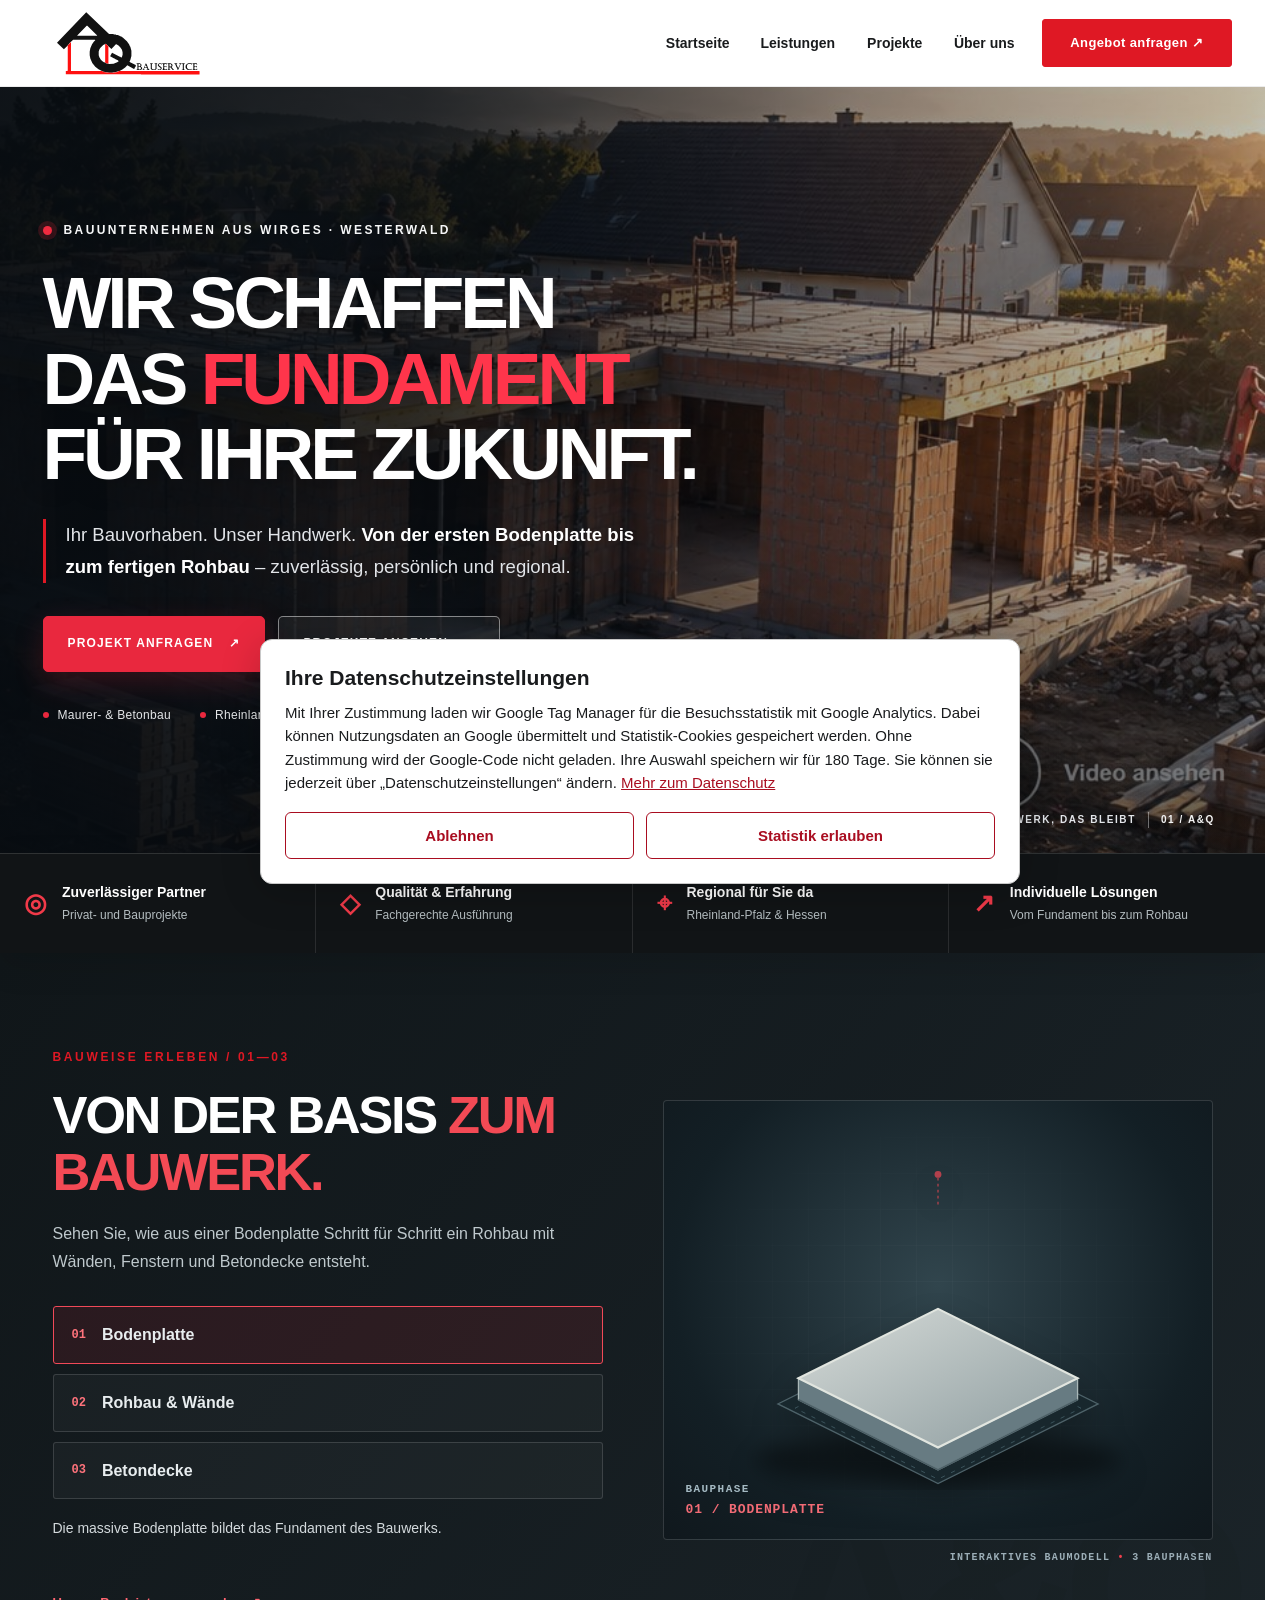
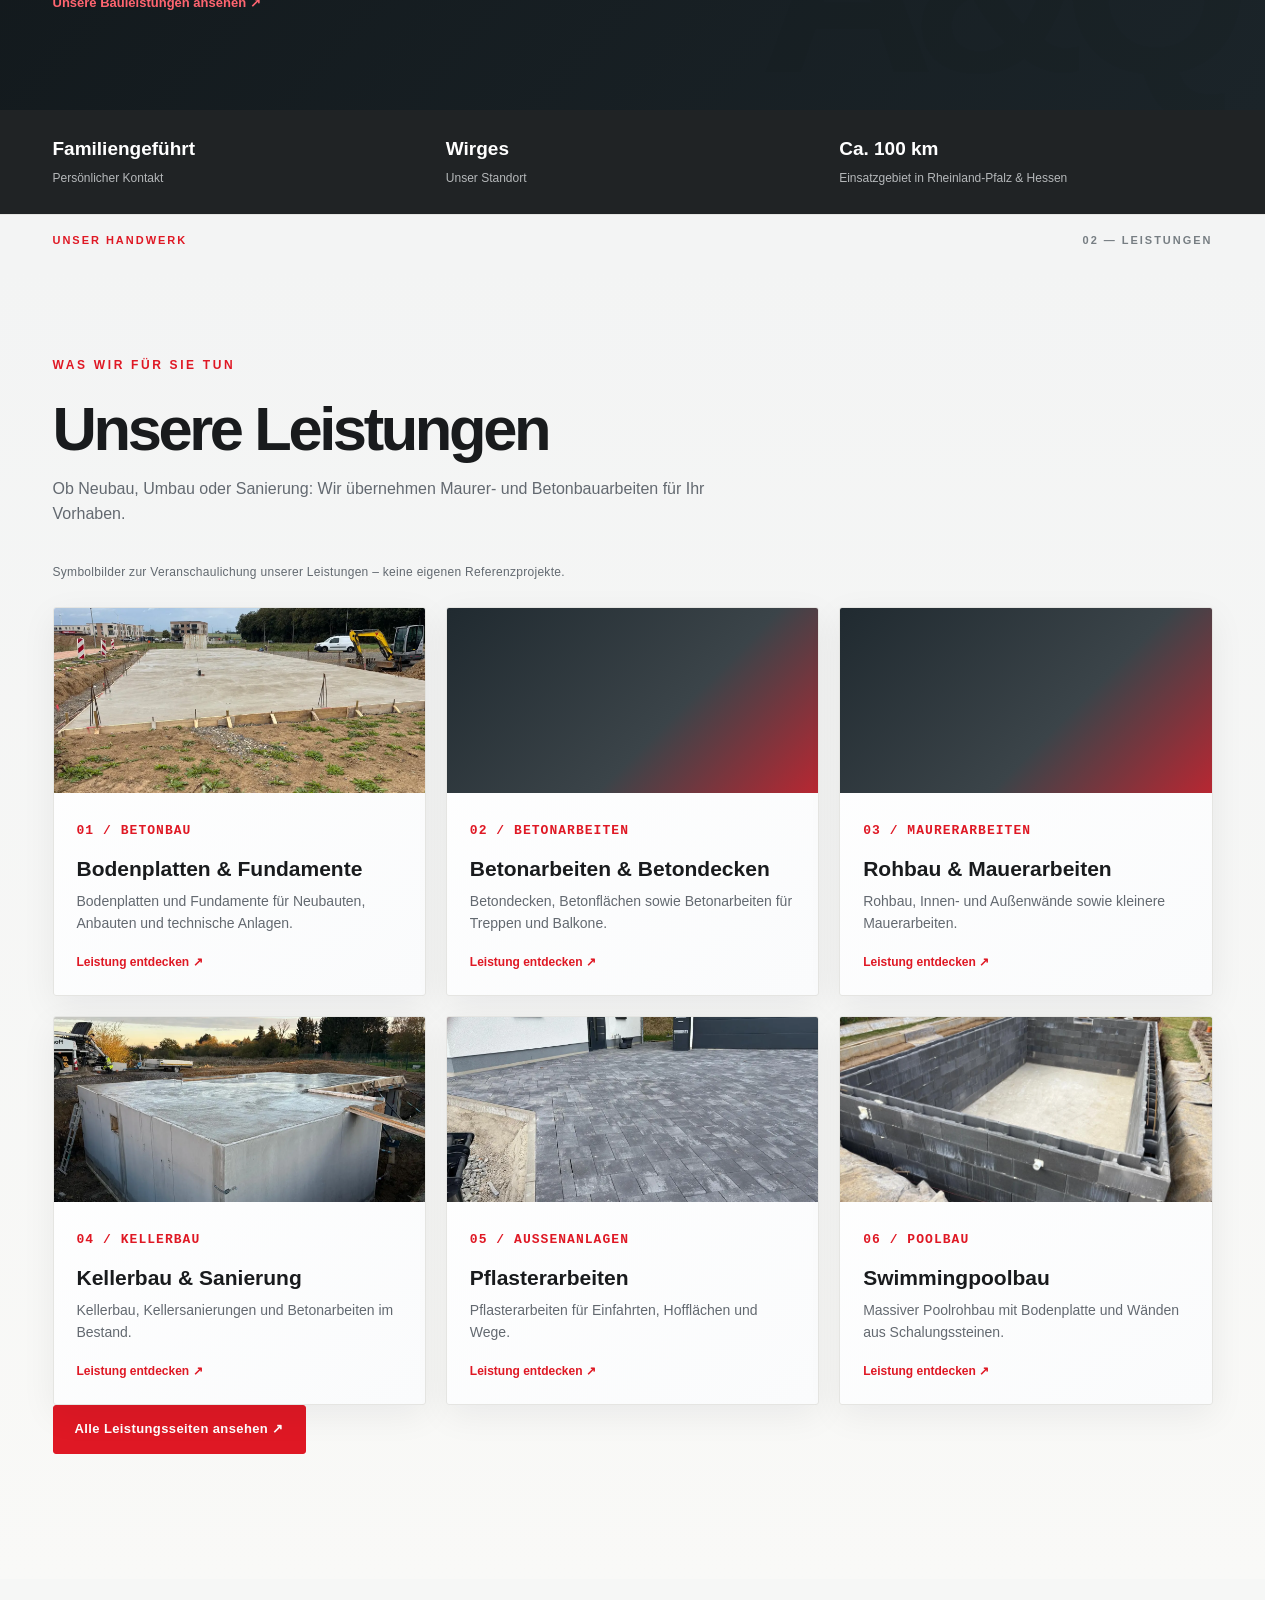
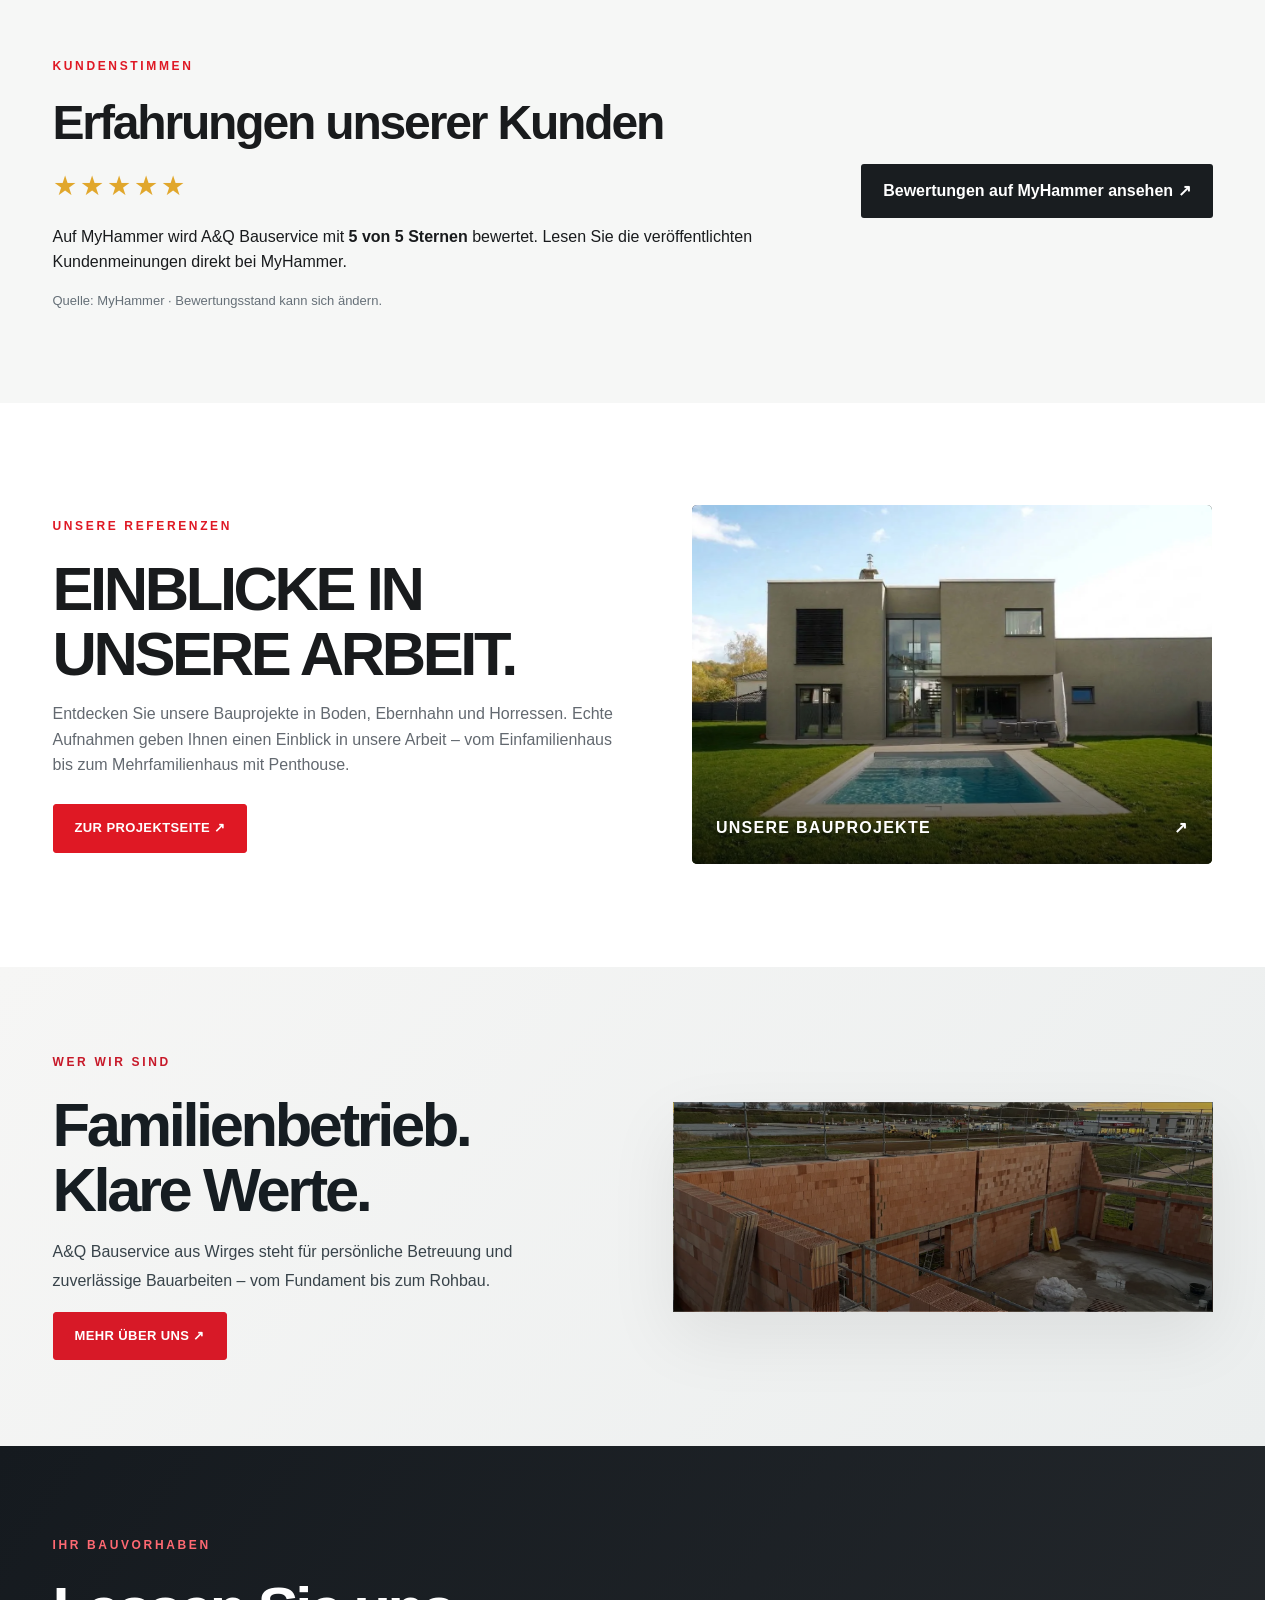
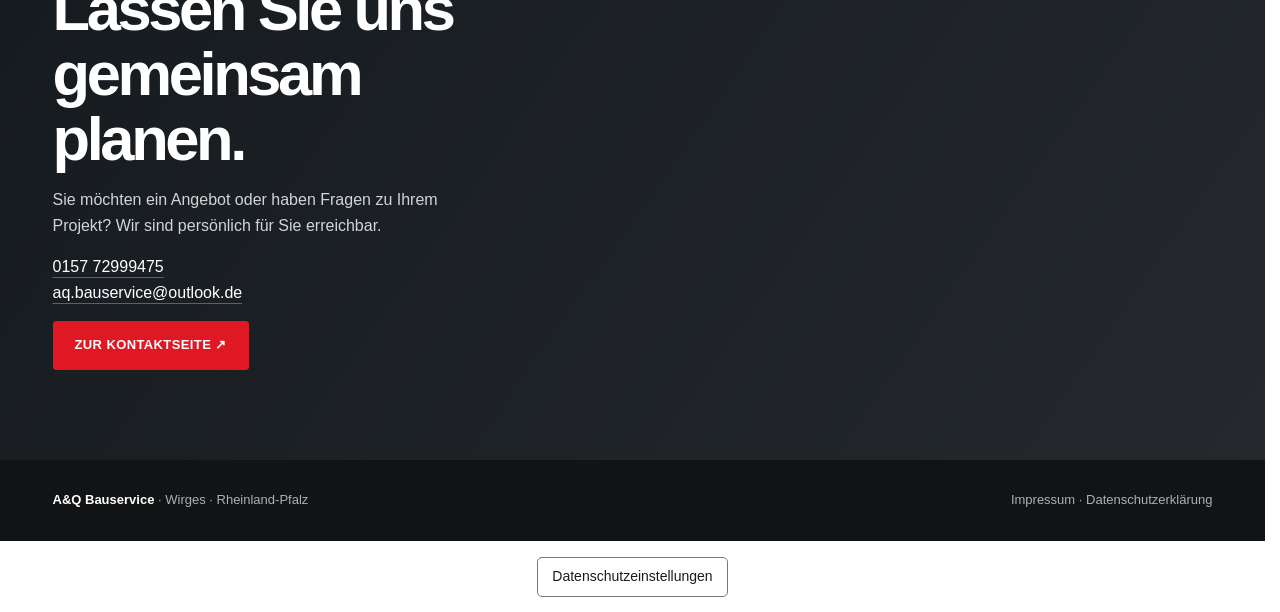
<file: index.html>
<!doctype html>
<html lang="de"><head><link rel="icon" type="image/svg+xml" href="/favicon.svg"><meta charset="utf-8"><meta name="viewport" content="width=device-width,initial-scale=1"><meta name="description" content="A&amp;Q Bauservice aus Wirges: Ihr Bauunternehmen für Bodenplatten, Fundamente, Betonarbeiten, Rohbau und Poolbau im Westerwald, in Montabaur und Koblenz."><title>A&amp;Q Bauservice | Bauunternehmen in Wirges &amp; Montabaur</title><style>
:root{--red:#df1824;--ink:#191b1d;--muted:#636970;--paper:#f7f7f5;--line:#e5e5e2}*{box-sizing:border-box}html{scroll-behavior:smooth}body{margin:0;font-family:Inter,Arial,Helvetica,sans-serif;color:var(--ink);background:white;line-height:1.6}a{color:inherit;text-decoration:none}button,input,textarea{font:inherit}button{cursor:pointer}.container{width:min(1160px,calc(100% - 44px));margin:auto}.top{background:#fff;position:sticky;top:0;z-index:20;border-bottom:1px solid #ececec}.nav{height:86px;display:flex;align-items:center;justify-content:space-between;gap:20px}.logo{display:block;background:#fff;padding:3px;border-radius:3px}.logo img{display:block;width:190px;max-height:63px;object-fit:contain}.links{display:flex;align-items:center;gap:27px;font-size:14px;font-weight:700}.links a:hover{color:var(--red)}.btn{display:inline-flex;align-items:center;justify-content:center;padding:13px 21px;background:var(--red);color:white;border:1px solid var(--red);border-radius:3px;font-weight:800;font-size:13px;letter-spacing:.03em;transition:.2s}.btn:hover{background:#b70f19}.btn-outline{background:transparent;border-color:#ffffff80}.btn-outline:hover{background:#ffffff20}.menu{display:none;background:none;border:0;font-size:27px}.hero{position:relative;isolation:isolate;overflow:hidden;background:linear-gradient(112deg,#141618 20%,#272b2e 70%,#111315);color:#fff;min-height:640px;display:flex;align-items:center}.hero:before{content:"";position:absolute;inset:0;background:repeating-linear-gradient(135deg,transparent 0 90px,#ffffff05 90px 91px),radial-gradient(circle at 80% 40%,#d51a2538,transparent 40%);z-index:-1}.hero:after{content:"AQ";position:absolute;right:-3%;bottom:-26%;font-size:clamp(250px,42vw,650px);font-weight:900;color:#ffffff07;line-height:1;z-index:-1}.hero-content{padding:110px 0;max-width:870px}.eyebrow{font-size:12px;font-weight:900;letter-spacing:.22em;text-transform:uppercase;color:var(--red);margin:0 0 20px}.hero .eyebrow{color:#ff5b62}.hero h1{font-size:clamp(43px,6.3vw,88px);line-height:1.04;letter-spacing:-.05em;margin:0 0 25px;max-width:850px}.hero h1 span{color:#fa3c48}.hero p{color:#d2d4d5;max-width:680px;font-size:18px;margin-bottom:32px}.actions{display:flex;flex-wrap:wrap;gap:12px}.facts{background:#202325;color:white}.fact-row{display:grid;grid-template-columns:repeat(3,1fr);gap:20px;padding:24px 0}.fact-row strong{display:block;font-size:19px}.fact-row span{font-size:12px;color:#b5b8ba}section{padding:90px 0}.section-title{font-size:clamp(32px,4vw,48px);letter-spacing:-.045em;line-height:1.12;margin:0 0 15px}.lead{color:var(--muted);max-width:680px;margin:0 0 36px}.services{background:var(--paper)}.cards{display:grid;grid-template-columns:repeat(3,1fr);gap:18px}.service{background:white;border:1px solid var(--line);padding:29px;min-height:235px;transition:.2s}.service:hover{transform:translateY(-3px);border-color:#d9a0a3}.service .num{color:var(--red);font-size:13px;font-weight:900}.service h3{font-size:21px;line-height:1.2;margin:25px 0 10px}.service p{font-size:14px;color:var(--muted);margin:0}.projects{background:white}.project-grid{display:grid;grid-template-columns:repeat(3,1fr);gap:18px}.project{background:#eceeed;min-height:250px;display:flex;flex-direction:column;justify-content:end;padding:25px;position:relative;overflow:hidden}.project:before{content:"";position:absolute;inset:0;background:linear-gradient(155deg,#c5c8c6,#727a7c);z-index:0}.project:nth-child(2):before{background:linear-gradient(155deg,#b5b5b2,#50575b)}.project:nth-child(3):before{background:linear-gradient(155deg,#d0d0cb,#6e7475)}.project>*{position:relative;color:white}.project strong{font-size:20px}.project span{font-size:12px;opacity:.9}.note{font-size:12px;color:var(--muted);margin-top:14px}.about{background:#1b1e20;color:white}.about-grid{display:grid;grid-template-columns:1fr 1fr;gap:80px;align-items:center}.about p{color:#c5c7c8}.about-art{min-height:360px;border:1px solid #ffffff20;background:linear-gradient(145deg,#303538,#16191b);display:grid;place-items:center;position:relative}.about-art:before{content:"";width:56%;aspect-ratio:1;border:24px solid var(--red);transform:rotate(45deg);opacity:.65}.about-art span{position:absolute;font-size:35px;font-weight:900;letter-spacing:-.06em}.contact{background:var(--paper)}.contact-grid{display:grid;grid-template-columns:.8fr 1.2fr;gap:70px}.contact-info{font-size:15px;color:var(--muted)}.form{background:white;padding:30px;border:1px solid var(--line)}.form label{font-size:13px;font-weight:700;display:block;margin-bottom:13px}.form input,.form textarea{display:block;width:100%;margin-top:6px;padding:12px;border:1px solid #d9d9d7;border-radius:2px;background:white}.form textarea{min-height:120px;resize:vertical}.form .btn{width:100%}.hint{font-size:12px;color:var(--muted)}#status{font-size:13px;font-weight:700}footer{background:#111314;color:#aeb1b2;padding:30px 0;font-size:13px}footer .container{display:flex;justify-content:space-between;gap:20px;flex-wrap:wrap}footer strong{color:white}@media(max-width:850px){.links{display:none;position:absolute;top:86px;left:0;right:0;background:white;flex-direction:column;align-items:stretch;padding:20px 25px;box-shadow:0 10px 20px #0002}.links.open{display:flex}.menu{display:block}.cards,.project-grid{grid-template-columns:repeat(2,1fr)}.about-grid,.contact-grid{grid-template-columns:1fr;gap:35px}.about-art{min-height:220px}}@media(max-width:550px){.container{width:min(100% - 32px,1160px)}.logo img{width:165px}.hero{min-height:550px}.hero-content{padding:75px 0}.hero p{font-size:16px}.fact-row{grid-template-columns:1fr;gap:12px}.cards,.project-grid{grid-template-columns:1fr}section{padding:64px 0}.form{padding:20px}.project{min-height:190px}}

/* A&Q – dezente moderne Interaktionen */
:root{--aq-ease:cubic-bezier(.22,1,.36,1)}
#aq-scroll-progress{position:fixed;top:0;left:0;height:3px;width:0;background:var(--red);z-index:100;pointer-events:none}
.top{transition:box-shadow .3s ease,background .3s ease}
.top.aq-scrolled{box-shadow:0 10px 30px #00000012}
.hero{isolation:isolate}
.hero:before{animation:aq-ambient 14s ease-in-out infinite alternate}
.hero:after{animation:aq-watermark 16s ease-in-out infinite alternate;pointer-events:none}
.hero-content>*{animation:aq-hero-enter .85s var(--aq-ease) both}
.hero-content>*:nth-child(2){animation-delay:.12s}
.hero-content>*:nth-child(3){animation-delay:.23s}
.hero-content>*:nth-child(4){animation-delay:.34s}
.hero .btn,.actions .btn{transition:transform .3s var(--aq-ease),background .3s ease,box-shadow .3s ease}
.hero .btn:hover,.actions .btn:hover{transform:translateY(-3px);box-shadow:0 12px 24px #0000002b}
.service{transition:transform .35s var(--aq-ease),box-shadow .35s ease,border-color .35s ease;position:relative;overflow:hidden}
.service:after{content:"";position:absolute;left:0;bottom:0;height:3px;width:100%;background:var(--red);transform:scaleX(0);transform-origin:left;transition:transform .45s var(--aq-ease)}
.service:hover{transform:translateY(-7px);box-shadow:0 18px 40px #00000012}
.service:hover:after{transform:scaleX(1)}
.project{overflow:hidden;transition:box-shadow .35s ease,transform .35s var(--aq-ease)}
.project img{transition:transform .8s var(--aq-ease)}
.project:hover img{transform:scale(1.055)}
.project:hover{box-shadow:0 16px 38px #00000026}
.aq-reveal{opacity:0;transform:translateY(28px);transition:opacity .75s ease,transform .75s var(--aq-ease)}
.aq-reveal.aq-visible{opacity:1;transform:none}
@keyframes aq-hero-enter{from{opacity:0;transform:translateY(24px)}to{opacity:1;transform:none}}
@keyframes aq-ambient{from{opacity:.7;transform:scale(1)}to{opacity:1;transform:scale(1.08)}}
@keyframes aq-watermark{from{transform:translateY(0)}to{transform:translateY(-18px)}}
@media(prefers-reduced-motion:reduce){html{scroll-behavior:auto}*,*:before,*:after{animation-duration:.01ms!important;animation-iteration-count:1!important;transition-duration:.01ms!important}.aq-reveal{opacity:1;transform:none}}

/* A&Q Future: technisches 3D-Architekturmotiv ohne externe Bibliotheken */
.aq-future-hero{background:linear-gradient(115deg,#111518 0%,#1c2226 58%,#111518 100%);min-height:700px}
.aq-future-hero:before{background:linear-gradient(110deg,#111518 0%,#111518ef 36%,#151b1e78 70%,transparent 100%),repeating-linear-gradient(0deg,transparent 0 47px,#ffffff07 48px),repeating-linear-gradient(90deg,transparent 0 47px,#ffffff07 48px);z-index:0}
.aq-future-hero:after{content:"A&Q";right:1%;bottom:3%;font-size:clamp(130px,22vw,350px);color:#ffffff06;z-index:0}
.aq-future-hero .hero-content{position:relative;z-index:2;max-width:760px}
.aq-future-hero h1{font-size:clamp(42px,5.9vw,79px);text-shadow:0 6px 28px #0005}
.aq-future-stage{position:absolute;inset:0 0 0 42%;overflow:hidden;pointer-events:none;z-index:1;perspective:950px;opacity:.95}
.aq-stage-grid{position:absolute;inset:-40%;background:linear-gradient(#d9edf010 1px,transparent 1px),linear-gradient(90deg,#d9edf010 1px,transparent 1px);background-size:48px 48px;transform:rotateX(62deg) rotateZ(-24deg) translateY(130px);mask-image:radial-gradient(ellipse at 60% 55%,black,transparent 65%)}
.aq-structure{--rx:-18deg;--ry:-28deg;position:absolute;top:48%;left:59%;width:280px;height:280px;transform-style:preserve-3d;transform:translate(-50%,-50%) rotateX(var(--rx)) rotateY(var(--ry)) rotateZ(-10deg);transition:transform .5s ease;animation:aq-structure-float 7s ease-in-out infinite alternate;filter:drop-shadow(0 26px 30px #0007)}
.aq-floor{position:absolute;width:250px;height:200px;left:15px;top:40px;background:linear-gradient(140deg,#a5b0b4cc,#3e4c55db);border:2px solid #c6d5d5a6;box-shadow:inset 0 0 0 12px #8b9da71a,0 0 0 1px #ffffff28;transform-style:preserve-3d}
.aq-floor-base{transform:translateZ(-80px)}
.aq-floor-top{transform:translateZ(85px);background:linear-gradient(140deg,#9eaeb65c,#303d457a);border-color:#c3d5dc8c}
.aq-pillar{position:absolute;width:12px;height:12px;background:#e6454d;box-shadow:0 0 0 3px #f1454c24,0 0 22px #e5324766;transform-style:preserve-3d}
.aq-pillar:after{content:"";position:absolute;left:0;top:0;width:12px;height:165px;background:linear-gradient(90deg,#ff626b,#a70f1d);transform-origin:top;transform:rotateX(90deg)}
.aq-p1{left:15px;top:40px;transform:translateZ(85px)}.aq-p2{left:253px;top:40px;transform:translateZ(85px)}.aq-p3{left:15px;top:228px;transform:translateZ(85px)}.aq-p4{left:253px;top:228px;transform:translateZ(85px)}
.aq-beam{position:absolute;height:7px;background:linear-gradient(90deg,#f3545e,#95121c);box-shadow:0 0 18px #d9223840;transform:translateZ(93px)}
.aq-beam-a{left:15px;top:40px;width:250px}.aq-beam-b{left:15px;top:228px;width:250px}
.aq-structure-glow{position:absolute;inset:0;border-radius:50%;background:#e52a371b;filter:blur(55px);transform:translateZ(-120px)}
.aq-stage-caption{position:absolute;right:6%;bottom:8%;font:700 10px/1.5 monospace;letter-spacing:.2em;color:#d3dce3a0}.aq-stage-caption span{color:#f15a61;margin-left:12px}
@keyframes aq-structure-float{0%{translate:0 0}100%{translate:0 -17px}}
.aq-future-hero .eyebrow:before{content:"";display:inline-block;width:24px;height:2px;background:#fa4b55;vertical-align:middle;margin-right:12px}
.aq-future-hero .btn{border-radius:2px}
.aq-future-hero .btn-outline{backdrop-filter:blur(8px)}
.services .service{background:linear-gradient(145deg,#fff,#fafbfc);border-radius:3px}
.services .service .num{font-family:monospace;letter-spacing:.08em}
.projects .project{border-radius:3px}
@media(max-width:850px){.aq-future-stage{left:25%;opacity:.32}.aq-structure{left:70%;scale:.8}.aq-future-hero:before{background:linear-gradient(90deg,#111518f7 0%,#111518e0 58%,#1115187a 100%)}}
@media(max-width:550px){.aq-future-hero{min-height:650px}.aq-future-stage{left:10%;opacity:.19}.aq-structure{scale:.65;left:75%}.aq-stage-caption{display:none}.aq-future-hero .hero-content{padding:90px 0}}
@media(prefers-reduced-motion:reduce){.aq-structure{animation:none!important;transition:none!important}}

/* Eigenständiger interaktiver 3D-Bauteilbereich */
.aq-build-section{background:linear-gradient(130deg,#101619,#1b2429);color:#fff;padding:95px 0;overflow:hidden}
.aq-build-layout{display:grid;grid-template-columns:minmax(0,1fr) minmax(0,1fr);align-items:center;gap:60px}
.aq-build-copy .section-title{font-size:clamp(34px,4.1vw,57px);line-height:1.08}
.aq-build-copy .section-title span{color:#f34a55}
.aq-build-intro{max-width:510px;color:#bfc9cd;line-height:1.75;margin:20px 0 30px}
.aq-build-controls{display:grid;gap:10px}
.aq-build-tab{display:flex;align-items:center;gap:16px;width:100%;text-align:left;padding:15px 18px;border:1px solid #ffffff24;background:#ffffff08;color:#e8edef;border-radius:3px;font-weight:750;transition:background .25s,border-color .25s,transform .25s}
.aq-build-tab span{font:700 12px monospace;color:#ff737c}
.aq-build-tab:hover{background:#ffffff14;transform:translateX(3px)}
.aq-build-tab.is-active{background:#e326341d;border-color:#f14958}
.aq-build-description{min-height:54px;color:#d4dadd;font-size:14px;margin:18px 0}
.aq-build-link{color:#ff6570;font-weight:800;font-size:13px;text-decoration:none}
.aq-build-link:hover{text-decoration:underline}
.aq-build-visual{min-width:0}
.aq-build-stage{height:430px;position:relative;overflow:hidden;border:1px solid #ffffff25;border-radius:4px;background:radial-gradient(ellipse at 60% 45%,#354954 0%,#172126 52%,#101719 100%);perspective:950px}
.aq-build-stage .aq-future-stage{position:absolute;inset:0;opacity:1;z-index:1}
.aq-build-stage .aq-stage-grid{inset:-45%;opacity:.85}
.aq-build-stage .aq-structure{left:50%;top:51%;scale:1.05;transition:transform .5s ease}
.aq-build-stage .aq-stage-caption{bottom:7%;right:7%}
.aq-build-stage .aq-floor,.aq-build-stage .aq-pillar,.aq-build-stage .aq-beam{transition:opacity .4s ease,filter .4s ease}
.aq-build-stage[data-part="base"] .aq-floor-top,.aq-build-stage[data-part="base"] .aq-pillar,.aq-build-stage[data-part="base"] .aq-beam{opacity:.18}
.aq-build-stage[data-part="pillars"] .aq-floor-top{opacity:.22}
.aq-build-stage[data-part="top"] .aq-floor-base,.aq-build-stage[data-part="top"] .aq-pillar{opacity:.4}
.aq-build-hint{margin-top:12px;text-align:right;font:700 10px monospace;letter-spacing:.13em;color:#9caeb7}
.aq-build-hint span{color:#ef3f4d}
@media(max-width:850px){.aq-build-layout{grid-template-columns:1fr;gap:25px}.aq-build-section{padding:65px 0}.aq-build-stage{height:350px}.aq-build-stage .aq-future-stage{left:0;opacity:1}.aq-build-stage .aq-structure{left:50%;scale:.86}}
@media(max-width:550px){.aq-build-stage{height:300px}.aq-build-stage .aq-structure{scale:.72}.aq-build-stage .aq-stage-caption{display:block;bottom:5%;font-size:8px}}

/* Dreistufige isometrische Hausbau-Visualisierung */
.aq-house-stage{background:radial-gradient(ellipse at 50% 42%,#31454d,#131f25 68%,#10181d);display:grid;place-items:center}
.aq-house-stage:before{content:"";position:absolute;inset:0;background:linear-gradient(#ffffff07 1px,transparent 1px),linear-gradient(90deg,#ffffff07 1px,transparent 1px);background-size:36px 36px;mask-image:radial-gradient(ellipse,black,transparent 77%);pointer-events:none}
.aq-house-svg{display:block;position:relative;width:100%;height:100%;max-width:640px;overflow:visible;filter:drop-shadow(0 14px 15px #0004)}
.aq-house-walls,.aq-house-roof{transform-box:fill-box;transform-origin:center bottom;transition:opacity .55s ease,transform .7s cubic-bezier(.22,1,.36,1)}
.aq-house-stage[data-part="base"] .aq-house-walls{opacity:0;transform:translateY(-12px) scaleY(.9)}
.aq-house-stage[data-part="base"] .aq-house-roof,.aq-house-stage[data-part="pillars"] .aq-house-roof{opacity:0;transform:translateY(-35px)}
.aq-house-stage[data-part="pillars"] .aq-house-walls,.aq-house-stage[data-part="top"] .aq-house-walls,.aq-house-stage[data-part="top"] .aq-house-roof{opacity:1;transform:none}
.aq-house-marker{opacity:.7}
.aq-house-label{position:absolute;bottom:18px;left:22px;font:700 11px/1.7 monospace;letter-spacing:.13em;color:#a5bac3}
.aq-house-label strong{display:block;color:#f26b75;font-size:13px;letter-spacing:.07em}
.aq-house-stage{height:440px}
@media(max-width:850px){.aq-house-stage{height:380px}}
@media(max-width:550px){.aq-house-stage{height:290px}.aq-house-label{bottom:10px;left:12px;font-size:9px}.aq-house-label strong{font-size:10px}}
@media(prefers-reduced-motion:reduce){.aq-house-walls,.aq-house-roof{transition:none!important}}
.services .aq-service-photo{display:flex;flex-direction:column;padding:0;overflow:hidden;color:inherit;text-decoration:none;min-height:0}.aq-service-photo>img{display:block;width:100%;height:185px;object-fit:cover;transition:transform .6s cubic-bezier(.22,1,.36,1)}.aq-service-photo:hover>img{transform:scale(1.045)}.aq-service-content{display:block;padding:23px;flex:1}.aq-service-photo h3{margin:14px 0 9px}.aq-service-more{display:block;margin-top:18px;color:var(--red);font-size:12px;font-weight:900}.aq-review-section{background:#f6f7f6;padding:78px 0}.aq-review-wrap{display:grid;grid-template-columns:1fr auto;align-items:center;gap:30px}.aq-review-stars{color:#e1a72c;font-size:27px;letter-spacing:.12em}.aq-review-note{font-size:13px;color:#667078}.aq-review-link{display:inline-flex;padding:14px 22px;background:#191d20;color:#fff;border-radius:3px;font-weight:800}.aq-review-link:hover{background:#d71920}@media(max-width:700px){.aq-review-wrap{grid-template-columns:1fr}.aq-service-photo>img{height:190px}}/* Neue Bildbühne: regionaler Rohbau statt Luxusvilla */
.hero.aq-future-hero{position:relative;isolation:isolate;overflow:hidden;min-height:650px;background:#101519!important;display:flex;align-items:center}
.hero.aq-future-hero:before{content:"";position:absolute;inset:-3%;z-index:-2;background:url("projekt-07.webp") center 53%/cover no-repeat;animation:aq-hero-camera 24s ease-in-out infinite alternate;will-change:transform}
.hero.aq-future-hero:after{content:"";display:block!important;position:absolute;inset:0;z-index:-1;pointer-events:none;background:linear-gradient(90deg,rgba(9,13,17,.92) 0%,rgba(9,13,17,.76) 38%,rgba(9,13,17,.24) 76%,rgba(9,13,17,.15) 100%),linear-gradient(0deg,rgba(8,12,16,.37),transparent 35%)}
.hero.aq-future-hero .hero-content{position:relative;z-index:2;width:100%;padding-top:105px;padding-bottom:115px}
.hero.aq-future-hero .hero-content h1{max-width:900px;font-size:clamp(42px,5.1vw,76px);line-height:1.07;letter-spacing:-.035em}
.hero.aq-future-hero .hero-content>p:not(.eyebrow){max-width:650px}
.hero.aq-future-hero .eyebrow{letter-spacing:.2em;font-size:13px}
.aq-hero-caption{position:absolute;bottom:24px;right:max(26px,calc((100vw - 1180px)/2));z-index:2;color:#ffffffbd;font:700 11px/1.6 Arial,sans-serif;letter-spacing:.1em;text-transform:uppercase}
.aq-hero-caption:before{content:"";display:inline-block;width:25px;height:1px;background:#ed3745;vertical-align:middle;margin-right:10px}
@keyframes aq-hero-camera{0%{transform:scale(1.03) translate3d(-.5%,0,0)}100%{transform:scale(1.13) translate3d(1.1%,-.6%,0)}}
@media(max-width:760px){.hero.aq-future-hero{min-height:620px}.hero.aq-future-hero:after{background:linear-gradient(90deg,#0b1015e8,#0b10159c)}.hero.aq-future-hero .hero-content{padding-top:85px;padding-bottom:100px}.hero.aq-future-hero .hero-content h1{font-size:clamp(36px,9vw,54px)}.aq-hero-caption{left:20px;right:auto;bottom:18px}}
@media(prefers-reduced-motion:reduce){.hero.aq-future-hero:before{animation:none}}

/* Filmischer Startbereich nach Architektur-Entwurf */
.hero.aq-future-hero{min-height:690px}
.hero.aq-future-hero:before{background-position:center 48%;animation:aq-hero-camera 27s ease-in-out infinite alternate}
.hero.aq-future-hero:after{background:linear-gradient(90deg,rgba(8,11,13,.95) 0%,rgba(8,11,13,.82) 32%,rgba(8,11,13,.35) 66%,rgba(8,11,13,.18) 100%),linear-gradient(0deg,rgba(8,11,13,.55),transparent 34%)}
.hero.aq-future-hero .hero-content{padding-top:100px;padding-bottom:100px}
.hero.aq-future-hero .hero-content h1{max-width:790px;font-size:clamp(45px,4.8vw,73px);line-height:1.06}
.hero.aq-future-hero .hero-content>p:not(.eyebrow){max-width:620px}
.hero.aq-future-hero .eyebrow{color:#fff;font-size:12px;letter-spacing:.22em}
.hero.aq-future-hero .eyebrow:before{content:"";display:inline-block;width:55px;height:2px;background:#ee2739;vertical-align:middle;margin-right:14px}
.aq-hero-trust{background:#111416;color:#fff;display:grid;grid-template-columns:repeat(4,minmax(0,1fr));border-top:1px solid #ffffff20}
.aq-hero-trust-item{padding:28px 24px;border-right:1px solid #ffffff1b;display:flex;gap:15px;align-items:center}
.aq-hero-trust-item:last-child{border-right:0}
.aq-hero-trust-icon{font-size:26px;color:#f13a49;font-weight:900;line-height:1}
.aq-hero-trust-item strong{display:block;font-size:14px;line-height:1.5}
.aq-hero-trust-item span:last-child{display:block;font-size:12px;color:#b4bdc0;margin-top:3px}
@media(max-width:850px){.aq-hero-trust{grid-template-columns:repeat(2,minmax(0,1fr))}.aq-hero-trust-item{border-bottom:1px solid #ffffff1b}}
@media(max-width:550px){.hero.aq-future-hero{min-height:620px}.hero.aq-future-hero .hero-content h1{font-size:clamp(37px,10vw,53px)}.aq-hero-trust-item{padding:20px 13px;gap:10px}.aq-hero-trust-item strong{font-size:12px}.aq-hero-trust-item span:last-child{font-size:11px}.aq-hero-trust-icon{font-size:21px}}

/* KI-Hero: nutzt das neue Motiv, sobald die Bilddatei im Repository liegt. */
.hero.aq-future-hero:before{background-image:url("aq-hero-ki.jpg"),url("projekt-07.webp");background-position:center center;background-size:cover}

/* Video-Hintergrund mit Bild-Fallback, datensparsam lokal gehostet */
.hero.aq-future-hero .aq-hero-video{position:absolute;inset:0;width:100%;height:100%;object-fit:cover;object-position:center 48%;z-index:-2;pointer-events:none}
.hero.aq-future-hero:has(.aq-hero-video) .hero-content{z-index:2}
@media(prefers-reduced-motion:reduce){.hero.aq-future-hero .aq-hero-video{display:none}}

/* Statisches KI-Bild: kein Video und keine Kamerafahrt */
.hero.aq-future-hero:before{background-image:url("aq-hero-ki.jpg"),url("projekt-07.webp");animation:none!important;transform:none!important;will-change:auto}
.hero.aq-future-hero .aq-hero-video,.hero.aq-future-hero .aq-video-play,.hero.aq-future-hero .video-play{display:none!important}

/* Definitiv statischer Startbereich: sämtliche älteren Bewegungsregeln überschreiben */
html body .hero.aq-future-hero::before{animation-name:none!important;animation:none!important;transition:none!important;transform:none!important;background-image:url("aq-hero-ki.jpg")!important;background-repeat:no-repeat!important;background-size:cover!important;background-position:center center!important;inset:0!important}
html body .hero.aq-future-hero::after{animation:none!important;transition:none!important;transform:none!important}
html body .hero.aq-future-hero .hero-content{animation:none!important;transform:none!important}

/* Rohbauvideo als ruhiger Hintergrund, überlagert für gut lesbaren Text */
html body .hero.aq-future-hero{isolation:isolate}
html body .hero.aq-future-hero .aq-hero-video{display:block!important;position:absolute;inset:0;width:100%;height:100%;object-fit:cover;object-position:center center;z-index:0;pointer-events:none}
html body .hero.aq-future-hero::before{z-index:-1!important}
html body .hero.aq-future-hero::after{z-index:1!important;pointer-events:none}
html body .hero.aq-future-hero .hero-content,html body .hero.aq-future-hero .aq-hero-caption{position:relative;z-index:2}
@media(prefers-reduced-motion:reduce){html body .hero.aq-future-hero .aq-hero-video{display:none!important}}

/* Hero refresh 2026: premium typography and clear conversion path; keep real MP4 */
html body .hero.aq-future-hero{min-height:clamp(650px,80svh,850px)!important;padding:104px 0 110px!important;display:flex;align-items:center;overflow:hidden}
html body .hero.aq-future-hero .aq-hero-video{display:block!important;position:absolute;inset:0;width:100%;height:100%;object-fit:cover;object-position:center 47%;z-index:0;pointer-events:none}
html body .hero.aq-future-hero::after{z-index:1!important;background:linear-gradient(90deg,rgba(7,12,17,.93) 0%,rgba(7,12,17,.84) 33%,rgba(7,12,17,.45) 68%,rgba(7,12,17,.25) 100%),linear-gradient(0deg,rgba(7,12,17,.5),transparent 40%)!important}
html body .hero.aq-future-hero .hero-content{width:100%;max-width:1180px!important;padding-top:30px!important;padding-bottom:18px!important;position:relative;z-index:2}
html body .hero.aq-future-hero .eyebrow{font-size:12px!important;letter-spacing:.2em!important;color:#f5f6f7!important;font-weight:750!important;display:flex;align-items:center;gap:12px;margin:0 0 25px!important}
.aq-hero-eyebrow-dot{display:inline-block;width:9px;height:9px;background:#f02b40;border-radius:50%;box-shadow:0 0 0 5px rgba(240,43,64,.18);flex:none}
html body .hero.aq-future-hero .eyebrow::before{display:none!important}
html body .hero.aq-future-hero h1{font-size:clamp(44px,5.7vw,82px)!important;line-height:1.035!important;letter-spacing:-.055em!important;max-width:950px!important;margin:0 0 27px!important;font-weight:900!important;text-wrap:balance;text-shadow:0 2px 24px rgba(0,0,0,.16)}
html body .hero.aq-future-hero h1 span{color:#ff354b!important}
html body .hero.aq-future-hero .aq-hero-lead{font-size:clamp(16px,1.45vw,19px)!important;line-height:1.72!important;color:#e2e5e9!important;max-width:630px!important;margin:0 0 33px!important}
html body .hero.aq-future-hero .aq-hero-lead strong{color:#fff;font-weight:650}
html body .hero.aq-future-hero .actions{display:flex!important;flex-wrap:wrap;gap:13px!important;margin-bottom:34px!important}
html body .hero.aq-future-hero .actions .btn{display:inline-flex!important;align-items:center;justify-content:center;gap:16px;min-height:56px;padding:16px 24px!important;font-size:12px!important;letter-spacing:.095em!important;font-weight:800!important;border-radius:5px!important;transition:transform .2s ease,background .2s ease,border-color .2s ease!important}
html body .hero.aq-future-hero .actions .btn:hover{transform:translateY(-2px)}
html body .hero.aq-future-hero .actions .btn:not(.btn-outline){background:#e9283e!important;color:#fff!important;border:1px solid #e9283e!important;box-shadow:0 10px 30px rgba(233,40,62,.2)}
html body .hero.aq-future-hero .actions .btn-outline{background:rgba(255,255,255,.06)!important;color:#fff!important;border:1px solid rgba(255,255,255,.48)!important;backdrop-filter:blur(7px)}
html body .hero.aq-future-hero .actions .btn-outline:hover{background:rgba(255,255,255,.16)!important}
.aq-hero-meta{display:flex;flex-wrap:wrap;gap:12px 29px;color:#e4e6e8;font-size:12px;letter-spacing:.025em}
.aq-hero-meta span{display:inline-flex;align-items:center;gap:9px}
.aq-hero-meta i{display:inline-block;width:6px;height:6px;background:#e9283e;border-radius:50%}
html body .hero.aq-future-hero .aq-hero-caption{position:absolute!important;z-index:2!important;bottom:25px!important;right:max(28px,calc((100vw - 1180px)/2))!important;display:flex!important;align-items:center;gap:12px;color:#e2e5e9!important;font-size:10px!important;letter-spacing:.16em!important;text-transform:uppercase}
.aq-hero-caption-line{height:1px;width:30px;background:#ef3449}
.aq-hero-caption-index{color:#f4f4f4;border-left:1px solid rgba(255,255,255,.4);padding-left:12px}
html body .aq-hero-trust{position:relative;z-index:3;box-shadow:0 12px 32px rgba(0,0,0,.12)}
@media(max-width:760px){
 html body .hero.aq-future-hero{min-height:710px!important;padding:104px 0 86px!important;align-items:center}
 html body .hero.aq-future-hero::after{background:linear-gradient(90deg,rgba(7,12,17,.9),rgba(7,12,17,.55)),linear-gradient(0deg,rgba(7,12,17,.72),transparent 55%)!important}
 html body .hero.aq-future-hero .aq-hero-video{object-position:60% center}
 html body .hero.aq-future-hero .hero-content{padding-top:0!important}
 html body .hero.aq-future-hero h1{font-size:clamp(39px,9vw,62px)!important;letter-spacing:-.047em!important}
 html body .hero.aq-future-hero .eyebrow{font-size:10px!important;letter-spacing:.12em!important}
 html body .hero.aq-future-hero .actions{gap:10px!important}
 html body .hero.aq-future-hero .actions .btn{min-height:52px;padding:14px 17px!important}
 html body .hero.aq-future-hero .aq-hero-caption{bottom:16px!important;right:18px!important;font-size:9px!important}
}
@media(max-width:420px){html body .hero.aq-future-hero{min-height:730px!important}html body .hero.aq-future-hero .actions .btn{width:100%;justify-content:space-between}html body .hero.aq-future-hero .aq-hero-caption{display:none!important}}
@media(prefers-reduced-motion:reduce){html body .hero.aq-future-hero .actions .btn{transition:none!important}}

.aq-contact-direct{display:flex;flex-direction:column;gap:13px;margin-top:25px}.aq-contact-direct a{display:inline-flex;align-items:center;width:fit-content;color:inherit;font-weight:750;text-decoration:none;overflow-wrap:anywhere}.aq-contact-direct a:hover{color:#ee3046}

/* Mobile usability pass – October 2026 */
html{overflow-x:clip}body{max-width:100%;overflow-x:clip}img,video,svg{max-width:100%}img{height:auto}a,button,input,textarea,select{touch-action:manipulation}input,textarea,select{max-width:100%;min-width:0}a:focus-visible,button:focus-visible,input:focus-visible,textarea:focus-visible{outline:3px solid #e9283e;outline-offset:3px}
@media(max-width:760px){body{overflow-wrap:break-word}h1,h2,h3{text-wrap:balance}button,a.btn{min-height:44px}input,textarea,select{font-size:16px!important}section{scroll-margin-top:75px}}
@media(max-width:420px){h1,h2,h3{overflow-wrap:break-word}p{overflow-wrap:break-word}}

@media(max-width:760px){html body .hero.aq-future-hero{min-height:680px!important;padding:88px 0 72px!important}html body .hero.aq-future-hero .hero-content{width:min(100% - 36px,1160px)!important;margin-inline:auto!important}html body .hero.aq-future-hero h1{font-size:clamp(36px,9vw,56px)!important;line-height:1.08!important}html body .hero.aq-future-hero .aq-hero-lead{font-size:16px!important;line-height:1.58!important}html body .hero.aq-future-hero .aq-hero-video{object-position:55% center}html body .hero.aq-future-hero .actions .btn{min-height:50px!important}html body .aq-hero-trust{display:grid!important;grid-template-columns:repeat(2,minmax(0,1fr))!important}html body .aq-hero-trust-item{min-width:0!important}html body .contact-grid,html body .aq-build-layout{grid-template-columns:minmax(0,1fr)!important}}
@media(max-width:480px){html body .hero.aq-future-hero{min-height:700px!important}html body .hero.aq-future-hero .actions{flex-direction:column!important}html body .hero.aq-future-hero .actions .btn{width:100%!important}html body .aq-hero-trust{grid-template-columns:minmax(0,1fr)!important}html body .hero.aq-future-hero .aq-hero-meta{gap:8px 15px!important}}
@media(prefers-reduced-motion:reduce){html body .hero.aq-future-hero .aq-hero-video{display:none!important}}

/* Dedicated projects and about pages: compact homepage previews */
.aq-project-preview{padding:clamp(60px,8vw,112px) 0;background:#f5f5f3}.aq-project-preview-grid{display:grid;grid-template-columns:1.05fr .95fr;gap:clamp(28px,5vw,80px);align-items:center}.aq-project-preview .section-title{max-width:650px}.aq-project-preview .lead{max-width:600px;margin-bottom:26px}.aq-project-preview-image{position:relative;display:block;min-height:310px;aspect-ratio:1.45;overflow:hidden;border-radius:5px;background:#252525}.aq-project-preview-image img{width:100%;height:100%;position:absolute;inset:0;object-fit:cover;transition:transform .5s ease}.aq-project-preview-image:hover img{transform:scale(1.045)}.aq-project-preview-image:after{content:"";position:absolute;inset:45% 0 0;background:linear-gradient(transparent,rgba(0,0,0,.75))}.aq-project-preview-image>span{position:absolute;z-index:1;bottom:24px;left:24px;right:24px;color:white;font-weight:800;letter-spacing:.08em;display:flex;justify-content:space-between}.aq-home-teaser.about{padding:clamp(50px,7vw,86px) 0}.aq-home-teaser.about .about-art{min-height:210px}@media(max-width:760px){.aq-project-preview-grid{grid-template-columns:1fr}.aq-project-preview-image{min-height:230px;aspect-ratio:1.5}.aq-home-teaser.about .about-art{display:none}}
.aq-project-preview-placeholder{min-height:320px;display:flex;flex-direction:column;justify-content:space-between;position:relative;overflow:hidden;padding:clamp(26px,4vw,45px);background:radial-gradient(circle at 90% 80%,#4d2028,transparent 45%),linear-gradient(135deg,#202228,#101115);color:#fff;border-left:5px solid #df1824}.aq-project-preview-placeholder span{font-size:12px;font-weight:800;letter-spacing:.2em;color:#fa5865}.aq-project-preview-placeholder strong{font-size:clamp(36px,5vw,70px);line-height:.98;letter-spacing:-.06em}.aq-project-preview-placeholder i{position:absolute;right:25px;bottom:12px;font-size:95px;color:#e82738;font-style:normal;opacity:.65}
/* Universal site navigation: same layout on every page */
.top{position:sticky!important;top:0!important;z-index:100!important;background:#fff!important;border-bottom:1px solid #ececec!important}.top .nav{width:min(1160px,calc(100% - 44px))!important;max-width:none!important;margin:0 auto!important;min-height:86px!important;height:86px!important;padding:0!important;display:flex!important;flex-direction:row!important;align-items:center!important;justify-content:space-between!important;gap:20px!important}.top .logo{width:196px!important;min-width:196px!important;max-width:196px!important;height:69px!important;max-height:69px!important;display:flex!important;align-items:center!important;justify-content:center!important;padding:3px!important;background:#fff!important;border-radius:3px!important;flex-shrink:0!important}.top .logo img{display:block!important;width:190px!important;max-width:190px!important;height:63px!important;max-height:63px!important;object-fit:contain!important}.top .links{display:flex!important;flex-direction:row!important;align-items:center!important;gap:clamp(12px,2vw,27px)!important;font-size:14px!important;font-weight:700!important}.top .links>a:not(.btn){color:#191b1d!important}.top .links>a:not(.btn):hover,.top .links>a[aria-current="page"]:not(.btn){color:#d71920!important}.top .links .btn{background:#df1824!important;border:1px solid #df1824!important;color:#fff!important;padding:13px 19px!important;white-space:nowrap!important;border-radius:3px!important;font-size:13px!important;font-weight:800!important;display:inline-flex!important;align-items:center!important;justify-content:center!important;text-decoration:none!important}.top .menu{display:none!important;border:0!important;background:transparent!important;font-size:27px!important;color:#191b1d!important;cursor:pointer!important}
@media(max-width:850px){.top .nav{height:76px!important;min-height:76px!important}.top .logo{width:172px!important;min-width:172px!important;max-width:172px!important;height:62px!important;max-height:62px!important}.top .logo img{width:166px!important;max-width:166px!important;height:56px!important;max-height:56px!important}.top .menu{display:block!important;margin-left:auto!important}.top .links{display:none!important;position:absolute!important;top:76px!important;left:0!important;right:0!important;background:#fff!important;flex-direction:column!important;align-items:stretch!important;gap:0!important;padding:14px 22px 22px!important;box-shadow:0 16px 26px #0002!important}.top .links.open{display:flex!important}.top .links>a{display:block!important;padding:12px 4px!important}.top .links .btn{margin-top:8px!important;text-align:center!important}}

/* Pixel-consistent navigation across every page */
html{scrollbar-gutter:stable}.top,.top *{box-sizing:border-box!important}.top{font-family:Arial,Helvetica,sans-serif!important;font-size:14px!important;line-height:1.35!important;letter-spacing:normal!important}.top .nav{font-family:Arial,Helvetica,sans-serif!important;line-height:1.35!important}.top .links{font-family:Arial,Helvetica,sans-serif!important;font-size:14px!important;line-height:20px!important;letter-spacing:0!important}.top .links>a:not(.btn){display:inline-flex!important;align-items:center!important;justify-content:center!important;font-family:Arial,Helvetica,sans-serif!important;font-size:14px!important;font-weight:700!important;line-height:20px!important;letter-spacing:0!important;padding:0!important;margin:0!important;white-space:nowrap!important}.top .links .btn{font-family:Arial,Helvetica,sans-serif!important;font-size:13px!important;font-weight:800!important;line-height:20px!important;letter-spacing:.03em!important;min-height:48px!important;margin:0!important;box-shadow:none!important;transform:none!important}.top .links .btn:hover{transform:none!important}.top .logo,.top .logo img{transform:none!important;transition:none!important}.top .links>a[aria-current="page"]:not(.btn){font-weight:700!important}
@media(max-width:850px){.top .links>a:not(.btn){display:flex!important;justify-content:flex-start!important;padding:12px 4px!important}.top .links .btn{margin-top:8px!important}}

/* Final navbar stability: identical measured geometry on all pages */
.top{height:87px!important;min-height:87px!important;max-height:87px!important;box-shadow:none!important;transition:none!important}.top.aq-scrolled{box-shadow:none!important}.top .nav{width:calc(100% - 44px)!important;max-width:1160px!important;height:86px!important;min-height:86px!important;max-height:86px!important;flex-wrap:nowrap!important}.top .links{gap:24px!important;flex-wrap:nowrap!important;flex-shrink:0!important}.top .links>a:not(.btn){flex-shrink:0!important}.top .links>a[href="index.html"]:not(.btn){width:70px!important}.top .links>a[href="leistungen.html"]:not(.btn){width:82px!important}.top .links>a[href="projekte.html"]:not(.btn){width:64px!important}.top .links>a[href="ueber-uns.html"]:not(.btn){width:67px!important}.top .links .btn{width:190px!important;min-width:190px!important;max-width:190px!important;min-height:48px!important;height:48px!important;flex-shrink:0!important;padding:0 10px!important}.top .logo{width:196px!important;min-width:196px!important;max-width:196px!important;height:69px!important;min-height:69px!important;max-height:69px!important}.top .logo img{width:190px!important;height:63px!important;max-width:190px!important;max-height:63px!important}
@media(max-width:950px){.top .links{gap:13px!important}.top .links .btn{width:175px!important;min-width:175px!important;max-width:175px!important}}
@media(max-width:850px){.top{height:77px!important;min-height:77px!important;max-height:77px!important}.top .nav{height:76px!important;min-height:76px!important;max-height:76px!important}.top .logo{width:172px!important;min-width:172px!important;max-width:172px!important;height:62px!important;min-height:62px!important;max-height:62px!important}.top .logo img{width:166px!important;max-width:166px!important;height:56px!important;max-height:56px!important}.top .links{flex-wrap:nowrap!important;gap:0!important}.top .links>a:not(.btn){width:auto!important}.top .links .btn{width:100%!important;min-width:0!important;max-width:none!important}}

/* Logo background blends into white header */

.top .logo img{filter:none!important}

/* A&Q 2026 – refined editorial homepage, without changing shared header */
:root{--aq-accent:#df1824;--aq-charcoal:#111519}
body{background:#fff}
.hero.aq-future-hero{min-height:min(790px,90svh);min-height:clamp(640px,88svh,840px)}
.hero.aq-future-hero .hero-content{position:relative;z-index:3;padding-top:clamp(90px,11vw,145px);padding-bottom:clamp(110px,12vw,170px)}
.hero.aq-future-hero .hero-content h1{max-width:940px;font-size:clamp(46px,6.6vw,96px);letter-spacing:-.067em;line-height:1.025;text-wrap:balance;text-shadow:0 4px 28px #0004}
.hero.aq-future-hero .aq-hero-lead{max-width:620px;font-size:clamp(16px,1.65vw,20px);line-height:1.75;border-left:3px solid #df1824;padding-left:20px}
.hero.aq-future-hero .actions{gap:14px;margin-top:28px}
.hero.aq-future-hero .actions .btn{min-height:55px;padding:16px 24px;letter-spacing:.045em}
.hero.aq-future-hero .actions .btn:first-child{box-shadow:0 12px 32px #df182455}
.aq-hero-trust{position:relative;z-index:2}
.aq-hero-trust-item{transition:background .25s ease}
.aq-hero-trust-item:hover{background:#ffffff0c}
.aq-build-section{position:relative;isolation:isolate}
.aq-build-section:after{content:"A&Q";position:absolute;bottom:0;right:3%;font-size:clamp(95px,19vw,280px);font-weight:900;line-height:1;letter-spacing:-.1em;color:#11111107;pointer-events:none;z-index:-1}
.services{background:linear-gradient(180deg,#f3f4f4 0%,#f9f9f7 100%)}
.services>.container:first-child{position:relative}
.services .section-title,.aq-project-preview .section-title,.aq-home-teaser .section-title{font-size:clamp(37px,4.8vw,62px);letter-spacing:-.055em;line-height:1.06}
.services .cards{gap:20px}
.services .service.aq-service-photo{border-radius:3px;box-shadow:0 10px 35px #12171c10;transition:transform .32s cubic-bezier(.2,.8,.2,1),box-shadow .32s ease,border-color .32s ease}
.services .service.aq-service-photo:hover{transform:translateY(-7px);box-shadow:0 22px 48px #12171c24;border-color:#df182455}
.services .service.aq-service-photo img{transition:transform .65s cubic-bezier(.2,.8,.2,1),filter .4s ease}
.services .service.aq-service-photo:hover img{transform:scale(1.045)}
.aq-review-section{position:relative;overflow:hidden}
.aq-review-section:before{content:"★★★★★";position:absolute;right:-25px;top:-30px;letter-spacing:.06em;font-size:clamp(65px,11vw,170px);color:#ffffff0a;white-space:nowrap;pointer-events:none}
.aq-project-preview{background:#fff}
.aq-project-preview-grid{align-items:center;gap:clamp(25px,5vw,80px)}
.aq-project-preview-placeholder{min-height:370px;box-shadow:0 20px 55px #0d131b20}
.about.aq-home-teaser{background:linear-gradient(130deg,#f6f6f5,#ebeeee)}
.about.aq-home-teaser .about-art{box-shadow:0 25px 70px #00000013}
.contact.aq-home-teaser{background:linear-gradient(125deg,#151a1f,#25292d);color:#fff}
.contact.aq-home-teaser .eyebrow{color:#ff6972}
.contact.aq-home-teaser p{color:#d2d5d7}
.contact.aq-home-teaser a:not(.btn){color:#fff;text-decoration:underline;text-decoration-color:#e0273c;text-underline-offset:5px}
.contact.aq-home-teaser .section-title{max-width:730px}
@media(max-width:760px){.hero.aq-future-hero{min-height:650px}.hero.aq-future-hero .hero-content{padding-top:85px;padding-bottom:110px}.hero.aq-future-hero .hero-content h1{font-size:clamp(39px,9.5vw,60px)}.hero.aq-future-hero .aq-hero-lead{padding-left:14px}.services .cards{gap:14px}.aq-project-preview-placeholder{min-height:270px}.services .section-title,.aq-project-preview .section-title,.aq-home-teaser .section-title{font-size:clamp(33px,8vw,46px)}}
@media(prefers-reduced-motion:reduce){.services .service.aq-service-photo,.services .service.aq-service-photo img{transition:none!important}}
.aq-home-section-label{background:#f3f4f4;border-top:1px solid #e5e5e2}.aq-home-section-label .container{display:flex;justify-content:space-between;gap:16px;padding:17px 0;font-size:11px;font-weight:800;letter-spacing:.18em;color:#777e83}.aq-home-section-label span:first-child{color:#df1824}.services .aq-stock-notice{font-size:12px;letter-spacing:.025em}
/* Shared mobile usability refinements (does not alter desktop header) */
@media(max-width:850px){.top .menu{min-width:44px!important;min-height:44px!important;display:flex!important;align-items:center!important;justify-content:center!important;touch-action:manipulation}.top .links{max-height:calc(100dvh - 76px)!important;overflow-y:auto!important;overscroll-behavior:contain!important}.top .links>a:not(.btn){min-height:44px!important;display:flex!important;align-items:center!important}.top .links .btn{min-height:48px!important}.top .logo{flex-shrink:0!important}}
@media(max-width:600px){main img:not(.aq-hero-video){max-width:100%}main .wrap,main .container{min-width:0}main h1,main h2,main h3{overflow-wrap:break-word}main .btn,main .cta{max-width:100%;white-space:normal;overflow-wrap:anywhere}main input,main textarea,main select{max-width:100%}}

/* Resilient service images: branded placeholder if remote photography fails */
.aq-tile-photo,.aq-feature-photo,.aq-service-photo img{background:linear-gradient(135deg,#202a30 0%,#3b4449 60%,#b82732 100%);color:transparent}.aq-photo-hero{background-color:#182128!important}.aq-photo-hero:before{background-color:#182128!important}.aq-tile-photo[hidden],.aq-feature-photo[hidden],.aq-service-photo img[hidden]{display:none!important}.tile:has(>.aq-tile-photo[hidden]):before{content:"A&Q  /  BAUSERVICE";display:flex;align-items:center;justify-content:center;height:165px;margin:-24px -24px 20px;background:linear-gradient(135deg,#1d252b,#424b50);color:#fff;font-weight:800;letter-spacing:.16em;font-size:13px}.aq-service-photo:has(img[hidden]){background:linear-gradient(135deg,#1d252b,#424b50)!important}

/* Readable homepage About section: dark text on light background */
#ueber-uns.about.aq-home-teaser{background:linear-gradient(130deg,#f6f6f5,#ebeeee)!important;color:#172026!important}
#ueber-uns.about.aq-home-teaser .eyebrow{color:#c71929!important;font-weight:850!important}
#ueber-uns.about.aq-home-teaser .section-title{color:#161d22!important;text-shadow:none!important}
#ueber-uns.about.aq-home-teaser p:not(.eyebrow){color:#38434a!important;opacity:1!important;line-height:1.8!important}
#ueber-uns.about.aq-home-teaser .btn{background:#d71927!important;color:#fff!important;border-color:#d71927!important}
</style><style>.hero{background:linear-gradient(90deg,rgba(10,12,14,.94) 0%,rgba(10,12,14,.77) 49%,rgba(10,12,14,.34) 100%),url("projekt-07.webp") center 54%/cover no-repeat}.hero:after{display:none}.project-grid{grid-template-columns:repeat(3,minmax(0,1fr))}.project{padding:0;min-height:300px;background:#1d2023}.project:before{display:none}.project img{position:absolute;inset:0;width:100%;height:100%;object-fit:cover;transition:transform .3s}.project:hover img{transform:scale(1.04)}.project .overlay{position:absolute;inset:0;background:linear-gradient(0deg,rgba(0,0,0,.83),transparent 65%)}.project .project-caption{position:relative;z-index:2;padding:22px;display:flex;flex-direction:column;gap:4px}.project .project-caption span{color:#e7e7e7}.project{cursor:pointer;border:0;text-align:left}.project:focus-visible{outline:3px solid #df1824;outline-offset:2px}.gallery-dialog{border:0;padding:12px;background:#16191b;color:#fff;max-width:min(95vw,1200px);max-height:94vh}.gallery-dialog::backdrop{background:#000c}.gallery-dialog img{display:block;max-width:100%;max-height:79vh;object-fit:contain}.gallery-dialog button{float:right;background:#df1824;border:0;color:white;padding:7px 14px;cursor:pointer}.gallery-dialog p{margin:7px 0 0}.about-art{background:linear-gradient(#0005,#0008),url("projekt-04.webp") center/cover}.about-art:before,.about-art span{display:none}@media(max-width:850px){.project-grid{grid-template-columns:repeat(2,minmax(0,1fr))}}@media(max-width:550px){.project-grid{grid-template-columns:1fr}.project{min-height:260px}.hero{background-position:58% center}}</style><link rel="canonical" href="https://aq-bauservice.de/">
<meta property="og:type" content="website">
<meta property="og:site_name" content="A&amp;Q Bauservice">
<meta property="og:url" content="https://aq-bauservice.de/">
<script type="application/ld+json">{"@context":"https://schema.org","@type":"GeneralContractor","@id":"https://aq-bauservice.de/#unternehmen","name":"A&Q Bauservice","url":"https://aq-bauservice.de/","telephone":"+49 157 72999475","email":"aq.bauservice@outlook.de","address":{"@type":"PostalAddress","streetAddress":"Am Bahndamm 2A","postalCode":"56422","addressLocality":"Wirges","addressCountry":"DE"},"areaServed":[{"@type":"AdministrativeArea","name":"Rheinland-Pfalz"},{"@type":"AdministrativeArea","name":"Hessen"}],"founder":{"@type":"Person","name":"Mustafe Ahmetaj"}}</script>
<link rel="stylesheet" href="responsive-layout.css?v=20261102-2"><link rel="stylesheet" href="consent.css?v=20261111"><script defer src="consent.js?v=20261111"></script></head><body>
<header class="top"><nav class="container nav" aria-label="Hauptnavigation"><a class="logo" href="index.html" aria-current="page" aria-label="A&Q Bauservice Startseite"><img src="aq-logo-transparent.svg?v=2" width="190" height="63" alt="A&Q Bauservice Logo"></a><button class="menu" id="menu" type="button" aria-controls="links" aria-label="Menü öffnen" aria-expanded="false">☰</button><div class="links" id="links"><a href="index.html">Startseite</a><a href="leistungen.html">Leistungen</a><a href="projekte.html">Projekte</a><a href="ueber-uns.html">Über uns</a><a href="kontakt.html" class="btn">Angebot anfragen ↗</a></div></nav></header>
<main><div class="hero aq-future-hero" id="start"><video class="aq-hero-video" autoplay muted loop playsinline preload="metadata" poster="aq-hero-ki.jpg" aria-hidden="true"><source src="aq-rohbau-hintergrund.mp4" type="video/mp4"></video><div class="container hero-content"><p class="eyebrow"><span class="aq-hero-eyebrow-dot" aria-hidden="true"></span> BAUUNTERNEHMEN AUS WIRGES · WESTERWALD</p><h1>WIR SCHAFFEN DAS <span>FUNDAMENT</span> FÜR IHRE ZUKUNFT.</h1><p class="aq-hero-lead">Ihr Bauvorhaben. Unser Handwerk. <strong>Von der ersten Bodenplatte bis zum fertigen Rohbau</strong> – zuverlässig, persönlich und regional.</p><div class="actions"><a href="kontakt.html" class="btn">PROJEKT ANFRAGEN <span aria-hidden="true">↗</span></a><a href="projekte.html" class="btn btn-outline">PROJEKTE ANSEHEN <span aria-hidden="true">↘</span></a></div><div class="aq-hero-meta"><span><i aria-hidden="true"></i> Maurer- &amp; Betonbau</span><span><i aria-hidden="true"></i> Rheinland-Pfalz &amp; Hessen</span></div></div><div class="aq-hero-caption"><span class="aq-hero-caption-line" aria-hidden="true"></span> HANDWERK, DAS BLEIBT <span class="aq-hero-caption-index">01 / A&Q</span></div></div>
<div class="aq-hero-trust" aria-label="Unsere Stärken"><div class="aq-hero-trust-item"><span class="aq-hero-trust-icon" aria-hidden="true">◎</span><div><strong>Zuverlässiger Partner</strong><span>Privat- und Bauprojekte</span></div></div><div class="aq-hero-trust-item"><span class="aq-hero-trust-icon" aria-hidden="true">◇</span><div><strong>Qualität &amp; Erfahrung</strong><span>Fachgerechte Ausführung</span></div></div><div class="aq-hero-trust-item"><span class="aq-hero-trust-icon" aria-hidden="true">⌖</span><div><strong>Regional für Sie da</strong><span>Rheinland-Pfalz &amp; Hessen</span></div></div><div class="aq-hero-trust-item"><span class="aq-hero-trust-icon" aria-hidden="true">↗</span><div><strong>Individuelle Lösungen</strong><span>Vom Fundament bis zum Rohbau</span></div></div></div>
<section class="aq-build-section" id="bau-3d" aria-labelledby="aq-build-title"><div class="container aq-build-layout"><div class="aq-build-copy"><p class="eyebrow">Bauweise erleben / 01—03</p><h2 class="section-title" id="aq-build-title">VON DER BASIS <span>ZUM BAUWERK.</span></h2><p class="aq-build-intro">Sehen Sie, wie aus einer Bodenplatte Schritt für Schritt ein Rohbau mit Wänden, Fenstern und Betondecke entsteht.</p><div class="aq-build-controls" role="group" aria-label="Bauphase auswählen"><button class="aq-build-tab is-active" type="button" data-part="base" aria-pressed="true"><span>01</span> Bodenplatte</button><button class="aq-build-tab" type="button" data-part="pillars" aria-pressed="false"><span>02</span> Rohbau &amp; Wände</button><button class="aq-build-tab" type="button" data-part="top" aria-pressed="false"><span>03</span> Betondecke</button></div><p class="aq-build-description" id="aq-build-description" aria-live="polite">Die massive Bodenplatte bildet das Fundament des Bauwerks.</p><a class="aq-build-link" href="leistungen.html">Unsere Bauleistungen ansehen ↗</a></div><div class="aq-build-visual"><div class="aq-build-stage aq-house-stage" data-part="base"><svg class="aq-house-svg" viewBox="0 0 640 440" role="img" aria-labelledby="aq-house-svg-title aq-house-svg-desc"><title id="aq-house-svg-title">Hausbau in drei Phasen</title><desc id="aq-house-svg-desc">Isometrische Architekturillustration: zuerst die Bodenplatte, dann gemauerte Wände mit Fenster- und Türöffnungen, schließlich die Betondecke.</desc><defs><linearGradient id="aq-slab" x1="0" y1="0" x2="1" y2="1"><stop stop-color="#d6dbd8"/><stop offset="1" stop-color="#8d9c9f"/></linearGradient><linearGradient id="aq-brick" x1="0" y1="0" x2="0" y2="1"><stop stop-color="#bd7960"/><stop offset="1" stop-color="#814b3e"/></linearGradient><pattern id="aq-brick-pattern" width="36" height="17" patternUnits="userSpaceOnUse"><path d="M0 0H36 M0 17H36 M18 0V8.5 M0 8.5H36 M0 8.5V17 M36 8.5V17" fill="none" stroke="#3e2422" stroke-opacity=".28" stroke-width="1.4"/></pattern><filter id="aq-shadow"><feGaussianBlur stdDeviation="12"/></filter></defs><ellipse cx="320" cy="382" rx="213" ry="30" fill="#000" opacity=".4" filter="url(#aq-shadow)"/><g class="aq-house-ground"><path d="M320 225 507 318 320 411 133 318Z" fill="#18272d" stroke="#4e6269" stroke-width="1.5"/><path d="M320 240 487 323 320 406 153 323Z" fill="none" stroke="#52717a" stroke-dasharray="5 8" opacity=".7"/></g><g class="aq-house-base"><path d="M157 288 320 369 483 288 483 313 320 395 157 313Z" fill="#677b82" stroke="#aab8b8" stroke-width="1.5"/><path d="M157 288 320 207 483 288 320 369Z" fill="url(#aq-slab)" stroke="#e1e5df" stroke-width="2.5"/><path d="M157 313 320 395 483 313" fill="none" stroke="#4c5f66" stroke-width="2"/></g><g class="aq-house-walls"><path d="M167 183 320 260 320 359 167 282Z" fill="#965b4b" stroke="#e0ad93" stroke-width="2"/><path d="M167 183 320 260 320 359 167 282Z" fill="url(#aq-brick-pattern)"/><path d="M320 260 473 183 473 282 320 359Z" fill="url(#aq-brick)" stroke="#e0ad93" stroke-width="2"/><path d="M320 260 473 183 473 282 320 359Z" fill="url(#aq-brick-pattern)"/><path d="M167 183 320 107 473 183 320 260Z" fill="#a66d58" stroke="#f1b59a" stroke-width="2"/><path d="M167 183 320 260 473 183" fill="none" stroke="#e8b6a0" stroke-width="5"/><path d="M202 224 257 252 257 299 202 271Z" fill="#24333a" stroke="#e9d0b8" stroke-width="6"/><path d="M229 238V284 M202 247 257 275" stroke="#b3cbd0" stroke-width="2" opacity=".85"/><path d="M355 271 408 244 408 285 355 312Z" fill="#24333a" stroke="#e9d0b8" stroke-width="6"/><path d="M382 257V298 M355 291 408 264" stroke="#b3cbd0" stroke-width="2" opacity=".85"/><path d="M423 237 458 220 458 286 423 304Z" fill="#26333a" stroke="#e9d0b8" stroke-width="5"/><circle cx="450" cy="272" r="2.5" fill="#d5a96b"/><path d="M174 192 314 262 M327 264 466 194" stroke="#ffd1ac" stroke-width="1.5" opacity=".5"/></g><g class="aq-house-roof"><path d="M157 175 320 256 483 175 483 194 320 275 157 194Z" fill="#89999c" stroke="#cbd5d4" stroke-width="2"/><path d="M157 175 320 94 483 175 320 256Z" fill="url(#aq-slab)" stroke="#f0f1e8" stroke-width="3"/><path d="M184 175 320 108 456 175 320 242Z" fill="none" stroke="#71888e" stroke-width="2" opacity=".6"/><path d="M157 194 320 275 483 194" fill="none" stroke="#566a72" stroke-width="2"/></g><g class="aq-house-marker"><circle cx="320" cy="50" r="4" fill="#f04754"/><path d="M320 54V88" stroke="#f04754" stroke-width="1.5" stroke-dasharray="3 4"/></g></svg><div class="aq-house-label">BAUPHASE <strong id="aq-house-phase">01 / BODENPLATTE</strong></div></div><div class="aq-build-hint">INTERAKTIVES BAUMODELL <span>•</span> 3 BAUPHASEN</div></div></div></section>
<div class="facts"><div class="container fact-row"><div><strong>Familiengeführt</strong><span>Persönlicher Kontakt</span></div><div><strong>Wirges</strong><span>Unser Standort</span></div><div><strong>Ca. 100 km</strong><span>Einsatzgebiet in Rheinland-Pfalz & Hessen</span></div></div></div>
<div class="aq-home-section-label" aria-hidden="true"><div class="container"><span>UNSER HANDWERK</span><span>02 — LEISTUNGEN</span></div></div><section class="services" id="leistungen"><div class="container"><p class="eyebrow">Was wir für Sie tun</p><h2 class="section-title">Unsere Leistungen</h2><p class="lead">Ob Neubau, Umbau oder Sanierung: Wir übernehmen Maurer- und Betonbauarbeiten für Ihr Vorhaben.</p><p class="aq-stock-notice" style="margin:10px 0 25px;color:#626970">Symbolbilder zur Veranschaulichung unserer Leistungen – keine eigenen Referenzprojekte.</p><div class="cards"><a class="service aq-service-photo" href="bodenplatten-fundamente.html"><img src="leistungsbilder/bodenplatte-neubau.webp" width="1440" height="1080" loading="lazy" decoding="async" alt="Fertig betonierte Bodenplatte für einen Neubau"><span class="aq-service-content"><span class="num">01 / BETONBAU</span><h3>Bodenplatten & Fundamente</h3><p>Bodenplatten und Fundamente für Neubauten, Anbauten und technische Anlagen.</p><span class="aq-service-more">Leistung entdecken ↗</span></span></a><a class="service aq-service-photo" href="betonarbeiten-betondecken.html"><img src="leistungsbilder/betondecke.webp" width="1440" height="1080" loading="lazy" decoding="async" alt="Frisch betonierte Geschossdecke mit Treppenöffnung"><span class="aq-service-content"><span class="num">02 / BETONARBEITEN</span><h3>Betonarbeiten & Betondecken</h3><p>Betondecken, Betonflächen sowie Betonarbeiten für Treppen und Balkone.</p><span class="aq-service-more">Leistung entdecken ↗</span></span></a><a class="service aq-service-photo" href="rohbau-mauerarbeiten.html"><img src="leistungsbilder/rohbau-einfamilienhaus.webp" width="1440" height="1080" loading="lazy" decoding="async" alt="Rohbau eines Hauses mit Mauerwerk und Betondecken"><span class="aq-service-content"><span class="num">03 / MAURERARBEITEN</span><h3>Rohbau & Mauerarbeiten</h3><p>Rohbau, Innen- und Außenwände sowie kleinere Mauerarbeiten.</p><span class="aq-service-more">Leistung entdecken ↗</span></span></a><a class="service aq-service-photo" href="kellerbau-kellersanierung.html"><img src="leistungsbilder/keller-betondecke.webp" width="1440" height="1080" loading="lazy" decoding="async" alt="Betonkeller mit fertig betonierter Kellerdecke"><span class="aq-service-content"><span class="num">04 / KELLERBAU</span><h3>Kellerbau & Sanierung</h3><p>Kellerbau, Kellersanierungen und Betonarbeiten im Bestand.</p><span class="aq-service-more">Leistung entdecken ↗</span></span></a><a class="service aq-service-photo" href="leistungen.html#pflasterarbeiten"><img src="leistungsbilder/pflaster-einfahrt.webp" width="1440" height="1080" loading="lazy" decoding="async" alt="Gepflasterte Einfahrt vor Haus und Garage"><span class="aq-service-content"><span class="num">05 / AUSSENANLAGEN</span><h3>Pflasterarbeiten</h3><p>Pflasterarbeiten für Einfahrten, Hofflächen und Wege.</p><span class="aq-service-more">Leistung entdecken ↗</span></span></a><a class="service aq-service-photo" href="swimmingpoolbau.html"><img src="leistungsbilder/pool-rohbau.webp" width="1600" height="1200" loading="lazy" decoding="async" alt="Poolrohbau mit Betonbodenplatte und Wänden aus Schalungssteinen"><span class="aq-service-content"><span class="num">06 / POOLBAU</span><h3>Swimmingpoolbau</h3><p>Massiver Poolrohbau mit Bodenplatte und Wänden aus Schalungssteinen.</p><span class="aq-service-more">Leistung entdecken ↗</span></span></a></div></div><div class="container" style="padding-bottom:35px"><a class="btn" href="leistungen.html">Alle Leistungsseiten ansehen ↗</a></div></section>
<section class="aq-review-section" id="bewertungen"><div class="container aq-review-wrap"><div><p class="eyebrow">Kundenstimmen</p><h2 class="section-title">Erfahrungen unserer Kunden</h2><div class="aq-review-stars" aria-label="5 von 5 Sternen auf MyHammer">★★★★★</div><p>Auf MyHammer wird A&Q Bauservice mit <strong>5 von 5 Sternen</strong> bewertet. Lesen Sie die veröffentlichten Kundenmeinungen direkt bei MyHammer.</p><p class="aq-review-note">Quelle: MyHammer · Bewertungsstand kann sich ändern.</p></div><a class="aq-review-link" href="https://www.my-hammer.de/auftragnehmer/a-q-bauservice/bewertungen" target="_blank" rel="noopener noreferrer">Bewertungen auf MyHammer ansehen ↗</a></div></section><section class="aq-project-preview" id="projekte"><div class="container"><div class="aq-project-preview-grid"><div><p class="eyebrow">Unsere Referenzen</p><h2 class="section-title">EINBLICKE IN UNSERE ARBEIT.</h2><p class="lead">Entdecken Sie unsere Bauprojekte in Boden, Ebernhahn und Horressen. Echte Aufnahmen geben Ihnen einen Einblick in unsere Arbeit – vom Einfamilienhaus bis zum Mehrfamilienhaus mit Penthouse.</p><a class="btn" href="projekte.html">ZUR PROJEKTSEITE ↗</a></div><a class="aq-project-preview-image" href="projekte.html" aria-label="Unsere Bauprojekte ansehen"><img src="referenzen/haus-1-03.webp" loading="lazy" decoding="async" alt="Einfamilienhaus mit Galerie in Boden – ein Bauprojekt von A&amp;Q Bauservice"><span>UNSERE BAUPROJEKTE <b aria-hidden="true">↗</b></span></a></div></div></section>
<section class="about aq-home-teaser" id="ueber-uns"><div class="container about-grid"><div><p class="eyebrow">Wer wir sind</p><h2 class="section-title">Familienbetrieb. Klare Werte.</h2><p>A&Q Bauservice aus Wirges steht für persönliche Betreuung und zuverlässige Bauarbeiten – vom Fundament bis zum Rohbau.</p><a class="btn" href="ueber-uns.html">MEHR ÜBER UNS ↗</a></div><div class="about-art" aria-hidden="true"><span>A&Q</span></div></div></section>
<section class="contact aq-home-teaser" id="kontakt"><div class="container contact-grid"><div><p class="eyebrow">Ihr Bauvorhaben</p><h2 class="section-title">Lassen Sie uns gemeinsam planen.</h2><p>Sie möchten ein Angebot oder haben Fragen zu Ihrem Projekt? Wir sind persönlich für Sie erreichbar.</p><p><a href="tel:+4915772999475">0157 72999475</a><br><a href="mailto:aq.bauservice@outlook.de">aq.bauservice@outlook.de</a></p><a class="btn" href="kontakt.html">ZUR KONTAKTSEITE ↗</a></div></div></section></main>
<footer><div class="container"><span><strong>A&Q Bauservice</strong> · Wirges · Rheinland-Pfalz</span><span><a href="impressum.html">Impressum</a> · <a href="datenschutz.html">Datenschutzerklärung</a></span></div></footer>
<script>const menu=document.getElementById('menu'),links=document.getElementById('links');menu.addEventListener('click',()=>{const open=links.classList.toggle('open');menu.setAttribute('aria-expanded',String(open));menu.textContent=open?'✕':'☰'});links.querySelectorAll('a').forEach(a=>a.addEventListener('click',()=>{links.classList.remove('open');menu.setAttribute('aria-expanded','false');menu.textContent='☰'}));document.getElementById('inquiry')?.addEventListener('submit',e=>{e.preventDefault();const f=new FormData(e.currentTarget);const subject='Bauanfrage über A&Q Bauservice Webseite';const body='Name: '+f.get('name')+'\nE-Mail: '+f.get('email')+'\n\nBauvorhaben:\n'+f.get('project');const url='mailto:aq.bauservice@outlook.de?subject='+encodeURIComponent(subject)+'&body='+encodeURIComponent(body);document.getElementById('status').textContent='Ihr E-Mail-Programm wird geöffnet. Bitte die vorbereitete Nachricht dort absenden.';window.location.href=url;});</script>
<script>
/* Progressive enhancement: Inhalt bleibt ohne JS sichtbar */
(()=>{const progress=document.createElement('div');progress.id='aq-scroll-progress';progress.setAttribute('aria-hidden','true');document.body.appendChild(progress);
const header=document.querySelector('.top');let queued=false;
function update(){const max=document.documentElement.scrollHeight-innerHeight;progress.style.width=(max>0?Math.min(100,scrollY/max*100):0)+'%';header?.classList.toggle('aq-scrolled',scrollY>16);queued=false}
function onScroll(){if(!queued){queued=true;requestAnimationFrame(update)}}
addEventListener('scroll',onScroll,{passive:true});addEventListener('resize',onScroll,{passive:true});update();
if(!('IntersectionObserver'in window)||matchMedia('(prefers-reduced-motion: reduce)').matches)return;
const targets=document.querySelectorAll('.services .eyebrow,.services .section-title,.services .lead,.services .service,.projects .eyebrow,.projects .section-title,.projects .lead,.projects .project');
const observer=new IntersectionObserver(entries=>{for(const e of entries){if(e.isIntersecting){e.target.classList.add('aq-visible');observer.unobserve(e.target)}}},{threshold:.08,rootMargin:'0px 0px -25px 0px'});
for(const el of targets){el.classList.add('aq-reveal');observer.observe(el)}
})();
</script>
<script>
(()=>{const stage=document.querySelector('.aq-house-stage');if(!stage)return;const description=document.getElementById('aq-build-description');const phase=document.getElementById('aq-house-phase');const details={base:['Die massive Bodenplatte bildet das Fundament des Bauwerks.','01 / BODENPLATTE'],pillars:['Mauerwerk mit Fenster- und Türöffnungen wächst auf der Bodenplatte.','02 / ROHBAU'],top:['Die Betondecke schließt das Geschoss nach oben ab.','03 / BETONDECKE']};document.querySelectorAll('.aq-build-tab').forEach(btn=>btn.addEventListener('click',()=>{const part=btn.dataset.part;stage.dataset.part=part;description.textContent=details[part][0];phase.textContent=details[part][1];document.querySelectorAll('.aq-build-tab').forEach(b=>{const active=b===btn;b.classList.toggle('is-active',active);b.setAttribute('aria-pressed',String(active))})}));})();
</script><script>/* Hide failed remote illustration without affecting the logo. */document.querySelectorAll('img.aq-tile-photo,img.aq-feature-photo,.aq-service-photo img').forEach(img=>{function failed(){img.hidden=true;img.setAttribute('data-image-unavailable','true')}img.addEventListener('error',failed,{once:true});if(img.complete&&img.naturalWidth===0)failed()});</script></body></html>
</file>
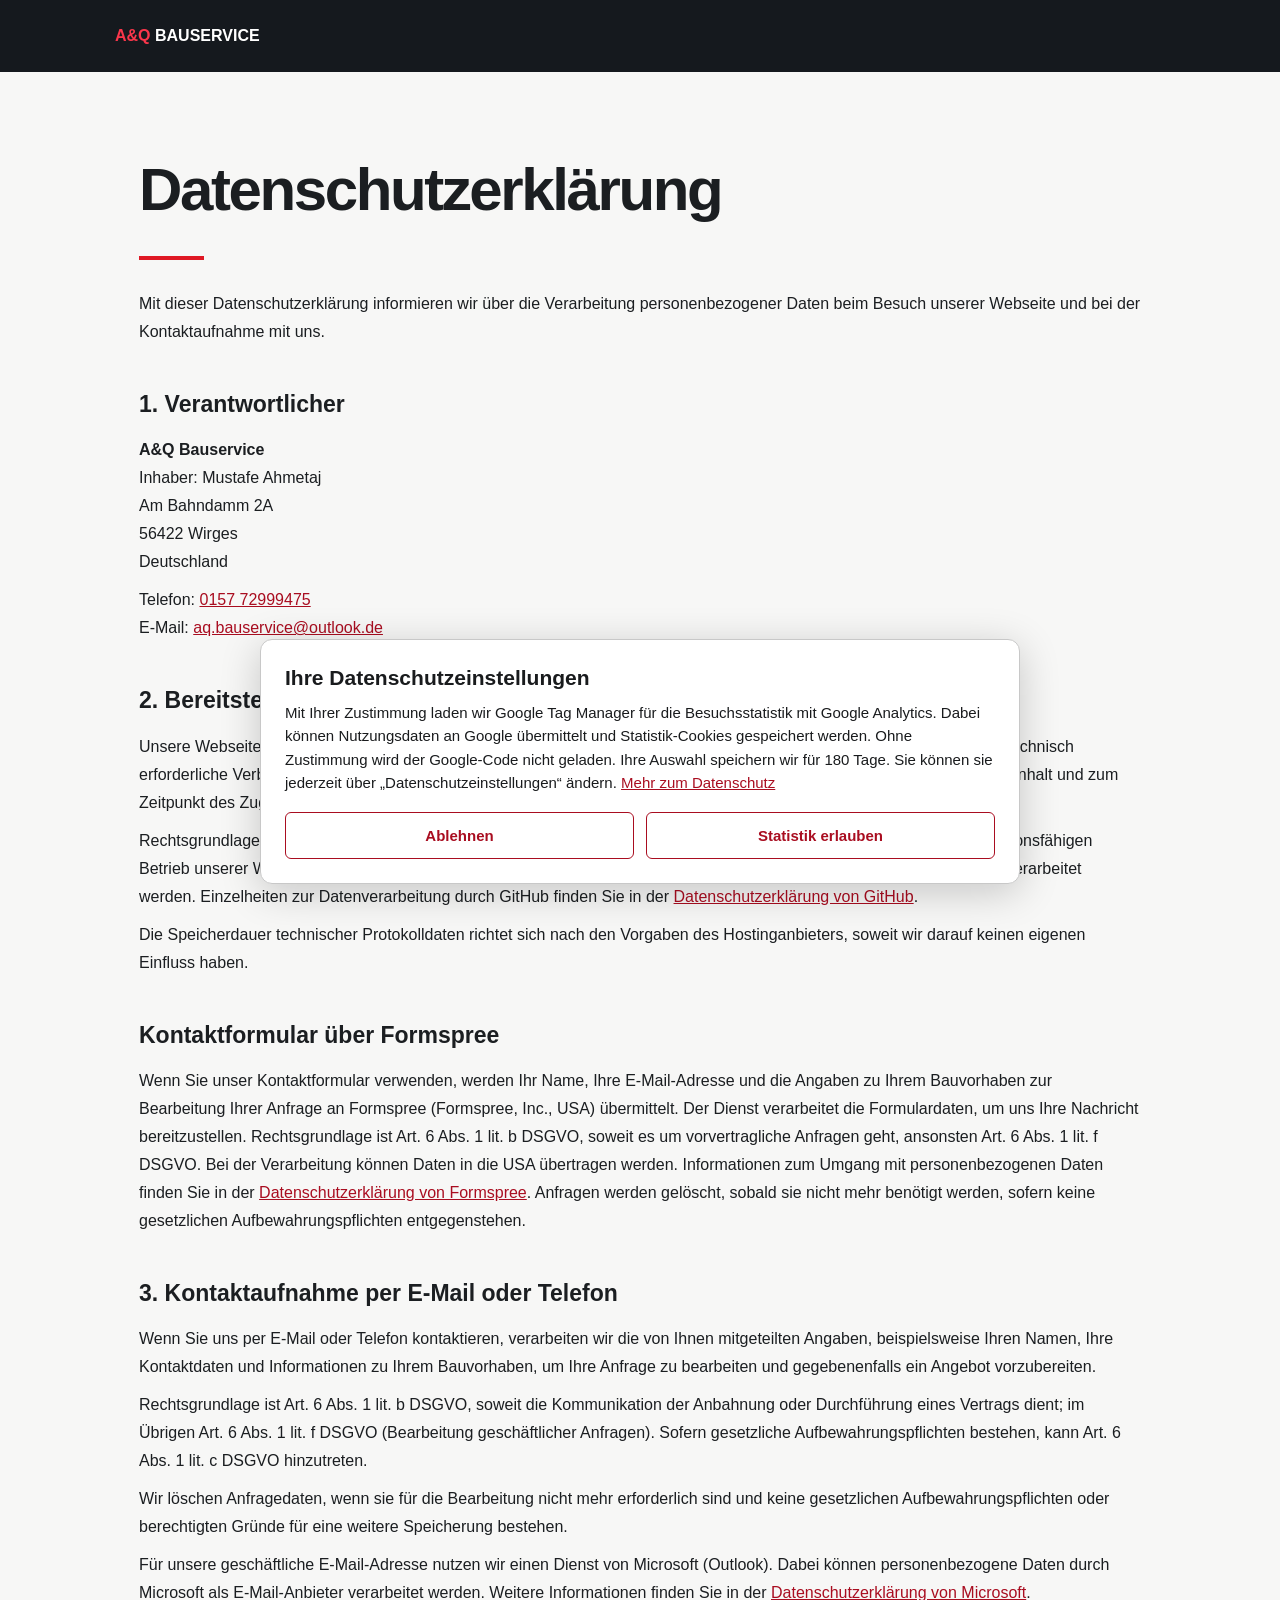
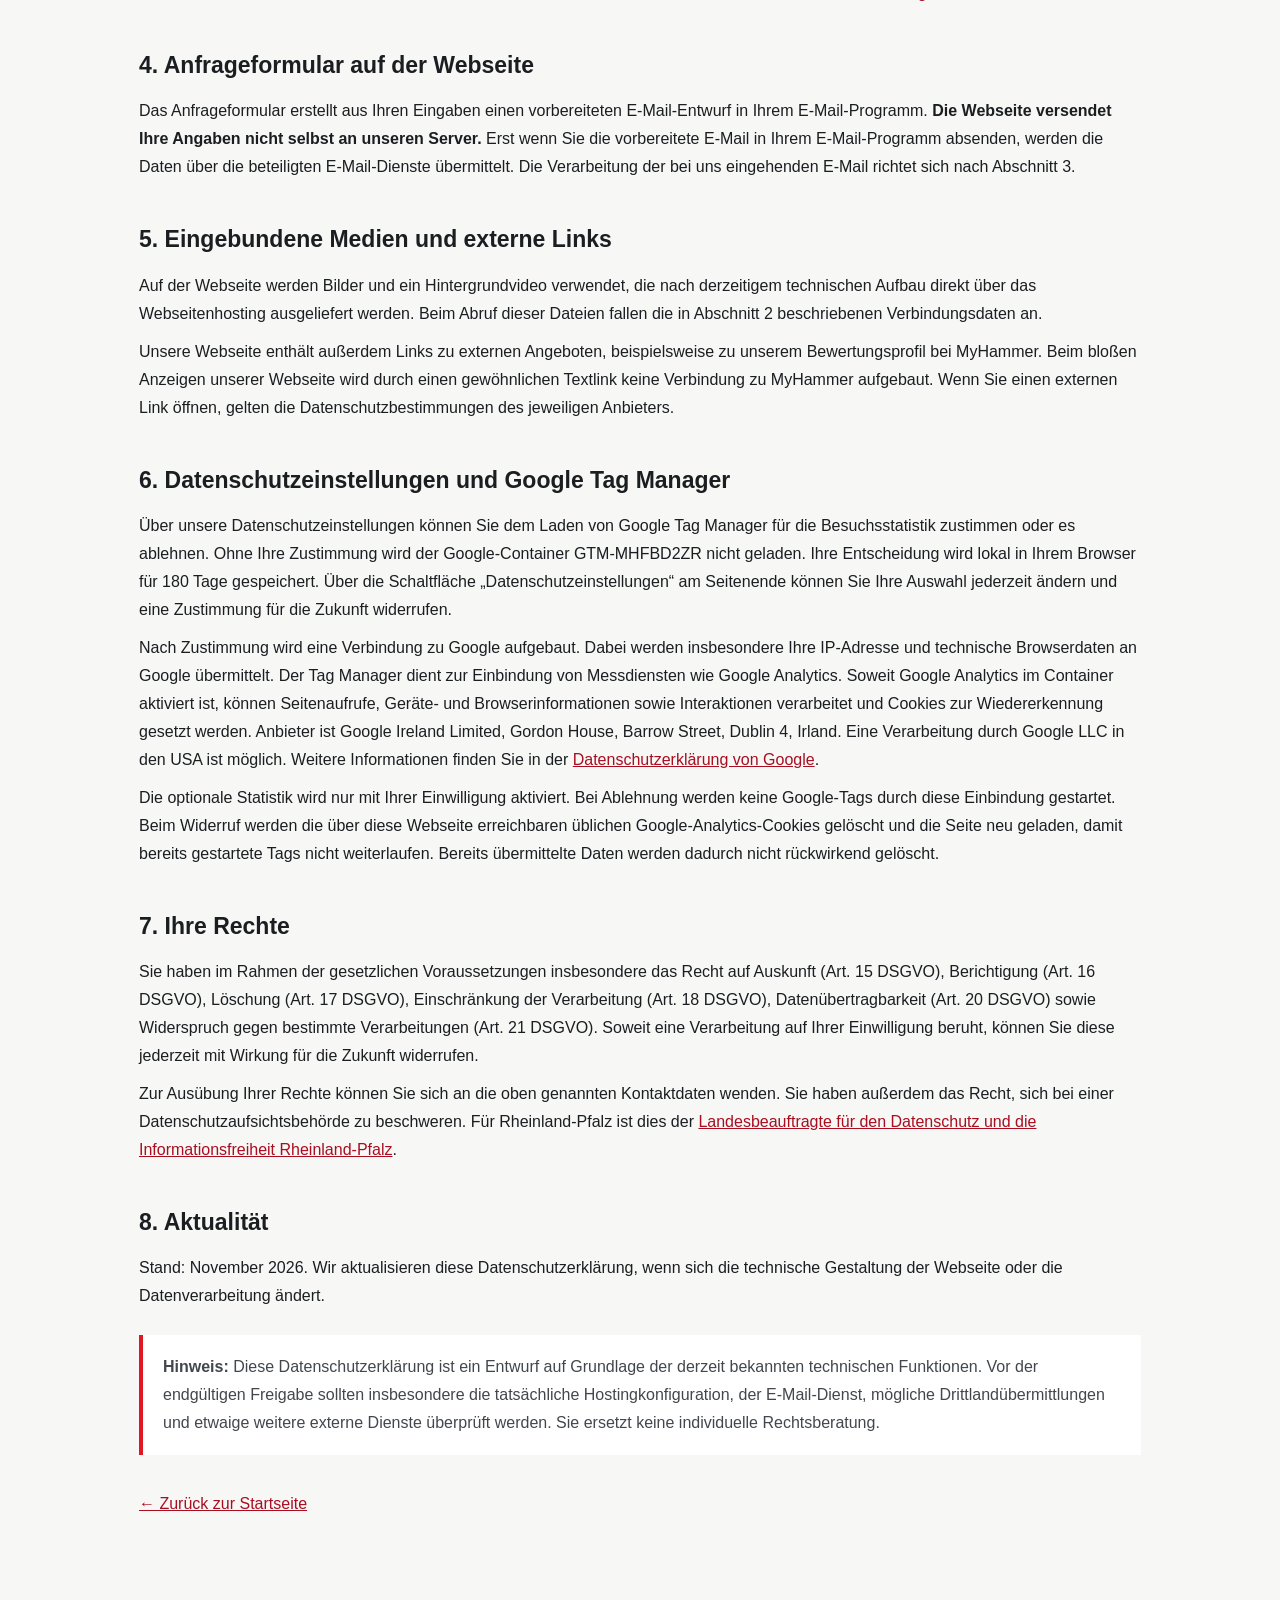
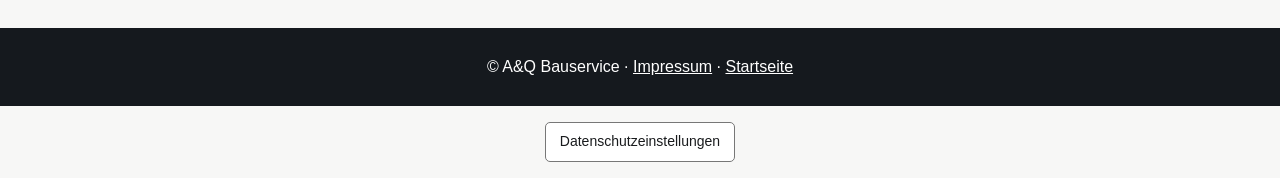
<file: datenschutz.html>
<!doctype html>
<html lang="de"><head><link rel="icon" type="image/svg+xml" href="/favicon.svg"><meta charset="utf-8"><meta name="viewport" content="width=device-width,initial-scale=1"><meta name="description" content="Datenschutzerklärung von A&Q Bauservice, Wirges."><title>Datenschutzerklärung | A&Q Bauservice</title><style>
:root{--red:#df1824}*{box-sizing:border-box}body{margin:0;background:#f7f7f6;color:#1b1e21;font:16px/1.75 Arial,Helvetica,sans-serif}header{background:#15191e;color:white;padding:22px max(24px,calc((100vw - 1050px)/2))}header a{color:white;text-decoration:none;font-weight:700}header a span{color:#fa364b}main{max-width:1050px;margin:0 auto;padding:65px 24px 100px}h1{font-size:clamp(36px,6vw,60px);letter-spacing:-.04em;margin:0 0 30px}h1:after{content:"";display:block;width:65px;height:4px;background:var(--red);margin-top:14px}h2{font-size:23px;margin:38px 0 12px}h3{font-size:18px;margin:22px 0 8px}p{margin:10px 0}ul{padding-left:24px}li{margin:5px 0}a{color:#a90d20;overflow-wrap:anywhere}address{font-style:normal}.note{padding:18px 20px;background:#fff;border-left:4px solid var(--red);margin:25px 0;color:#42474d}footer{background:#15191e;color:white;padding:25px;text-align:center}footer a{color:white}
</style><link rel="canonical" href="https://aq-bauservice.de/datenschutz.html">
<meta property="og:type" content="website">
<meta property="og:site_name" content="A&amp;Q Bauservice">
<meta property="og:url" content="https://aq-bauservice.de/datenschutz.html">
<link rel="stylesheet" href="responsive-layout.css?v=20261102-2"><link rel="stylesheet" href="consent.css?v=20261111"><script defer src="consent.js?v=20261111"></script></head><body><header><a href="index.html"><span>A&Q</span> BAUSERVICE</a></header><main><h1>Datenschutzerklärung</h1>
<p>Mit dieser Datenschutzerklärung informieren wir über die Verarbeitung personenbezogener Daten beim Besuch unserer Webseite und bei der Kontaktaufnahme mit uns.</p>
<h2>1. Verantwortlicher</h2><address><strong>A&Q Bauservice</strong><br>Inhaber: Mustafe Ahmetaj<br>Am Bahndamm 2A<br>56422 Wirges<br>Deutschland</address><p>Telefon: <a href="tel:+4915772999475">0157 72999475</a><br>E-Mail: <a href="mailto:aq.bauservice@outlook.de">aq.bauservice@outlook.de</a></p>
<h2>2. Bereitstellung der Webseite und Hosting</h2><p>Unsere Webseite wird über <strong>GitHub Pages</strong>, einen Dienst der GitHub, Inc., bereitgestellt. Beim Aufruf der Webseite werden technisch erforderliche Verbindungsdaten verarbeitet, insbesondere die IP-Adresse sowie Angaben zum Browser, zum angeforderten Inhalt und zum Zeitpunkt des Zugriffs. Die Verarbeitung dient der Auslieferung der Webseite sowie der technischen Sicherheit und Stabilität.</p><p>Rechtsgrundlage für die Verarbeitung durch uns ist Art. 6 Abs. 1 lit. f DSGVO (berechtigtes Interesse am sicheren und funktionsfähigen Betrieb unserer Webseite). Bei GitHub können Daten auch außerhalb der Europäischen Union, insbesondere in den USA, verarbeitet werden. Einzelheiten zur Datenverarbeitung durch GitHub finden Sie in der <a href="https://docs.github.com/de/site-policy/privacy-policies/github-general-privacy-statement" target="_blank" rel="noopener noreferrer">Datenschutzerklärung von GitHub</a>.</p><p>Die Speicherdauer technischer Protokolldaten richtet sich nach den Vorgaben des Hostinganbieters, soweit wir darauf keinen eigenen Einfluss haben.</p>
<h2>Kontaktformular über Formspree</h2><p>Wenn Sie unser Kontaktformular verwenden, werden Ihr Name, Ihre E-Mail-Adresse und die Angaben zu Ihrem Bauvorhaben zur Bearbeitung Ihrer Anfrage an Formspree (Formspree, Inc., USA) übermittelt. Der Dienst verarbeitet die Formulardaten, um uns Ihre Nachricht bereitzustellen. Rechtsgrundlage ist Art. 6 Abs. 1 lit. b DSGVO, soweit es um vorvertragliche Anfragen geht, ansonsten Art. 6 Abs. 1 lit. f DSGVO. Bei der Verarbeitung können Daten in die USA übertragen werden. Informationen zum Umgang mit personenbezogenen Daten finden Sie in der <a href="https://formspree.io/legal/privacy-policy/" target="_blank" rel="noopener noreferrer">Datenschutzerklärung von Formspree</a>. Anfragen werden gelöscht, sobald sie nicht mehr benötigt werden, sofern keine gesetzlichen Aufbewahrungspflichten entgegenstehen.</p><h2>3. Kontaktaufnahme per E-Mail oder Telefon</h2><p>Wenn Sie uns per E-Mail oder Telefon kontaktieren, verarbeiten wir die von Ihnen mitgeteilten Angaben, beispielsweise Ihren Namen, Ihre Kontaktdaten und Informationen zu Ihrem Bauvorhaben, um Ihre Anfrage zu bearbeiten und gegebenenfalls ein Angebot vorzubereiten.</p><p>Rechtsgrundlage ist Art. 6 Abs. 1 lit. b DSGVO, soweit die Kommunikation der Anbahnung oder Durchführung eines Vertrags dient; im Übrigen Art. 6 Abs. 1 lit. f DSGVO (Bearbeitung geschäftlicher Anfragen). Sofern gesetzliche Aufbewahrungspflichten bestehen, kann Art. 6 Abs. 1 lit. c DSGVO hinzutreten.</p><p>Wir löschen Anfragedaten, wenn sie für die Bearbeitung nicht mehr erforderlich sind und keine gesetzlichen Aufbewahrungspflichten oder berechtigten Gründe für eine weitere Speicherung bestehen.</p><p>Für unsere geschäftliche E-Mail-Adresse nutzen wir einen Dienst von Microsoft (Outlook). Dabei können personenbezogene Daten durch Microsoft als E-Mail-Anbieter verarbeitet werden. Weitere Informationen finden Sie in der <a href="https://www.microsoft.com/de-de/privacy/privacystatement" target="_blank" rel="noopener noreferrer">Datenschutzerklärung von Microsoft</a>.</p>
<h2>4. Anfrageformular auf der Webseite</h2><p>Das Anfrageformular erstellt aus Ihren Eingaben einen vorbereiteten E-Mail-Entwurf in Ihrem E-Mail-Programm. <strong>Die Webseite versendet Ihre Angaben nicht selbst an unseren Server.</strong> Erst wenn Sie die vorbereitete E-Mail in Ihrem E-Mail-Programm absenden, werden die Daten über die beteiligten E-Mail-Dienste übermittelt. Die Verarbeitung der bei uns eingehenden E-Mail richtet sich nach Abschnitt 3.</p>
<h2>5. Eingebundene Medien und externe Links</h2><p>Auf der Webseite werden Bilder und ein Hintergrundvideo verwendet, die nach derzeitigem technischen Aufbau direkt über das Webseitenhosting ausgeliefert werden. Beim Abruf dieser Dateien fallen die in Abschnitt 2 beschriebenen Verbindungsdaten an.</p><p>Unsere Webseite enthält außerdem Links zu externen Angeboten, beispielsweise zu unserem Bewertungsprofil bei MyHammer. Beim bloßen Anzeigen unserer Webseite wird durch einen gewöhnlichen Textlink keine Verbindung zu MyHammer aufgebaut. Wenn Sie einen externen Link öffnen, gelten die Datenschutzbestimmungen des jeweiligen Anbieters.</p>
<h2>6. Datenschutzeinstellungen und Google Tag Manager</h2><p>Über unsere Datenschutzeinstellungen können Sie dem Laden von Google Tag Manager für die Besuchsstatistik zustimmen oder es ablehnen. Ohne Ihre Zustimmung wird der Google-Container GTM-MHFBD2ZR nicht geladen. Ihre Entscheidung wird lokal in Ihrem Browser für 180 Tage gespeichert. Über die Schaltfläche „Datenschutzeinstellungen“ am Seitenende können Sie Ihre Auswahl jederzeit ändern und eine Zustimmung für die Zukunft widerrufen.</p><p>Nach Zustimmung wird eine Verbindung zu Google aufgebaut. Dabei werden insbesondere Ihre IP-Adresse und technische Browserdaten an Google übermittelt. Der Tag Manager dient zur Einbindung von Messdiensten wie Google Analytics. Soweit Google Analytics im Container aktiviert ist, können Seitenaufrufe, Geräte- und Browserinformationen sowie Interaktionen verarbeitet und Cookies zur Wiedererkennung gesetzt werden. Anbieter ist Google Ireland Limited, Gordon House, Barrow Street, Dublin 4, Irland. Eine Verarbeitung durch Google LLC in den USA ist möglich. Weitere Informationen finden Sie in der <a href="https://policies.google.com/privacy?hl=de" target="_blank" rel="noopener noreferrer">Datenschutzerklärung von Google</a>.</p><p>Die optionale Statistik wird nur mit Ihrer Einwilligung aktiviert. Bei Ablehnung werden keine Google-Tags durch diese Einbindung gestartet. Beim Widerruf werden die über diese Webseite erreichbaren üblichen Google-Analytics-Cookies gelöscht und die Seite neu geladen, damit bereits gestartete Tags nicht weiterlaufen. Bereits übermittelte Daten werden dadurch nicht rückwirkend gelöscht.</p>
<h2>7. Ihre Rechte</h2><p>Sie haben im Rahmen der gesetzlichen Voraussetzungen insbesondere das Recht auf Auskunft (Art. 15 DSGVO), Berichtigung (Art. 16 DSGVO), Löschung (Art. 17 DSGVO), Einschränkung der Verarbeitung (Art. 18 DSGVO), Datenübertragbarkeit (Art. 20 DSGVO) sowie Widerspruch gegen bestimmte Verarbeitungen (Art. 21 DSGVO). Soweit eine Verarbeitung auf Ihrer Einwilligung beruht, können Sie diese jederzeit mit Wirkung für die Zukunft widerrufen.</p><p>Zur Ausübung Ihrer Rechte können Sie sich an die oben genannten Kontaktdaten wenden. Sie haben außerdem das Recht, sich bei einer Datenschutzaufsichtsbehörde zu beschweren. Für Rheinland-Pfalz ist dies der <a href="https://www.datenschutz.rlp.de/" target="_blank" rel="noopener noreferrer">Landesbeauftragte für den Datenschutz und die Informationsfreiheit Rheinland-Pfalz</a>.</p>
<h2>8. Aktualität</h2><p>Stand: November 2026. Wir aktualisieren diese Datenschutzerklärung, wenn sich die technische Gestaltung der Webseite oder die Datenverarbeitung ändert.</p>
<div class="note"><strong>Hinweis:</strong> Diese Datenschutzerklärung ist ein Entwurf auf Grundlage der derzeit bekannten technischen Funktionen. Vor der endgültigen Freigabe sollten insbesondere die tatsächliche Hostingkonfiguration, der E-Mail-Dienst, mögliche Drittlandübermittlungen und etwaige weitere externe Dienste überprüft werden. Sie ersetzt keine individuelle Rechtsberatung.</div>
<p style="margin-top:35px"><a href="index.html">← Zurück zur Startseite</a></p></main><footer>© A&Q Bauservice · <a href="impressum.html">Impressum</a> · <a href="index.html">Startseite</a></footer></body></html>
</file>
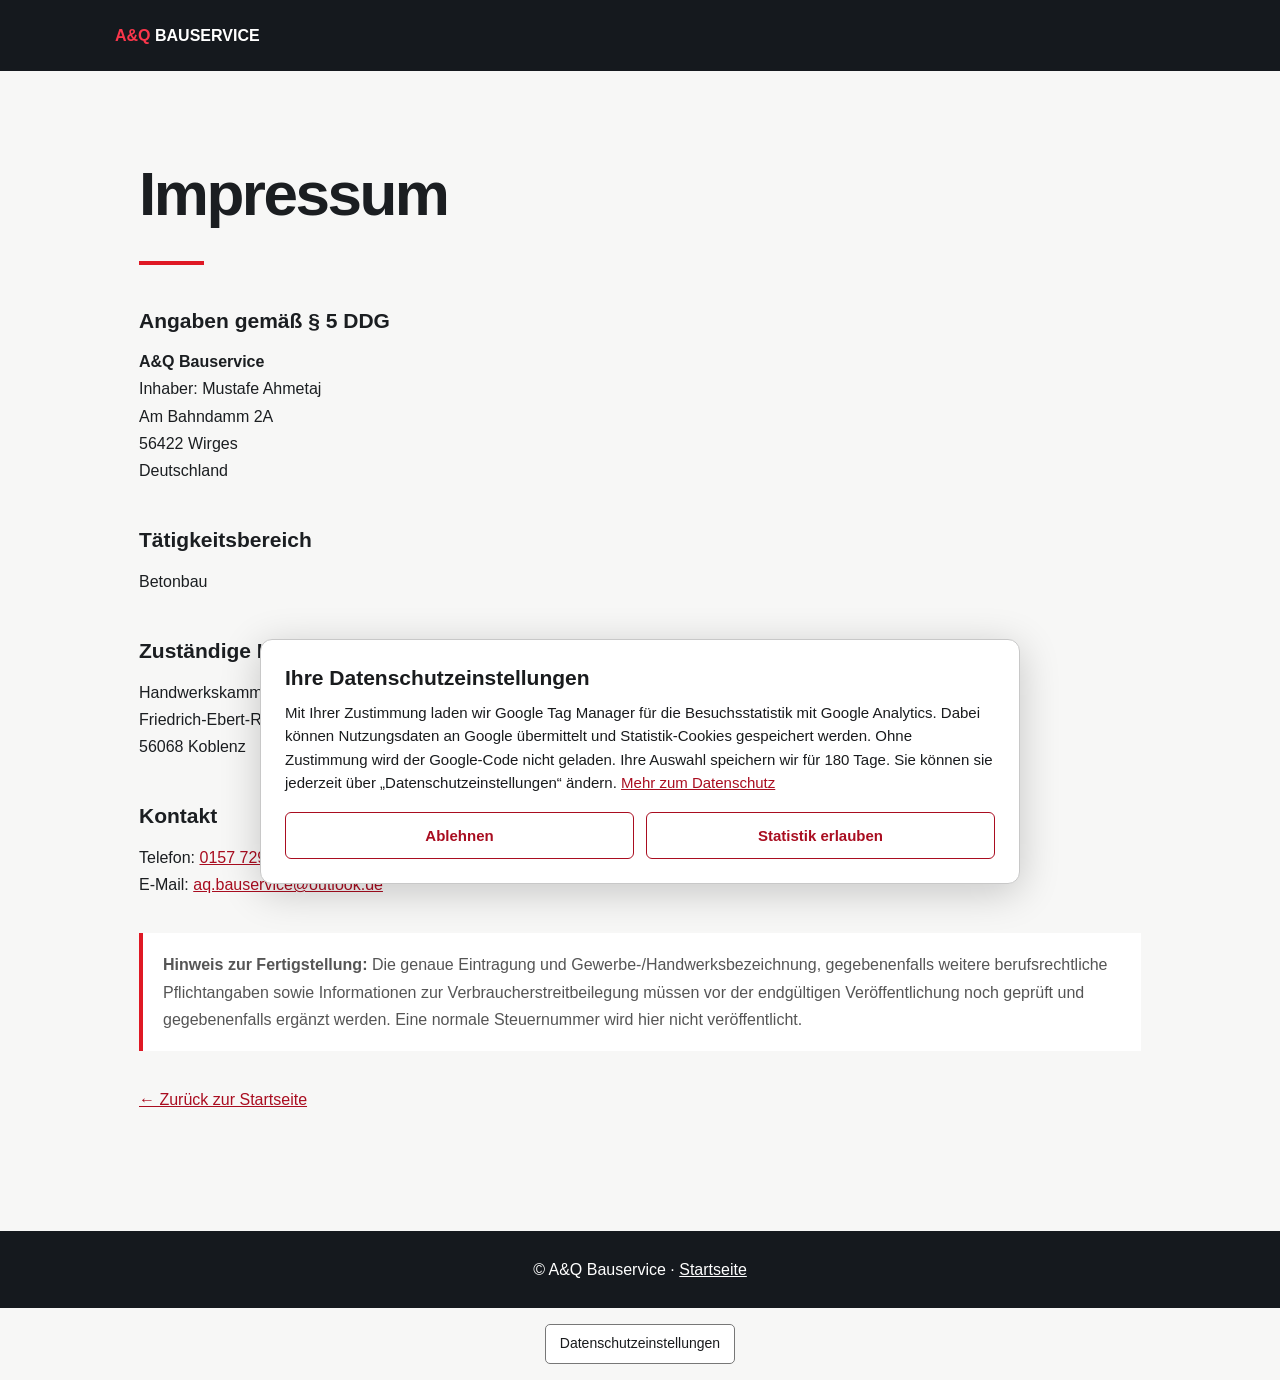
<file: impressum.html>
<!doctype html>
<html lang="de"><head><link rel="icon" type="image/svg+xml" href="/favicon.svg"><meta charset="utf-8"><meta name="viewport" content="width=device-width,initial-scale=1"><meta name="description" content="Impressum von A&Q Bauservice, Inhaber Mustafe Ahmetaj, Wirges."><title>Impressum | A&Q Bauservice</title><style>
:root{--red:#df1824}*{box-sizing:border-box}body{margin:0;background:#f7f7f6;color:#1b1e21;font:16px/1.7 Arial,Helvetica,sans-serif}header{background:#15191e;color:white;padding:22px max(24px,calc((100vw - 1050px)/2))}header a{color:white;text-decoration:none;font-weight:700}header a span{color:#fa364b}main{max-width:1050px;margin:0 auto;padding:70px 24px 110px}h1{font-size:clamp(38px,6vw,62px);letter-spacing:-.04em;margin:0 0 30px}h1:after{content:"";display:block;width:65px;height:4px;background:var(--red);margin-top:14px}h2{font-size:21px;margin:38px 0 10px}a{color:#a90d20}p{margin:8px 0}footer{background:#15191e;color:#fff;padding:25px;text-align:center}footer a{color:#fff}address{font-style:normal}.note{padding:18px 20px;background:#fff;border-left:4px solid var(--red);margin-top:35px;color:#555}
</style><link rel="canonical" href="https://aq-bauservice.de/impressum.html">
<meta property="og:type" content="website">
<meta property="og:site_name" content="A&amp;Q Bauservice">
<meta property="og:url" content="https://aq-bauservice.de/impressum.html">
<link rel="stylesheet" href="responsive-layout.css?v=20261102-2"><link rel="stylesheet" href="consent.css?v=20261111"><script defer src="consent.js?v=20261111"></script></head><body><header><a href="index.html"><span>A&Q</span> BAUSERVICE</a></header><main><h1>Impressum</h1><h2>Angaben gemäß § 5 DDG</h2><address><strong>A&Q Bauservice</strong><br>Inhaber: Mustafe Ahmetaj<br>Am Bahndamm 2A<br>56422 Wirges<br>Deutschland</address><h2>Tätigkeitsbereich</h2><p>Betonbau</p><h2>Zuständige Handwerkskammer</h2><p>Handwerkskammer Koblenz<br>Friedrich-Ebert-Ring 33<br>56068 Koblenz</p><h2>Kontakt</h2><p>Telefon: <a href="tel:+4915772999475">0157 72999475</a><br>E-Mail: <a href="mailto:aq.bauservice@outlook.de">aq.bauservice@outlook.de</a></p><div class="note"><strong>Hinweis zur Fertigstellung:</strong> Die genaue Eintragung und Gewerbe-/Handwerksbezeichnung, gegebenenfalls weitere berufsrechtliche Pflichtangaben sowie Informationen zur Verbraucherstreitbeilegung müssen vor der endgültigen Veröffentlichung noch geprüft und gegebenenfalls ergänzt werden. Eine normale Steuernummer wird hier nicht veröffentlicht.</div><p style="margin-top:35px"><a href="index.html">← Zurück zur Startseite</a></p></main><footer>© A&Q Bauservice · <a href="index.html">Startseite</a></footer></body></html>
</file>
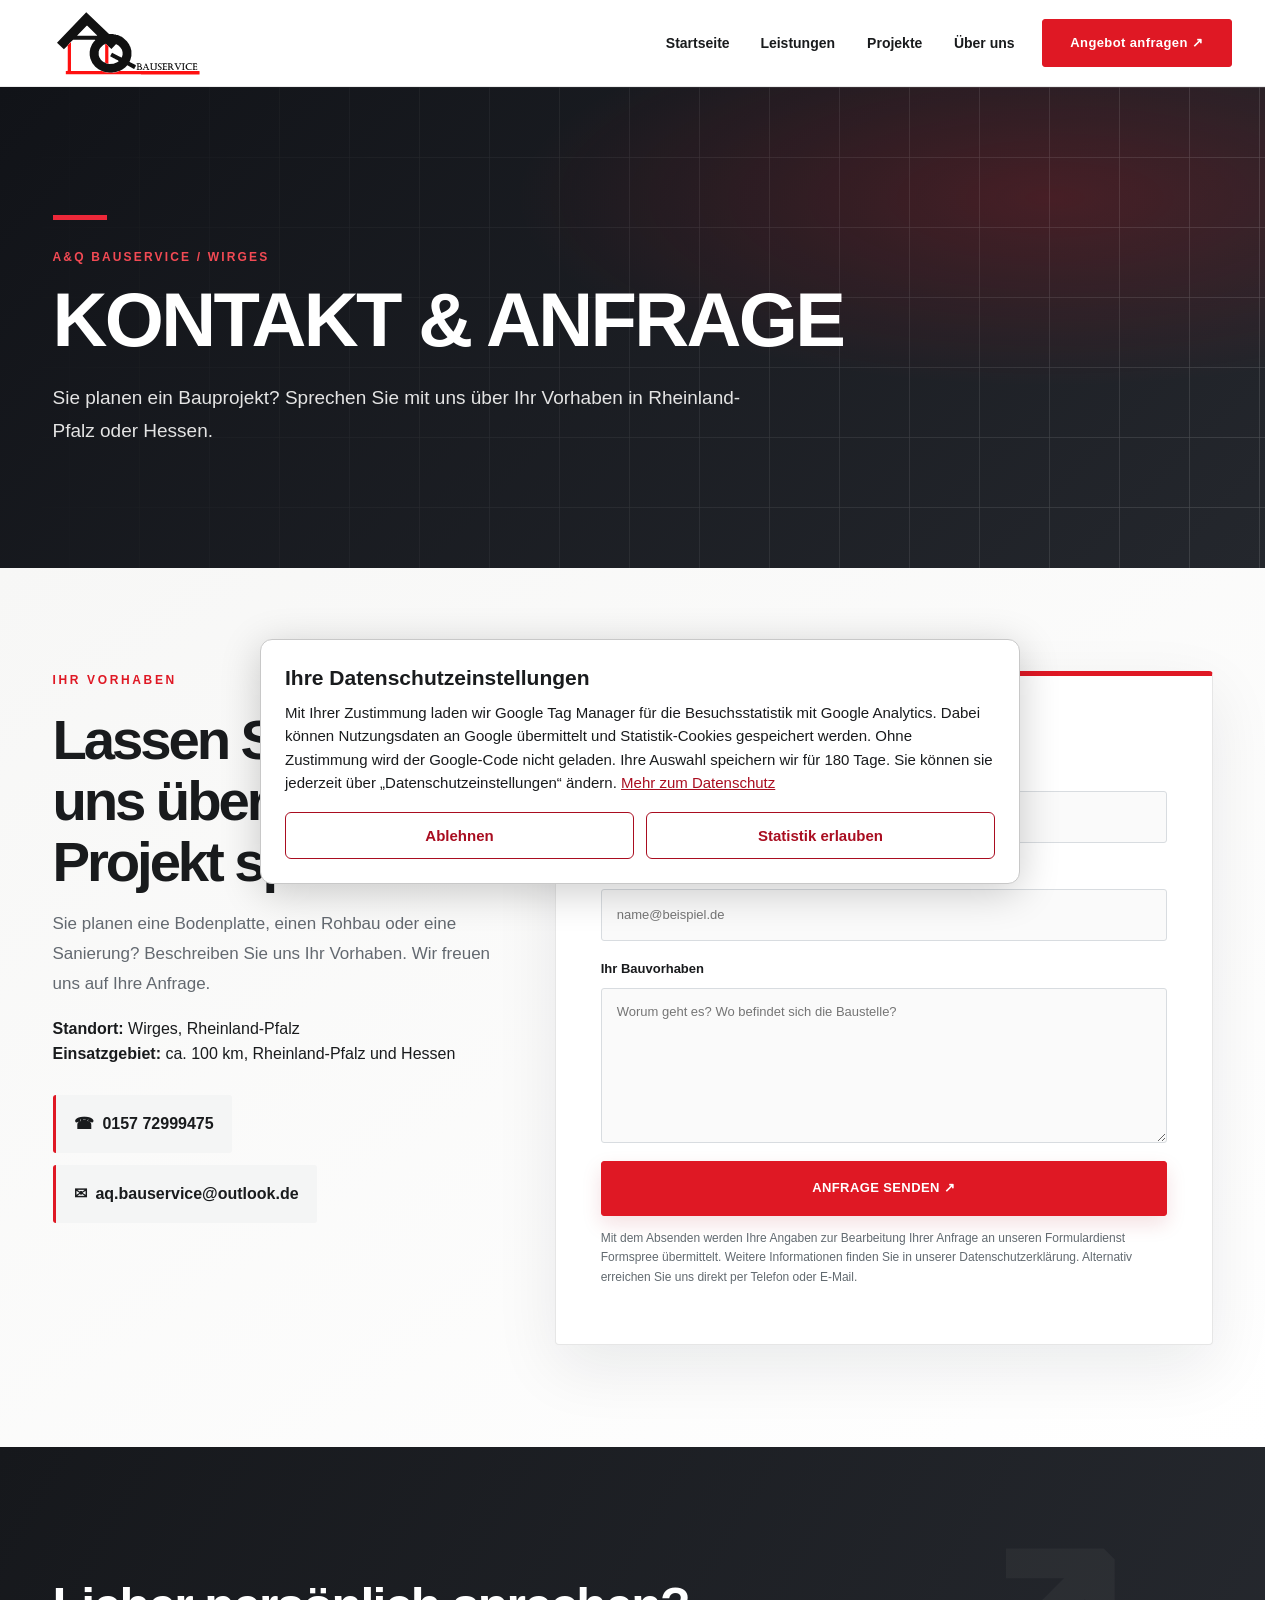
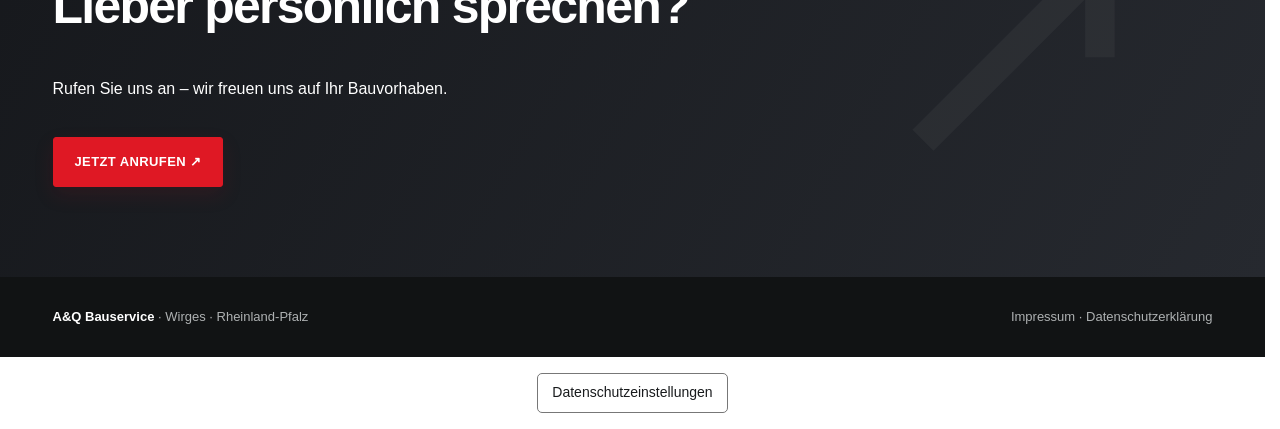
<file: kontakt.html>
<!doctype html><html lang="de"><head><link rel="icon" type="image/svg+xml" href="/favicon.svg"><meta charset="utf-8"><meta name="viewport" content="width=device-width,initial-scale=1"><meta name="description" content="Kontaktieren Sie A&amp;Q Bauservice in Wirges für Ihr Bauvorhaben im Westerwald, in Montabaur, Koblenz, Rheinland-Pfalz und Hessen. Persönliche Beratung und Anfrage."><title>Kontakt & Anfrage | A&Q Bauservice</title><style>
:root{--red:#df1824;--ink:#191b1d;--muted:#636970;--paper:#f7f7f5;--line:#e5e5e2}*{box-sizing:border-box}html{scroll-behavior:smooth}body{margin:0;font-family:Inter,Arial,Helvetica,sans-serif;color:var(--ink);background:white;line-height:1.6}a{color:inherit;text-decoration:none}button,input,textarea{font:inherit}button{cursor:pointer}.container{width:min(1160px,calc(100% - 44px));margin:auto}.top{background:#fff;position:sticky;top:0;z-index:20;border-bottom:1px solid #ececec}.nav{height:86px;display:flex;align-items:center;justify-content:space-between;gap:20px}.logo{display:block;background:#fff;padding:3px;border-radius:3px}.logo img{display:block;width:190px;max-height:63px;object-fit:contain}.links{display:flex;align-items:center;gap:27px;font-size:14px;font-weight:700}.links a:hover{color:var(--red)}.btn{display:inline-flex;align-items:center;justify-content:center;padding:13px 21px;background:var(--red);color:white;border:1px solid var(--red);border-radius:3px;font-weight:800;font-size:13px;letter-spacing:.03em;transition:.2s}.btn:hover{background:#b70f19}.btn-outline{background:transparent;border-color:#ffffff80}.btn-outline:hover{background:#ffffff20}.menu{display:none;background:none;border:0;font-size:27px}.hero{position:relative;isolation:isolate;overflow:hidden;background:linear-gradient(112deg,#141618 20%,#272b2e 70%,#111315);color:#fff;min-height:640px;display:flex;align-items:center}.hero:before{content:"";position:absolute;inset:0;background:repeating-linear-gradient(135deg,transparent 0 90px,#ffffff05 90px 91px),radial-gradient(circle at 80% 40%,#d51a2538,transparent 40%);z-index:-1}.hero:after{content:"AQ";position:absolute;right:-3%;bottom:-26%;font-size:clamp(250px,42vw,650px);font-weight:900;color:#ffffff07;line-height:1;z-index:-1}.hero-content{padding:110px 0;max-width:870px}.eyebrow{font-size:12px;font-weight:900;letter-spacing:.22em;text-transform:uppercase;color:var(--red);margin:0 0 20px}.hero .eyebrow{color:#ff5b62}.hero h1{font-size:clamp(43px,6.3vw,88px);line-height:1.04;letter-spacing:-.05em;margin:0 0 25px;max-width:850px}.hero h1 span{color:#fa3c48}.hero p{color:#d2d4d5;max-width:680px;font-size:18px;margin-bottom:32px}.actions{display:flex;flex-wrap:wrap;gap:12px}.facts{background:#202325;color:white}.fact-row{display:grid;grid-template-columns:repeat(3,1fr);gap:20px;padding:24px 0}.fact-row strong{display:block;font-size:19px}.fact-row span{font-size:12px;color:#b5b8ba}section{padding:90px 0}.section-title{font-size:clamp(32px,4vw,48px);letter-spacing:-.045em;line-height:1.12;margin:0 0 15px}.lead{color:var(--muted);max-width:680px;margin:0 0 36px}.services{background:var(--paper)}.cards{display:grid;grid-template-columns:repeat(3,1fr);gap:18px}.service{background:white;border:1px solid var(--line);padding:29px;min-height:235px;transition:.2s}.service:hover{transform:translateY(-3px);border-color:#d9a0a3}.service .num{color:var(--red);font-size:13px;font-weight:900}.service h3{font-size:21px;line-height:1.2;margin:25px 0 10px}.service p{font-size:14px;color:var(--muted);margin:0}.projects{background:white}.project-grid{display:grid;grid-template-columns:repeat(3,1fr);gap:18px}.project{background:#eceeed;min-height:250px;display:flex;flex-direction:column;justify-content:end;padding:25px;position:relative;overflow:hidden}.project:before{content:"";position:absolute;inset:0;background:linear-gradient(155deg,#c5c8c6,#727a7c);z-index:0}.project:nth-child(2):before{background:linear-gradient(155deg,#b5b5b2,#50575b)}.project:nth-child(3):before{background:linear-gradient(155deg,#d0d0cb,#6e7475)}.project>*{position:relative;color:white}.project strong{font-size:20px}.project span{font-size:12px;opacity:.9}.note{font-size:12px;color:var(--muted);margin-top:14px}.about{background:#1b1e20;color:white}.about-grid{display:grid;grid-template-columns:1fr 1fr;gap:80px;align-items:center}.about p{color:#c5c7c8}.about-art{min-height:360px;border:1px solid #ffffff20;background:linear-gradient(145deg,#303538,#16191b);display:grid;place-items:center;position:relative}.about-art:before{content:"";width:56%;aspect-ratio:1;border:24px solid var(--red);transform:rotate(45deg);opacity:.65}.about-art span{position:absolute;font-size:35px;font-weight:900;letter-spacing:-.06em}.contact{background:var(--paper)}.contact-grid{display:grid;grid-template-columns:.8fr 1.2fr;gap:70px}.contact-info{font-size:15px;color:var(--muted)}.form{background:white;padding:30px;border:1px solid var(--line)}.form label{font-size:13px;font-weight:700;display:block;margin-bottom:13px}.form input,.form textarea{display:block;width:100%;margin-top:6px;padding:12px;border:1px solid #d9d9d7;border-radius:2px;background:white}.form textarea{min-height:120px;resize:vertical}.form .btn{width:100%}.hint{font-size:12px;color:var(--muted)}#status{font-size:13px;font-weight:700}footer{background:#111314;color:#aeb1b2;padding:30px 0;font-size:13px}footer .container{display:flex;justify-content:space-between;gap:20px;flex-wrap:wrap}footer strong{color:white}@media(max-width:850px){.links{display:none;position:absolute;top:86px;left:0;right:0;background:white;flex-direction:column;align-items:stretch;padding:20px 25px;box-shadow:0 10px 20px #0002}.links.open{display:flex}.menu{display:block}.cards,.project-grid{grid-template-columns:repeat(2,1fr)}.about-grid,.contact-grid{grid-template-columns:1fr;gap:35px}.about-art{min-height:220px}}@media(max-width:550px){.container{width:min(100% - 32px,1160px)}.logo img{width:165px}.hero{min-height:550px}.hero-content{padding:75px 0}.hero p{font-size:16px}.fact-row{grid-template-columns:1fr;gap:12px}.cards,.project-grid{grid-template-columns:1fr}section{padding:64px 0}.form{padding:20px}.project{min-height:190px}}

/* A&Q – dezente moderne Interaktionen */
:root{--aq-ease:cubic-bezier(.22,1,.36,1)}
#aq-scroll-progress{position:fixed;top:0;left:0;height:3px;width:0;background:var(--red);z-index:100;pointer-events:none}
.top{transition:box-shadow .3s ease,background .3s ease}
.top.aq-scrolled{box-shadow:0 10px 30px #00000012}
.hero{isolation:isolate}
.hero:before{animation:aq-ambient 14s ease-in-out infinite alternate}
.hero:after{animation:aq-watermark 16s ease-in-out infinite alternate;pointer-events:none}
.hero-content>*{animation:aq-hero-enter .85s var(--aq-ease) both}
.hero-content>*:nth-child(2){animation-delay:.12s}
.hero-content>*:nth-child(3){animation-delay:.23s}
.hero-content>*:nth-child(4){animation-delay:.34s}
.hero .btn,.actions .btn{transition:transform .3s var(--aq-ease),background .3s ease,box-shadow .3s ease}
.hero .btn:hover,.actions .btn:hover{transform:translateY(-3px);box-shadow:0 12px 24px #0000002b}
.service{transition:transform .35s var(--aq-ease),box-shadow .35s ease,border-color .35s ease;position:relative;overflow:hidden}
.service:after{content:"";position:absolute;left:0;bottom:0;height:3px;width:100%;background:var(--red);transform:scaleX(0);transform-origin:left;transition:transform .45s var(--aq-ease)}
.service:hover{transform:translateY(-7px);box-shadow:0 18px 40px #00000012}
.service:hover:after{transform:scaleX(1)}
.project{overflow:hidden;transition:box-shadow .35s ease,transform .35s var(--aq-ease)}
.project img{transition:transform .8s var(--aq-ease)}
.project:hover img{transform:scale(1.055)}
.project:hover{box-shadow:0 16px 38px #00000026}
.aq-reveal{opacity:0;transform:translateY(28px);transition:opacity .75s ease,transform .75s var(--aq-ease)}
.aq-reveal.aq-visible{opacity:1;transform:none}
@keyframes aq-hero-enter{from{opacity:0;transform:translateY(24px)}to{opacity:1;transform:none}}
@keyframes aq-ambient{from{opacity:.7;transform:scale(1)}to{opacity:1;transform:scale(1.08)}}
@keyframes aq-watermark{from{transform:translateY(0)}to{transform:translateY(-18px)}}
@media(prefers-reduced-motion:reduce){html{scroll-behavior:auto}*,*:before,*:after{animation-duration:.01ms!important;animation-iteration-count:1!important;transition-duration:.01ms!important}.aq-reveal{opacity:1;transform:none}}

/* A&Q Future: technisches 3D-Architekturmotiv ohne externe Bibliotheken */
.aq-future-hero{background:linear-gradient(115deg,#111518 0%,#1c2226 58%,#111518 100%);min-height:700px}
.aq-future-hero:before{background:linear-gradient(110deg,#111518 0%,#111518ef 36%,#151b1e78 70%,transparent 100%),repeating-linear-gradient(0deg,transparent 0 47px,#ffffff07 48px),repeating-linear-gradient(90deg,transparent 0 47px,#ffffff07 48px);z-index:0}
.aq-future-hero:after{content:"A&Q";right:1%;bottom:3%;font-size:clamp(130px,22vw,350px);color:#ffffff06;z-index:0}
.aq-future-hero .hero-content{position:relative;z-index:2;max-width:760px}
.aq-future-hero h1{font-size:clamp(42px,5.9vw,79px);text-shadow:0 6px 28px #0005}
.aq-future-stage{position:absolute;inset:0 0 0 42%;overflow:hidden;pointer-events:none;z-index:1;perspective:950px;opacity:.95}
.aq-stage-grid{position:absolute;inset:-40%;background:linear-gradient(#d9edf010 1px,transparent 1px),linear-gradient(90deg,#d9edf010 1px,transparent 1px);background-size:48px 48px;transform:rotateX(62deg) rotateZ(-24deg) translateY(130px);mask-image:radial-gradient(ellipse at 60% 55%,black,transparent 65%)}
.aq-structure{--rx:-18deg;--ry:-28deg;position:absolute;top:48%;left:59%;width:280px;height:280px;transform-style:preserve-3d;transform:translate(-50%,-50%) rotateX(var(--rx)) rotateY(var(--ry)) rotateZ(-10deg);transition:transform .5s ease;animation:aq-structure-float 7s ease-in-out infinite alternate;filter:drop-shadow(0 26px 30px #0007)}
.aq-floor{position:absolute;width:250px;height:200px;left:15px;top:40px;background:linear-gradient(140deg,#a5b0b4cc,#3e4c55db);border:2px solid #c6d5d5a6;box-shadow:inset 0 0 0 12px #8b9da71a,0 0 0 1px #ffffff28;transform-style:preserve-3d}
.aq-floor-base{transform:translateZ(-80px)}
.aq-floor-top{transform:translateZ(85px);background:linear-gradient(140deg,#9eaeb65c,#303d457a);border-color:#c3d5dc8c}
.aq-pillar{position:absolute;width:12px;height:12px;background:#e6454d;box-shadow:0 0 0 3px #f1454c24,0 0 22px #e5324766;transform-style:preserve-3d}
.aq-pillar:after{content:"";position:absolute;left:0;top:0;width:12px;height:165px;background:linear-gradient(90deg,#ff626b,#a70f1d);transform-origin:top;transform:rotateX(90deg)}
.aq-p1{left:15px;top:40px;transform:translateZ(85px)}.aq-p2{left:253px;top:40px;transform:translateZ(85px)}.aq-p3{left:15px;top:228px;transform:translateZ(85px)}.aq-p4{left:253px;top:228px;transform:translateZ(85px)}
.aq-beam{position:absolute;height:7px;background:linear-gradient(90deg,#f3545e,#95121c);box-shadow:0 0 18px #d9223840;transform:translateZ(93px)}
.aq-beam-a{left:15px;top:40px;width:250px}.aq-beam-b{left:15px;top:228px;width:250px}
.aq-structure-glow{position:absolute;inset:0;border-radius:50%;background:#e52a371b;filter:blur(55px);transform:translateZ(-120px)}
.aq-stage-caption{position:absolute;right:6%;bottom:8%;font:700 10px/1.5 monospace;letter-spacing:.2em;color:#d3dce3a0}.aq-stage-caption span{color:#f15a61;margin-left:12px}
@keyframes aq-structure-float{0%{translate:0 0}100%{translate:0 -17px}}
.aq-future-hero .eyebrow:before{content:"";display:inline-block;width:24px;height:2px;background:#fa4b55;vertical-align:middle;margin-right:12px}
.aq-future-hero .btn{border-radius:2px}
.aq-future-hero .btn-outline{backdrop-filter:blur(8px)}
.services .service{background:linear-gradient(145deg,#fff,#fafbfc);border-radius:3px}
.services .service .num{font-family:monospace;letter-spacing:.08em}
.projects .project{border-radius:3px}
@media(max-width:850px){.aq-future-stage{left:25%;opacity:.32}.aq-structure{left:70%;scale:.8}.aq-future-hero:before{background:linear-gradient(90deg,#111518f7 0%,#111518e0 58%,#1115187a 100%)}}
@media(max-width:550px){.aq-future-hero{min-height:650px}.aq-future-stage{left:10%;opacity:.19}.aq-structure{scale:.65;left:75%}.aq-stage-caption{display:none}.aq-future-hero .hero-content{padding:90px 0}}
@media(prefers-reduced-motion:reduce){.aq-structure{animation:none!important;transition:none!important}}

/* Eigenständiger interaktiver 3D-Bauteilbereich */
.aq-build-section{background:linear-gradient(130deg,#101619,#1b2429);color:#fff;padding:95px 0;overflow:hidden}
.aq-build-layout{display:grid;grid-template-columns:minmax(0,1fr) minmax(0,1fr);align-items:center;gap:60px}
.aq-build-copy .section-title{font-size:clamp(34px,4.1vw,57px);line-height:1.08}
.aq-build-copy .section-title span{color:#f34a55}
.aq-build-intro{max-width:510px;color:#bfc9cd;line-height:1.75;margin:20px 0 30px}
.aq-build-controls{display:grid;gap:10px}
.aq-build-tab{display:flex;align-items:center;gap:16px;width:100%;text-align:left;padding:15px 18px;border:1px solid #ffffff24;background:#ffffff08;color:#e8edef;border-radius:3px;font-weight:750;transition:background .25s,border-color .25s,transform .25s}
.aq-build-tab span{font:700 12px monospace;color:#ff737c}
.aq-build-tab:hover{background:#ffffff14;transform:translateX(3px)}
.aq-build-tab.is-active{background:#e326341d;border-color:#f14958}
.aq-build-description{min-height:54px;color:#d4dadd;font-size:14px;margin:18px 0}
.aq-build-link{color:#ff6570;font-weight:800;font-size:13px;text-decoration:none}
.aq-build-link:hover{text-decoration:underline}
.aq-build-visual{min-width:0}
.aq-build-stage{height:430px;position:relative;overflow:hidden;border:1px solid #ffffff25;border-radius:4px;background:radial-gradient(ellipse at 60% 45%,#354954 0%,#172126 52%,#101719 100%);perspective:950px}
.aq-build-stage .aq-future-stage{position:absolute;inset:0;opacity:1;z-index:1}
.aq-build-stage .aq-stage-grid{inset:-45%;opacity:.85}
.aq-build-stage .aq-structure{left:50%;top:51%;scale:1.05;transition:transform .5s ease}
.aq-build-stage .aq-stage-caption{bottom:7%;right:7%}
.aq-build-stage .aq-floor,.aq-build-stage .aq-pillar,.aq-build-stage .aq-beam{transition:opacity .4s ease,filter .4s ease}
.aq-build-stage[data-part="base"] .aq-floor-top,.aq-build-stage[data-part="base"] .aq-pillar,.aq-build-stage[data-part="base"] .aq-beam{opacity:.18}
.aq-build-stage[data-part="pillars"] .aq-floor-top{opacity:.22}
.aq-build-stage[data-part="top"] .aq-floor-base,.aq-build-stage[data-part="top"] .aq-pillar{opacity:.4}
.aq-build-hint{margin-top:12px;text-align:right;font:700 10px monospace;letter-spacing:.13em;color:#9caeb7}
.aq-build-hint span{color:#ef3f4d}
@media(max-width:850px){.aq-build-layout{grid-template-columns:1fr;gap:25px}.aq-build-section{padding:65px 0}.aq-build-stage{height:350px}.aq-build-stage .aq-future-stage{left:0;opacity:1}.aq-build-stage .aq-structure{left:50%;scale:.86}}
@media(max-width:550px){.aq-build-stage{height:300px}.aq-build-stage .aq-structure{scale:.72}.aq-build-stage .aq-stage-caption{display:block;bottom:5%;font-size:8px}}

/* Dreistufige isometrische Hausbau-Visualisierung */
.aq-house-stage{background:radial-gradient(ellipse at 50% 42%,#31454d,#131f25 68%,#10181d);display:grid;place-items:center}
.aq-house-stage:before{content:"";position:absolute;inset:0;background:linear-gradient(#ffffff07 1px,transparent 1px),linear-gradient(90deg,#ffffff07 1px,transparent 1px);background-size:36px 36px;mask-image:radial-gradient(ellipse,black,transparent 77%);pointer-events:none}
.aq-house-svg{display:block;position:relative;width:100%;height:100%;max-width:640px;overflow:visible;filter:drop-shadow(0 14px 15px #0004)}
.aq-house-walls,.aq-house-roof{transform-box:fill-box;transform-origin:center bottom;transition:opacity .55s ease,transform .7s cubic-bezier(.22,1,.36,1)}
.aq-house-stage[data-part="base"] .aq-house-walls{opacity:0;transform:translateY(-12px) scaleY(.9)}
.aq-house-stage[data-part="base"] .aq-house-roof,.aq-house-stage[data-part="pillars"] .aq-house-roof{opacity:0;transform:translateY(-35px)}
.aq-house-stage[data-part="pillars"] .aq-house-walls,.aq-house-stage[data-part="top"] .aq-house-walls,.aq-house-stage[data-part="top"] .aq-house-roof{opacity:1;transform:none}
.aq-house-marker{opacity:.7}
.aq-house-label{position:absolute;bottom:18px;left:22px;font:700 11px/1.7 monospace;letter-spacing:.13em;color:#a5bac3}
.aq-house-label strong{display:block;color:#f26b75;font-size:13px;letter-spacing:.07em}
.aq-house-stage{height:440px}
@media(max-width:850px){.aq-house-stage{height:380px}}
@media(max-width:550px){.aq-house-stage{height:290px}.aq-house-label{bottom:10px;left:12px;font-size:9px}.aq-house-label strong{font-size:10px}}
@media(prefers-reduced-motion:reduce){.aq-house-walls,.aq-house-roof{transition:none!important}}
.services .aq-service-photo{display:flex;flex-direction:column;padding:0;overflow:hidden;color:inherit;text-decoration:none;min-height:0}.aq-service-photo>img{display:block;width:100%;height:185px;object-fit:cover;transition:transform .6s cubic-bezier(.22,1,.36,1)}.aq-service-photo:hover>img{transform:scale(1.045)}.aq-service-content{display:block;padding:23px;flex:1}.aq-service-photo h3{margin:14px 0 9px}.aq-service-more{display:block;margin-top:18px;color:var(--red);font-size:12px;font-weight:900}.aq-review-section{background:#f6f7f6;padding:78px 0}.aq-review-wrap{display:grid;grid-template-columns:1fr auto;align-items:center;gap:30px}.aq-review-stars{color:#e1a72c;font-size:27px;letter-spacing:.12em}.aq-review-note{font-size:13px;color:#667078}.aq-review-link{display:inline-flex;padding:14px 22px;background:#191d20;color:#fff;border-radius:3px;font-weight:800}.aq-review-link:hover{background:#d71920}@media(max-width:700px){.aq-review-wrap{grid-template-columns:1fr}.aq-service-photo>img{height:190px}}/* Neue Bildbühne: regionaler Rohbau statt Luxusvilla */
.hero.aq-future-hero{position:relative;isolation:isolate;overflow:hidden;min-height:650px;background:#101519!important;display:flex;align-items:center}
.hero.aq-future-hero:before{content:"";position:absolute;inset:-3%;z-index:-2;background:url("projekt-07.webp") center 53%/cover no-repeat;animation:aq-hero-camera 24s ease-in-out infinite alternate;will-change:transform}
.hero.aq-future-hero:after{content:"";display:block!important;position:absolute;inset:0;z-index:-1;pointer-events:none;background:linear-gradient(90deg,rgba(9,13,17,.92) 0%,rgba(9,13,17,.76) 38%,rgba(9,13,17,.24) 76%,rgba(9,13,17,.15) 100%),linear-gradient(0deg,rgba(8,12,16,.37),transparent 35%)}
.hero.aq-future-hero .hero-content{position:relative;z-index:2;width:100%;padding-top:105px;padding-bottom:115px}
.hero.aq-future-hero .hero-content h1{max-width:900px;font-size:clamp(42px,5.1vw,76px);line-height:1.07;letter-spacing:-.035em}
.hero.aq-future-hero .hero-content>p:not(.eyebrow){max-width:650px}
.hero.aq-future-hero .eyebrow{letter-spacing:.2em;font-size:13px}
.aq-hero-caption{position:absolute;bottom:24px;right:max(26px,calc((100vw - 1180px)/2));z-index:2;color:#ffffffbd;font:700 11px/1.6 Arial,sans-serif;letter-spacing:.1em;text-transform:uppercase}
.aq-hero-caption:before{content:"";display:inline-block;width:25px;height:1px;background:#ed3745;vertical-align:middle;margin-right:10px}
@keyframes aq-hero-camera{0%{transform:scale(1.03) translate3d(-.5%,0,0)}100%{transform:scale(1.13) translate3d(1.1%,-.6%,0)}}
@media(max-width:760px){.hero.aq-future-hero{min-height:620px}.hero.aq-future-hero:after{background:linear-gradient(90deg,#0b1015e8,#0b10159c)}.hero.aq-future-hero .hero-content{padding-top:85px;padding-bottom:100px}.hero.aq-future-hero .hero-content h1{font-size:clamp(36px,9vw,54px)}.aq-hero-caption{left:20px;right:auto;bottom:18px}}
@media(prefers-reduced-motion:reduce){.hero.aq-future-hero:before{animation:none}}

/* Filmischer Startbereich nach Architektur-Entwurf */
.hero.aq-future-hero{min-height:690px}
.hero.aq-future-hero:before{background-position:center 48%;animation:aq-hero-camera 27s ease-in-out infinite alternate}
.hero.aq-future-hero:after{background:linear-gradient(90deg,rgba(8,11,13,.95) 0%,rgba(8,11,13,.82) 32%,rgba(8,11,13,.35) 66%,rgba(8,11,13,.18) 100%),linear-gradient(0deg,rgba(8,11,13,.55),transparent 34%)}
.hero.aq-future-hero .hero-content{padding-top:100px;padding-bottom:100px}
.hero.aq-future-hero .hero-content h1{max-width:790px;font-size:clamp(45px,4.8vw,73px);line-height:1.06}
.hero.aq-future-hero .hero-content>p:not(.eyebrow){max-width:620px}
.hero.aq-future-hero .eyebrow{color:#fff;font-size:12px;letter-spacing:.22em}
.hero.aq-future-hero .eyebrow:before{content:"";display:inline-block;width:55px;height:2px;background:#ee2739;vertical-align:middle;margin-right:14px}
.aq-hero-trust{background:#111416;color:#fff;display:grid;grid-template-columns:repeat(4,minmax(0,1fr));border-top:1px solid #ffffff20}
.aq-hero-trust-item{padding:28px 24px;border-right:1px solid #ffffff1b;display:flex;gap:15px;align-items:center}
.aq-hero-trust-item:last-child{border-right:0}
.aq-hero-trust-icon{font-size:26px;color:#f13a49;font-weight:900;line-height:1}
.aq-hero-trust-item strong{display:block;font-size:14px;line-height:1.5}
.aq-hero-trust-item span:last-child{display:block;font-size:12px;color:#b4bdc0;margin-top:3px}
@media(max-width:850px){.aq-hero-trust{grid-template-columns:repeat(2,minmax(0,1fr))}.aq-hero-trust-item{border-bottom:1px solid #ffffff1b}}
@media(max-width:550px){.hero.aq-future-hero{min-height:620px}.hero.aq-future-hero .hero-content h1{font-size:clamp(37px,10vw,53px)}.aq-hero-trust-item{padding:20px 13px;gap:10px}.aq-hero-trust-item strong{font-size:12px}.aq-hero-trust-item span:last-child{font-size:11px}.aq-hero-trust-icon{font-size:21px}}

/* KI-Hero: nutzt das neue Motiv, sobald die Bilddatei im Repository liegt. */
.hero.aq-future-hero:before{background-image:url("aq-hero-ki.jpg"),url("projekt-07.webp");background-position:center center;background-size:cover}

/* Video-Hintergrund mit Bild-Fallback, datensparsam lokal gehostet */
.hero.aq-future-hero .aq-hero-video{position:absolute;inset:0;width:100%;height:100%;object-fit:cover;object-position:center 48%;z-index:-2;pointer-events:none}
.hero.aq-future-hero:has(.aq-hero-video) .hero-content{z-index:2}
@media(prefers-reduced-motion:reduce){.hero.aq-future-hero .aq-hero-video{display:none}}

/* Statisches KI-Bild: kein Video und keine Kamerafahrt */
.hero.aq-future-hero:before{background-image:url("aq-hero-ki.jpg"),url("projekt-07.webp");animation:none!important;transform:none!important;will-change:auto}
.hero.aq-future-hero .aq-hero-video,.hero.aq-future-hero .aq-video-play,.hero.aq-future-hero .video-play{display:none!important}

/* Definitiv statischer Startbereich: sämtliche älteren Bewegungsregeln überschreiben */
html body .hero.aq-future-hero::before{animation-name:none!important;animation:none!important;transition:none!important;transform:none!important;background-image:url("aq-hero-ki.jpg")!important;background-repeat:no-repeat!important;background-size:cover!important;background-position:center center!important;inset:0!important}
html body .hero.aq-future-hero::after{animation:none!important;transition:none!important;transform:none!important}
html body .hero.aq-future-hero .hero-content{animation:none!important;transform:none!important}

/* Rohbauvideo als ruhiger Hintergrund, überlagert für gut lesbaren Text */
html body .hero.aq-future-hero{isolation:isolate}
html body .hero.aq-future-hero .aq-hero-video{display:block!important;position:absolute;inset:0;width:100%;height:100%;object-fit:cover;object-position:center center;z-index:0;pointer-events:none}
html body .hero.aq-future-hero::before{z-index:-1!important}
html body .hero.aq-future-hero::after{z-index:1!important;pointer-events:none}
html body .hero.aq-future-hero .hero-content,html body .hero.aq-future-hero .aq-hero-caption{position:relative;z-index:2}
@media(prefers-reduced-motion:reduce){html body .hero.aq-future-hero .aq-hero-video{display:none!important}}

/* Hero refresh 2026: premium typography and clear conversion path; keep real MP4 */
html body .hero.aq-future-hero{min-height:clamp(650px,80svh,850px)!important;padding:104px 0 110px!important;display:flex;align-items:center;overflow:hidden}
html body .hero.aq-future-hero .aq-hero-video{display:block!important;position:absolute;inset:0;width:100%;height:100%;object-fit:cover;object-position:center 47%;z-index:0;pointer-events:none}
html body .hero.aq-future-hero::after{z-index:1!important;background:linear-gradient(90deg,rgba(7,12,17,.93) 0%,rgba(7,12,17,.84) 33%,rgba(7,12,17,.45) 68%,rgba(7,12,17,.25) 100%),linear-gradient(0deg,rgba(7,12,17,.5),transparent 40%)!important}
html body .hero.aq-future-hero .hero-content{width:100%;max-width:1180px!important;padding-top:30px!important;padding-bottom:18px!important;position:relative;z-index:2}
html body .hero.aq-future-hero .eyebrow{font-size:12px!important;letter-spacing:.2em!important;color:#f5f6f7!important;font-weight:750!important;display:flex;align-items:center;gap:12px;margin:0 0 25px!important}
.aq-hero-eyebrow-dot{display:inline-block;width:9px;height:9px;background:#f02b40;border-radius:50%;box-shadow:0 0 0 5px rgba(240,43,64,.18);flex:none}
html body .hero.aq-future-hero .eyebrow::before{display:none!important}
html body .hero.aq-future-hero h1{font-size:clamp(44px,5.7vw,82px)!important;line-height:1.035!important;letter-spacing:-.055em!important;max-width:950px!important;margin:0 0 27px!important;font-weight:900!important;text-wrap:balance;text-shadow:0 2px 24px rgba(0,0,0,.16)}
html body .hero.aq-future-hero h1 span{color:#ff354b!important}
html body .hero.aq-future-hero .aq-hero-lead{font-size:clamp(16px,1.45vw,19px)!important;line-height:1.72!important;color:#e2e5e9!important;max-width:630px!important;margin:0 0 33px!important}
html body .hero.aq-future-hero .aq-hero-lead strong{color:#fff;font-weight:650}
html body .hero.aq-future-hero .actions{display:flex!important;flex-wrap:wrap;gap:13px!important;margin-bottom:34px!important}
html body .hero.aq-future-hero .actions .btn{display:inline-flex!important;align-items:center;justify-content:center;gap:16px;min-height:56px;padding:16px 24px!important;font-size:12px!important;letter-spacing:.095em!important;font-weight:800!important;border-radius:5px!important;transition:transform .2s ease,background .2s ease,border-color .2s ease!important}
html body .hero.aq-future-hero .actions .btn:hover{transform:translateY(-2px)}
html body .hero.aq-future-hero .actions .btn:not(.btn-outline){background:#e9283e!important;color:#fff!important;border:1px solid #e9283e!important;box-shadow:0 10px 30px rgba(233,40,62,.2)}
html body .hero.aq-future-hero .actions .btn-outline{background:rgba(255,255,255,.06)!important;color:#fff!important;border:1px solid rgba(255,255,255,.48)!important;backdrop-filter:blur(7px)}
html body .hero.aq-future-hero .actions .btn-outline:hover{background:rgba(255,255,255,.16)!important}
.aq-hero-meta{display:flex;flex-wrap:wrap;gap:12px 29px;color:#e4e6e8;font-size:12px;letter-spacing:.025em}
.aq-hero-meta span{display:inline-flex;align-items:center;gap:9px}
.aq-hero-meta i{display:inline-block;width:6px;height:6px;background:#e9283e;border-radius:50%}
html body .hero.aq-future-hero .aq-hero-caption{position:absolute!important;z-index:2!important;bottom:25px!important;right:max(28px,calc((100vw - 1180px)/2))!important;display:flex!important;align-items:center;gap:12px;color:#e2e5e9!important;font-size:10px!important;letter-spacing:.16em!important;text-transform:uppercase}
.aq-hero-caption-line{height:1px;width:30px;background:#ef3449}
.aq-hero-caption-index{color:#f4f4f4;border-left:1px solid rgba(255,255,255,.4);padding-left:12px}
html body .aq-hero-trust{position:relative;z-index:3;box-shadow:0 12px 32px rgba(0,0,0,.12)}
@media(max-width:760px){
 html body .hero.aq-future-hero{min-height:710px!important;padding:104px 0 86px!important;align-items:center}
 html body .hero.aq-future-hero::after{background:linear-gradient(90deg,rgba(7,12,17,.9),rgba(7,12,17,.55)),linear-gradient(0deg,rgba(7,12,17,.72),transparent 55%)!important}
 html body .hero.aq-future-hero .aq-hero-video{object-position:60% center}
 html body .hero.aq-future-hero .hero-content{padding-top:0!important}
 html body .hero.aq-future-hero h1{font-size:clamp(39px,9vw,62px)!important;letter-spacing:-.047em!important}
 html body .hero.aq-future-hero .eyebrow{font-size:10px!important;letter-spacing:.12em!important}
 html body .hero.aq-future-hero .actions{gap:10px!important}
 html body .hero.aq-future-hero .actions .btn{min-height:52px;padding:14px 17px!important}
 html body .hero.aq-future-hero .aq-hero-caption{bottom:16px!important;right:18px!important;font-size:9px!important}
}
@media(max-width:420px){html body .hero.aq-future-hero{min-height:730px!important}html body .hero.aq-future-hero .actions .btn{width:100%;justify-content:space-between}html body .hero.aq-future-hero .aq-hero-caption{display:none!important}}
@media(prefers-reduced-motion:reduce){html body .hero.aq-future-hero .actions .btn{transition:none!important}}

.aq-contact-direct{display:flex;flex-direction:column;gap:13px;margin-top:25px}.aq-contact-direct a{display:inline-flex;align-items:center;width:fit-content;color:inherit;font-weight:750;text-decoration:none;overflow-wrap:anywhere}.aq-contact-direct a:hover{color:#ee3046}

/* Mobile usability pass – October 2026 */
html{overflow-x:clip}body{max-width:100%;overflow-x:clip}img,video,svg{max-width:100%}img{height:auto}a,button,input,textarea,select{touch-action:manipulation}input,textarea,select{max-width:100%;min-width:0}a:focus-visible,button:focus-visible,input:focus-visible,textarea:focus-visible{outline:3px solid #e9283e;outline-offset:3px}
@media(max-width:760px){body{overflow-wrap:break-word}h1,h2,h3{text-wrap:balance}button,a.btn{min-height:44px}input,textarea,select{font-size:16px!important}section{scroll-margin-top:75px}}
@media(max-width:420px){h1,h2,h3{overflow-wrap:break-word}p{overflow-wrap:break-word}}

@media(max-width:760px){html body .hero.aq-future-hero{min-height:680px!important;padding:88px 0 72px!important}html body .hero.aq-future-hero .hero-content{width:min(100% - 36px,1160px)!important;margin-inline:auto!important}html body .hero.aq-future-hero h1{font-size:clamp(36px,9vw,56px)!important;line-height:1.08!important}html body .hero.aq-future-hero .aq-hero-lead{font-size:16px!important;line-height:1.58!important}html body .hero.aq-future-hero .aq-hero-video{object-position:55% center}html body .hero.aq-future-hero .actions .btn{min-height:50px!important}html body .aq-hero-trust{display:grid!important;grid-template-columns:repeat(2,minmax(0,1fr))!important}html body .aq-hero-trust-item{min-width:0!important}html body .contact-grid,html body .aq-build-layout{grid-template-columns:minmax(0,1fr)!important}}
@media(max-width:480px){html body .hero.aq-future-hero{min-height:700px!important}html body .hero.aq-future-hero .actions{flex-direction:column!important}html body .hero.aq-future-hero .actions .btn{width:100%!important}html body .aq-hero-trust{grid-template-columns:minmax(0,1fr)!important}html body .hero.aq-future-hero .aq-hero-meta{gap:8px 15px!important}}
@media(prefers-reduced-motion:reduce){html body .hero.aq-future-hero .aq-hero-video{display:none!important}}

/* A&Q modern inner-page design system */
:root{--aq-accent:#df1824;--aq-dark:#17191e;--aq-soft:#f4f4f2}html{scroll-behavior:smooth}body{overflow-x:clip}a,button{transition:background-color .22s ease,color .22s ease,border-color .22s ease,transform .25s ease}a:focus-visible,button:focus-visible,input:focus-visible,textarea:focus-visible{outline:3px solid #ed3849;outline-offset:3px}h1,h2{letter-spacing:-.035em;text-wrap:balance}img{max-width:100%}
.aq-inner-intro{position:relative;isolation:isolate;overflow:hidden;background:radial-gradient(ellipse at 83% 23%,rgba(223,24,36,.21),transparent 36%),linear-gradient(135deg,#111318 0%,#24272d 100%)!important;padding:clamp(86px,10vw,150px) 0 clamp(65px,8vw,110px)!important}.aq-inner-intro:before{content:"";position:absolute;inset:0;z-index:-1;opacity:.18;background-image:linear-gradient(90deg,transparent 98%,#fff 100%),linear-gradient(0deg,transparent 98%,#fff 100%);background-size:70px 70px;mask-image:linear-gradient(90deg,transparent,#000)}.aq-inner-intro:after{content:"A&Q";position:absolute;right:-.05em;bottom:-.45em;font-weight:900;font-size:clamp(190px,30vw,510px);line-height:1;color:rgba(255,255,255,.035);z-index:-1;pointer-events:none}.aq-inner-intro .eyebrow{letter-spacing:.18em;text-transform:uppercase;font-weight:800}.aq-inner-intro h1{font-weight:900;text-transform:uppercase;max-width:850px;line-height:1.03}.aq-inner-intro p:not(.eyebrow){font-size:clamp(16px,1.6vw,19px);line-height:1.75}.aq-inner-intro .container{position:relative;z-index:1}.aq-inner-intro .container:before{content:"";display:block;width:54px;height:5px;background:#ed2839;margin-bottom:28px}.aq-inner-intro .eyebrow{margin-bottom:12px}
.aq-page-bottom{position:relative;overflow:hidden;background:linear-gradient(120deg,#16181c,#26292f)!important;padding:clamp(52px,7vw,95px) 0!important}.aq-page-bottom:after{content:"↗";position:absolute;right:8%;top:-100px;font-size:360px;color:rgba(255,255,255,.04);pointer-events:none}.aq-page-bottom .container{position:relative;z-index:1}.aq-page-bottom h2{font-size:clamp(30px,4vw,50px);line-height:1.12;max-width:650px}.aq-page-bottom .btn{margin-top:20px}.btn,.cta{border-radius:3px;box-shadow:0 8px 20px rgba(170,15,30,.13)}.btn:hover,.cta:hover{transform:translateY(-3px)}
.projects .project-grid{gap:18px}.projects .project{border-radius:5px;overflow:hidden;box-shadow:0 12px 32px rgba(15,20,25,.10)}.projects .project img{transition:transform .5s ease}.projects .project:hover img{transform:scale(1.06)}.projects .project-caption{padding:22px!important}.projects .project-caption strong{font-size:clamp(16px,1.6vw,20px)}
.about{background:#fff}.about .about-grid{gap:clamp(28px,6vw,90px)}.about .about-art{border-radius:5px;overflow:hidden;background:linear-gradient(140deg,#20232a,#101216)!important;box-shadow:24px 24px 0 #f0f0ef}.about .about-art span{color:#f4f4f4}.about .section-title{font-size:clamp(30px,4vw,52px)}
.contact{background:linear-gradient(145deg,#f7f7f6,#fff)}.contact .contact-grid{gap:clamp(28px,5vw,70px)}.contact .form{border:1px solid #e5e5e5;border-top:4px solid #df1824;border-radius:5px;box-shadow:0 24px 70px rgba(20,25,30,.09);background:#fff;padding:clamp(22px,3vw,40px)}.contact .form input,.contact .form textarea{border-radius:3px;min-height:48px}.contact .form textarea{min-height:130px}.contact .aq-contact-direct a{overflow-wrap:anywhere}
@media(max-width:760px){.aq-inner-intro{padding:82px 0 55px!important}.aq-inner-intro h1{font-size:clamp(34px,9vw,52px)}.projects .project-grid{grid-template-columns:repeat(2,minmax(0,1fr))}.about .about-art{box-shadow:12px 12px 0 #f0f0ef}.contact .contact-grid{grid-template-columns:minmax(0,1fr)}.contact .form input,.contact .form textarea{font-size:16px!important}}
@media(max-width:520px){.projects .project-grid{grid-template-columns:minmax(0,1fr)}.aq-inner-intro:after{font-size:200px}.aq-page-bottom:after{font-size:200px;top:0}}
@media(prefers-reduced-motion:reduce){html{scroll-behavior:auto}.btn,.cta,.projects .project img{transition:none!important}}

/* Universal site navigation: same layout on every page */
.top{position:sticky!important;top:0!important;z-index:100!important;background:#fff!important;border-bottom:1px solid #ececec!important}.top .nav{width:min(1160px,calc(100% - 44px))!important;max-width:none!important;margin:0 auto!important;min-height:86px!important;height:86px!important;padding:0!important;display:flex!important;flex-direction:row!important;align-items:center!important;justify-content:space-between!important;gap:20px!important}.top .logo{width:196px!important;min-width:196px!important;max-width:196px!important;height:69px!important;max-height:69px!important;display:flex!important;align-items:center!important;justify-content:center!important;padding:3px!important;background:#fff!important;border-radius:3px!important;flex-shrink:0!important}.top .logo img{display:block!important;width:190px!important;max-width:190px!important;height:63px!important;max-height:63px!important;object-fit:contain!important}.top .links{display:flex!important;flex-direction:row!important;align-items:center!important;gap:clamp(12px,2vw,27px)!important;font-size:14px!important;font-weight:700!important}.top .links>a:not(.btn){color:#191b1d!important}.top .links>a:not(.btn):hover,.top .links>a[aria-current="page"]:not(.btn){color:#d71920!important}.top .links .btn{background:#df1824!important;border:1px solid #df1824!important;color:#fff!important;padding:13px 19px!important;white-space:nowrap!important;border-radius:3px!important;font-size:13px!important;font-weight:800!important;display:inline-flex!important;align-items:center!important;justify-content:center!important;text-decoration:none!important}.top .menu{display:none!important;border:0!important;background:transparent!important;font-size:27px!important;color:#191b1d!important;cursor:pointer!important}
@media(max-width:850px){.top .nav{height:76px!important;min-height:76px!important}.top .logo{width:172px!important;min-width:172px!important;max-width:172px!important;height:62px!important;max-height:62px!important}.top .logo img{width:166px!important;max-width:166px!important;height:56px!important;max-height:56px!important}.top .menu{display:block!important;margin-left:auto!important}.top .links{display:none!important;position:absolute!important;top:76px!important;left:0!important;right:0!important;background:#fff!important;flex-direction:column!important;align-items:stretch!important;gap:0!important;padding:14px 22px 22px!important;box-shadow:0 16px 26px #0002!important}.top .links.open{display:flex!important}.top .links>a{display:block!important;padding:12px 4px!important}.top .links .btn{margin-top:8px!important;text-align:center!important}}

/* Scroll progress bar – consistent with homepage */
#aq-scroll-progress{position:fixed;top:0;left:0;height:3px;width:0;background:#df1824;z-index:1000;pointer-events:none;transition:width .08s linear}.top{transition:box-shadow .3s ease,background .3s ease}.top.aq-scrolled{box-shadow:0 10px 30px #00000012}

/* Pixel-consistent navigation across every page */
html{scrollbar-gutter:stable}.top,.top *{box-sizing:border-box!important}.top{font-family:Arial,Helvetica,sans-serif!important;font-size:14px!important;line-height:1.35!important;letter-spacing:normal!important}.top .nav{font-family:Arial,Helvetica,sans-serif!important;line-height:1.35!important}.top .links{font-family:Arial,Helvetica,sans-serif!important;font-size:14px!important;line-height:20px!important;letter-spacing:0!important}.top .links>a:not(.btn){display:inline-flex!important;align-items:center!important;justify-content:center!important;font-family:Arial,Helvetica,sans-serif!important;font-size:14px!important;font-weight:700!important;line-height:20px!important;letter-spacing:0!important;padding:0!important;margin:0!important;white-space:nowrap!important}.top .links .btn{font-family:Arial,Helvetica,sans-serif!important;font-size:13px!important;font-weight:800!important;line-height:20px!important;letter-spacing:.03em!important;min-height:48px!important;margin:0!important;box-shadow:none!important;transform:none!important}.top .links .btn:hover{transform:none!important}.top .logo,.top .logo img{transform:none!important;transition:none!important}.top .links>a[aria-current="page"]:not(.btn){font-weight:700!important}
@media(max-width:850px){.top .links>a:not(.btn){display:flex!important;justify-content:flex-start!important;padding:12px 4px!important}.top .links .btn{margin-top:8px!important}}

/* Final navbar stability: identical measured geometry on all pages */
.top{height:87px!important;min-height:87px!important;max-height:87px!important;box-shadow:none!important;transition:none!important}.top.aq-scrolled{box-shadow:none!important}.top .nav{width:calc(100% - 44px)!important;max-width:1160px!important;height:86px!important;min-height:86px!important;max-height:86px!important;flex-wrap:nowrap!important}.top .links{gap:24px!important;flex-wrap:nowrap!important;flex-shrink:0!important}.top .links>a:not(.btn){flex-shrink:0!important}.top .links>a[href="index.html"]:not(.btn){width:70px!important}.top .links>a[href="leistungen.html"]:not(.btn){width:82px!important}.top .links>a[href="projekte.html"]:not(.btn){width:64px!important}.top .links>a[href="ueber-uns.html"]:not(.btn){width:67px!important}.top .links .btn{width:190px!important;min-width:190px!important;max-width:190px!important;min-height:48px!important;height:48px!important;flex-shrink:0!important;padding:0 10px!important}.top .logo{width:196px!important;min-width:196px!important;max-width:196px!important;height:69px!important;min-height:69px!important;max-height:69px!important}.top .logo img{width:190px!important;height:63px!important;max-width:190px!important;max-height:63px!important}
@media(max-width:950px){.top .links{gap:13px!important}.top .links .btn{width:175px!important;min-width:175px!important;max-width:175px!important}}
@media(max-width:850px){.top{height:77px!important;min-height:77px!important;max-height:77px!important}.top .nav{height:76px!important;min-height:76px!important;max-height:76px!important}.top .logo{width:172px!important;min-width:172px!important;max-width:172px!important;height:62px!important;min-height:62px!important;max-height:62px!important}.top .logo img{width:166px!important;max-width:166px!important;height:56px!important;max-height:56px!important}.top .links{flex-wrap:nowrap!important;gap:0!important}.top .links>a:not(.btn){width:auto!important}.top .links .btn{width:100%!important;min-width:0!important;max-width:none!important}}



.top .logo img{filter:none!important}

/* Contact page refresh: clear hierarchy and mobile-first inquiry */
.aq-inner-intro{position:relative;overflow:hidden}
.aq-inner-intro:after{content:"KONTAKT";position:absolute;right:-.04em;bottom:-.35em;font-size:clamp(100px,18vw,260px);font-weight:900;letter-spacing:-.08em;line-height:1;opacity:.045;pointer-events:none}
.contact#kontakt{padding-block:clamp(64px,8vw,115px)}
.contact#kontakt .contact-grid{align-items:start;gap:clamp(32px,5vw,85px)}
.contact#kontakt .section-title{font-size:clamp(35px,4.4vw,60px);letter-spacing:-.055em;line-height:1.08}
.contact#kontakt .contact-info{font-size:17px;line-height:1.75}
.aq-contact-direct{display:grid;gap:12px;margin-top:28px}
.aq-contact-direct a{display:flex;align-items:center;min-height:58px;padding:15px 18px;background:#f4f5f5;border-left:3px solid #df1824;border-radius:3px;text-decoration:none;font-weight:750;overflow-wrap:anywhere;transition:background .2s ease,transform .2s ease}
.aq-contact-direct a:hover{background:#eceeef;transform:translateX(3px)}
#inquiry.form{padding:clamp(24px,3.5vw,48px);border:1px solid #e6e6e6;border-top:5px solid #df1824;border-radius:4px;box-shadow:0 22px 65px #11192315}
#inquiry.form:before{content:"PROJEKTANFRAGE";display:block;margin-bottom:22px;font-size:12px;font-weight:850;letter-spacing:.18em;color:#df1824}
#inquiry label{display:block;font-weight:700;margin-bottom:18px}
#inquiry input,#inquiry textarea{width:100%;max-width:100%;min-height:52px;border:1px solid #d8dce0;background:#fafafa;border-radius:3px;padding:13px 15px;font:inherit;font-weight:400;margin-top:8px;transition:border-color .2s ease,box-shadow .2s ease}
#inquiry textarea{min-height:155px;resize:vertical}
#inquiry input:focus,#inquiry textarea:focus{outline:2px solid #df182440;outline-offset:1px;border-color:#df1824;background:#fff}
#inquiry button[type="submit"]{width:100%;min-height:55px;cursor:pointer}
#inquiry .hint{font-size:12px;line-height:1.6;color:#626a70}
#inquiry #status:not(:empty){padding:12px;background:#f1f4f3;border-left:3px solid #df1824}
.aq-page-bottom .btn{min-height:50px}
@media(max-width:850px){.contact#kontakt .contact-grid{grid-template-columns:minmax(0,1fr)!important}.aq-contact-direct a{font-size:15px}#inquiry.form{padding:24px}.aq-inner-intro h1{font-size:clamp(42px,9vw,70px)}}
@media(max-width:440px){.contact#kontakt{padding-block:50px}.aq-contact-direct a{padding:12px;font-size:14px}#inquiry.form{padding:20px}#inquiry input,#inquiry textarea{font-size:16px}}
@media(prefers-reduced-motion:reduce){.aq-contact-direct a{transition:none}}

/* Shared mobile usability refinements (does not alter desktop header) */
@media(max-width:850px){.top .menu{min-width:44px!important;min-height:44px!important;display:flex!important;align-items:center!important;justify-content:center!important;touch-action:manipulation}.top .links{max-height:calc(100dvh - 76px)!important;overflow-y:auto!important;overscroll-behavior:contain!important}.top .links>a:not(.btn){min-height:44px!important;display:flex!important;align-items:center!important}.top .links .btn{min-height:48px!important}.top .logo{flex-shrink:0!important}}
@media(max-width:600px){main img:not(.aq-hero-video){max-width:100%}main .wrap,main .container{min-width:0}main h1,main h2,main h3{overflow-wrap:break-word}main .btn,main .cta{max-width:100%;white-space:normal;overflow-wrap:anywhere}main input,main textarea,main select{max-width:100%}}
</style><style>.aq-inner-intro{background:#191b1d;color:white;padding:100px 0 54px}.aq-inner-intro h1{font-size:clamp(38px,6vw,76px);line-height:1.07;max-width:850px;margin:10px 0 20px}.aq-inner-intro p{max-width:720px;color:#e4e4e4}.aq-inner-intro .eyebrow{color:#f34a54}.aq-page-bottom{padding:52px 0;background:#17191d;color:white}.aq-page-bottom a{color:white}@media(max-width:760px){.aq-inner-intro{padding:95px 0 35px}.aq-inner-intro h1{font-size:clamp(34px,9vw,55px)}}.aq-home-teaser{padding:65px 0}.aq-home-teaser .btn{margin-top:14px}.aq-home-teaser p{max-width:720px}</style><link rel="canonical" href="https://aq-bauservice.de/kontakt.html">
<meta property="og:type" content="website">
<meta property="og:site_name" content="A&amp;Q Bauservice">
<meta property="og:url" content="https://aq-bauservice.de/kontakt.html">
<link rel="stylesheet" href="responsive-layout.css?v=20261102-2"><link rel="stylesheet" href="consent.css?v=20261111"><script defer src="consent.js?v=20261111"></script></head><body><header class="top"><nav class="container nav" aria-label="Hauptnavigation"><a class="logo" href="index.html" aria-label="A&Q Bauservice Startseite"><img src="aq-logo-transparent.svg?v=2" width="190" height="63" alt="A&Q Bauservice Logo"></a><button class="menu" id="menu" type="button" aria-controls="links" aria-label="Menü öffnen" aria-expanded="false">☰</button><div class="links" id="links"><a href="index.html">Startseite</a><a href="leistungen.html">Leistungen</a><a href="projekte.html">Projekte</a><a href="ueber-uns.html">Über uns</a><a href="kontakt.html" aria-current="page" class="btn">Angebot anfragen ↗</a></div></nav></header><main><div class="aq-inner-intro"><div class="container"><p class="eyebrow">A&Q BAUSERVICE / WIRGES</p><h1>Kontakt & Anfrage</h1><p>Sie planen ein Bauprojekt? Sprechen Sie mit uns über Ihr Vorhaben in Rheinland-Pfalz oder Hessen.</p></div></div><section class="contact" id="kontakt"><div class="container contact-grid"><div><p class="eyebrow">Ihr Vorhaben</p><h2 class="section-title">Lassen Sie uns über Ihr Projekt sprechen.</h2><p class="contact-info">Sie planen eine Bodenplatte, einen Rohbau oder eine Sanierung? Beschreiben Sie uns Ihr Vorhaben. Wir freuen uns auf Ihre Anfrage.</p><p><strong>Standort:</strong> Wirges, Rheinland-Pfalz<br><strong>Einsatzgebiet:</strong> ca. 100 km, Rheinland-Pfalz und Hessen</p><div class="aq-contact-direct"><a href="tel:+4915772999475" aria-label="A&Q Bauservice anrufen">☎ &nbsp;0157 72999475</a><a href="mailto:aq.bauservice@outlook.de">✉ &nbsp;aq.bauservice@outlook.de</a></div></div><form class="form" id="inquiry" aria-label="Bauanfrage direkt senden" action="https://formspree.io/f/xvkznbjd" method="POST"><label>Ihr Name<input name="name" required placeholder="Vor- und Nachname"></label><label>Ihre E-Mail-Adresse<input name="email" type="email" required placeholder="name@beispiel.de"></label><label>Ihr Bauvorhaben<textarea name="project" required placeholder="Worum geht es? Wo befindet sich die Baustelle?"></textarea></label><button type="submit" class="btn">ANFRAGE SENDEN ↗</button><p id="status" role="status"></p><p class="hint">Mit dem Absenden werden Ihre Angaben zur Bearbeitung Ihrer Anfrage an unseren Formulardienst Formspree übermittelt. Weitere Informationen finden Sie in unserer <a href="datenschutz.html">Datenschutzerklärung</a>. Alternativ erreichen Sie uns direkt per Telefon oder E-Mail.</p></form></div></section><div class="aq-page-bottom"><div class="container"><h2>Lieber persönlich sprechen?</h2><p>Rufen Sie uns an – wir freuen uns auf Ihr Bauvorhaben.</p><a class="btn" href="tel:+4915772999475">JETZT ANRUFEN ↗</a></div></div></main><footer><div class="container"><span><strong>A&Q Bauservice</strong> · Wirges · Rheinland-Pfalz</span><span><a href="impressum.html">Impressum</a> · <a href="datenschutz.html">Datenschutzerklärung</a></span></div></footer><script>const menu=document.getElementById('menu'),links=document.getElementById('links');menu?.addEventListener('click',()=>{const open=links.classList.toggle('open');menu.setAttribute('aria-expanded',String(open));menu.textContent=open?'✕':'☰'});links?.querySelectorAll('a').forEach(a=>a.addEventListener('click',()=>{links.classList.remove('open');menu.setAttribute('aria-expanded','false');menu.textContent='☰'}));</script><script>(()=>{const form=document.getElementById('inquiry');if(!form)return;form.addEventListener('submit',async e=>{e.preventDefault();if(!form.reportValidity())return;const status=document.getElementById('status');const btn=form.querySelector('button[type="submit"]');btn.disabled=true;btn.textContent='WIRD GESENDET …';status.textContent='Ihre Anfrage wird übermittelt …';try{const response=await fetch(form.action,{method:'POST',body:new FormData(form),headers:{'Accept':'application/json'}});if(!response.ok)throw new Error('Übermittlung fehlgeschlagen');form.reset();status.textContent='Vielen Dank! Ihre Anfrage wurde erfolgreich übermittelt. Wir melden uns schnellstmöglich bei Ihnen.';}catch(error){status.textContent='Die Anfrage konnte nicht gesendet werden. Bitte versuchen Sie es erneut oder schreiben Sie uns direkt an aq.bauservice@outlook.de.';}finally{btn.disabled=false;btn.textContent='ANFRAGE SENDEN ↗';}})})();</script><script>/* A&Q universal scroll progress */(()=>{if(document.getElementById('aq-scroll-progress'))return;const bar=document.createElement('div');bar.id='aq-scroll-progress';bar.setAttribute('aria-hidden','true');document.body.appendChild(bar);const header=document.querySelector('.top');let scheduled=false;function update(){const max=Math.max(0,document.documentElement.scrollHeight-window.innerHeight);const pct=max>0?Math.max(0,Math.min(100,window.scrollY/max*100)):100;bar.style.width=pct+'%';header?.classList.toggle('aq-scrolled',window.scrollY>16);scheduled=false}function queue(){if(!scheduled){scheduled=true;requestAnimationFrame(update)}}window.addEventListener('scroll',queue,{passive:true});window.addEventListener('resize',queue,{passive:true});window.addEventListener('load',queue,{once:true});update()})();</script></body></html>
</file>
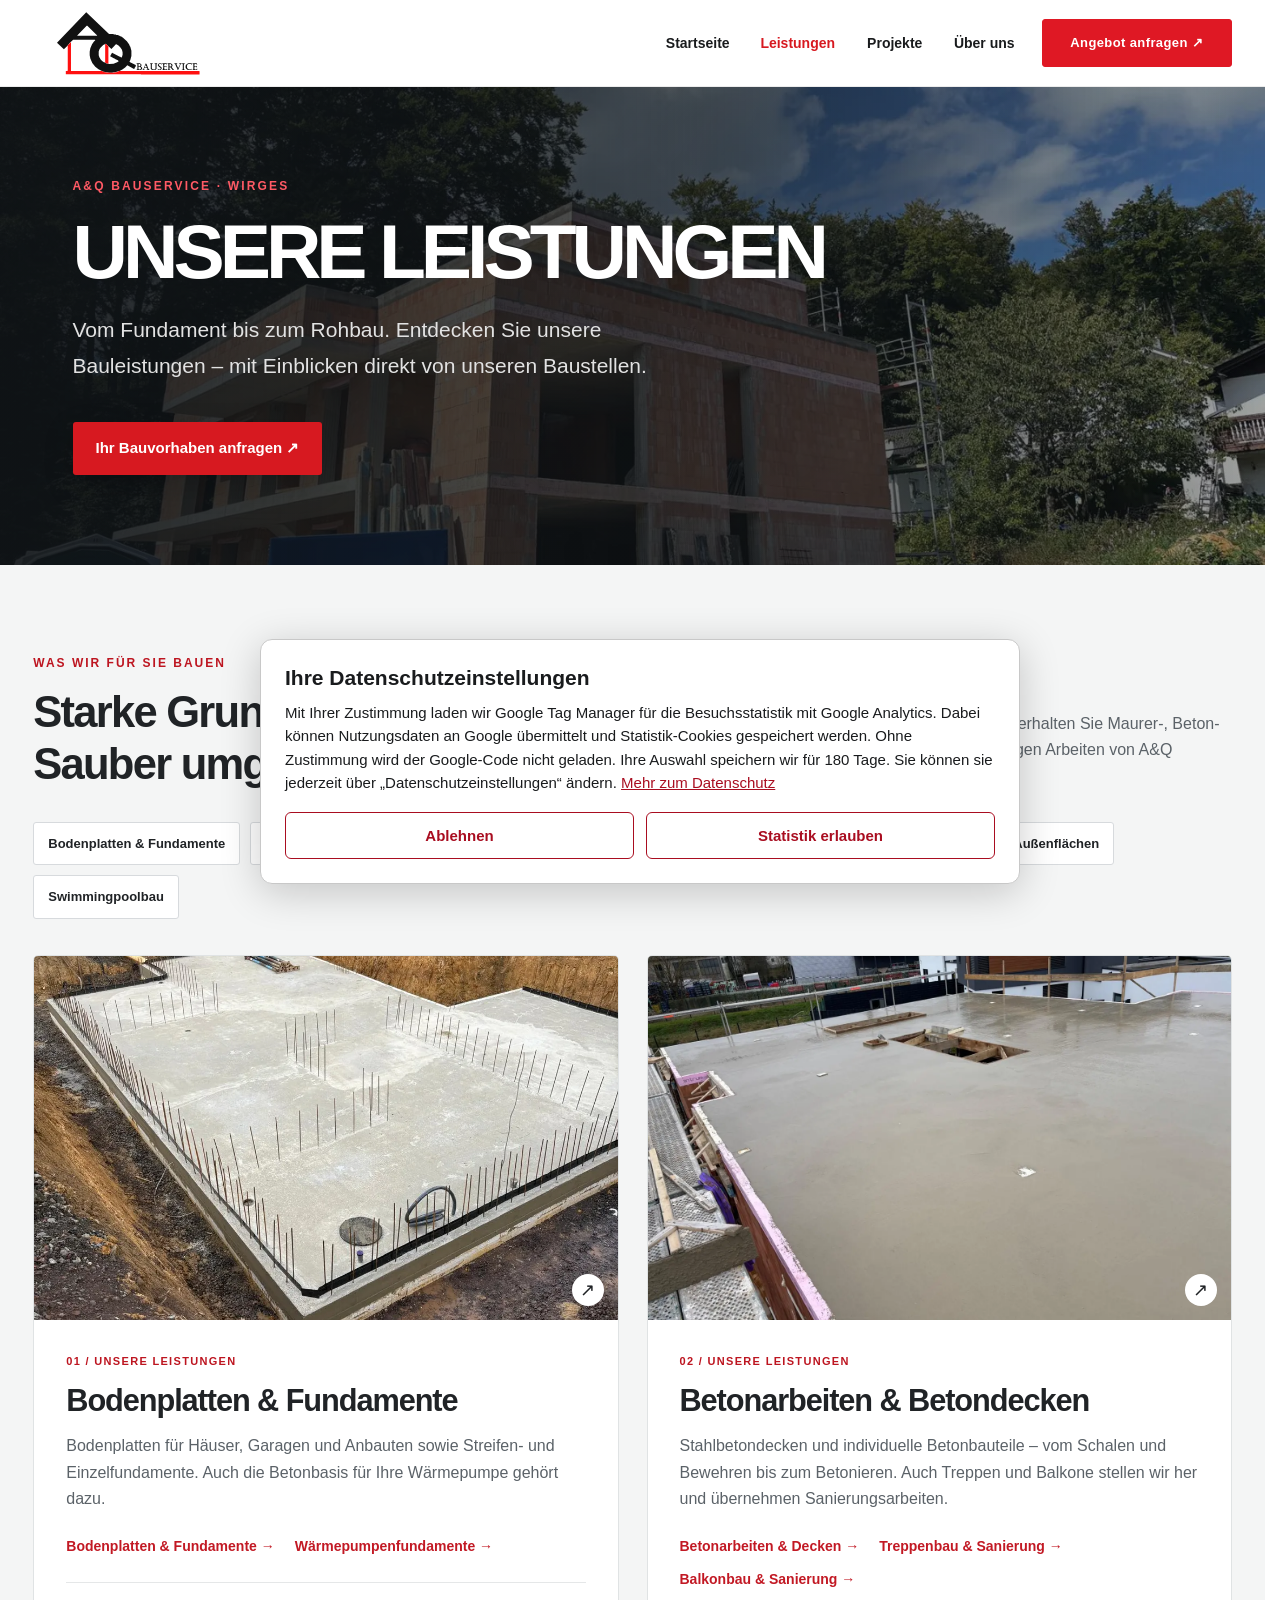
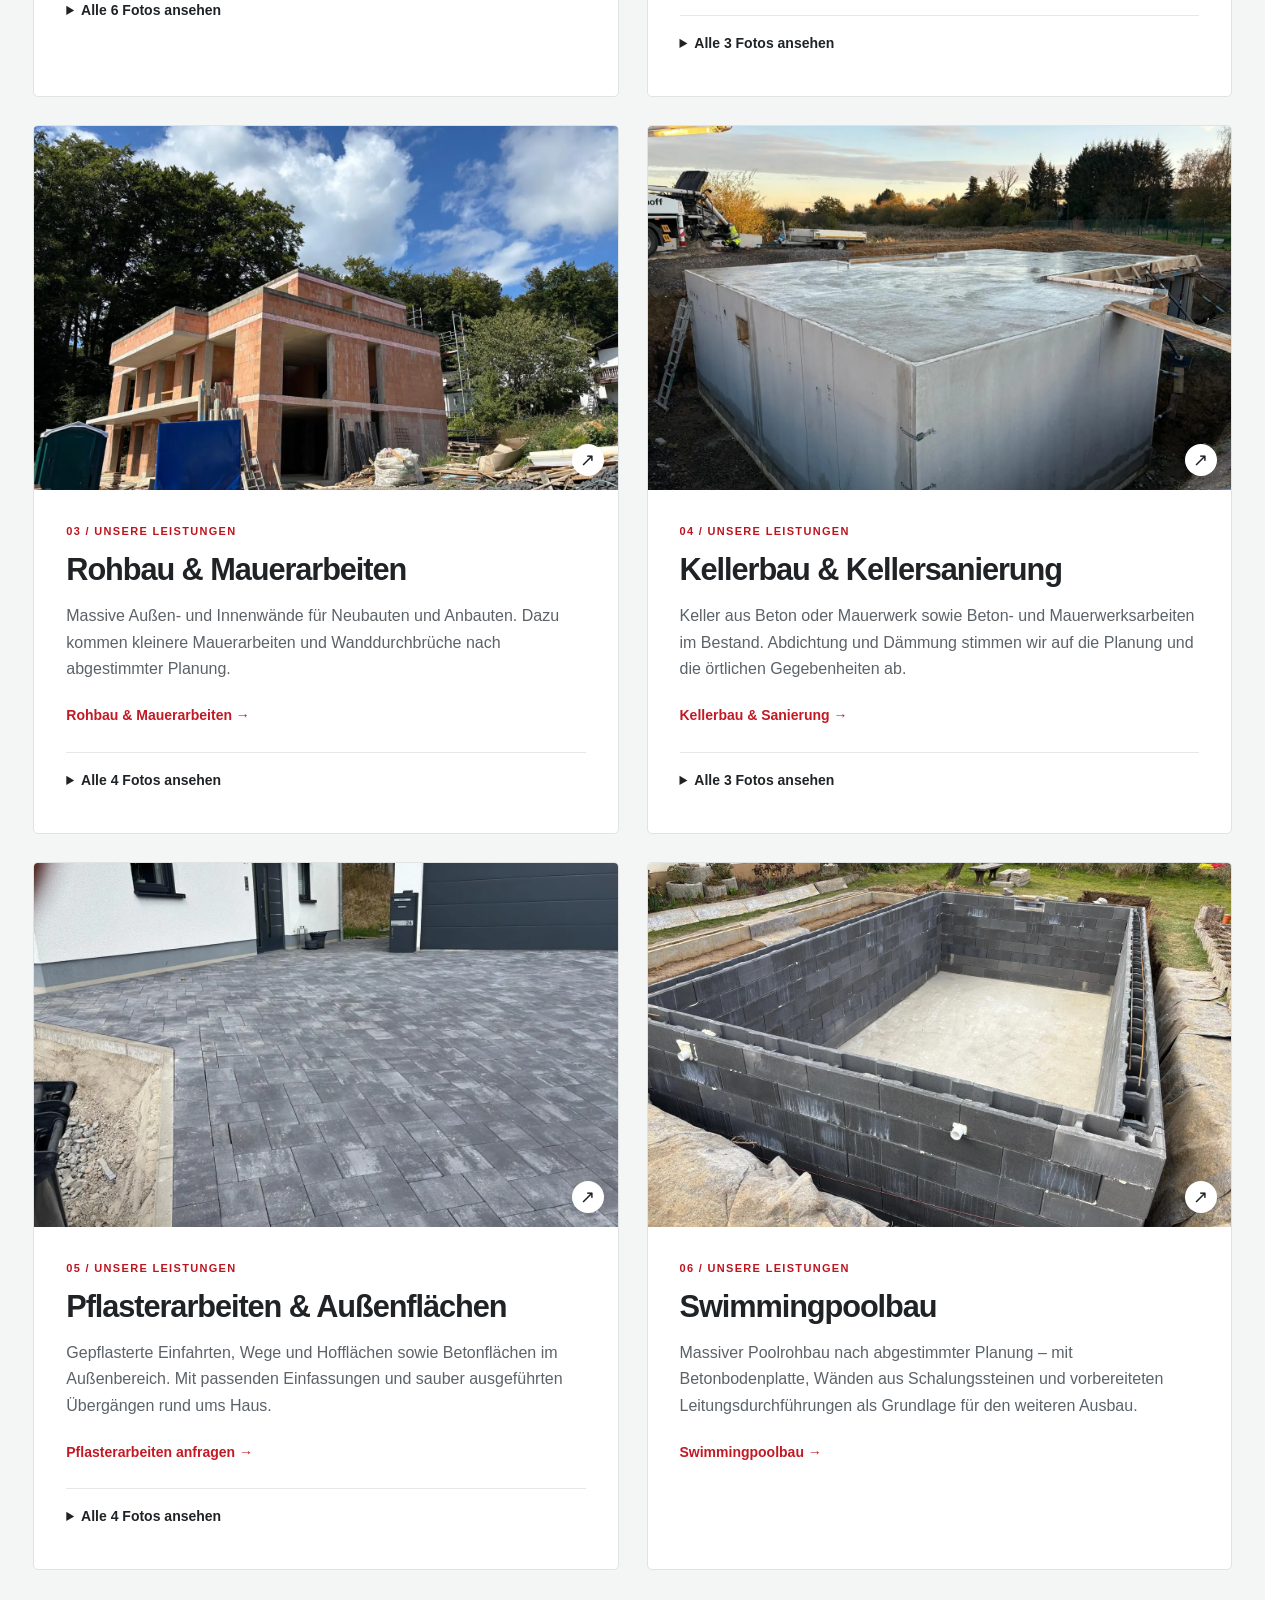
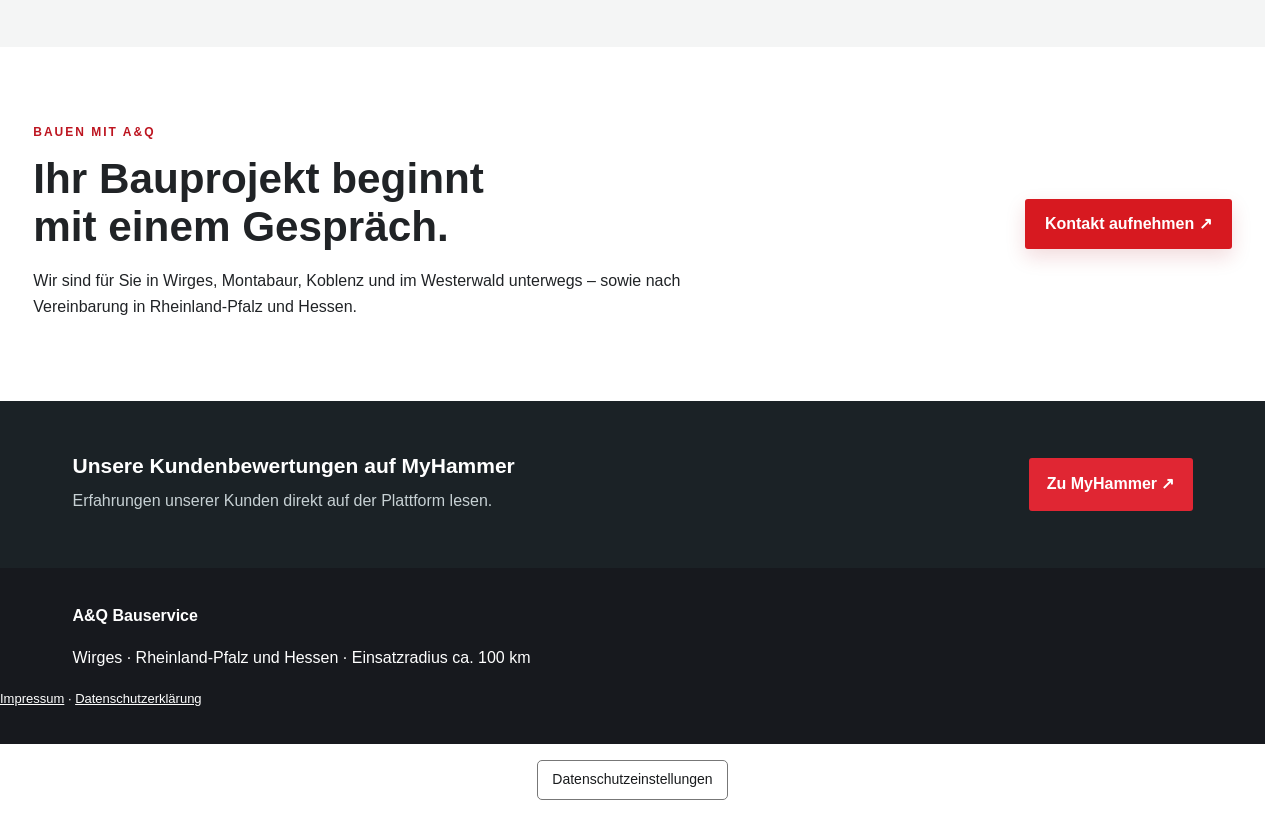
<file: leistungen.html>
<!doctype html><html lang="de"><head><link rel="icon" type="image/svg+xml" href="/favicon.svg"><meta charset="utf-8"><meta name="viewport" content="width=device-width, initial-scale=1"><meta name="description" content="Bodenplatten, Fundamente, Rohbau, Beton- und Kellerbau sowie Pflasterarbeiten: Entdecken Sie die Bauleistungen von A&amp;Q Bauservice aus Wirges für Westerwald, Rheinland-Pfalz und Hessen."><title>Bauleistungen im Westerwald | A&amp;Q Bauservice</title><style>:root{--red:#d71920;--dark:#191c1f}*{box-sizing:border-box}html{scroll-behavior:smooth}body{margin:0;font-family:Arial,Helvetica,sans-serif;color:#202326;line-height:1.65}a{text-decoration:none;color:inherit}.wrap{max-width:1120px;width:calc(100% - 40px);margin:auto}.top{background:white;position:sticky;top:0;z-index:10;border-bottom:1px solid #eee}.nav{display:flex;align-items:center;justify-content:space-between;gap:20px;min-height:82px}.logo{width:165px;max-height:68px;object-fit:contain}.navlinks{display:flex;gap:20px;align-items:center;flex-wrap:wrap;font-weight:700;font-size:14px}.navlinks a:hover{color:var(--red)}.cta{background:var(--red);color:#fff;padding:12px 20px;border-radius:4px;display:inline-block;font-weight:700}.hero{background:linear-gradient(125deg,#151719,#303338);color:white;padding:95px 0}.eyebrow{text-transform:uppercase;color:#ff6c73;letter-spacing:2px;font-weight:bold;font-size:12px}.hero h1{font-size:clamp(38px,5.5vw,70px);line-height:1.09;max-width:860px;margin:15px 0}.hero p{font-size:19px;color:#e2e2e2;max-width:740px}.section{padding:72px 0}.section.alt{background:#f6f6f4}h2{font-size:clamp(27px,3vw,39px);line-height:1.2}p{max-width:760px}.grid{display:grid;grid-template-columns:repeat(3,1fr);gap:18px}.tile{border:1px solid #e5e5e5;border-radius:6px;padding:24px;background:#fff}.tile strong{display:block;font-size:19px}.tile p{color:#5b6268}.tile a{color:var(--red);font-weight:bold}.foot{background:#17191b;color:white;padding:35px 0}.small{font-size:13px;color:#aaa}.crumb{font-size:14px;color:#777;margin:25px auto}.crumb a{color:var(--red)}@media(max-width:760px){.nav{align-items:flex-start;flex-direction:column;padding:14px 0}.navlinks{gap:13px}.hero{padding:65px 0}.grid{grid-template-columns:1fr}.section{padding:48px 0}}.aq-photo-hero{position:relative;overflow:hidden}.aq-photo-hero:before{content:"";position:absolute;inset:0;background:linear-gradient(90deg,#101417eb 0%,#101417bb 52%,#10141765 100%),url("leistungsbilder/rohbau-einfamilienhaus.webp") center 45%/cover no-repeat;z-index:0}.aq-photo-hero>.wrap{position:relative;z-index:1}.aq-photo-hero h1{max-width:820px}.aq-feature-photo{display:block;width:100%;max-height:460px;aspect-ratio:16/8;object-fit:cover;border-radius:5px;margin:0 auto 28px}.aq-photo-caption{font-size:12px;color:#69727a;margin:-15px 0 30px}.aq-rating-band{background:#1b2226;color:#fff;padding:48px 0}.aq-rating-band .wrap{display:flex;align-items:center;justify-content:space-between;gap:20px}.aq-rating-band strong{font-size:21px}.aq-rating-band p{margin:5px 0;color:#c7d1d4}.aq-rating-band a{background:#e02633;color:#fff;padding:13px 18px;border-radius:3px;font-weight:800;white-space:nowrap}.aq-tile-photo{display:block;width:calc(100% + 48px);height:165px;object-fit:cover;margin:-24px -24px 20px;border-radius:5px 5px 0 0;transition:transform .3s}.tile:hover .aq-tile-photo{filter:brightness(.92)}@media(max-width:760px){.aq-rating-band .wrap{display:block}.aq-rating-band a{display:inline-block;margin-top:15px}.aq-feature-photo{aspect-ratio:4/3}}
/* Mobile usability pass – October 2026 */
html{overflow-x:clip}body{max-width:100%;overflow-x:clip}img,video,svg{max-width:100%}img{height:auto}a,button,input,textarea,select{touch-action:manipulation}input,textarea,select{max-width:100%;min-width:0}a:focus-visible,button:focus-visible,input:focus-visible,textarea:focus-visible{outline:3px solid #e9283e;outline-offset:3px}
@media(max-width:760px){body{overflow-wrap:break-word}h1,h2,h3{text-wrap:balance}button,a.btn{min-height:44px}input,textarea,select{font-size:16px!important}section{scroll-margin-top:75px}}
@media(max-width:420px){h1,h2,h3{overflow-wrap:break-word}p{overflow-wrap:break-word}}

/* Refined service-page styling */
.hero.aq-photo-hero{position:relative;isolation:isolate;overflow:hidden;min-height:clamp(330px,42vw,520px);display:flex;align-items:center;background-color:#17191e;background-blend-mode:multiply}.hero.aq-photo-hero:after{content:"";position:absolute;inset:0;pointer-events:none;z-index:-1;background:linear-gradient(110deg,rgba(10,12,17,.50),transparent 85%)}.hero.aq-photo-hero .wrap{position:relative;z-index:1}.hero.aq-photo-hero .eyebrow{text-transform:uppercase;letter-spacing:.19em;font-weight:800;color:#ff5a65}.hero.aq-photo-hero h1{font-size:clamp(39px,6vw,75px);line-height:1.04;font-weight:900;text-transform:uppercase;max-width:920px;text-wrap:balance}.hero.aq-photo-hero p{font-size:clamp(16px,1.8vw,20px);max-width:680px}.section{padding:clamp(55px,7vw,95px) 0}.section.alt{background:#f5f5f3}.section h2{font-size:clamp(27px,3.4vw,43px);line-height:1.14;letter-spacing:-.035em}.tile{position:relative;border:1px solid #e8e8e8;border-radius:5px;overflow:hidden;background:#fff;box-shadow:0 8px 25px rgba(20,24,30,.045);transition:transform .25s ease,box-shadow .25s ease,border-color .25s ease}.tile:hover{transform:translateY(-5px);box-shadow:0 20px 38px rgba(20,24,30,.12);border-color:#e6b3b7}.tile strong{font-size:clamp(17px,1.6vw,21px)}.aq-tile-photo,.aq-feature-photo{border-radius:4px}.aq-tile-photo{transition:transform .4s ease}.tile:hover .aq-tile-photo{transform:scale(1.025)}.cta{display:inline-flex;align-items:center;min-height:48px;border-radius:3px;box-shadow:0 8px 20px rgba(170,15,30,.15)}.foot{background:#17191e;color:white}.foot a{color:white!important} .navlinks a{transition:color .2s ease}.navlinks a:hover{color:#d71920}.aq-photo-caption{font-size:13px;color:#74787d}.aq-feature-photo{box-shadow:0 20px 48px rgba(20,24,30,.13)}
@media(max-width:760px){.hero.aq-photo-hero{min-height:340px;padding:70px 0}.hero.aq-photo-hero h1{font-size:clamp(34px,9vw,52px)}.section{padding:55px 0}.grid{gap:16px}.tile:hover{transform:none}}
@media(prefers-reduced-motion:reduce){.tile,.aq-tile-photo{transition:none}}

/* Universal site navigation: same layout on every page */
.top{position:sticky!important;top:0!important;z-index:100!important;background:#fff!important;border-bottom:1px solid #ececec!important}.top .nav{width:min(1160px,calc(100% - 44px))!important;max-width:none!important;margin:0 auto!important;min-height:86px!important;height:86px!important;padding:0!important;display:flex!important;flex-direction:row!important;align-items:center!important;justify-content:space-between!important;gap:20px!important}.top .logo{width:196px!important;min-width:196px!important;max-width:196px!important;height:69px!important;max-height:69px!important;display:flex!important;align-items:center!important;justify-content:center!important;padding:3px!important;background:#fff!important;border-radius:3px!important;flex-shrink:0!important}.top .logo img{display:block!important;width:190px!important;max-width:190px!important;height:63px!important;max-height:63px!important;object-fit:contain!important}.top .links{display:flex!important;flex-direction:row!important;align-items:center!important;gap:clamp(12px,2vw,27px)!important;font-size:14px!important;font-weight:700!important}.top .links>a:not(.btn){color:#191b1d!important}.top .links>a:not(.btn):hover,.top .links>a[aria-current="page"]:not(.btn){color:#d71920!important}.top .links .btn{background:#df1824!important;border:1px solid #df1824!important;color:#fff!important;padding:13px 19px!important;white-space:nowrap!important;border-radius:3px!important;font-size:13px!important;font-weight:800!important;display:inline-flex!important;align-items:center!important;justify-content:center!important;text-decoration:none!important}.top .menu{display:none!important;border:0!important;background:transparent!important;font-size:27px!important;color:#191b1d!important;cursor:pointer!important}
@media(max-width:850px){.top .nav{height:76px!important;min-height:76px!important}.top .logo{width:172px!important;min-width:172px!important;max-width:172px!important;height:62px!important;max-height:62px!important}.top .logo img{width:166px!important;max-width:166px!important;height:56px!important;max-height:56px!important}.top .menu{display:block!important;margin-left:auto!important}.top .links{display:none!important;position:absolute!important;top:76px!important;left:0!important;right:0!important;background:#fff!important;flex-direction:column!important;align-items:stretch!important;gap:0!important;padding:14px 22px 22px!important;box-shadow:0 16px 26px #0002!important}.top .links.open{display:flex!important}.top .links>a{display:block!important;padding:12px 4px!important}.top .links .btn{margin-top:8px!important;text-align:center!important}}

/* Scroll progress bar – consistent with homepage */
#aq-scroll-progress{position:fixed;top:0;left:0;height:3px;width:0;background:#df1824;z-index:1000;pointer-events:none;transition:width .08s linear}.top{transition:box-shadow .3s ease,background .3s ease}.top.aq-scrolled{box-shadow:0 10px 30px #00000012}

/* Pixel-consistent navigation across every page */
html{scrollbar-gutter:stable}.top,.top *{box-sizing:border-box!important}.top{font-family:Arial,Helvetica,sans-serif!important;font-size:14px!important;line-height:1.35!important;letter-spacing:normal!important}.top .nav{font-family:Arial,Helvetica,sans-serif!important;line-height:1.35!important}.top .links{font-family:Arial,Helvetica,sans-serif!important;font-size:14px!important;line-height:20px!important;letter-spacing:0!important}.top .links>a:not(.btn){display:inline-flex!important;align-items:center!important;justify-content:center!important;font-family:Arial,Helvetica,sans-serif!important;font-size:14px!important;font-weight:700!important;line-height:20px!important;letter-spacing:0!important;padding:0!important;margin:0!important;white-space:nowrap!important}.top .links .btn{font-family:Arial,Helvetica,sans-serif!important;font-size:13px!important;font-weight:800!important;line-height:20px!important;letter-spacing:.03em!important;min-height:48px!important;margin:0!important;box-shadow:none!important;transform:none!important}.top .links .btn:hover{transform:none!important}.top .logo,.top .logo img{transform:none!important;transition:none!important}.top .links>a[aria-current="page"]:not(.btn){font-weight:700!important}
@media(max-width:850px){.top .links>a:not(.btn){display:flex!important;justify-content:flex-start!important;padding:12px 4px!important}.top .links .btn{margin-top:8px!important}}

/* Final navbar stability: identical measured geometry on all pages */
.top{height:87px!important;min-height:87px!important;max-height:87px!important;box-shadow:none!important;transition:none!important}.top.aq-scrolled{box-shadow:none!important}.top .nav{width:calc(100% - 44px)!important;max-width:1160px!important;height:86px!important;min-height:86px!important;max-height:86px!important;flex-wrap:nowrap!important}.top .links{gap:24px!important;flex-wrap:nowrap!important;flex-shrink:0!important}.top .links>a:not(.btn){flex-shrink:0!important}.top .links>a[href="index.html"]:not(.btn){width:70px!important}.top .links>a[href="leistungen.html"]:not(.btn){width:82px!important}.top .links>a[href="projekte.html"]:not(.btn){width:64px!important}.top .links>a[href="ueber-uns.html"]:not(.btn){width:67px!important}.top .links .btn{width:190px!important;min-width:190px!important;max-width:190px!important;min-height:48px!important;height:48px!important;flex-shrink:0!important;padding:0 10px!important}.top .logo{width:196px!important;min-width:196px!important;max-width:196px!important;height:69px!important;min-height:69px!important;max-height:69px!important}.top .logo img{width:190px!important;height:63px!important;max-width:190px!important;max-height:63px!important}
@media(max-width:950px){.top .links{gap:13px!important}.top .links .btn{width:175px!important;min-width:175px!important;max-width:175px!important}}
@media(max-width:850px){.top{height:77px!important;min-height:77px!important;max-height:77px!important}.top .nav{height:76px!important;min-height:76px!important;max-height:76px!important}.top .logo{width:172px!important;min-width:172px!important;max-width:172px!important;height:62px!important;min-height:62px!important;max-height:62px!important}.top .logo img{width:166px!important;max-width:166px!important;height:56px!important;max-height:56px!important}.top .links{flex-wrap:nowrap!important;gap:0!important}.top .links>a:not(.btn){width:auto!important}.top .links .btn{width:100%!important;min-width:0!important;max-width:none!important}}



.top .logo img{filter:none!important}

/* Premium service design 2026 */
.aq-photo-hero{min-height:clamp(430px,53vw,620px)!important;display:flex!important;align-items:center!important;isolation:isolate!important;overflow:hidden!important}.aq-photo-hero>.wrap{padding-top:clamp(72px,10vw,130px)!important;padding-bottom:clamp(72px,10vw,130px)!important}.aq-photo-hero h1{font-size:clamp(42px,6.5vw,86px)!important;line-height:1.03!important;letter-spacing:-.065em!important;max-width:970px!important;text-wrap:balance}.aq-photo-hero p{max-width:650px!important;font-size:clamp(17px,1.7vw,21px)!important;line-height:1.7!important}.aq-photo-hero .eyebrow{letter-spacing:.18em!important}.aq-photo-hero .cta{display:inline-flex!important;align-items:center!important;min-height:52px!important;padding:14px 23px!important;margin-top:18px!important;box-shadow:0 10px 30px #0003!important}.section{padding-top:clamp(65px,8vw,115px)!important;padding-bottom:clamp(65px,8vw,115px)!important}.section.alt{background:#f4f5f5!important}.aq-feature-photo{width:100%!important;max-height:520px!important;object-fit:cover!important;object-position:center!important;border-radius:3px!important;box-shadow:0 18px 45px #10161c18!important}.aq-tile-photo{width:100%!important;object-fit:cover!important;transition:transform .55s ease!important}.tile{overflow:hidden!important;border-radius:4px!important;transition:transform .3s ease,box-shadow .3s ease!important}.tile:hover{transform:translateY(-5px)!important;box-shadow:0 18px 38px #11192322!important}.tile:hover .aq-tile-photo{transform:scale(1.045)!important}.aq-photo-caption{font-size:12px!important;letter-spacing:.03em!important;color:#687079!important}.aq-stock-notice{display:block;font-size:12px;letter-spacing:.025em;color:#697079;margin-top:9px}.aq-service-design-divider{height:4px;width:76px;background:#df1824;margin:26px 0}@media(max-width:760px){.aq-photo-hero{min-height:430px!important}.aq-photo-hero h1{font-size:clamp(39px,10vw,59px)!important}.section{padding-top:55px!important;padding-bottom:55px!important}}@media(prefers-reduced-motion:reduce){.tile,.aq-tile-photo{transition:none!important}}

/* Shared mobile usability refinements (does not alter desktop header) */
@media(max-width:850px){.top .menu{min-width:44px!important;min-height:44px!important;display:flex!important;align-items:center!important;justify-content:center!important;touch-action:manipulation}.top .links{max-height:calc(100dvh - 76px)!important;overflow-y:auto!important;overscroll-behavior:contain!important}.top .links>a:not(.btn){min-height:44px!important;display:flex!important;align-items:center!important}.top .links .btn{min-height:48px!important}.top .logo{flex-shrink:0!important}}
@media(max-width:600px){main img:not(.aq-hero-video){max-width:100%}main .wrap,main .container{min-width:0}main h1,main h2,main h3{overflow-wrap:break-word}main .btn,main .cta{max-width:100%;white-space:normal;overflow-wrap:anywhere}main input,main textarea,main select{max-width:100%}}

/* Resilient service images: branded placeholder if remote photography fails */
.aq-tile-photo,.aq-feature-photo,.aq-service-photo img{background:linear-gradient(135deg,#202a30 0%,#3b4449 60%,#b82732 100%);color:transparent}.aq-photo-hero{background-color:#182128!important}.aq-photo-hero:before{background-color:#182128!important}.aq-tile-photo[hidden],.aq-feature-photo[hidden],.aq-service-photo img[hidden]{display:none!important}.tile:has(>.aq-tile-photo[hidden]):before{content:"A&Q  /  BAUSERVICE";display:flex;align-items:center;justify-content:center;height:165px;margin:-24px -24px 20px;background:linear-gradient(135deg,#1d252b,#424b50);color:#fff;font-weight:800;letter-spacing:.16em;font-size:13px}.aq-service-photo:has(img[hidden]){background:linear-gradient(135deg,#1d252b,#424b50)!important}
</style><link rel="canonical" href="https://aq-bauservice.de/leistungen.html">
<meta property="og:type" content="website">
<meta property="og:site_name" content="A&amp;Q Bauservice">
<meta property="og:url" content="https://aq-bauservice.de/leistungen.html">
<link rel="stylesheet" href="responsive-layout.css?v=20261102-2"><link rel="stylesheet" href="consent.css?v=20261111"><script defer src="consent.js?v=20261111"></script><style>
/* Real project photography and grouped service overview. */
.services-section{padding:clamp(48px,6vw,90px) 0;background:#f4f5f5}.services-section>.wrap,.service-contact>.wrap{max-width:1440px;width:calc(100% - var(--page-gutter,24px)*2)}.services-intro{display:grid;grid-template-columns:1fr 1fr;gap:48px;align-items:end;margin-bottom:32px}.services-intro h2{font-size:clamp(32px,3.4vw,52px);letter-spacing:-.04em;margin:12px 0 0}.services-intro>p{color:#5b6268;margin:0}.services-intro .eyebrow,.service-number,.service-extra .eyebrow{color:#bd1520}.service-nav{display:flex;flex-wrap:wrap;gap:10px;margin:0 0 36px}.service-nav a{border:1px solid #d7dadd;background:#fff;border-radius:3px;padding:10px 14px;font-size:13px;font-weight:700}.service-nav a:hover{border-color:var(--red);color:var(--red)}.service-grid{display:grid;grid-template-columns:repeat(2,minmax(0,1fr));gap:28px}.service-card{background:#fff;min-width:0;scroll-margin-top:110px;border:1px solid #e0e3e4;border-radius:5px;overflow:hidden}.service-photo{display:block;position:relative;padding:0;border:0;width:100%;background:#20272b;cursor:zoom-in;overflow:hidden}.service-photo img{display:block;width:100%;height:100%;object-fit:cover;transition:transform .3s}.service-photo:hover img{transform:scale(1.025)}.primary-photo{aspect-ratio:16/10}.service-photo span{position:absolute;bottom:14px;right:14px;background:#fff;color:#202326;width:32px;height:32px;display:grid;place-items:center;border-radius:50%;font-size:18px}.service-body{padding:clamp(22px,2.5vw,36px)}.service-number{font-size:11px;font-weight:700;letter-spacing:.12em;text-transform:uppercase;margin:0 0 12px}.service-body h2{font-size:clamp(25px,2.4vw,37px);line-height:1.2;letter-spacing:-.035em;margin:0 0 14px}.service-body>p:not(.service-number){color:#5b6268;margin:0 0 22px}.service-links{display:flex;flex-wrap:wrap;gap:10px 20px}.service-links a,.service-extra>a:not(.cta){font-size:14px;color:#c21924;font-weight:700}.service-links a:hover,.service-extra>a:hover{text-decoration:underline}.service-gallery{border-top:1px solid #e5e7e8;margin-top:24px;padding-top:16px}.service-gallery summary{cursor:pointer;font-size:14px;font-weight:700;min-height:32px}.gallery-grid{display:grid;grid-template-columns:repeat(3,minmax(0,1fr));gap:10px;margin-top:16px}.gallery-photo{aspect-ratio:4/3;border-radius:3px}.gallery-photo span{display:none}.service-extra{background:#20272b;color:#fff;padding:clamp(28px,3vw,48px);border-radius:5px;display:flex;flex-direction:column;justify-content:center;align-items:flex-start}.service-extra .eyebrow{color:#ff747c}.service-extra h2{font-size:clamp(30px,3vw,44px);line-height:1.15;letter-spacing:-.035em;margin:8px 0}.service-extra p:not(.eyebrow){color:#d4dade}.service-extra>a:not(.cta){color:#ff8b92}.service-extra h3{font-size:22px;line-height:1.3;margin:0}.service-extra-rule{height:1px;width:100%;background:#ffffff30;margin:32px 0}.service-contact{background:#fff;padding:64px 0}.service-contact .wrap{display:flex;align-items:center;justify-content:space-between;gap:40px}.service-contact h2{font-size:clamp(30px,3.3vw,48px);line-height:1.15;margin:12px 0}.service-contact p{max-width:680px}.service-contact .eyebrow{color:#bd1520}.service-contact .cta{flex-shrink:0}.photo-dialog{position:fixed;inset:0;width:min(1160px,96vw);max-width:96vw;max-height:94dvh;overflow:auto;border:0;border-radius:5px;padding:48px 18px 18px;background:#14191d;color:#fff}.photo-dialog::backdrop{background:#000d}.photo-dialog figure{margin:0}.photo-dialog figure img{display:block;max-width:100%;width:auto;height:auto;max-height:69dvh;object-fit:contain;margin:auto}.photo-dialog figcaption{font-size:14px;text-align:center;margin-top:14px}.dialog-close{position:absolute;right:8px;top:4px}.photo-dialog button{min-width:44px;min-height:44px;border:0;border-radius:3px;color:#fff;background:transparent;cursor:pointer;font-size:23px}.photo-dialog button:hover{background:#ffffff20}.dialog-controls{display:flex;align-items:center;justify-content:center;gap:22px}.dialog-count{font-size:13px}.hero.aq-photo-hero{min-height:430px!important;padding:0!important}.hero.aq-photo-hero>.wrap{padding-top:90px!important;padding-bottom:90px!important}.aq-photo-hero:before{background-position:center 58%}.hero.aq-photo-hero h1{font-size:clamp(42px,6vw,78px)!important}.hero .cta{font-size:15px}
@media(max-width:760px){.services-intro{grid-template-columns:1fr;gap:20px}.service-grid{grid-template-columns:1fr;gap:22px}.service-nav{gap:8px}.service-nav a{font-size:12px;padding:9px 11px}.service-contact .wrap{align-items:flex-start;flex-direction:column;gap:20px}.hero.aq-photo-hero>.wrap{padding-top:68px!important;padding-bottom:68px!important}.service-card{scroll-margin-top:96px}.gallery-grid{gap:8px}.photo-dialog{padding-inline:10px}.service-extra{padding:28px}.primary-photo{aspect-ratio:4/3}}
@media(prefers-reduced-motion:reduce){.service-photo img{transition:none}html{scroll-behavior:auto}}
</style></head><body><header class="top"><nav class="container nav" aria-label="Hauptnavigation"><a class="logo" href="index.html" aria-label="A&Q Bauservice Startseite"><img src="aq-logo-transparent.svg?v=2" width="190" height="63" alt="A&Q Bauservice Logo"></a><button class="menu" id="menu" type="button" aria-controls="links" aria-label="Menü öffnen" aria-expanded="false">☰</button><div class="links" id="links"><a href="index.html">Startseite</a><a href="leistungen.html" aria-current="page">Leistungen</a><a href="projekte.html">Projekte</a><a href="ueber-uns.html">Über uns</a><a href="kontakt.html" class="btn">Angebot anfragen ↗</a></div></nav></header><main id="main-content"><section class="hero aq-photo-hero"><div class="wrap"><div class="eyebrow">A&amp;Q Bauservice · Wirges</div><h1>Unsere Leistungen</h1><p>Vom Fundament bis zum Rohbau. Entdecken Sie unsere Bauleistungen – mit Einblicken direkt von unseren Baustellen.</p><a class="cta" href="kontakt.html">Ihr Bauvorhaben anfragen ↗</a></div></section><section class="services-section"><div class="wrap"><div class="services-intro"><div><p class="eyebrow">Was wir für Sie bauen</p><h2>Starke Grundlagen.<br>Sauber umgesetzt.</h2></div><p>Neubau, Anbau oder Arbeiten im Bestand: Bei uns erhalten Sie Maurer-, Beton- und Pflasterarbeiten aus einer Hand. Die Fotos zeigen Arbeiten von A&amp;Q Bauservice.</p></div><nav class="service-nav" aria-label="Leistungsbereiche"><a href="#bodenplatten">Bodenplatten &amp; Fundamente</a><a href="#betonarbeiten">Betonarbeiten &amp; Betondecken</a><a href="#rohbau">Rohbau &amp; Mauerarbeiten</a><a href="#kellerbau">Kellerbau &amp; Kellersanierung</a><a href="#pflasterarbeiten">Pflasterarbeiten &amp; Außenflächen</a><a href="#poolbau">Swimmingpoolbau</a></nav><div class="service-grid"><article class="service-card" id="bodenplatten"><button class="service-photo primary-photo" type="button" data-gallery="bodenplatten" data-src="leistungsbilder/bodenplatte-keller.webp" data-alt="Betonierte Bodenplatte in der Baugrube mit Anschlussbewehrung" aria-label="Foto vergrößern: Betonierte Bodenplatte in der Baugrube mit Anschlussbewehrung"><img src="leistungsbilder/bodenplatte-keller.webp" width="1080" height="1440" loading="lazy" decoding="async" alt="Betonierte Bodenplatte in der Baugrube mit Anschlussbewehrung"><span aria-hidden="true">↗</span></button><div class="service-body"><p class="service-number">01 / Unsere Leistungen</p><h2>Bodenplatten &amp; Fundamente</h2><p>Bodenplatten für Häuser, Garagen und Anbauten sowie Streifen- und Einzelfundamente. Auch die Betonbasis für Ihre Wärmepumpe gehört dazu.</p><div class="service-links"><a href="bodenplatten-fundamente.html">Bodenplatten &amp; Fundamente →</a><a href="waermepumpenfundamente.html">Wärmepumpenfundamente →</a></div><details class="service-gallery"><summary>Alle 6 Fotos ansehen</summary><div class="gallery-grid"><button class="service-photo gallery-photo" type="button" data-gallery="bodenplatten" data-src="leistungsbilder/bodenplatte-neubau.webp" data-alt="Fertig betonierte Bodenplatte für einen Neubau" aria-label="Foto vergrößern: Fertig betonierte Bodenplatte für einen Neubau"><img src="leistungsbilder/bodenplatte-neubau.webp" width="1440" height="1080" loading="lazy" decoding="async" alt="Fertig betonierte Bodenplatte für einen Neubau"><span aria-hidden="true">↗</span></button><button class="service-photo gallery-photo" type="button" data-gallery="bodenplatten" data-src="leistungsbilder/bodenplatte-neubau-hoch.webp" data-alt="Bodenplatte mit Randschalung auf dem Baugrundstück" aria-label="Foto vergrößern: Bodenplatte mit Randschalung auf dem Baugrundstück"><img src="leistungsbilder/bodenplatte-neubau-hoch.webp" width="1080" height="1440" loading="lazy" decoding="async" alt="Bodenplatte mit Randschalung auf dem Baugrundstück"><span aria-hidden="true">↗</span></button><button class="service-photo gallery-photo" type="button" data-gallery="bodenplatten" data-src="leistungsbilder/bodenplatte-anbau.webp" data-alt="Frisch betonierte Bodenplatte mit ausgesparten Öffnungen" aria-label="Foto vergrößern: Frisch betonierte Bodenplatte mit ausgesparten Öffnungen"><img src="leistungsbilder/bodenplatte-anbau.webp" width="1440" height="1080" loading="lazy" decoding="async" alt="Frisch betonierte Bodenplatte mit ausgesparten Öffnungen"><span aria-hidden="true">↗</span></button><button class="service-photo gallery-photo" type="button" data-gallery="bodenplatten" data-src="leistungsbilder/bodenplatte-schalung.webp" data-alt="Bodenplatte mit umlaufender Randschalung" aria-label="Foto vergrößern: Bodenplatte mit umlaufender Randschalung"><img src="leistungsbilder/bodenplatte-schalung.webp" width="1440" height="810" loading="lazy" decoding="async" alt="Bodenplatte mit umlaufender Randschalung"><span aria-hidden="true">↗</span></button><button class="service-photo gallery-photo" type="button" data-gallery="bodenplatten" data-src="leistungsbilder/bodenplatte-garage.webp" data-alt="Kleine betonierte Bodenplatte zwischen zwei Gebäuden" aria-label="Foto vergrößern: Kleine betonierte Bodenplatte zwischen zwei Gebäuden"><img src="leistungsbilder/bodenplatte-garage.webp" width="1440" height="1080" loading="lazy" decoding="async" alt="Kleine betonierte Bodenplatte zwischen zwei Gebäuden"><span aria-hidden="true">↗</span></button></div></details></div></article><article class="service-card" id="betonarbeiten"><button class="service-photo primary-photo" type="button" data-gallery="betonarbeiten" data-src="leistungsbilder/betondecke.webp" data-alt="Frisch betonierte Geschossdecke mit Treppenöffnung" aria-label="Foto vergrößern: Frisch betonierte Geschossdecke mit Treppenöffnung"><img src="leistungsbilder/betondecke.webp" width="1440" height="1080" loading="lazy" decoding="async" alt="Frisch betonierte Geschossdecke mit Treppenöffnung"><span aria-hidden="true">↗</span></button><div class="service-body"><p class="service-number">02 / Unsere Leistungen</p><h2>Betonarbeiten &amp; Betondecken</h2><p>Stahlbetondecken und individuelle Betonbauteile – vom Schalen und Bewehren bis zum Betonieren. Auch Treppen und Balkone stellen wir her und übernehmen Sanierungsarbeiten.</p><div class="service-links"><a href="betonarbeiten-betondecken.html">Betonarbeiten &amp; Decken →</a><a href="treppenbau-sanierung.html">Treppenbau &amp; Sanierung →</a><a href="balkonbau-sanierung.html">Balkonbau &amp; Sanierung →</a></div><details class="service-gallery"><summary>Alle 3 Fotos ansehen</summary><div class="gallery-grid"><button class="service-photo gallery-photo" type="button" data-gallery="betonarbeiten" data-src="leistungsbilder/betondecke-detail.webp" data-alt="Betondecke mit ausgespartem Treppenauge" aria-label="Foto vergrößern: Betondecke mit ausgespartem Treppenauge"><img src="leistungsbilder/betondecke-detail.webp" width="1440" height="1080" loading="lazy" decoding="async" alt="Betondecke mit ausgespartem Treppenauge"><span aria-hidden="true">↗</span></button><button class="service-photo gallery-photo" type="button" data-gallery="betonarbeiten" data-src="leistungsbilder/betondecke-innen.webp" data-alt="Betondecke von unten über gemauerten Rohbauwänden" aria-label="Foto vergrößern: Betondecke von unten über gemauerten Rohbauwänden"><img src="leistungsbilder/betondecke-innen.webp" width="1440" height="1080" loading="lazy" decoding="async" alt="Betondecke von unten über gemauerten Rohbauwänden"><span aria-hidden="true">↗</span></button></div></details></div></article><article class="service-card" id="rohbau"><button class="service-photo primary-photo" type="button" data-gallery="rohbau" data-src="leistungsbilder/rohbau-einfamilienhaus.webp" data-alt="Rohbau eines zweigeschossigen Hauses mit Mauerwerk und Betondecken" aria-label="Foto vergrößern: Rohbau eines zweigeschossigen Hauses mit Mauerwerk und Betondecken"><img src="leistungsbilder/rohbau-einfamilienhaus.webp" width="1440" height="1080" loading="lazy" decoding="async" alt="Rohbau eines zweigeschossigen Hauses mit Mauerwerk und Betondecken"><span aria-hidden="true">↗</span></button><div class="service-body"><p class="service-number">03 / Unsere Leistungen</p><h2>Rohbau &amp; Mauerarbeiten</h2><p>Massive Außen- und Innenwände für Neubauten und Anbauten. Dazu kommen kleinere Mauerarbeiten und Wanddurchbrüche nach abgestimmter Planung.</p><div class="service-links"><a href="rohbau-mauerarbeiten.html">Rohbau &amp; Mauerarbeiten →</a></div><details class="service-gallery"><summary>Alle 4 Fotos ansehen</summary><div class="gallery-grid"><button class="service-photo gallery-photo" type="button" data-gallery="rohbau" data-src="leistungsbilder/mauerwerk-innen.webp" data-alt="Gemauerte Innen- und Außenwände im Rohbau" aria-label="Foto vergrößern: Gemauerte Innen- und Außenwände im Rohbau"><img src="leistungsbilder/mauerwerk-innen.webp" width="1440" height="1080" loading="lazy" decoding="async" alt="Gemauerte Innen- und Außenwände im Rohbau"><span aria-hidden="true">↗</span></button><button class="service-photo gallery-photo" type="button" data-gallery="rohbau" data-src="leistungsbilder/mauerwerk-detail.webp" data-alt="Ziegelmauerwerk mit vorbereiteten Tür- und Fensteröffnungen" aria-label="Foto vergrößern: Ziegelmauerwerk mit vorbereiteten Tür- und Fensteröffnungen"><img src="leistungsbilder/mauerwerk-detail.webp" width="810" height="1440" loading="lazy" decoding="async" alt="Ziegelmauerwerk mit vorbereiteten Tür- und Fensteröffnungen"><span aria-hidden="true">↗</span></button><button class="service-photo gallery-photo" type="button" data-gallery="rohbau" data-src="leistungsbilder/rohbau-mehrfamilienhaus.webp" data-alt="Mehrgeschossiger Rohbau aus Ziegelmauerwerk mit Balkonen" aria-label="Foto vergrößern: Mehrgeschossiger Rohbau aus Ziegelmauerwerk mit Balkonen"><img src="leistungsbilder/rohbau-mehrfamilienhaus.webp" width="1080" height="1440" loading="lazy" decoding="async" alt="Mehrgeschossiger Rohbau aus Ziegelmauerwerk mit Balkonen"><span aria-hidden="true">↗</span></button></div></details></div></article><article class="service-card" id="kellerbau"><button class="service-photo primary-photo" type="button" data-gallery="kellerbau" data-src="leistungsbilder/keller-betondecke.webp" data-alt="Betonkeller mit fertig betonierter Kellerdecke" aria-label="Foto vergrößern: Betonkeller mit fertig betonierter Kellerdecke"><img src="leistungsbilder/keller-betondecke.webp" width="1440" height="1080" loading="lazy" decoding="async" alt="Betonkeller mit fertig betonierter Kellerdecke"><span aria-hidden="true">↗</span></button><div class="service-body"><p class="service-number">04 / Unsere Leistungen</p><h2>Kellerbau &amp; Kellersanierung</h2><p>Keller aus Beton oder Mauerwerk sowie Beton- und Mauerwerksarbeiten im Bestand. Abdichtung und Dämmung stimmen wir auf die Planung und die örtlichen Gegebenheiten ab.</p><div class="service-links"><a href="kellerbau-kellersanierung.html">Kellerbau &amp; Sanierung →</a></div><details class="service-gallery"><summary>Alle 3 Fotos ansehen</summary><div class="gallery-grid"><button class="service-photo gallery-photo" type="button" data-gallery="kellerbau" data-src="leistungsbilder/keller-aussen.webp" data-alt="Kelleraußenwände aus Beton unter einer neuen Kellerdecke" aria-label="Foto vergrößern: Kelleraußenwände aus Beton unter einer neuen Kellerdecke"><img src="leistungsbilder/keller-aussen.webp" width="1440" height="1080" loading="lazy" decoding="async" alt="Kelleraußenwände aus Beton unter einer neuen Kellerdecke"><span aria-hidden="true">↗</span></button><button class="service-photo gallery-photo" type="button" data-gallery="kellerbau" data-src="leistungsbilder/betonboden-bestand.webp" data-alt="Neu betonierte Bodenfläche in einem bestehenden Gebäude" aria-label="Foto vergrößern: Neu betonierte Bodenfläche in einem bestehenden Gebäude"><img src="leistungsbilder/betonboden-bestand.webp" width="1440" height="1080" loading="lazy" decoding="async" alt="Neu betonierte Bodenfläche in einem bestehenden Gebäude"><span aria-hidden="true">↗</span></button></div></details></div></article><article class="service-card" id="pflasterarbeiten"><button class="service-photo primary-photo" type="button" data-gallery="pflasterarbeiten" data-src="leistungsbilder/pflaster-einfahrt.webp" data-alt="Gepflasterte Einfahrt mit grauen Betonsteinen vor Haus und Garage" aria-label="Foto vergrößern: Gepflasterte Einfahrt mit grauen Betonsteinen vor Haus und Garage"><img src="leistungsbilder/pflaster-einfahrt.webp" width="1440" height="1080" loading="lazy" decoding="async" alt="Gepflasterte Einfahrt mit grauen Betonsteinen vor Haus und Garage"><span aria-hidden="true">↗</span></button><div class="service-body"><p class="service-number">05 / Unsere Leistungen</p><h2>Pflasterarbeiten &amp; Außenflächen</h2><p>Gepflasterte Einfahrten, Wege und Hofflächen sowie Betonflächen im Außenbereich. Mit passenden Einfassungen und sauber ausgeführten Übergängen rund ums Haus.</p><div class="service-links"><a href="kontakt.html">Pflasterarbeiten anfragen →</a></div><details class="service-gallery"><summary>Alle 4 Fotos ansehen</summary><div class="gallery-grid"><button class="service-photo gallery-photo" type="button" data-gallery="pflasterarbeiten" data-src="leistungsbilder/pflaster-hofflaeche.webp" data-alt="Großflächig verlegte graue Pflastersteine mit Randeinfassung" aria-label="Foto vergrößern: Großflächig verlegte graue Pflastersteine mit Randeinfassung"><img src="leistungsbilder/pflaster-hofflaeche.webp" width="1440" height="1080" loading="lazy" decoding="async" alt="Großflächig verlegte graue Pflastersteine mit Randeinfassung"><span aria-hidden="true">↗</span></button><button class="service-photo gallery-photo" type="button" data-gallery="pflasterarbeiten" data-src="leistungsbilder/aussenflaeche-carport.webp" data-alt="Betonierte Stellfläche unter einem Carport neben einer gepflasterten Einfahrt" aria-label="Foto vergrößern: Betonierte Stellfläche unter einem Carport neben einer gepflasterten Einfahrt"><img src="leistungsbilder/aussenflaeche-carport.webp" width="1440" height="1080" loading="lazy" decoding="async" alt="Betonierte Stellfläche unter einem Carport neben einer gepflasterten Einfahrt"><span aria-hidden="true">↗</span></button><button class="service-photo gallery-photo" type="button" data-gallery="pflasterarbeiten" data-src="leistungsbilder/betonflaeche-haus.webp" data-alt="Frisch betonierte Außenfläche entlang einer Hauswand" aria-label="Foto vergrößern: Frisch betonierte Außenfläche entlang einer Hauswand"><img src="leistungsbilder/betonflaeche-haus.webp" width="1440" height="1080" loading="lazy" decoding="async" alt="Frisch betonierte Außenfläche entlang einer Hauswand"><span aria-hidden="true">↗</span></button></div></details></div></article><article class="service-card" id="poolbau"><button class="service-photo primary-photo" type="button" data-gallery="poolbau" data-src="leistungsbilder/pool-rohbau.webp" data-alt="Poolrohbau mit Betonbodenplatte und Wänden aus Schalungssteinen" aria-label="Foto vergrößern: Poolrohbau mit Betonbodenplatte und Wänden aus Schalungssteinen"><img src="leistungsbilder/pool-rohbau.webp" width="1600" height="1200" loading="lazy" decoding="async" alt="Poolrohbau mit Betonbodenplatte und Wänden aus Schalungssteinen"><span aria-hidden="true">↗</span></button><div class="service-body"><p class="service-number">06 / Unsere Leistungen</p><h2>Swimmingpoolbau</h2><p>Massiver Poolrohbau nach abgestimmter Planung – mit Betonbodenplatte, Wänden aus Schalungssteinen und vorbereiteten Leitungsdurchführungen als Grundlage für den weiteren Ausbau.</p><div class="service-links"><a href="swimmingpoolbau.html">Swimmingpoolbau →</a></div></div></article></div></div></section><section class="service-contact"><div class="wrap"><div><p class="eyebrow">Bauen mit A&amp;Q</p><h2>Ihr Bauprojekt beginnt<br>mit einem Gespräch.</h2><p>Wir sind für Sie in Wirges, Montabaur, Koblenz und im Westerwald unterwegs – sowie nach Vereinbarung in Rheinland-Pfalz und Hessen.</p></div><a class="cta" href="kontakt.html">Kontakt aufnehmen ↗</a></div></section><section class="aq-rating-band"><div class="wrap"><div><strong>Unsere Kundenbewertungen auf MyHammer</strong><p>Erfahrungen unserer Kunden direkt auf der Plattform lesen.</p></div><a href="https://www.my-hammer.de/auftragnehmer/a-q-bauservice/bewertungen" target="_blank" rel="noopener noreferrer">Zu MyHammer ↗</a></div></section></main><dialog class="photo-dialog" aria-label="Baustellenfotos"><button type="button" class="dialog-close" aria-label="Fotogalerie schließen">✕</button><figure><img alt=""><figcaption aria-live="polite"></figcaption></figure><div class="dialog-controls"><button type="button" class="dialog-prev" aria-label="Vorheriges Foto">←</button><span class="dialog-count" aria-live="polite"></span><button type="button" class="dialog-next" aria-label="Nächstes Foto">→</button></div></dialog><footer class="foot"><div class="wrap"><b>A&Q Bauservice</b><p>Wirges · Rheinland-Pfalz und Hessen · Einsatzradius ca. 100 km</p></div><div style="margin-top:14px;font-size:13px"><a href="impressum.html" style="color:inherit;text-decoration:underline">Impressum</a> · <a href="datenschutz.html" style="color:inherit;text-decoration:underline">Datenschutzerklärung</a></div></footer><script>/* Shared mobile menu for all A&Q pages */(()=>{const menu=document.getElementById('menu'),links=document.getElementById('links');if(!menu||!links||menu.dataset.aqBound)return;menu.dataset.aqBound='1';menu.addEventListener('click',()=>{const open=links.classList.toggle('open');menu.setAttribute('aria-expanded',String(open));menu.textContent=open?'✕':'☰'});links.querySelectorAll('a').forEach(a=>a.addEventListener('click',()=>{links.classList.remove('open');menu.setAttribute('aria-expanded','false');menu.textContent='☰'}))})();</script><script>/* A&Q universal scroll progress */(()=>{if(document.getElementById('aq-scroll-progress'))return;const bar=document.createElement('div');bar.id='aq-scroll-progress';bar.setAttribute('aria-hidden','true');document.body.appendChild(bar);const header=document.querySelector('.top');let scheduled=false;function update(){const max=Math.max(0,document.documentElement.scrollHeight-window.innerHeight);const pct=max>0?Math.max(0,Math.min(100,window.scrollY/max*100)):100;bar.style.width=pct+'%';header?.classList.toggle('aq-scrolled',window.scrollY>16);scheduled=false}function queue(){if(!scheduled){scheduled=true;requestAnimationFrame(update)}}window.addEventListener('scroll',queue,{passive:true});window.addEventListener('resize',queue,{passive:true});window.addEventListener('load',queue,{once:true});update()})();</script><script>/* Hide failed remote illustration without affecting the logo. */document.querySelectorAll('img.aq-tile-photo,img.aq-feature-photo,.aq-service-photo img').forEach(img=>{function failed(){img.hidden=true;img.setAttribute('data-image-unavailable','true')}img.addEventListener('error',failed,{once:true});if(img.complete&&img.naturalWidth===0)failed()});</script><script>(()=>{const dialog=document.querySelector('.photo-dialog');if(!dialog||!dialog.showModal)return;const triggers=[...document.querySelectorAll('[data-gallery]')];let items=[],index=0,opener;const display=()=>{const item=items[index];dialog.querySelector('figure img').src=item.dataset.src;dialog.querySelector('figure img').alt=item.dataset.alt;dialog.querySelector('figcaption').textContent=item.dataset.alt;dialog.querySelector('.dialog-count').textContent=(index+1)+' / '+items.length};const step=delta=>{index=(index+delta+items.length)%items.length;display()};triggers.forEach(button=>button.addEventListener('click',()=>{opener=button;items=triggers.filter(item=>item.dataset.gallery===button.dataset.gallery);index=items.indexOf(button);display();dialog.showModal()}));dialog.querySelector('.dialog-close').addEventListener('click',()=>dialog.close());dialog.querySelector('.dialog-prev').addEventListener('click',()=>step(-1));dialog.querySelector('.dialog-next').addEventListener('click',()=>step(1));dialog.addEventListener('keydown',e=>{if(e.key==='ArrowLeft'){e.preventDefault();step(-1)}if(e.key==='ArrowRight'){e.preventDefault();step(1)}});dialog.addEventListener('click',e=>{if(e.target===dialog){const r=dialog.getBoundingClientRect();if(e.clientX<r.left||e.clientX>r.right||e.clientY<r.top||e.clientY>r.bottom)dialog.close()}});dialog.addEventListener('close',()=>opener?.focus())})();</script></body></html>
</file>
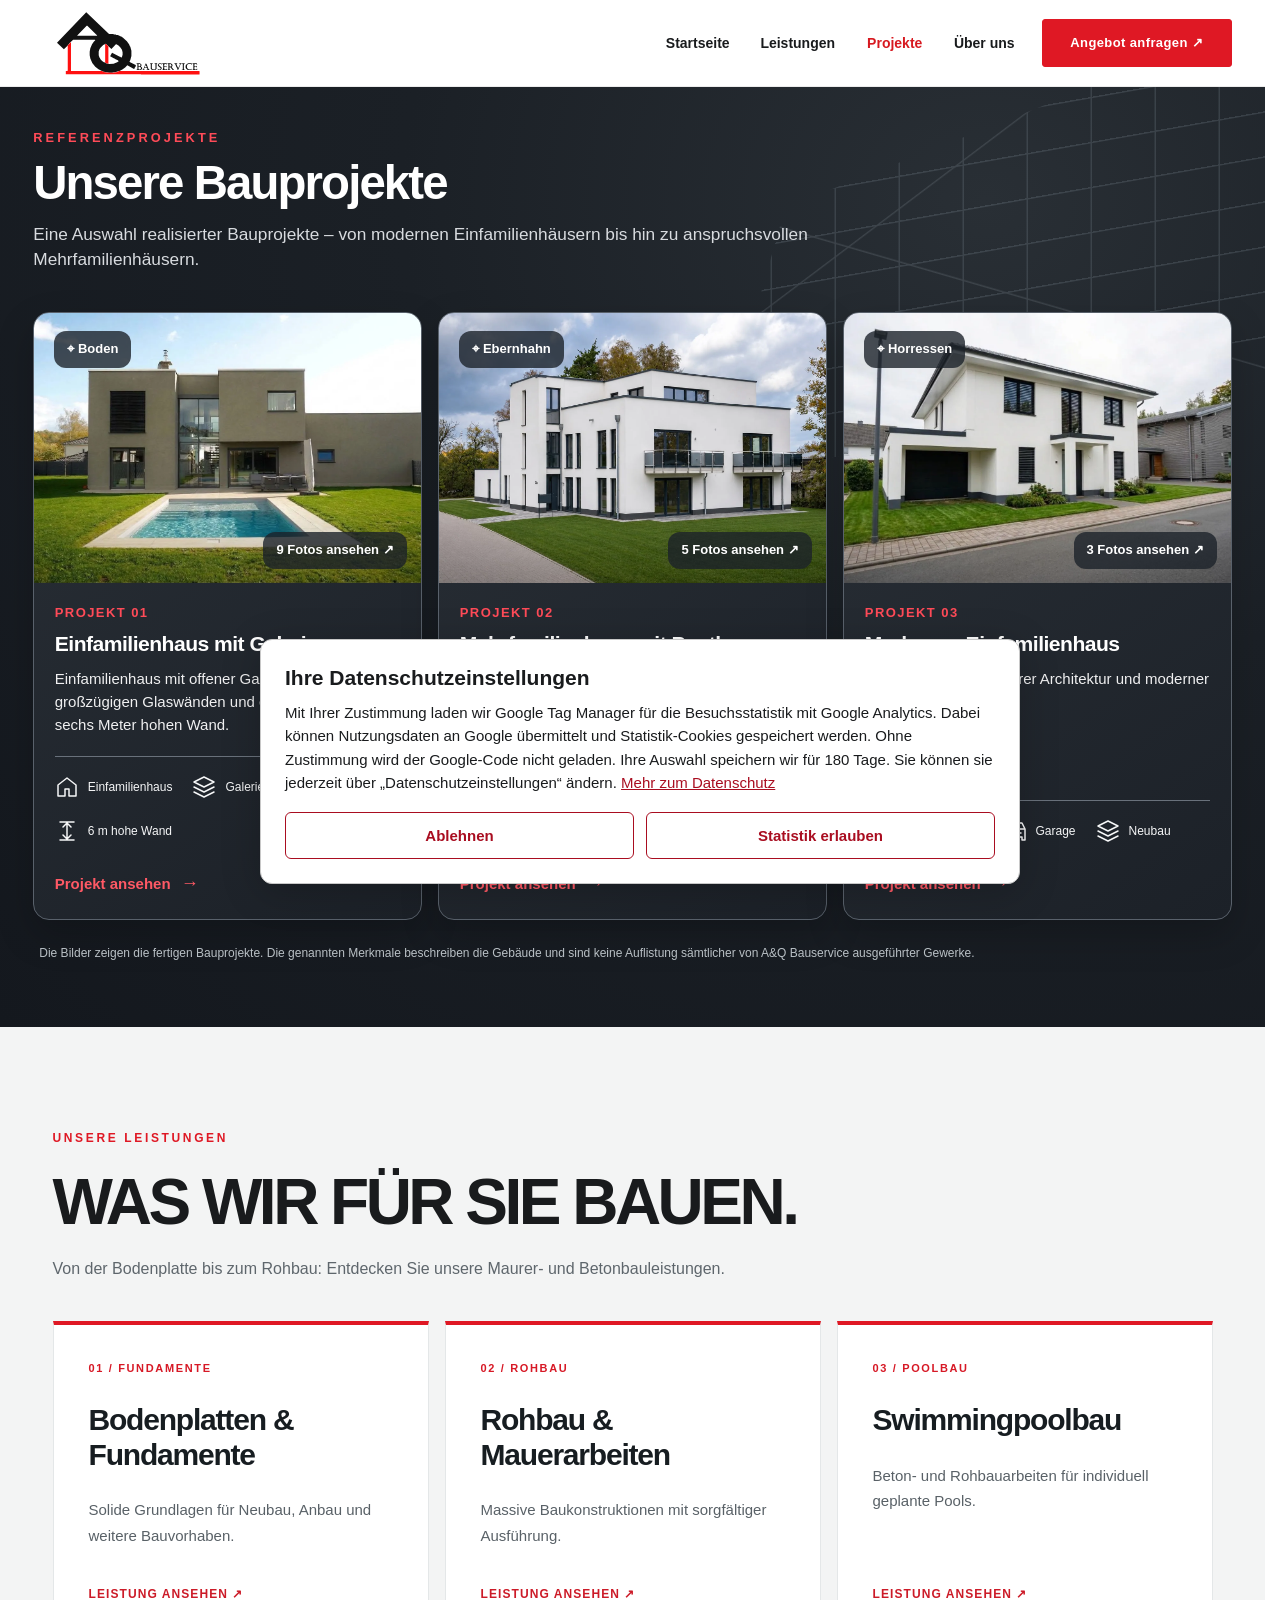
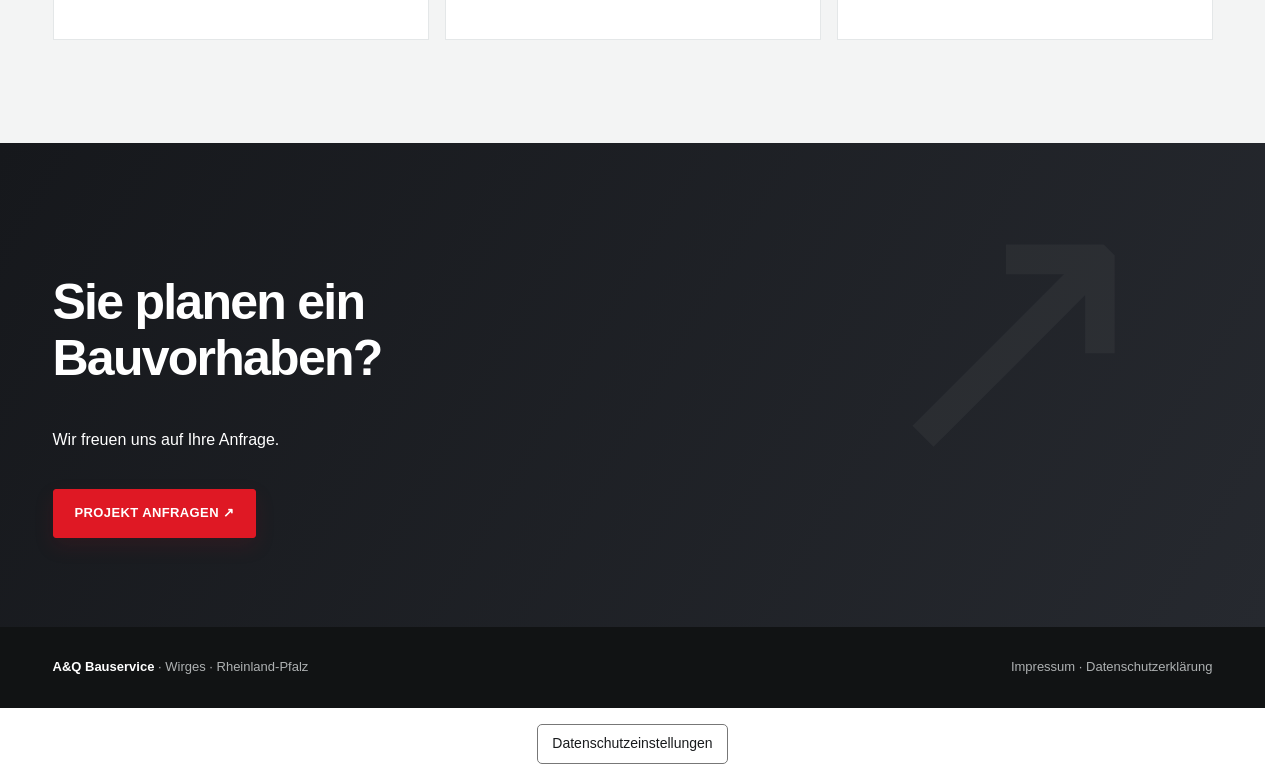
<file: projekte.html>
<!doctype html><html lang="de"><head><link rel="icon" type="image/svg+xml" href="/favicon.svg"><meta charset="utf-8"><meta name="viewport" content="width=device-width,initial-scale=1"><meta name="description" content="Entdecken Sie ausgewählte Referenzprojekte von A&amp;Q Bauservice in Boden, Ebernhahn und Horressen: Einfamilienhäuser und ein Mehrfamilienhaus mit Penthouse."><title>Referenzprojekte in Boden, Ebernhahn &amp; Horressen | A&amp;Q Bauservice</title><style>
:root{--red:#df1824;--ink:#191b1d;--muted:#636970;--paper:#f7f7f5;--line:#e5e5e2}*{box-sizing:border-box}html{scroll-behavior:smooth}body{margin:0;font-family:Inter,Arial,Helvetica,sans-serif;color:var(--ink);background:white;line-height:1.6}a{color:inherit;text-decoration:none}button,input,textarea{font:inherit}button{cursor:pointer}.container{width:min(1160px,calc(100% - 44px));margin:auto}.top{background:#fff;position:sticky;top:0;z-index:20;border-bottom:1px solid #ececec}.nav{height:86px;display:flex;align-items:center;justify-content:space-between;gap:20px}.logo{display:block;background:#fff;padding:3px;border-radius:3px}.logo img{display:block;width:190px;max-height:63px;object-fit:contain}.links{display:flex;align-items:center;gap:27px;font-size:14px;font-weight:700}.links a:hover{color:var(--red)}.btn{display:inline-flex;align-items:center;justify-content:center;padding:13px 21px;background:var(--red);color:white;border:1px solid var(--red);border-radius:3px;font-weight:800;font-size:13px;letter-spacing:.03em;transition:.2s}.btn:hover{background:#b70f19}.btn-outline{background:transparent;border-color:#ffffff80}.btn-outline:hover{background:#ffffff20}.menu{display:none;background:none;border:0;font-size:27px}.hero{position:relative;isolation:isolate;overflow:hidden;background:linear-gradient(112deg,#141618 20%,#272b2e 70%,#111315);color:#fff;min-height:640px;display:flex;align-items:center}.hero:before{content:"";position:absolute;inset:0;background:repeating-linear-gradient(135deg,transparent 0 90px,#ffffff05 90px 91px),radial-gradient(circle at 80% 40%,#d51a2538,transparent 40%);z-index:-1}.hero:after{content:"AQ";position:absolute;right:-3%;bottom:-26%;font-size:clamp(250px,42vw,650px);font-weight:900;color:#ffffff07;line-height:1;z-index:-1}.hero-content{padding:110px 0;max-width:870px}.eyebrow{font-size:12px;font-weight:900;letter-spacing:.22em;text-transform:uppercase;color:var(--red);margin:0 0 20px}.hero .eyebrow{color:#ff5b62}.hero h1{font-size:clamp(43px,6.3vw,88px);line-height:1.04;letter-spacing:-.05em;margin:0 0 25px;max-width:850px}.hero h1 span{color:#fa3c48}.hero p{color:#d2d4d5;max-width:680px;font-size:18px;margin-bottom:32px}.actions{display:flex;flex-wrap:wrap;gap:12px}.facts{background:#202325;color:white}.fact-row{display:grid;grid-template-columns:repeat(3,1fr);gap:20px;padding:24px 0}.fact-row strong{display:block;font-size:19px}.fact-row span{font-size:12px;color:#b5b8ba}section{padding:90px 0}.section-title{font-size:clamp(32px,4vw,48px);letter-spacing:-.045em;line-height:1.12;margin:0 0 15px}.lead{color:var(--muted);max-width:680px;margin:0 0 36px}.services{background:var(--paper)}.cards{display:grid;grid-template-columns:repeat(3,1fr);gap:18px}.service{background:white;border:1px solid var(--line);padding:29px;min-height:235px;transition:.2s}.service:hover{transform:translateY(-3px);border-color:#d9a0a3}.service .num{color:var(--red);font-size:13px;font-weight:900}.service h3{font-size:21px;line-height:1.2;margin:25px 0 10px}.service p{font-size:14px;color:var(--muted);margin:0}.projects{background:white}.project-grid{display:grid;grid-template-columns:repeat(3,1fr);gap:18px}.project{background:#eceeed;min-height:250px;display:flex;flex-direction:column;justify-content:end;padding:25px;position:relative;overflow:hidden}.project:before{content:"";position:absolute;inset:0;background:linear-gradient(155deg,#c5c8c6,#727a7c);z-index:0}.project:nth-child(2):before{background:linear-gradient(155deg,#b5b5b2,#50575b)}.project:nth-child(3):before{background:linear-gradient(155deg,#d0d0cb,#6e7475)}.project>*{position:relative;color:white}.project strong{font-size:20px}.project span{font-size:12px;opacity:.9}.note{font-size:12px;color:var(--muted);margin-top:14px}.about{background:#1b1e20;color:white}.about-grid{display:grid;grid-template-columns:1fr 1fr;gap:80px;align-items:center}.about p{color:#c5c7c8}.about-art{min-height:360px;border:1px solid #ffffff20;background:linear-gradient(145deg,#303538,#16191b);display:grid;place-items:center;position:relative}.about-art:before{content:"";width:56%;aspect-ratio:1;border:24px solid var(--red);transform:rotate(45deg);opacity:.65}.about-art span{position:absolute;font-size:35px;font-weight:900;letter-spacing:-.06em}.contact{background:var(--paper)}.contact-grid{display:grid;grid-template-columns:.8fr 1.2fr;gap:70px}.contact-info{font-size:15px;color:var(--muted)}.form{background:white;padding:30px;border:1px solid var(--line)}.form label{font-size:13px;font-weight:700;display:block;margin-bottom:13px}.form input,.form textarea{display:block;width:100%;margin-top:6px;padding:12px;border:1px solid #d9d9d7;border-radius:2px;background:white}.form textarea{min-height:120px;resize:vertical}.form .btn{width:100%}.hint{font-size:12px;color:var(--muted)}#status{font-size:13px;font-weight:700}footer{background:#111314;color:#aeb1b2;padding:30px 0;font-size:13px}footer .container{display:flex;justify-content:space-between;gap:20px;flex-wrap:wrap}footer strong{color:white}@media(max-width:850px){.links{display:none;position:absolute;top:86px;left:0;right:0;background:white;flex-direction:column;align-items:stretch;padding:20px 25px;box-shadow:0 10px 20px #0002}.links.open{display:flex}.menu{display:block}.cards,.project-grid{grid-template-columns:repeat(2,1fr)}.about-grid,.contact-grid{grid-template-columns:1fr;gap:35px}.about-art{min-height:220px}}@media(max-width:550px){.container{width:min(100% - 32px,1160px)}.logo img{width:165px}.hero{min-height:550px}.hero-content{padding:75px 0}.hero p{font-size:16px}.fact-row{grid-template-columns:1fr;gap:12px}.cards,.project-grid{grid-template-columns:1fr}section{padding:64px 0}.form{padding:20px}.project{min-height:190px}}

/* A&Q – dezente moderne Interaktionen */
:root{--aq-ease:cubic-bezier(.22,1,.36,1)}
#aq-scroll-progress{position:fixed;top:0;left:0;height:3px;width:0;background:var(--red);z-index:100;pointer-events:none}
.top{transition:box-shadow .3s ease,background .3s ease}
.top.aq-scrolled{box-shadow:0 10px 30px #00000012}
.hero{isolation:isolate}
.hero:before{animation:aq-ambient 14s ease-in-out infinite alternate}
.hero:after{animation:aq-watermark 16s ease-in-out infinite alternate;pointer-events:none}
.hero-content>*{animation:aq-hero-enter .85s var(--aq-ease) both}
.hero-content>*:nth-child(2){animation-delay:.12s}
.hero-content>*:nth-child(3){animation-delay:.23s}
.hero-content>*:nth-child(4){animation-delay:.34s}
.hero .btn,.actions .btn{transition:transform .3s var(--aq-ease),background .3s ease,box-shadow .3s ease}
.hero .btn:hover,.actions .btn:hover{transform:translateY(-3px);box-shadow:0 12px 24px #0000002b}
.service{transition:transform .35s var(--aq-ease),box-shadow .35s ease,border-color .35s ease;position:relative;overflow:hidden}
.service:after{content:"";position:absolute;left:0;bottom:0;height:3px;width:100%;background:var(--red);transform:scaleX(0);transform-origin:left;transition:transform .45s var(--aq-ease)}
.service:hover{transform:translateY(-7px);box-shadow:0 18px 40px #00000012}
.service:hover:after{transform:scaleX(1)}
.project{overflow:hidden;transition:box-shadow .35s ease,transform .35s var(--aq-ease)}
.project img{transition:transform .8s var(--aq-ease)}
.project:hover img{transform:scale(1.055)}
.project:hover{box-shadow:0 16px 38px #00000026}
.aq-reveal{opacity:0;transform:translateY(28px);transition:opacity .75s ease,transform .75s var(--aq-ease)}
.aq-reveal.aq-visible{opacity:1;transform:none}
@keyframes aq-hero-enter{from{opacity:0;transform:translateY(24px)}to{opacity:1;transform:none}}
@keyframes aq-ambient{from{opacity:.7;transform:scale(1)}to{opacity:1;transform:scale(1.08)}}
@keyframes aq-watermark{from{transform:translateY(0)}to{transform:translateY(-18px)}}
@media(prefers-reduced-motion:reduce){html{scroll-behavior:auto}*,*:before,*:after{animation-duration:.01ms!important;animation-iteration-count:1!important;transition-duration:.01ms!important}.aq-reveal{opacity:1;transform:none}}

/* A&Q Future: technisches 3D-Architekturmotiv ohne externe Bibliotheken */
.aq-future-hero{background:linear-gradient(115deg,#111518 0%,#1c2226 58%,#111518 100%);min-height:700px}
.aq-future-hero:before{background:linear-gradient(110deg,#111518 0%,#111518ef 36%,#151b1e78 70%,transparent 100%),repeating-linear-gradient(0deg,transparent 0 47px,#ffffff07 48px),repeating-linear-gradient(90deg,transparent 0 47px,#ffffff07 48px);z-index:0}
.aq-future-hero:after{content:"A&Q";right:1%;bottom:3%;font-size:clamp(130px,22vw,350px);color:#ffffff06;z-index:0}
.aq-future-hero .hero-content{position:relative;z-index:2;max-width:760px}
.aq-future-hero h1{font-size:clamp(42px,5.9vw,79px);text-shadow:0 6px 28px #0005}
.aq-future-stage{position:absolute;inset:0 0 0 42%;overflow:hidden;pointer-events:none;z-index:1;perspective:950px;opacity:.95}
.aq-stage-grid{position:absolute;inset:-40%;background:linear-gradient(#d9edf010 1px,transparent 1px),linear-gradient(90deg,#d9edf010 1px,transparent 1px);background-size:48px 48px;transform:rotateX(62deg) rotateZ(-24deg) translateY(130px);mask-image:radial-gradient(ellipse at 60% 55%,black,transparent 65%)}
.aq-structure{--rx:-18deg;--ry:-28deg;position:absolute;top:48%;left:59%;width:280px;height:280px;transform-style:preserve-3d;transform:translate(-50%,-50%) rotateX(var(--rx)) rotateY(var(--ry)) rotateZ(-10deg);transition:transform .5s ease;animation:aq-structure-float 7s ease-in-out infinite alternate;filter:drop-shadow(0 26px 30px #0007)}
.aq-floor{position:absolute;width:250px;height:200px;left:15px;top:40px;background:linear-gradient(140deg,#a5b0b4cc,#3e4c55db);border:2px solid #c6d5d5a6;box-shadow:inset 0 0 0 12px #8b9da71a,0 0 0 1px #ffffff28;transform-style:preserve-3d}
.aq-floor-base{transform:translateZ(-80px)}
.aq-floor-top{transform:translateZ(85px);background:linear-gradient(140deg,#9eaeb65c,#303d457a);border-color:#c3d5dc8c}
.aq-pillar{position:absolute;width:12px;height:12px;background:#e6454d;box-shadow:0 0 0 3px #f1454c24,0 0 22px #e5324766;transform-style:preserve-3d}
.aq-pillar:after{content:"";position:absolute;left:0;top:0;width:12px;height:165px;background:linear-gradient(90deg,#ff626b,#a70f1d);transform-origin:top;transform:rotateX(90deg)}
.aq-p1{left:15px;top:40px;transform:translateZ(85px)}.aq-p2{left:253px;top:40px;transform:translateZ(85px)}.aq-p3{left:15px;top:228px;transform:translateZ(85px)}.aq-p4{left:253px;top:228px;transform:translateZ(85px)}
.aq-beam{position:absolute;height:7px;background:linear-gradient(90deg,#f3545e,#95121c);box-shadow:0 0 18px #d9223840;transform:translateZ(93px)}
.aq-beam-a{left:15px;top:40px;width:250px}.aq-beam-b{left:15px;top:228px;width:250px}
.aq-structure-glow{position:absolute;inset:0;border-radius:50%;background:#e52a371b;filter:blur(55px);transform:translateZ(-120px)}
.aq-stage-caption{position:absolute;right:6%;bottom:8%;font:700 10px/1.5 monospace;letter-spacing:.2em;color:#d3dce3a0}.aq-stage-caption span{color:#f15a61;margin-left:12px}
@keyframes aq-structure-float{0%{translate:0 0}100%{translate:0 -17px}}
.aq-future-hero .eyebrow:before{content:"";display:inline-block;width:24px;height:2px;background:#fa4b55;vertical-align:middle;margin-right:12px}
.aq-future-hero .btn{border-radius:2px}
.aq-future-hero .btn-outline{backdrop-filter:blur(8px)}
.services .service{background:linear-gradient(145deg,#fff,#fafbfc);border-radius:3px}
.services .service .num{font-family:monospace;letter-spacing:.08em}
.projects .project{border-radius:3px}
@media(max-width:850px){.aq-future-stage{left:25%;opacity:.32}.aq-structure{left:70%;scale:.8}.aq-future-hero:before{background:linear-gradient(90deg,#111518f7 0%,#111518e0 58%,#1115187a 100%)}}
@media(max-width:550px){.aq-future-hero{min-height:650px}.aq-future-stage{left:10%;opacity:.19}.aq-structure{scale:.65;left:75%}.aq-stage-caption{display:none}.aq-future-hero .hero-content{padding:90px 0}}
@media(prefers-reduced-motion:reduce){.aq-structure{animation:none!important;transition:none!important}}

/* Eigenständiger interaktiver 3D-Bauteilbereich */
.aq-build-section{background:linear-gradient(130deg,#101619,#1b2429);color:#fff;padding:95px 0;overflow:hidden}
.aq-build-layout{display:grid;grid-template-columns:minmax(0,1fr) minmax(0,1fr);align-items:center;gap:60px}
.aq-build-copy .section-title{font-size:clamp(34px,4.1vw,57px);line-height:1.08}
.aq-build-copy .section-title span{color:#f34a55}
.aq-build-intro{max-width:510px;color:#bfc9cd;line-height:1.75;margin:20px 0 30px}
.aq-build-controls{display:grid;gap:10px}
.aq-build-tab{display:flex;align-items:center;gap:16px;width:100%;text-align:left;padding:15px 18px;border:1px solid #ffffff24;background:#ffffff08;color:#e8edef;border-radius:3px;font-weight:750;transition:background .25s,border-color .25s,transform .25s}
.aq-build-tab span{font:700 12px monospace;color:#ff737c}
.aq-build-tab:hover{background:#ffffff14;transform:translateX(3px)}
.aq-build-tab.is-active{background:#e326341d;border-color:#f14958}
.aq-build-description{min-height:54px;color:#d4dadd;font-size:14px;margin:18px 0}
.aq-build-link{color:#ff6570;font-weight:800;font-size:13px;text-decoration:none}
.aq-build-link:hover{text-decoration:underline}
.aq-build-visual{min-width:0}
.aq-build-stage{height:430px;position:relative;overflow:hidden;border:1px solid #ffffff25;border-radius:4px;background:radial-gradient(ellipse at 60% 45%,#354954 0%,#172126 52%,#101719 100%);perspective:950px}
.aq-build-stage .aq-future-stage{position:absolute;inset:0;opacity:1;z-index:1}
.aq-build-stage .aq-stage-grid{inset:-45%;opacity:.85}
.aq-build-stage .aq-structure{left:50%;top:51%;scale:1.05;transition:transform .5s ease}
.aq-build-stage .aq-stage-caption{bottom:7%;right:7%}
.aq-build-stage .aq-floor,.aq-build-stage .aq-pillar,.aq-build-stage .aq-beam{transition:opacity .4s ease,filter .4s ease}
.aq-build-stage[data-part="base"] .aq-floor-top,.aq-build-stage[data-part="base"] .aq-pillar,.aq-build-stage[data-part="base"] .aq-beam{opacity:.18}
.aq-build-stage[data-part="pillars"] .aq-floor-top{opacity:.22}
.aq-build-stage[data-part="top"] .aq-floor-base,.aq-build-stage[data-part="top"] .aq-pillar{opacity:.4}
.aq-build-hint{margin-top:12px;text-align:right;font:700 10px monospace;letter-spacing:.13em;color:#9caeb7}
.aq-build-hint span{color:#ef3f4d}
@media(max-width:850px){.aq-build-layout{grid-template-columns:1fr;gap:25px}.aq-build-section{padding:65px 0}.aq-build-stage{height:350px}.aq-build-stage .aq-future-stage{left:0;opacity:1}.aq-build-stage .aq-structure{left:50%;scale:.86}}
@media(max-width:550px){.aq-build-stage{height:300px}.aq-build-stage .aq-structure{scale:.72}.aq-build-stage .aq-stage-caption{display:block;bottom:5%;font-size:8px}}

/* Dreistufige isometrische Hausbau-Visualisierung */
.aq-house-stage{background:radial-gradient(ellipse at 50% 42%,#31454d,#131f25 68%,#10181d);display:grid;place-items:center}
.aq-house-stage:before{content:"";position:absolute;inset:0;background:linear-gradient(#ffffff07 1px,transparent 1px),linear-gradient(90deg,#ffffff07 1px,transparent 1px);background-size:36px 36px;mask-image:radial-gradient(ellipse,black,transparent 77%);pointer-events:none}
.aq-house-svg{display:block;position:relative;width:100%;height:100%;max-width:640px;overflow:visible;filter:drop-shadow(0 14px 15px #0004)}
.aq-house-walls,.aq-house-roof{transform-box:fill-box;transform-origin:center bottom;transition:opacity .55s ease,transform .7s cubic-bezier(.22,1,.36,1)}
.aq-house-stage[data-part="base"] .aq-house-walls{opacity:0;transform:translateY(-12px) scaleY(.9)}
.aq-house-stage[data-part="base"] .aq-house-roof,.aq-house-stage[data-part="pillars"] .aq-house-roof{opacity:0;transform:translateY(-35px)}
.aq-house-stage[data-part="pillars"] .aq-house-walls,.aq-house-stage[data-part="top"] .aq-house-walls,.aq-house-stage[data-part="top"] .aq-house-roof{opacity:1;transform:none}
.aq-house-marker{opacity:.7}
.aq-house-label{position:absolute;bottom:18px;left:22px;font:700 11px/1.7 monospace;letter-spacing:.13em;color:#a5bac3}
.aq-house-label strong{display:block;color:#f26b75;font-size:13px;letter-spacing:.07em}
.aq-house-stage{height:440px}
@media(max-width:850px){.aq-house-stage{height:380px}}
@media(max-width:550px){.aq-house-stage{height:290px}.aq-house-label{bottom:10px;left:12px;font-size:9px}.aq-house-label strong{font-size:10px}}
@media(prefers-reduced-motion:reduce){.aq-house-walls,.aq-house-roof{transition:none!important}}
.services .aq-service-photo{display:flex;flex-direction:column;padding:0;overflow:hidden;color:inherit;text-decoration:none;min-height:0}.aq-service-photo>img{display:block;width:100%;height:185px;object-fit:cover;transition:transform .6s cubic-bezier(.22,1,.36,1)}.aq-service-photo:hover>img{transform:scale(1.045)}.aq-service-content{display:block;padding:23px;flex:1}.aq-service-photo h3{margin:14px 0 9px}.aq-service-more{display:block;margin-top:18px;color:var(--red);font-size:12px;font-weight:900}.aq-review-section{background:#f6f7f6;padding:78px 0}.aq-review-wrap{display:grid;grid-template-columns:1fr auto;align-items:center;gap:30px}.aq-review-stars{color:#e1a72c;font-size:27px;letter-spacing:.12em}.aq-review-note{font-size:13px;color:#667078}.aq-review-link{display:inline-flex;padding:14px 22px;background:#191d20;color:#fff;border-radius:3px;font-weight:800}.aq-review-link:hover{background:#d71920}@media(max-width:700px){.aq-review-wrap{grid-template-columns:1fr}.aq-service-photo>img{height:190px}}/* Neue Bildbühne: regionaler Rohbau statt Luxusvilla */
.hero.aq-future-hero{position:relative;isolation:isolate;overflow:hidden;min-height:650px;background:#101519!important;display:flex;align-items:center}
.hero.aq-future-hero:before{content:"";position:absolute;inset:-3%;z-index:-2;background:url("projekt-07.webp") center 53%/cover no-repeat;animation:aq-hero-camera 24s ease-in-out infinite alternate;will-change:transform}
.hero.aq-future-hero:after{content:"";display:block!important;position:absolute;inset:0;z-index:-1;pointer-events:none;background:linear-gradient(90deg,rgba(9,13,17,.92) 0%,rgba(9,13,17,.76) 38%,rgba(9,13,17,.24) 76%,rgba(9,13,17,.15) 100%),linear-gradient(0deg,rgba(8,12,16,.37),transparent 35%)}
.hero.aq-future-hero .hero-content{position:relative;z-index:2;width:100%;padding-top:105px;padding-bottom:115px}
.hero.aq-future-hero .hero-content h1{max-width:900px;font-size:clamp(42px,5.1vw,76px);line-height:1.07;letter-spacing:-.035em}
.hero.aq-future-hero .hero-content>p:not(.eyebrow){max-width:650px}
.hero.aq-future-hero .eyebrow{letter-spacing:.2em;font-size:13px}
.aq-hero-caption{position:absolute;bottom:24px;right:max(26px,calc((100vw - 1180px)/2));z-index:2;color:#ffffffbd;font:700 11px/1.6 Arial,sans-serif;letter-spacing:.1em;text-transform:uppercase}
.aq-hero-caption:before{content:"";display:inline-block;width:25px;height:1px;background:#ed3745;vertical-align:middle;margin-right:10px}
@keyframes aq-hero-camera{0%{transform:scale(1.03) translate3d(-.5%,0,0)}100%{transform:scale(1.13) translate3d(1.1%,-.6%,0)}}
@media(max-width:760px){.hero.aq-future-hero{min-height:620px}.hero.aq-future-hero:after{background:linear-gradient(90deg,#0b1015e8,#0b10159c)}.hero.aq-future-hero .hero-content{padding-top:85px;padding-bottom:100px}.hero.aq-future-hero .hero-content h1{font-size:clamp(36px,9vw,54px)}.aq-hero-caption{left:20px;right:auto;bottom:18px}}
@media(prefers-reduced-motion:reduce){.hero.aq-future-hero:before{animation:none}}

/* Filmischer Startbereich nach Architektur-Entwurf */
.hero.aq-future-hero{min-height:690px}
.hero.aq-future-hero:before{background-position:center 48%;animation:aq-hero-camera 27s ease-in-out infinite alternate}
.hero.aq-future-hero:after{background:linear-gradient(90deg,rgba(8,11,13,.95) 0%,rgba(8,11,13,.82) 32%,rgba(8,11,13,.35) 66%,rgba(8,11,13,.18) 100%),linear-gradient(0deg,rgba(8,11,13,.55),transparent 34%)}
.hero.aq-future-hero .hero-content{padding-top:100px;padding-bottom:100px}
.hero.aq-future-hero .hero-content h1{max-width:790px;font-size:clamp(45px,4.8vw,73px);line-height:1.06}
.hero.aq-future-hero .hero-content>p:not(.eyebrow){max-width:620px}
.hero.aq-future-hero .eyebrow{color:#fff;font-size:12px;letter-spacing:.22em}
.hero.aq-future-hero .eyebrow:before{content:"";display:inline-block;width:55px;height:2px;background:#ee2739;vertical-align:middle;margin-right:14px}
.aq-hero-trust{background:#111416;color:#fff;display:grid;grid-template-columns:repeat(4,minmax(0,1fr));border-top:1px solid #ffffff20}
.aq-hero-trust-item{padding:28px 24px;border-right:1px solid #ffffff1b;display:flex;gap:15px;align-items:center}
.aq-hero-trust-item:last-child{border-right:0}
.aq-hero-trust-icon{font-size:26px;color:#f13a49;font-weight:900;line-height:1}
.aq-hero-trust-item strong{display:block;font-size:14px;line-height:1.5}
.aq-hero-trust-item span:last-child{display:block;font-size:12px;color:#b4bdc0;margin-top:3px}
@media(max-width:850px){.aq-hero-trust{grid-template-columns:repeat(2,minmax(0,1fr))}.aq-hero-trust-item{border-bottom:1px solid #ffffff1b}}
@media(max-width:550px){.hero.aq-future-hero{min-height:620px}.hero.aq-future-hero .hero-content h1{font-size:clamp(37px,10vw,53px)}.aq-hero-trust-item{padding:20px 13px;gap:10px}.aq-hero-trust-item strong{font-size:12px}.aq-hero-trust-item span:last-child{font-size:11px}.aq-hero-trust-icon{font-size:21px}}

/* KI-Hero: nutzt das neue Motiv, sobald die Bilddatei im Repository liegt. */
.hero.aq-future-hero:before{background-image:url("aq-hero-ki.jpg"),url("projekt-07.webp");background-position:center center;background-size:cover}

/* Video-Hintergrund mit Bild-Fallback, datensparsam lokal gehostet */
.hero.aq-future-hero .aq-hero-video{position:absolute;inset:0;width:100%;height:100%;object-fit:cover;object-position:center 48%;z-index:-2;pointer-events:none}
.hero.aq-future-hero:has(.aq-hero-video) .hero-content{z-index:2}
@media(prefers-reduced-motion:reduce){.hero.aq-future-hero .aq-hero-video{display:none}}

/* Statisches KI-Bild: kein Video und keine Kamerafahrt */
.hero.aq-future-hero:before{background-image:url("aq-hero-ki.jpg"),url("projekt-07.webp");animation:none!important;transform:none!important;will-change:auto}
.hero.aq-future-hero .aq-hero-video,.hero.aq-future-hero .aq-video-play,.hero.aq-future-hero .video-play{display:none!important}

/* Definitiv statischer Startbereich: sämtliche älteren Bewegungsregeln überschreiben */
html body .hero.aq-future-hero::before{animation-name:none!important;animation:none!important;transition:none!important;transform:none!important;background-image:url("aq-hero-ki.jpg")!important;background-repeat:no-repeat!important;background-size:cover!important;background-position:center center!important;inset:0!important}
html body .hero.aq-future-hero::after{animation:none!important;transition:none!important;transform:none!important}
html body .hero.aq-future-hero .hero-content{animation:none!important;transform:none!important}

/* Rohbauvideo als ruhiger Hintergrund, überlagert für gut lesbaren Text */
html body .hero.aq-future-hero{isolation:isolate}
html body .hero.aq-future-hero .aq-hero-video{display:block!important;position:absolute;inset:0;width:100%;height:100%;object-fit:cover;object-position:center center;z-index:0;pointer-events:none}
html body .hero.aq-future-hero::before{z-index:-1!important}
html body .hero.aq-future-hero::after{z-index:1!important;pointer-events:none}
html body .hero.aq-future-hero .hero-content,html body .hero.aq-future-hero .aq-hero-caption{position:relative;z-index:2}
@media(prefers-reduced-motion:reduce){html body .hero.aq-future-hero .aq-hero-video{display:none!important}}

/* Hero refresh 2026: premium typography and clear conversion path; keep real MP4 */
html body .hero.aq-future-hero{min-height:clamp(650px,80svh,850px)!important;padding:104px 0 110px!important;display:flex;align-items:center;overflow:hidden}
html body .hero.aq-future-hero .aq-hero-video{display:block!important;position:absolute;inset:0;width:100%;height:100%;object-fit:cover;object-position:center 47%;z-index:0;pointer-events:none}
html body .hero.aq-future-hero::after{z-index:1!important;background:linear-gradient(90deg,rgba(7,12,17,.93) 0%,rgba(7,12,17,.84) 33%,rgba(7,12,17,.45) 68%,rgba(7,12,17,.25) 100%),linear-gradient(0deg,rgba(7,12,17,.5),transparent 40%)!important}
html body .hero.aq-future-hero .hero-content{width:100%;max-width:1180px!important;padding-top:30px!important;padding-bottom:18px!important;position:relative;z-index:2}
html body .hero.aq-future-hero .eyebrow{font-size:12px!important;letter-spacing:.2em!important;color:#f5f6f7!important;font-weight:750!important;display:flex;align-items:center;gap:12px;margin:0 0 25px!important}
.aq-hero-eyebrow-dot{display:inline-block;width:9px;height:9px;background:#f02b40;border-radius:50%;box-shadow:0 0 0 5px rgba(240,43,64,.18);flex:none}
html body .hero.aq-future-hero .eyebrow::before{display:none!important}
html body .hero.aq-future-hero h1{font-size:clamp(44px,5.7vw,82px)!important;line-height:1.035!important;letter-spacing:-.055em!important;max-width:950px!important;margin:0 0 27px!important;font-weight:900!important;text-wrap:balance;text-shadow:0 2px 24px rgba(0,0,0,.16)}
html body .hero.aq-future-hero h1 span{color:#ff354b!important}
html body .hero.aq-future-hero .aq-hero-lead{font-size:clamp(16px,1.45vw,19px)!important;line-height:1.72!important;color:#e2e5e9!important;max-width:630px!important;margin:0 0 33px!important}
html body .hero.aq-future-hero .aq-hero-lead strong{color:#fff;font-weight:650}
html body .hero.aq-future-hero .actions{display:flex!important;flex-wrap:wrap;gap:13px!important;margin-bottom:34px!important}
html body .hero.aq-future-hero .actions .btn{display:inline-flex!important;align-items:center;justify-content:center;gap:16px;min-height:56px;padding:16px 24px!important;font-size:12px!important;letter-spacing:.095em!important;font-weight:800!important;border-radius:5px!important;transition:transform .2s ease,background .2s ease,border-color .2s ease!important}
html body .hero.aq-future-hero .actions .btn:hover{transform:translateY(-2px)}
html body .hero.aq-future-hero .actions .btn:not(.btn-outline){background:#e9283e!important;color:#fff!important;border:1px solid #e9283e!important;box-shadow:0 10px 30px rgba(233,40,62,.2)}
html body .hero.aq-future-hero .actions .btn-outline{background:rgba(255,255,255,.06)!important;color:#fff!important;border:1px solid rgba(255,255,255,.48)!important;backdrop-filter:blur(7px)}
html body .hero.aq-future-hero .actions .btn-outline:hover{background:rgba(255,255,255,.16)!important}
.aq-hero-meta{display:flex;flex-wrap:wrap;gap:12px 29px;color:#e4e6e8;font-size:12px;letter-spacing:.025em}
.aq-hero-meta span{display:inline-flex;align-items:center;gap:9px}
.aq-hero-meta i{display:inline-block;width:6px;height:6px;background:#e9283e;border-radius:50%}
html body .hero.aq-future-hero .aq-hero-caption{position:absolute!important;z-index:2!important;bottom:25px!important;right:max(28px,calc((100vw - 1180px)/2))!important;display:flex!important;align-items:center;gap:12px;color:#e2e5e9!important;font-size:10px!important;letter-spacing:.16em!important;text-transform:uppercase}
.aq-hero-caption-line{height:1px;width:30px;background:#ef3449}
.aq-hero-caption-index{color:#f4f4f4;border-left:1px solid rgba(255,255,255,.4);padding-left:12px}
html body .aq-hero-trust{position:relative;z-index:3;box-shadow:0 12px 32px rgba(0,0,0,.12)}
@media(max-width:760px){
 html body .hero.aq-future-hero{min-height:710px!important;padding:104px 0 86px!important;align-items:center}
 html body .hero.aq-future-hero::after{background:linear-gradient(90deg,rgba(7,12,17,.9),rgba(7,12,17,.55)),linear-gradient(0deg,rgba(7,12,17,.72),transparent 55%)!important}
 html body .hero.aq-future-hero .aq-hero-video{object-position:60% center}
 html body .hero.aq-future-hero .hero-content{padding-top:0!important}
 html body .hero.aq-future-hero h1{font-size:clamp(39px,9vw,62px)!important;letter-spacing:-.047em!important}
 html body .hero.aq-future-hero .eyebrow{font-size:10px!important;letter-spacing:.12em!important}
 html body .hero.aq-future-hero .actions{gap:10px!important}
 html body .hero.aq-future-hero .actions .btn{min-height:52px;padding:14px 17px!important}
 html body .hero.aq-future-hero .aq-hero-caption{bottom:16px!important;right:18px!important;font-size:9px!important}
}
@media(max-width:420px){html body .hero.aq-future-hero{min-height:730px!important}html body .hero.aq-future-hero .actions .btn{width:100%;justify-content:space-between}html body .hero.aq-future-hero .aq-hero-caption{display:none!important}}
@media(prefers-reduced-motion:reduce){html body .hero.aq-future-hero .actions .btn{transition:none!important}}

.aq-contact-direct{display:flex;flex-direction:column;gap:13px;margin-top:25px}.aq-contact-direct a{display:inline-flex;align-items:center;width:fit-content;color:inherit;font-weight:750;text-decoration:none;overflow-wrap:anywhere}.aq-contact-direct a:hover{color:#ee3046}

/* Mobile usability pass – October 2026 */
html{overflow-x:clip}body{max-width:100%;overflow-x:clip}img,video,svg{max-width:100%}img{height:auto}a,button,input,textarea,select{touch-action:manipulation}input,textarea,select{max-width:100%;min-width:0}a:focus-visible,button:focus-visible,input:focus-visible,textarea:focus-visible{outline:3px solid #e9283e;outline-offset:3px}
@media(max-width:760px){body{overflow-wrap:break-word}h1,h2,h3{text-wrap:balance}button,a.btn{min-height:44px}input,textarea,select{font-size:16px!important}section{scroll-margin-top:75px}}
@media(max-width:420px){h1,h2,h3{overflow-wrap:break-word}p{overflow-wrap:break-word}}

@media(max-width:760px){html body .hero.aq-future-hero{min-height:680px!important;padding:88px 0 72px!important}html body .hero.aq-future-hero .hero-content{width:min(100% - 36px,1160px)!important;margin-inline:auto!important}html body .hero.aq-future-hero h1{font-size:clamp(36px,9vw,56px)!important;line-height:1.08!important}html body .hero.aq-future-hero .aq-hero-lead{font-size:16px!important;line-height:1.58!important}html body .hero.aq-future-hero .aq-hero-video{object-position:55% center}html body .hero.aq-future-hero .actions .btn{min-height:50px!important}html body .aq-hero-trust{display:grid!important;grid-template-columns:repeat(2,minmax(0,1fr))!important}html body .aq-hero-trust-item{min-width:0!important}html body .contact-grid,html body .aq-build-layout{grid-template-columns:minmax(0,1fr)!important}}
@media(max-width:480px){html body .hero.aq-future-hero{min-height:700px!important}html body .hero.aq-future-hero .actions{flex-direction:column!important}html body .hero.aq-future-hero .actions .btn{width:100%!important}html body .aq-hero-trust{grid-template-columns:minmax(0,1fr)!important}html body .hero.aq-future-hero .aq-hero-meta{gap:8px 15px!important}}
@media(prefers-reduced-motion:reduce){html body .hero.aq-future-hero .aq-hero-video{display:none!important}}

/* A&Q modern inner-page design system */
:root{--aq-accent:#df1824;--aq-dark:#17191e;--aq-soft:#f4f4f2}html{scroll-behavior:smooth}body{overflow-x:clip}a,button{transition:background-color .22s ease,color .22s ease,border-color .22s ease,transform .25s ease}a:focus-visible,button:focus-visible,input:focus-visible,textarea:focus-visible{outline:3px solid #ed3849;outline-offset:3px}h1,h2{letter-spacing:-.035em;text-wrap:balance}img{max-width:100%}
.aq-inner-intro{position:relative;isolation:isolate;overflow:hidden;background:radial-gradient(ellipse at 83% 23%,rgba(223,24,36,.21),transparent 36%),linear-gradient(135deg,#111318 0%,#24272d 100%)!important;padding:clamp(86px,10vw,150px) 0 clamp(65px,8vw,110px)!important}.aq-inner-intro:before{content:"";position:absolute;inset:0;z-index:-1;opacity:.18;background-image:linear-gradient(90deg,transparent 98%,#fff 100%),linear-gradient(0deg,transparent 98%,#fff 100%);background-size:70px 70px;mask-image:linear-gradient(90deg,transparent,#000)}.aq-inner-intro:after{content:"A&Q";position:absolute;right:-.05em;bottom:-.45em;font-weight:900;font-size:clamp(190px,30vw,510px);line-height:1;color:rgba(255,255,255,.035);z-index:-1;pointer-events:none}.aq-inner-intro .eyebrow{letter-spacing:.18em;text-transform:uppercase;font-weight:800}.aq-inner-intro h1{font-weight:900;text-transform:uppercase;max-width:850px;line-height:1.03}.aq-inner-intro p:not(.eyebrow){font-size:clamp(16px,1.6vw,19px);line-height:1.75}.aq-inner-intro .container{position:relative;z-index:1}.aq-inner-intro .container:before{content:"";display:block;width:54px;height:5px;background:#ed2839;margin-bottom:28px}.aq-inner-intro .eyebrow{margin-bottom:12px}
.aq-page-bottom{position:relative;overflow:hidden;background:linear-gradient(120deg,#16181c,#26292f)!important;padding:clamp(52px,7vw,95px) 0!important}.aq-page-bottom:after{content:"↗";position:absolute;right:8%;top:-100px;font-size:360px;color:rgba(255,255,255,.04);pointer-events:none}.aq-page-bottom .container{position:relative;z-index:1}.aq-page-bottom h2{font-size:clamp(30px,4vw,50px);line-height:1.12;max-width:650px}.aq-page-bottom .btn{margin-top:20px}.btn,.cta{border-radius:3px;box-shadow:0 8px 20px rgba(170,15,30,.13)}.btn:hover,.cta:hover{transform:translateY(-3px)}
.projects .project-grid{gap:18px}.projects .project{border-radius:5px;overflow:hidden;box-shadow:0 12px 32px rgba(15,20,25,.10)}.projects .project img{transition:transform .5s ease}.projects .project:hover img{transform:scale(1.06)}.projects .project-caption{padding:22px!important}.projects .project-caption strong{font-size:clamp(16px,1.6vw,20px)}
.about{background:#fff}.about .about-grid{gap:clamp(28px,6vw,90px)}.about .about-art{border-radius:5px;overflow:hidden;background:linear-gradient(140deg,#20232a,#101216)!important;box-shadow:24px 24px 0 #f0f0ef}.about .about-art span{color:#f4f4f4}.about .section-title{font-size:clamp(30px,4vw,52px)}
.contact{background:linear-gradient(145deg,#f7f7f6,#fff)}.contact .contact-grid{gap:clamp(28px,5vw,70px)}.contact .form{border:1px solid #e5e5e5;border-top:4px solid #df1824;border-radius:5px;box-shadow:0 24px 70px rgba(20,25,30,.09);background:#fff;padding:clamp(22px,3vw,40px)}.contact .form input,.contact .form textarea{border-radius:3px;min-height:48px}.contact .form textarea{min-height:130px}.contact .aq-contact-direct a{overflow-wrap:anywhere}
@media(max-width:760px){.aq-inner-intro{padding:82px 0 55px!important}.aq-inner-intro h1{font-size:clamp(34px,9vw,52px)}.projects .project-grid{grid-template-columns:repeat(2,minmax(0,1fr))}.about .about-art{box-shadow:12px 12px 0 #f0f0ef}.contact .contact-grid{grid-template-columns:minmax(0,1fr)}.contact .form input,.contact .form textarea{font-size:16px!important}}
@media(max-width:520px){.projects .project-grid{grid-template-columns:minmax(0,1fr)}.aq-inner-intro:after{font-size:200px}.aq-page-bottom:after{font-size:200px;top:0}}
@media(prefers-reduced-motion:reduce){html{scroll-behavior:auto}.btn,.cta,.projects .project img{transition:none!important}}
.aq-coming-projects{padding:clamp(75px,10vw,145px) 0;background:#f6f6f4}.aq-coming-layout{display:grid;grid-template-columns:1fr 2fr;gap:clamp(30px,7vw,100px);align-items:start}.aq-coming-number{font-size:clamp(75px,13vw,180px);font-weight:900;letter-spacing:-.1em;color:#d71920;line-height:1}.aq-coming-number span{display:block;font-size:12px;letter-spacing:.2em;color:#777;margin-top:14px}.aq-coming-projects h2{font-size:clamp(39px,6vw,82px);line-height:1.04;letter-spacing:-.06em;margin:15px 0 24px}.aq-coming-projects h2 em{font-style:normal;color:#d71920}.aq-coming-projects p:not(.eyebrow){max-width:640px;font-size:18px;color:#5c6167}.aq-coming-projects .btn{margin-top:25px}@media(max-width:760px){.aq-coming-layout{grid-template-columns:1fr}.aq-coming-number{font-size:90px}}
/* Universal site navigation: same layout on every page */
.top{position:sticky!important;top:0!important;z-index:100!important;background:#fff!important;border-bottom:1px solid #ececec!important}.top .nav{width:min(1160px,calc(100% - 44px))!important;max-width:none!important;margin:0 auto!important;min-height:86px!important;height:86px!important;padding:0!important;display:flex!important;flex-direction:row!important;align-items:center!important;justify-content:space-between!important;gap:20px!important}.top .logo{width:196px!important;min-width:196px!important;max-width:196px!important;height:69px!important;max-height:69px!important;display:flex!important;align-items:center!important;justify-content:center!important;padding:3px!important;background:#fff!important;border-radius:3px!important;flex-shrink:0!important}.top .logo img{display:block!important;width:190px!important;max-width:190px!important;height:63px!important;max-height:63px!important;object-fit:contain!important}.top .links{display:flex!important;flex-direction:row!important;align-items:center!important;gap:clamp(12px,2vw,27px)!important;font-size:14px!important;font-weight:700!important}.top .links>a:not(.btn){color:#191b1d!important}.top .links>a:not(.btn):hover,.top .links>a[aria-current="page"]:not(.btn){color:#d71920!important}.top .links .btn{background:#df1824!important;border:1px solid #df1824!important;color:#fff!important;padding:13px 19px!important;white-space:nowrap!important;border-radius:3px!important;font-size:13px!important;font-weight:800!important;display:inline-flex!important;align-items:center!important;justify-content:center!important;text-decoration:none!important}.top .menu{display:none!important;border:0!important;background:transparent!important;font-size:27px!important;color:#191b1d!important;cursor:pointer!important}
@media(max-width:850px){.top .nav{height:76px!important;min-height:76px!important}.top .logo{width:172px!important;min-width:172px!important;max-width:172px!important;height:62px!important;max-height:62px!important}.top .logo img{width:166px!important;max-width:166px!important;height:56px!important;max-height:56px!important}.top .menu{display:block!important;margin-left:auto!important}.top .links{display:none!important;position:absolute!important;top:76px!important;left:0!important;right:0!important;background:#fff!important;flex-direction:column!important;align-items:stretch!important;gap:0!important;padding:14px 22px 22px!important;box-shadow:0 16px 26px #0002!important}.top .links.open{display:flex!important}.top .links>a{display:block!important;padding:12px 4px!important}.top .links .btn{margin-top:8px!important;text-align:center!important}}

/* Scroll progress bar – consistent with homepage */
#aq-scroll-progress{position:fixed;top:0;left:0;height:3px;width:0;background:#df1824;z-index:1000;pointer-events:none;transition:width .08s linear}.top{transition:box-shadow .3s ease,background .3s ease}.top.aq-scrolled{box-shadow:0 10px 30px #00000012}

/* Pixel-consistent navigation across every page */
html{scrollbar-gutter:stable}.top,.top *{box-sizing:border-box!important}.top{font-family:Arial,Helvetica,sans-serif!important;font-size:14px!important;line-height:1.35!important;letter-spacing:normal!important}.top .nav{font-family:Arial,Helvetica,sans-serif!important;line-height:1.35!important}.top .links{font-family:Arial,Helvetica,sans-serif!important;font-size:14px!important;line-height:20px!important;letter-spacing:0!important}.top .links>a:not(.btn){display:inline-flex!important;align-items:center!important;justify-content:center!important;font-family:Arial,Helvetica,sans-serif!important;font-size:14px!important;font-weight:700!important;line-height:20px!important;letter-spacing:0!important;padding:0!important;margin:0!important;white-space:nowrap!important}.top .links .btn{font-family:Arial,Helvetica,sans-serif!important;font-size:13px!important;font-weight:800!important;line-height:20px!important;letter-spacing:.03em!important;min-height:48px!important;margin:0!important;box-shadow:none!important;transform:none!important}.top .links .btn:hover{transform:none!important}.top .logo,.top .logo img{transform:none!important;transition:none!important}.top .links>a[aria-current="page"]:not(.btn){font-weight:700!important}
@media(max-width:850px){.top .links>a:not(.btn){display:flex!important;justify-content:flex-start!important;padding:12px 4px!important}.top .links .btn{margin-top:8px!important}}

/* Final navbar stability: identical measured geometry on all pages */
.top{height:87px!important;min-height:87px!important;max-height:87px!important;box-shadow:none!important;transition:none!important}.top.aq-scrolled{box-shadow:none!important}.top .nav{width:calc(100% - 44px)!important;max-width:1160px!important;height:86px!important;min-height:86px!important;max-height:86px!important;flex-wrap:nowrap!important}.top .links{gap:24px!important;flex-wrap:nowrap!important;flex-shrink:0!important}.top .links>a:not(.btn){flex-shrink:0!important}.top .links>a[href="index.html"]:not(.btn){width:70px!important}.top .links>a[href="leistungen.html"]:not(.btn){width:82px!important}.top .links>a[href="projekte.html"]:not(.btn){width:64px!important}.top .links>a[href="ueber-uns.html"]:not(.btn){width:67px!important}.top .links .btn{width:190px!important;min-width:190px!important;max-width:190px!important;min-height:48px!important;height:48px!important;flex-shrink:0!important;padding:0 10px!important}.top .logo{width:196px!important;min-width:196px!important;max-width:196px!important;height:69px!important;min-height:69px!important;max-height:69px!important}.top .logo img{width:190px!important;height:63px!important;max-width:190px!important;max-height:63px!important}
@media(max-width:950px){.top .links{gap:13px!important}.top .links .btn{width:175px!important;min-width:175px!important;max-width:175px!important}}
@media(max-width:850px){.top{height:77px!important;min-height:77px!important;max-height:77px!important}.top .nav{height:76px!important;min-height:76px!important;max-height:76px!important}.top .logo{width:172px!important;min-width:172px!important;max-width:172px!important;height:62px!important;min-height:62px!important;max-height:62px!important}.top .logo img{width:166px!important;max-width:166px!important;height:56px!important;max-height:56px!important}.top .links{flex-wrap:nowrap!important;gap:0!important}.top .links>a:not(.btn){width:auto!important}.top .links .btn{width:100%!important;min-width:0!important;max-width:none!important}}

/* Logo background blends into white header */

.top .logo img{filter:none!important}

/* Shared mobile usability refinements (does not alter desktop header) */
@media(max-width:850px){.top .menu{min-width:44px!important;min-height:44px!important;display:flex!important;align-items:center!important;justify-content:center!important;touch-action:manipulation}.top .links{max-height:calc(100dvh - 76px)!important;overflow-y:auto!important;overscroll-behavior:contain!important}.top .links>a:not(.btn){min-height:44px!important;display:flex!important;align-items:center!important}.top .links .btn{min-height:48px!important}.top .logo{flex-shrink:0!important}}
@media(max-width:600px){main img:not(.aq-hero-video){max-width:100%}main .wrap,main .container{min-width:0}main h1,main h2,main h3{overflow-wrap:break-word}main .btn,main .cta{max-width:100%;white-space:normal;overflow-wrap:anywhere}main input,main textarea,main select{max-width:100%}}

/* Project page: polished interim portfolio without fabricated references */
.aq-coming-projects{padding:clamp(70px,9vw,125px) 0!important}.aq-coming-projects h2{font-size:clamp(43px,6.5vw,88px)!important;line-height:1.04!important;letter-spacing:-.06em!important}.aq-coming-projects p{line-height:1.75}.aq-project-capabilities{padding:clamp(65px,8vw,105px) 0;background:#f3f4f4}.aq-project-capabilities h2{font-size:clamp(35px,5vw,65px);line-height:1.08;letter-spacing:-.055em;margin:15px 0 18px}.aq-cap-intro{max-width:710px;color:#5e666c;line-height:1.75;margin-bottom:38px}.aq-cap-grid{display:grid;grid-template-columns:repeat(3,minmax(0,1fr));gap:16px}.aq-cap-grid>a{display:flex;flex-direction:column;min-height:290px;padding:clamp(23px,3vw,35px);border:1px solid #e4e7e8;background:#fff;text-decoration:none;color:#171d21;transition:transform .25s ease,box-shadow .25s ease;border-top:4px solid #df1824}.aq-cap-grid>a:hover{transform:translateY(-5px);box-shadow:0 20px 40px #18232c17}.aq-cap-grid span{font-size:11px;font-weight:800;letter-spacing:.15em;color:#d71926}.aq-cap-grid h3{font-size:clamp(22px,2.4vw,30px);line-height:1.15;letter-spacing:-.04em;margin:25px 0 10px}.aq-cap-grid p{font-size:15px;line-height:1.7;color:#596167}.aq-cap-grid b{margin-top:auto;padding-top:22px;font-size:12px;letter-spacing:.09em;color:#cc1b28}@media(max-width:850px){.aq-cap-grid{grid-template-columns:1fr}.aq-cap-grid>a{min-height:210px}.aq-coming-projects h2{font-size:clamp(39px,10vw,65px)}}@media(prefers-reduced-motion:reduce){.aq-cap-grid>a{transition:none}}
</style><style>.aq-inner-intro{background:#191b1d;color:white;padding:100px 0 54px}.aq-inner-intro h1{font-size:clamp(38px,6vw,76px);line-height:1.07;max-width:850px;margin:10px 0 20px}.aq-inner-intro p{max-width:720px;color:#e4e4e4}.aq-inner-intro .eyebrow{color:#f34a54}.aq-page-bottom{padding:52px 0;background:#17191d;color:white}.aq-page-bottom a{color:white}@media(max-width:760px){.aq-inner-intro{padding:95px 0 35px}.aq-inner-intro h1{font-size:clamp(34px,9vw,55px)}}.aq-home-teaser{padding:65px 0}.aq-home-teaser .btn{margin-top:14px}.aq-home-teaser p{max-width:720px}</style><link rel="canonical" href="https://aq-bauservice.de/projekte.html">
<meta property="og:type" content="website">
<meta property="og:site_name" content="A&amp;Q Bauservice">
<meta property="og:url" content="https://aq-bauservice.de/projekte.html">
<style>
/* A&Q Referenzen – abgestimmt auf das bestehende Rot, Weiß und Anthrazit */
.ref-dot,.ref-heading h2 span{color:var(--red)}
.ref-section{background:#f6f6f4;padding:clamp(64px,8vw,108px) 0}
.ref-heading{display:flex;justify-content:space-between;align-items:end;gap:36px;margin-bottom:36px}
.ref-heading h2{font-size:clamp(32px,4.5vw,58px);letter-spacing:-.055em;line-height:1.08;margin:10px 0 0}
.ref-heading>p{max-width:370px;color:#5e6469;margin:0 0 4px}
.ref-grid{display:grid;grid-template-columns:repeat(3,minmax(0,1fr));gap:20px}
.ref-card{background:#fff;border:1px solid #e3e4e3;overflow:hidden;box-shadow:0 14px 30px #1b232810;transition:transform .3s ease,box-shadow .3s ease}
.ref-card:hover{transform:translateY(-7px);box-shadow:0 22px 50px #1b232823}
.ref-open{display:block;width:100%;padding:0;border:0;background:transparent;text-align:left;color:inherit;cursor:pointer}
.ref-photo{height:270px;position:relative;overflow:hidden;background:linear-gradient(135deg,#373c42,#17191d)}
.ref-photo img{width:100%;height:100%;object-fit:cover;display:block;transition:transform .6s ease}
.ref-card:hover .ref-photo img{transform:scale(1.06)}
.ref-photo:after{content:"";position:absolute;inset:0;background:linear-gradient(0deg,#0007,transparent 40%);pointer-events:none}
.ref-photo.ref-missing:before{content:"Projektaufnahme folgt nach dem Hochladen";color:#fff9;font-size:14px;position:absolute;inset:0;display:grid;place-items:center;padding:30px;text-align:center}
.ref-place,.ref-count{position:absolute;z-index:1;color:white;background:#17191dc9;padding:7px 11px;border-radius:3px;font-size:12px;font-weight:700}
.ref-place{top:16px;left:16px}.ref-count{bottom:15px;right:15px}
.ref-body{padding:26px 25px 28px;min-height:310px;display:flex;flex-direction:column}
.ref-index{font-size:11px;letter-spacing:.18em;font-weight:900;color:var(--red)}
.ref-body h3{font-size:clamp(21px,2vw,27px);line-height:1.18;letter-spacing:-.04em;margin:10px 0 12px}
.ref-body p{font-size:14px;color:#5c6267;line-height:1.65;margin:0 0 20px}
.ref-tags{display:flex;gap:7px;flex-wrap:wrap;margin-top:auto;padding-top:16px;border-top:1px solid #e6e6e6}
.ref-tags span{font-size:11px;font-weight:700;background:#f2f3f3;padding:6px 8px;color:#41474b}
.ref-action{margin-top:22px;color:var(--red);font-weight:900;font-size:12px;letter-spacing:.07em}
.ref-action b{font-size:18px;margin-left:6px}
.ref-disclaimer{font-size:12px;color:#6b7176;margin-top:25px;max-width:900px}
.ref-modal[hidden]{display:none!important}
.ref-modal{position:fixed;inset:0;background:#0b0d10ed;z-index:9999;display:grid;place-items:center;padding:20px}
.ref-dialog{width:min(1100px,100%);max-height:95vh;background:#1b1e21;color:#fff;display:flex;flex-direction:column;border:1px solid #ffffff2b}
.ref-modal-head{display:flex;justify-content:space-between;align-items:center;padding:16px 22px;gap:20px}
.ref-modal-head small{color:#ff5864;font-size:11px;font-weight:900;letter-spacing:.14em;text-transform:uppercase}
.ref-modal-head h2{font-size:clamp(18px,3vw,27px);margin:2px 0}
.ref-close,.ref-prev,.ref-next{border:0;background:#25292edc;color:white;cursor:pointer}
.ref-close{font-size:23px;padding:6px 12px}
.ref-stage{position:relative;display:grid;place-items:center;min-height:180px;overflow:hidden}
.ref-stage img{display:block;max-width:100%;max-height:65vh;object-fit:contain}
.ref-prev,.ref-next{position:absolute;top:50%;transform:translateY(-50%);z-index:2;font-size:38px;width:48px;height:58px}
.ref-prev{left:10px}.ref-next{right:10px}
.ref-modal-foot{padding:10px 20px 16px;display:flex;align-items:center;gap:16px}
.ref-modal-foot>span{font-size:12px;white-space:nowrap}
.ref-thumbs{display:flex;gap:7px;overflow:auto;min-width:0}
.ref-thumbs button{padding:0;background:none;border:2px solid transparent;cursor:pointer;flex:0 0 64px;height:46px}
.ref-thumbs button.active{border-color:var(--red)}
.ref-thumbs img{width:100%;height:100%;object-fit:cover}
@media(max-width:900px){.ref-grid{grid-template-columns:repeat(2,minmax(0,1fr))}.ref-heading{align-items:start;flex-direction:column}}
@media(max-width:620px){.ref-grid{grid-template-columns:1fr}.ref-photo{height:245px}.ref-body{min-height:auto}.ref-stage img{max-height:56vh}.ref-modal{padding:8px}.ref-modal-head{padding:12px}.ref-thumbs button{flex-basis:45px;height:35px}}
@media(prefers-reduced-motion:reduce){.ref-card,.ref-photo img{transition:none}}
</style><style>
/* Referenzseite – Screenshot-Layout in A&Q Rot / Anthrazit */
.ref-section{position:relative;isolation:isolate;overflow:hidden;background:radial-gradient(ellipse at 76% 22%,#30373c 0%,#1a1e22 48%,#111417 100%);color:#f8f8f8;padding:48px 0 85px}
.ref-section:before{content:"";position:absolute;z-index:-1;right:-7%;top:0;width:57%;height:500px;opacity:.24;pointer-events:none;background:repeating-linear-gradient(155deg,transparent 0 61px,#a4afb62b 62px 63px),repeating-linear-gradient(25deg,transparent 0 88px,#a4afb626 89px 90px);mask-image:linear-gradient(90deg,transparent,#000)}
.ref-section .container{width:min(1445px,calc(100% - 88px))}
.ref-heading{display:block;margin:0 0 42px;padding:0 22px}
.ref-heading .eyebrow{color:#ff4b58;font-size:15px;letter-spacing:.24em;margin:0 0 9px}
.ref-heading h1{font-size:clamp(38px,4vw,56px);letter-spacing:-.045em;line-height:1.1;margin:0 0 12px;color:#fff}
.ref-lead{font-size:clamp(16px,1.5vw,21px);line-height:1.5;color:#d8dbdf;max-width:760px;margin:0}
.ref-grid{gap:22px}
.ref-card{border-radius:16px;background:linear-gradient(145deg,#272d32,#1a1f24);border:1px solid #59616a;box-shadow:0 15px 38px #0003;color:#fff}
.ref-card:hover{box-shadow:0 22px 48px #0007;border-color:#ed4350}
.ref-open{color:#fff;height:100%;display:flex;flex-direction:column}
.ref-photo{height:auto;aspect-ratio:1.43;background:#30363b;width:100%}
.ref-photo img{width:100%;height:100%;object-fit:cover}
.ref-place,.ref-count{border-radius:12px;background:#1b2229c9;padding:8px 13px;font-size:13px}
.ref-place{top:18px;left:20px}.ref-count{bottom:14px;right:14px}
.ref-body{padding:20px 28px 23px;min-height:286px;flex:1}
.ref-index{color:#ff4b58;font-size:12px;letter-spacing:.12em}
.ref-body h3{color:#fff;font-size:clamp(21px,1.7vw,27px);margin:6px 0 9px;letter-spacing:-.025em}
.ref-body p{color:#e2e4e6;font-size:15px;line-height:1.52;margin:0 0 20px}
.ref-tags{border-top:1px solid #69717b;margin-top:auto;gap:9px;padding-top:15px}
.ref-tags span{background:transparent;color:#f5f6f7;font-size:12px;padding:4px 5px}
.ref-action{color:#ff5965;font-size:15px;letter-spacing:0;margin-top:21px}
.ref-disclaimer{color:#b9c0c5;margin:24px 8px 0}
.ref-modal-head small{color:#ff5965}
@media(max-width:1000px){.ref-section .container{width:min(100% - 44px,1445px)}.ref-heading{padding:0 5px}.ref-grid{gap:16px}.ref-body{padding:20px}.ref-body p{font-size:14px}}
@media(max-width:900px){.ref-grid{grid-template-columns:repeat(2,minmax(0,1fr))}}
@media(max-width:620px){.ref-section{padding:45px 0 65px}.ref-section .container{width:calc(100% - 32px)}.ref-grid{grid-template-columns:1fr}.ref-photo{aspect-ratio:1.48}.ref-body{min-height:0}.ref-heading{margin-bottom:28px}.ref-heading h1{font-size:39px}}
</style><style>
/* Screenshot-nahe Referenzgestaltung: Bildproportionen, Architekturzeichnung und Karten */
.ref-section{padding-top:45px!important;background:radial-gradient(ellipse at 78% 12%,#292f35 0%,#1b2026 42%,#14181e 100%)!important}
.ref-section:before{background:none!important;right:-1%!important;top:0!important;width:49%!important;height:440px!important;opacity:.28!important;mask-image:linear-gradient(90deg,transparent 0%,#000 30%)!important}
.ref-section:after{content:"";position:absolute;right:-3%;top:0;width:47%;height:340px;pointer-events:none;z-index:-1;opacity:.19;background:linear-gradient(150deg,transparent 31%,#a5b1b9 31.2%,transparent 31.5%),linear-gradient(25deg,transparent 44%,#a5b1b9 44.2%,transparent 44.5%),repeating-linear-gradient(0deg,transparent 0 43px,#9ba8b5 44px 45px),repeating-linear-gradient(90deg,transparent 0 62px,#9ba8b5 63px 64px);clip-path:polygon(13% 24%,76% 0,100% 17%,100% 100%,0 100%);transform:skewY(-10deg)}
.ref-section .container{width:min(1445px,calc(100% - 90px))!important}
.ref-heading{margin-bottom:42px!important;padding:0 22px!important}
.ref-heading h1{font-weight:850!important;font-size:clamp(42px,4.05vw,58px)!important;letter-spacing:-.04em!important}
.ref-grid{grid-template-columns:repeat(3,minmax(0,1fr))!important;gap:22px!important;align-items:stretch}
.ref-card{border-radius:17px!important;overflow:hidden!important;background:linear-gradient(145deg,#292f36,#1c2128)!important;border:1px solid #59616b!important}
.ref-photo{height:auto!important;aspect-ratio:1.43!important}
.ref-photo:after{background:linear-gradient(0deg,#0004,transparent 28%)!important}
.ref-body{padding:18px 28px 23px!important;min-height:285px!important}
.ref-index{font-size:13px!important;letter-spacing:.11em!important}
.ref-body h3{font-size:clamp(20px,1.75vw,26px)!important;line-height:1.18!important;margin:7px 0 10px!important}
.ref-body p{font-size:16px!important;line-height:1.48!important;color:#f0f0f1!important}
.ref-tags{padding-top:14px!important}
.ref-tags span{font-size:12px!important;font-weight:500!important}
.ref-action{font-size:16px!important;margin-top:22px!important}
.ref-place{border-radius:12px!important}.ref-count{border-radius:12px!important}
@media(max-width:1000px){.ref-section .container{width:calc(100% - 44px)!important}.ref-body{padding:18px!important}.ref-body p{font-size:14px!important}.ref-grid{gap:14px!important}}
@media(max-width:850px){.ref-grid{grid-template-columns:repeat(2,minmax(0,1fr))!important}.ref-heading{padding:0 4px!important}}
@media(max-width:620px){.ref-section .container{width:calc(100% - 32px)!important}.ref-grid{grid-template-columns:1fr!important}.ref-body{min-height:0!important}.ref-heading h1{font-size:40px!important}.ref-heading{margin-bottom:26px!important}}
</style><style>
/* Breite wie Vorlage; Logo links, Navigation rechts */
.top .nav{max-width:1445px!important;width:calc(100% - 90px)!important;justify-content:space-between!important}
.top .logo{margin-right:auto!important}
.top .links{margin-left:auto!important}
.ref-section .container{max-width:1445px!important}
@media(max-width:850px){.top .nav{width:calc(100% - 32px)!important}}
@media(min-width:1100px){.ref-section{min-height:790px!important}.ref-photo{aspect-ratio:1.43!important}.ref-body{min-height:295px!important}}
</style><style>
/* Project photographs and details aligned with the reference composition. */
.ref-tags{justify-content:space-between;gap:10px}
.ref-tags span{display:inline-flex;align-items:center;gap:9px;padding:4px 0;white-space:nowrap}
.ref-tags svg{width:24px;height:24px;flex-shrink:0}
.ref-open:focus-visible{outline:3px solid var(--red);outline-offset:-4px;border-radius:17px}
.ref-photo img{object-position:center}
@media(max-width:1100px){.ref-tags{justify-content:flex-start;gap:12px}.ref-tags svg{width:20px;height:20px}}
</style><link rel="stylesheet" href="responsive-layout.css?v=20261102-2"><link rel="stylesheet" href="consent.css?v=20261111"><script defer src="consent.js?v=20261111"></script></head><body><header class="top"><nav class="container nav" aria-label="Hauptnavigation"><a class="logo" href="index.html" aria-label="A&Q Bauservice Startseite"><img src="aq-logo-transparent.svg?v=2" width="190" height="63" alt="A&Q Bauservice Logo"></a><button class="menu" id="menu" type="button" aria-controls="links" aria-label="Menü öffnen" aria-expanded="false">☰</button><div class="links" id="links"><a href="index.html">Startseite</a><a href="leistungen.html">Leistungen</a><a href="projekte.html" aria-current="page">Projekte</a><a href="ueber-uns.html">Über uns</a><a href="kontakt.html" class="btn">Angebot anfragen ↗</a></div></nav></header><main><section class="ref-section"><div class="container"><div class="ref-heading"><div><p class="eyebrow">REFERENZPROJEKTE</p><h1>Unsere Bauprojekte</h1><p class="ref-lead">Eine Auswahl realisierter Bauprojekte – von modernen Einfamilienhäusern bis hin zu anspruchsvollen Mehrfamilienhäusern.</p></div></div><div class="ref-grid"><article class="ref-card"><button class="ref-open" type="button" data-project="0" aria-label="Bildergalerie Einfamilienhaus mit Galerie in Boden öffnen"><div class="ref-photo"><img src="referenzen/haus-1-03.webp" alt="Einfamilienhaus mit Galerie in Boden – Außenansicht" loading="eager" onerror="this.closest('.ref-photo').classList.add('ref-missing');this.style.display='none'"><span class="ref-place">⌖ Boden</span><span class="ref-count">9 Fotos ansehen ↗</span></div><div class="ref-body"><span class="ref-index">PROJEKT 01</span><h3>Einfamilienhaus mit Galerie</h3><p>Einfamilienhaus mit offener Galerie, zwei großzügigen Glaswänden und einer freistehenden, sechs Meter hohen Wand.</p><div class="ref-tags"><span><svg aria-hidden="true" viewBox="0 0 24 24" fill="none" stroke="currentColor" stroke-width="1.5" stroke-linecap="round" stroke-linejoin="round"><path d="M3 10 12 3l9 7v11h-7v-7h-4v7H3Z"/></svg>Einfamilienhaus</span><span><svg aria-hidden="true" viewBox="0 0 24 24" fill="none" stroke="currentColor" stroke-width="1.5" stroke-linecap="round" stroke-linejoin="round"><path d="m2 7 10-5 10 5-10 5Zm0 5 10 5 10-5M2 17l10 5 10-5"/></svg>Galerie</span><span><svg aria-hidden="true" viewBox="0 0 24 24" fill="none" stroke="currentColor" stroke-width="1.5" stroke-linecap="round" stroke-linejoin="round"><path d="M5 3h14M5 21h14M12 4v16m-4-12 4-4 4 4m-8 8 4 4 4-4"/></svg>6 m hohe Wand</span></div><span class="ref-action">Projekt ansehen <b aria-hidden="true">→</b></span></div></button></article><article class="ref-card"><button class="ref-open" type="button" data-project="1" aria-label="Bildergalerie Mehrfamilienhaus mit Penthouse in Ebernhahn öffnen"><div class="ref-photo"><img src="referenzen/haus-2-01.webp" alt="Mehrfamilienhaus mit Penthouse in Ebernhahn – Außenansicht" loading="lazy" onerror="this.closest('.ref-photo').classList.add('ref-missing');this.style.display='none'"><span class="ref-place">⌖ Ebernhahn</span><span class="ref-count">5 Fotos ansehen ↗</span></div><div class="ref-body"><span class="ref-index">PROJEKT 02</span><h3>Mehrfamilienhaus mit Penthouse</h3><p>Mehrfamilienhaus mit Penthouse-Wohnung, Balkonen und Aufzug.</p><div class="ref-tags"><span><svg aria-hidden="true" viewBox="0 0 24 24" fill="none" stroke="currentColor" stroke-width="1.5" stroke-linecap="round" stroke-linejoin="round"><path d="M5 22V2h14v20M9 6h1m4 0h1M9 10h1m4 0h1M9 14h1m4 0h1M10 22v-4h4v4"/></svg>Mehrfamilienhaus</span><span><svg aria-hidden="true" viewBox="0 0 24 24" fill="none" stroke="currentColor" stroke-width="1.5" stroke-linecap="round" stroke-linejoin="round"><path d="M4 22V2h16v20ZM12 8v10M8 12l4-4 4 4"/></svg>Aufzug</span><span><svg aria-hidden="true" viewBox="0 0 24 24" fill="none" stroke="currentColor" stroke-width="1.5" stroke-linecap="round" stroke-linejoin="round"><path d="M2 12h20M3 12v9h18v-9M7 12v9m5-9v9m5-9v9M7 12V3h10v9"/></svg>Balkone</span></div><span class="ref-action">Projekt ansehen <b aria-hidden="true">→</b></span></div></button></article><article class="ref-card"><button class="ref-open" type="button" data-project="2" aria-label="Bildergalerie Modernes Einfamilienhaus in Horressen öffnen"><div class="ref-photo"><img src="referenzen/haus-3-02.webp" alt="Modernes Einfamilienhaus in Horressen – Außenansicht" loading="lazy" onerror="this.closest('.ref-photo').classList.add('ref-missing');this.style.display='none'"><span class="ref-place">⌖ Horressen</span><span class="ref-count">3 Fotos ansehen ↗</span></div><div class="ref-body"><span class="ref-index">PROJEKT 03</span><h3>Modernes Einfamilienhaus</h3><p>Einfamilienhaus mit klarer Architektur und moderner Fassadengestaltung.</p><div class="ref-tags"><span><svg aria-hidden="true" viewBox="0 0 24 24" fill="none" stroke="currentColor" stroke-width="1.5" stroke-linecap="round" stroke-linejoin="round"><path d="M3 10 12 3l9 7v11h-7v-7h-4v7H3Z"/></svg>Einfamilienhaus</span><span><svg aria-hidden="true" viewBox="0 0 24 24" fill="none" stroke="currentColor" stroke-width="1.5" stroke-linecap="round" stroke-linejoin="round"><path d="M3 10 5 4h14l3 6v11h-3v-3H6v3H3Zm0 0h18M6 14h2m8 0h2"/></svg>Garage</span><span><svg aria-hidden="true" viewBox="0 0 24 24" fill="none" stroke="currentColor" stroke-width="1.5" stroke-linecap="round" stroke-linejoin="round"><path d="m2 7 10-5 10 5-10 5Zm0 5 10 5 10-5M2 17l10 5 10-5"/></svg>Neubau</span></div><span class="ref-action">Projekt ansehen <b aria-hidden="true">→</b></span></div></button></article></div><p class="ref-disclaimer">Die Bilder zeigen die fertigen Bauprojekte. Die genannten Merkmale beschreiben die Gebäude und sind keine Auflistung sämtlicher von A&amp;Q Bauservice ausgeführter Gewerke.</p></div></section><section class="aq-project-capabilities" aria-labelledby="aq-cap-title"><div class="container"><p class="eyebrow">UNSERE LEISTUNGEN</p><h2 id="aq-cap-title">WAS WIR FÜR SIE BAUEN.</h2><p class="aq-cap-intro">Von der Bodenplatte bis zum Rohbau: Entdecken Sie unsere Maurer- und Betonbauleistungen.</p><div class="aq-cap-grid"><a href="bodenplatten-fundamente.html"><span>01 / FUNDAMENTE</span><h3>Bodenplatten &amp; Fundamente</h3><p>Solide Grundlagen für Neubau, Anbau und weitere Bauvorhaben.</p><b>LEISTUNG ANSEHEN ↗</b></a><a href="rohbau-mauerarbeiten.html"><span>02 / ROHBAU</span><h3>Rohbau &amp; Mauerarbeiten</h3><p>Massive Baukonstruktionen mit sorgfältiger Ausführung.</p><b>LEISTUNG ANSEHEN ↗</b></a><a href="swimmingpoolbau.html"><span>03 / POOLBAU</span><h3>Swimmingpoolbau</h3><p>Beton- und Rohbauarbeiten für individuell geplante Pools.</p><b>LEISTUNG ANSEHEN ↗</b></a></div></div></section><div class="aq-page-bottom"><div class="container"><h2>Sie planen ein Bauvorhaben?</h2><p>Wir freuen uns auf Ihre Anfrage.</p><a class="btn" href="kontakt.html">PROJEKT ANFRAGEN ↗</a></div></div><div class="ref-modal" id="ref-modal" role="dialog" aria-modal="true" aria-label="Projektbilder" hidden><div class="ref-dialog"><div class="ref-modal-head"><div><small id="ref-modal-place"></small><h2 id="ref-modal-title"></h2></div><button type="button" class="ref-close" aria-label="Galerie schließen">✕</button></div><div class="ref-stage"><button class="ref-prev" aria-label="Vorheriges Bild">‹</button><img id="ref-current" alt=""><button class="ref-next" aria-label="Nächstes Bild">›</button></div><div class="ref-modal-foot"><span id="ref-position"></span><div class="ref-thumbs" id="ref-thumbs"></div></div></div></div></main><footer><div class="container"><span><strong>A&Q Bauservice</strong> · Wirges · Rheinland-Pfalz</span><span><a href="impressum.html">Impressum</a> · <a href="datenschutz.html">Datenschutzerklärung</a></span></div></footer><script>const menu=document.getElementById('menu'),links=document.getElementById('links');menu?.addEventListener('click',()=>{const open=links.classList.toggle('open');menu.setAttribute('aria-expanded',String(open));menu.textContent=open?'✕':'☰'});links?.querySelectorAll('a').forEach(a=>a.addEventListener('click',()=>{links.classList.remove('open');menu.setAttribute('aria-expanded','false');menu.textContent='☰'}));</script><script>/* A&Q universal scroll progress */(()=>{if(document.getElementById('aq-scroll-progress'))return;const bar=document.createElement('div');bar.id='aq-scroll-progress';bar.setAttribute('aria-hidden','true');document.body.appendChild(bar);const header=document.querySelector('.top');let scheduled=false;function update(){const max=Math.max(0,document.documentElement.scrollHeight-window.innerHeight);const pct=max>0?Math.max(0,Math.min(100,window.scrollY/max*100)):100;bar.style.width=pct+'%';header?.classList.toggle('aq-scrolled',window.scrollY>16);scheduled=false}function queue(){if(!scheduled){scheduled=true;requestAnimationFrame(update)}}window.addEventListener('scroll',queue,{passive:true});window.addEventListener('resize',queue,{passive:true});window.addEventListener('load',queue,{once:true});update()})();</script><script>
(()=>{const projects=[{"title":"Einfamilienhaus mit Galerie","place":"Boden","count":9,"folder":1},{"title":"Mehrfamilienhaus mit Penthouse","place":"Ebernhahn","count":5,"folder":2},{"title":"Modernes Einfamilienhaus","place":"Horressen","count":3,"folder":3}];const modal=document.getElementById('ref-modal'),photo=document.getElementById('ref-current'),thumbs=document.getElementById('ref-thumbs');let current=0,index=0,lastFocus=null;const src=(p,i)=>'referenzen/haus-'+p.folder+'-'+String((p.folder===1?[3,2,5,8,1,4,6,7,9]:p.folder===3?[2,1,3]:[1,2,3,4,5])[i]).padStart(2,'0')+'.webp';function show(i){const p=projects[current];index=(i+p.count)%p.count;photo.src=src(p,index);photo.alt=p.title+' in '+p.place+' – Foto '+(index+1);document.getElementById('ref-position').textContent=(index+1)+' / '+p.count;[...thumbs.children].forEach((b,n)=>b.classList.toggle('active',n===index))}function open(i){lastFocus=document.activeElement;current=i;const p=projects[i];document.getElementById('ref-modal-place').textContent=p.place;document.getElementById('ref-modal-title').textContent=p.title;thumbs.innerHTML='';for(let n=0;n<p.count;n++){const b=document.createElement('button');b.type='button';b.setAttribute('aria-label','Foto '+(n+1)+' anzeigen');const im=document.createElement('img');im.src=src(p,n);im.alt='';im.loading='lazy';b.appendChild(im);b.addEventListener('click',()=>show(n));thumbs.appendChild(b)}modal.hidden=false;document.body.style.overflow='hidden';show(0);modal.querySelector('.ref-close').focus()}function close(){modal.hidden=true;document.body.style.overflow='';lastFocus?.focus()}document.querySelectorAll('[data-project]').forEach(b=>b.addEventListener('click',()=>open(Number(b.dataset.project))));modal.querySelector('.ref-close').addEventListener('click',close);modal.querySelector('.ref-prev').addEventListener('click',()=>show(index-1));modal.querySelector('.ref-next').addEventListener('click',()=>show(index+1));modal.addEventListener('click',e=>{if(e.target===modal)close()});document.addEventListener('keydown',e=>{if(modal.hidden)return;if(e.key==='Escape')close();if(e.key==='ArrowRight')show(index+1);if(e.key==='ArrowLeft')show(index-1);if(e.key==='Tab'){const items=[...modal.querySelectorAll('button')];const first=items[0],last=items[items.length-1];if(e.shiftKey&&document.activeElement===first){e.preventDefault();last.focus()}else if(!e.shiftKey&&document.activeElement===last){e.preventDefault();first.focus()}}})})();
</script></body></html>
</file>
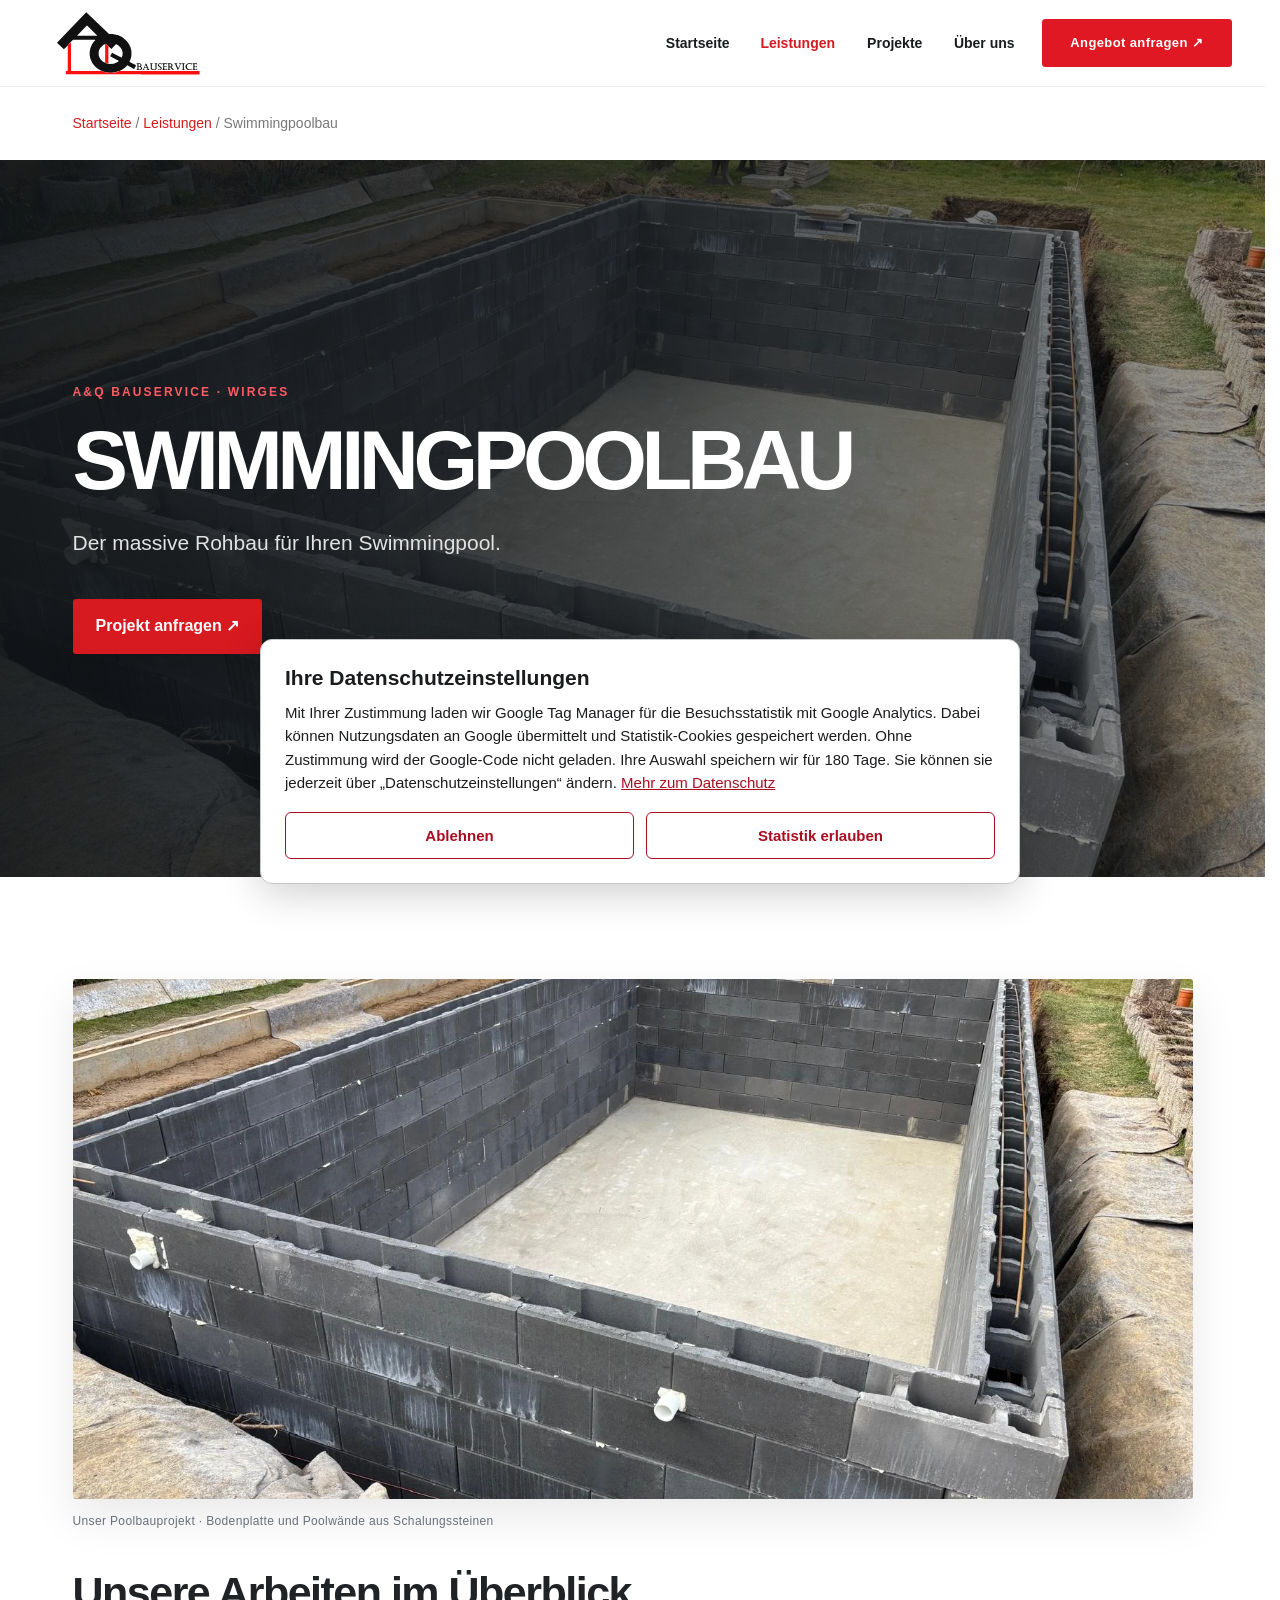
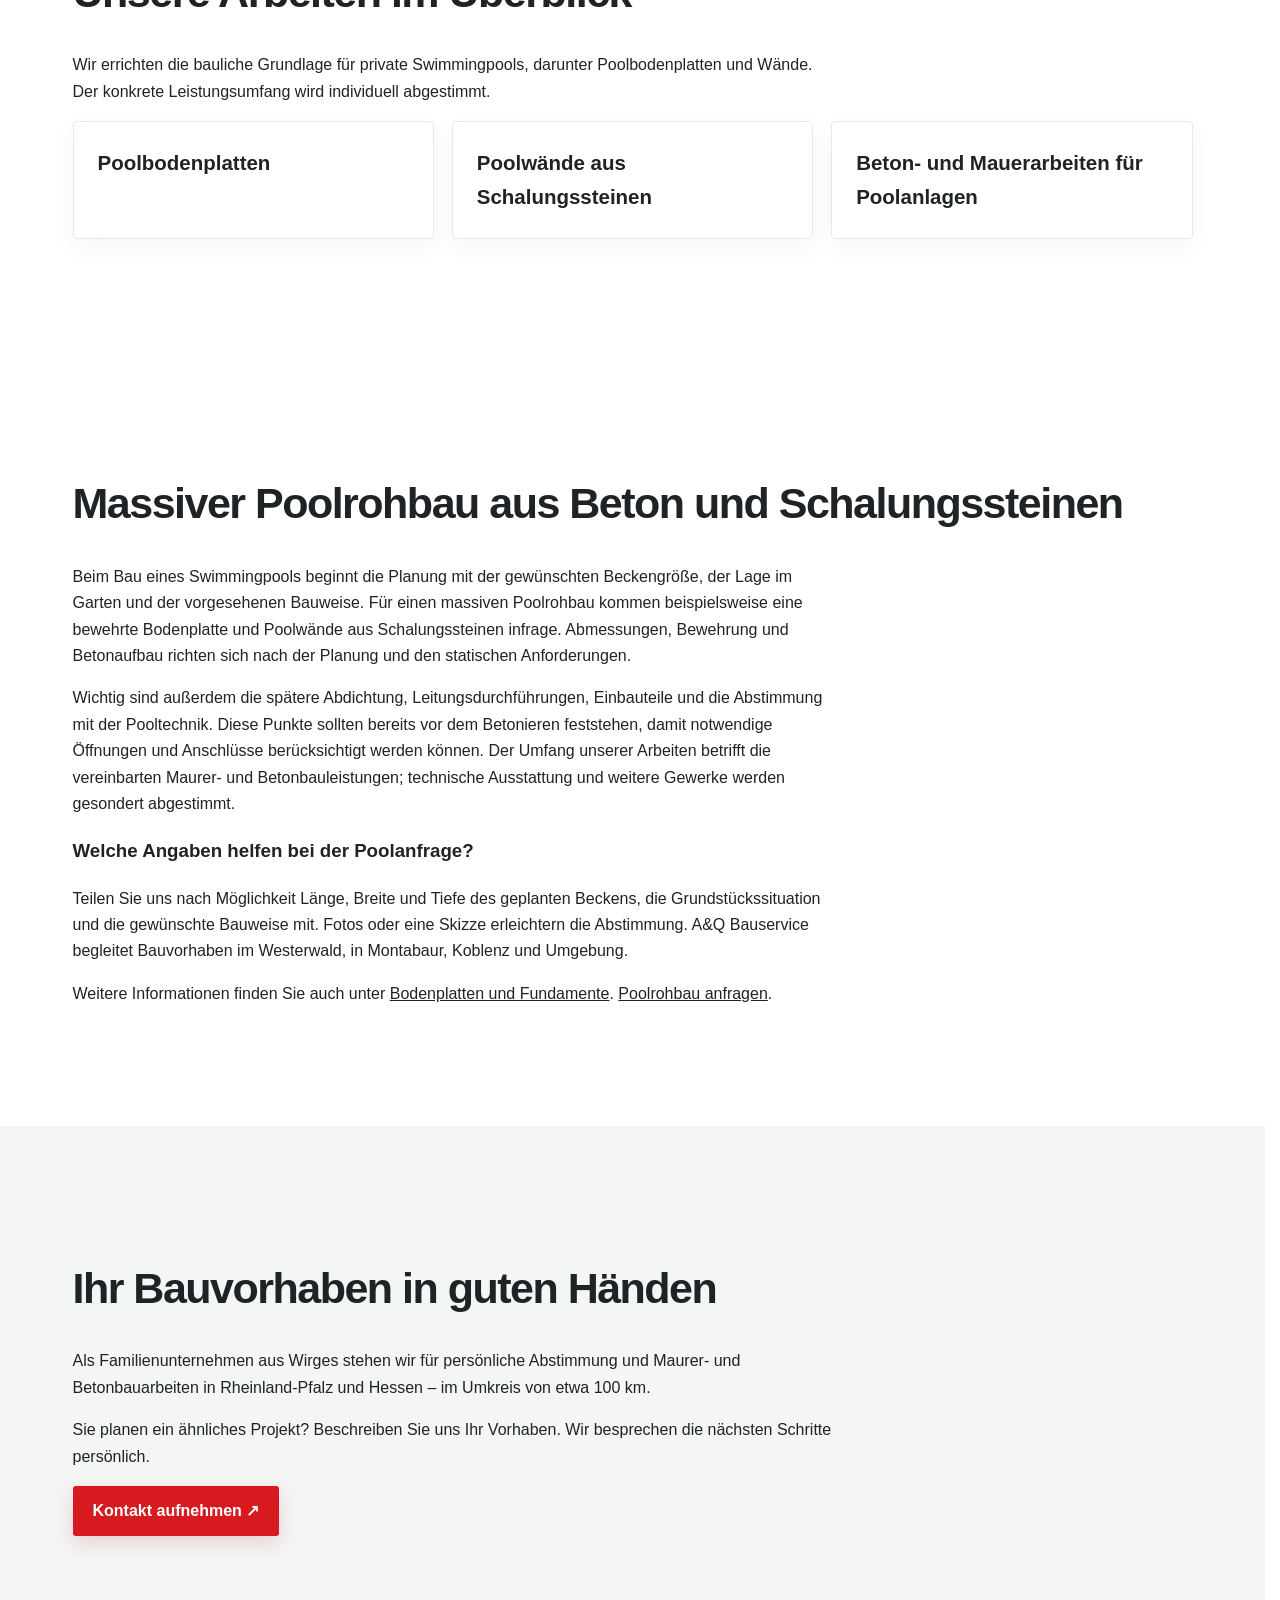
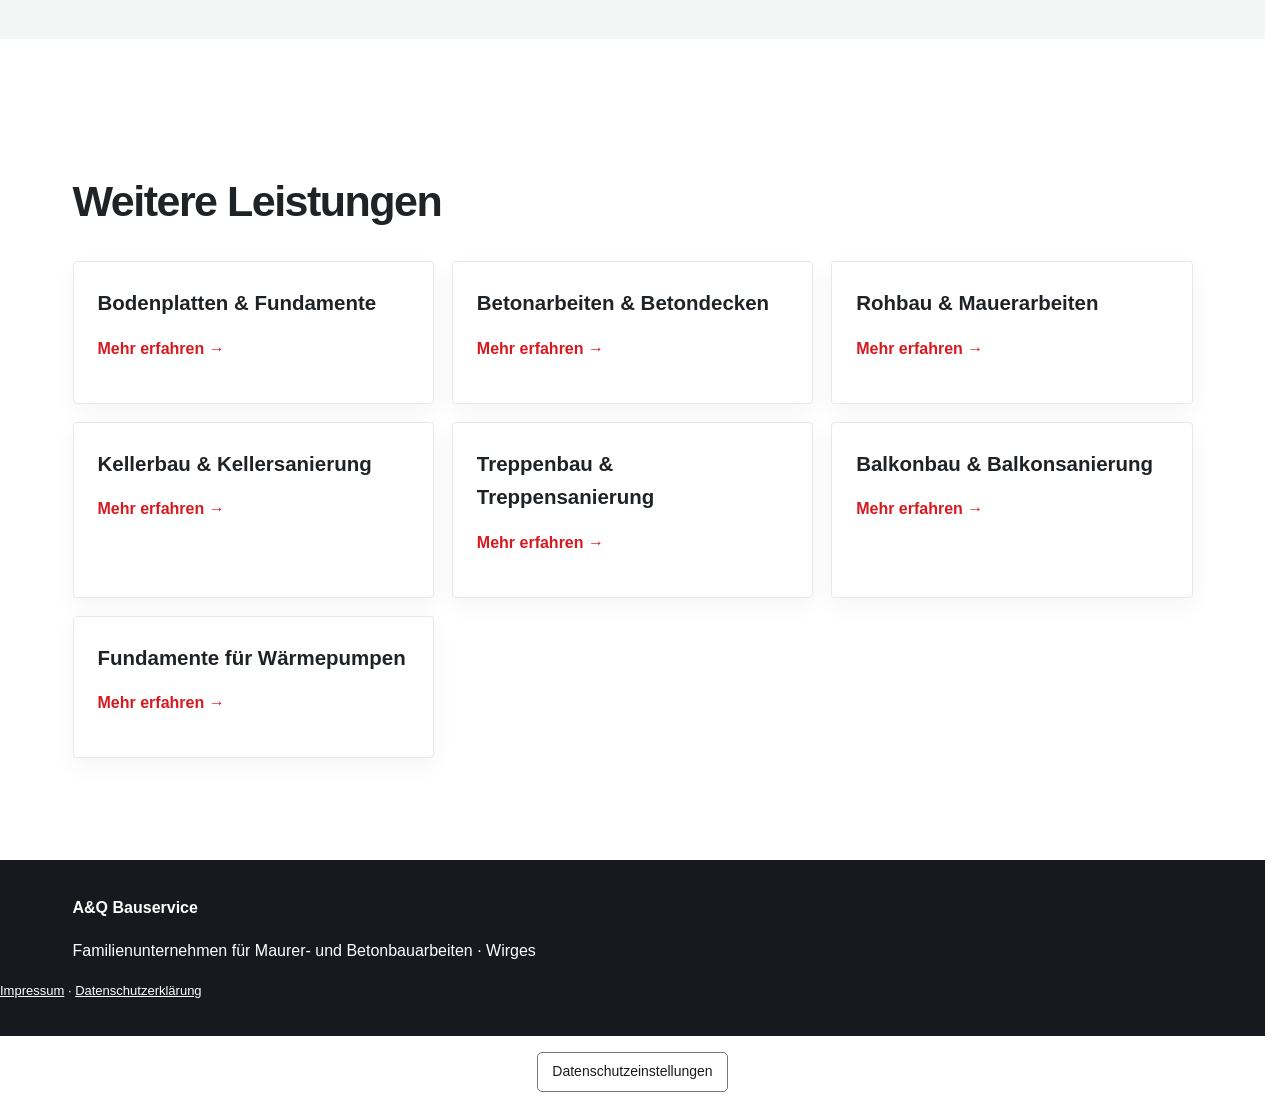
<file: swimmingpoolbau.html>
<!doctype html><html lang="de"><head><link rel="icon" type="image/svg+xml" href="/favicon.svg"><meta charset="utf-8"><meta name="viewport" content="width=device-width, initial-scale=1"><meta name="description" content="Poolbau im Westerwald, Raum Montabaur und Koblenz: A&amp;Q Bauservice übernimmt Betonarbeiten für Swimmingpools, Bodenplatten und Poolwände. Projekt anfragen."><title>Poolbau &amp; Betonpools im Westerwald | A&amp;Q Bauservice</title><style>:root{--red:#d71920;--dark:#191c1f}*{box-sizing:border-box}html{scroll-behavior:smooth}body{margin:0;font-family:Arial,Helvetica,sans-serif;color:#202326;line-height:1.65}a{text-decoration:none;color:inherit}.wrap{max-width:1120px;width:calc(100% - 40px);margin:auto}.top{background:white;position:sticky;top:0;z-index:10;border-bottom:1px solid #eee}.nav{display:flex;align-items:center;justify-content:space-between;gap:20px;min-height:82px}.logo{width:165px;max-height:68px;object-fit:contain}.navlinks{display:flex;gap:20px;align-items:center;flex-wrap:wrap;font-weight:700;font-size:14px}.navlinks a:hover{color:var(--red)}.cta{background:var(--red);color:#fff;padding:12px 20px;border-radius:4px;display:inline-block;font-weight:700}.hero{background:linear-gradient(125deg,#151719,#303338);color:white;padding:95px 0}.eyebrow{text-transform:uppercase;color:#ff6c73;letter-spacing:2px;font-weight:bold;font-size:12px}.hero h1{font-size:clamp(38px,5.5vw,70px);line-height:1.09;max-width:860px;margin:15px 0}.hero p{font-size:19px;color:#e2e2e2;max-width:740px}.section{padding:72px 0}.section.alt{background:#f6f6f4}h2{font-size:clamp(27px,3vw,39px);line-height:1.2}p{max-width:760px}.grid{display:grid;grid-template-columns:repeat(3,1fr);gap:18px}.tile{border:1px solid #e5e5e5;border-radius:6px;padding:24px;background:#fff}.tile strong{display:block;font-size:19px}.tile p{color:#5b6268}.tile a{color:var(--red);font-weight:bold}.foot{background:#17191b;color:white;padding:35px 0}.small{font-size:13px;color:#aaa}.crumb{font-size:14px;color:#777;margin:25px auto}.crumb a{color:var(--red)}@media(max-width:760px){.nav{align-items:flex-start;flex-direction:column;padding:14px 0}.navlinks{gap:13px}.hero{padding:65px 0}.grid{grid-template-columns:1fr}.section{padding:48px 0}}.aq-photo-hero{position:relative;overflow:hidden}.aq-photo-hero:before{content:"";position:absolute;inset:0;background:linear-gradient(90deg,#101417eb 0%,#101417bb 52%,#10141765 100%),url("leistungsbilder/pool-rohbau.webp") center 45%/cover no-repeat;z-index:0}.aq-photo-hero>.wrap{position:relative;z-index:1}.aq-photo-hero h1{max-width:820px}.aq-feature-photo{display:block;width:100%;max-height:460px;aspect-ratio:16/8;object-fit:cover;border-radius:5px;margin:0 auto 28px}.aq-photo-caption{font-size:12px;color:#69727a;margin:-15px 0 30px}.aq-rating-band{background:#1b2226;color:#fff;padding:48px 0}.aq-rating-band .wrap{display:flex;align-items:center;justify-content:space-between;gap:20px}.aq-rating-band strong{font-size:21px}.aq-rating-band p{margin:5px 0;color:#c7d1d4}.aq-rating-band a{background:#e02633;color:#fff;padding:13px 18px;border-radius:3px;font-weight:800;white-space:nowrap}.aq-tile-photo{display:block;width:calc(100% + 48px);height:165px;object-fit:cover;margin:-24px -24px 20px;border-radius:5px 5px 0 0;transition:transform .3s}.tile:hover .aq-tile-photo{filter:brightness(.92)}@media(max-width:760px){.aq-rating-band .wrap{display:block}.aq-rating-band a{display:inline-block;margin-top:15px}.aq-feature-photo{aspect-ratio:4/3}}
/* Mobile usability pass – October 2026 */
html{overflow-x:clip}body{max-width:100%;overflow-x:clip}img,video,svg{max-width:100%}img{height:auto}a,button,input,textarea,select{touch-action:manipulation}input,textarea,select{max-width:100%;min-width:0}a:focus-visible,button:focus-visible,input:focus-visible,textarea:focus-visible{outline:3px solid #e9283e;outline-offset:3px}
@media(max-width:760px){body{overflow-wrap:break-word}h1,h2,h3{text-wrap:balance}button,a.btn{min-height:44px}input,textarea,select{font-size:16px!important}section{scroll-margin-top:75px}}
@media(max-width:420px){h1,h2,h3{overflow-wrap:break-word}p{overflow-wrap:break-word}}

/* Refined service-page styling */
.hero.aq-photo-hero{position:relative;isolation:isolate;overflow:hidden;min-height:clamp(330px,42vw,520px);display:flex;align-items:center;background-color:#17191e;background-blend-mode:multiply}.hero.aq-photo-hero:after{content:"";position:absolute;inset:0;pointer-events:none;z-index:-1;background:linear-gradient(110deg,rgba(10,12,17,.50),transparent 85%)}.hero.aq-photo-hero .wrap{position:relative;z-index:1}.hero.aq-photo-hero .eyebrow{text-transform:uppercase;letter-spacing:.19em;font-weight:800;color:#ff5a65}.hero.aq-photo-hero h1{font-size:clamp(39px,6vw,75px);line-height:1.04;font-weight:900;text-transform:uppercase;max-width:920px;text-wrap:balance}.hero.aq-photo-hero p{font-size:clamp(16px,1.8vw,20px);max-width:680px}.section{padding:clamp(55px,7vw,95px) 0}.section.alt{background:#f5f5f3}.section h2{font-size:clamp(27px,3.4vw,43px);line-height:1.14;letter-spacing:-.035em}.tile{position:relative;border:1px solid #e8e8e8;border-radius:5px;overflow:hidden;background:#fff;box-shadow:0 8px 25px rgba(20,24,30,.045);transition:transform .25s ease,box-shadow .25s ease,border-color .25s ease}.tile:hover{transform:translateY(-5px);box-shadow:0 20px 38px rgba(20,24,30,.12);border-color:#e6b3b7}.tile strong{font-size:clamp(17px,1.6vw,21px)}.aq-tile-photo,.aq-feature-photo{border-radius:4px}.aq-tile-photo{transition:transform .4s ease}.tile:hover .aq-tile-photo{transform:scale(1.025)}.cta{display:inline-flex;align-items:center;min-height:48px;border-radius:3px;box-shadow:0 8px 20px rgba(170,15,30,.15)}.foot{background:#17191e;color:white}.foot a{color:white!important} .navlinks a{transition:color .2s ease}.navlinks a:hover{color:#d71920}.aq-photo-caption{font-size:13px;color:#74787d}.aq-feature-photo{box-shadow:0 20px 48px rgba(20,24,30,.13)}
@media(max-width:760px){.hero.aq-photo-hero{min-height:340px;padding:70px 0}.hero.aq-photo-hero h1{font-size:clamp(34px,9vw,52px)}.section{padding:55px 0}.grid{gap:16px}.tile:hover{transform:none}}
@media(prefers-reduced-motion:reduce){.tile,.aq-tile-photo{transition:none}}

/* Universal site navigation: same layout on every page */
.top{position:sticky!important;top:0!important;z-index:100!important;background:#fff!important;border-bottom:1px solid #ececec!important}.top .nav{width:min(1160px,calc(100% - 44px))!important;max-width:none!important;margin:0 auto!important;min-height:86px!important;height:86px!important;padding:0!important;display:flex!important;flex-direction:row!important;align-items:center!important;justify-content:space-between!important;gap:20px!important}.top .logo{width:196px!important;min-width:196px!important;max-width:196px!important;height:69px!important;max-height:69px!important;display:flex!important;align-items:center!important;justify-content:center!important;padding:3px!important;background:#fff!important;border-radius:3px!important;flex-shrink:0!important}.top .logo img{display:block!important;width:190px!important;max-width:190px!important;height:63px!important;max-height:63px!important;object-fit:contain!important}.top .links{display:flex!important;flex-direction:row!important;align-items:center!important;gap:clamp(12px,2vw,27px)!important;font-size:14px!important;font-weight:700!important}.top .links>a:not(.btn){color:#191b1d!important}.top .links>a:not(.btn):hover,.top .links>a[aria-current="page"]:not(.btn){color:#d71920!important}.top .links .btn{background:#df1824!important;border:1px solid #df1824!important;color:#fff!important;padding:13px 19px!important;white-space:nowrap!important;border-radius:3px!important;font-size:13px!important;font-weight:800!important;display:inline-flex!important;align-items:center!important;justify-content:center!important;text-decoration:none!important}.top .menu{display:none!important;border:0!important;background:transparent!important;font-size:27px!important;color:#191b1d!important;cursor:pointer!important}
@media(max-width:850px){.top .nav{height:76px!important;min-height:76px!important}.top .logo{width:172px!important;min-width:172px!important;max-width:172px!important;height:62px!important;max-height:62px!important}.top .logo img{width:166px!important;max-width:166px!important;height:56px!important;max-height:56px!important}.top .menu{display:block!important;margin-left:auto!important}.top .links{display:none!important;position:absolute!important;top:76px!important;left:0!important;right:0!important;background:#fff!important;flex-direction:column!important;align-items:stretch!important;gap:0!important;padding:14px 22px 22px!important;box-shadow:0 16px 26px #0002!important}.top .links.open{display:flex!important}.top .links>a{display:block!important;padding:12px 4px!important}.top .links .btn{margin-top:8px!important;text-align:center!important}}

/* Scroll progress bar – consistent with homepage */
#aq-scroll-progress{position:fixed;top:0;left:0;height:3px;width:0;background:#df1824;z-index:1000;pointer-events:none;transition:width .08s linear}.top{transition:box-shadow .3s ease,background .3s ease}.top.aq-scrolled{box-shadow:0 10px 30px #00000012}

/* Pixel-consistent navigation across every page */
html{scrollbar-gutter:stable}.top,.top *{box-sizing:border-box!important}.top{font-family:Arial,Helvetica,sans-serif!important;font-size:14px!important;line-height:1.35!important;letter-spacing:normal!important}.top .nav{font-family:Arial,Helvetica,sans-serif!important;line-height:1.35!important}.top .links{font-family:Arial,Helvetica,sans-serif!important;font-size:14px!important;line-height:20px!important;letter-spacing:0!important}.top .links>a:not(.btn){display:inline-flex!important;align-items:center!important;justify-content:center!important;font-family:Arial,Helvetica,sans-serif!important;font-size:14px!important;font-weight:700!important;line-height:20px!important;letter-spacing:0!important;padding:0!important;margin:0!important;white-space:nowrap!important}.top .links .btn{font-family:Arial,Helvetica,sans-serif!important;font-size:13px!important;font-weight:800!important;line-height:20px!important;letter-spacing:.03em!important;min-height:48px!important;margin:0!important;box-shadow:none!important;transform:none!important}.top .links .btn:hover{transform:none!important}.top .logo,.top .logo img{transform:none!important;transition:none!important}.top .links>a[aria-current="page"]:not(.btn){font-weight:700!important}
@media(max-width:850px){.top .links>a:not(.btn){display:flex!important;justify-content:flex-start!important;padding:12px 4px!important}.top .links .btn{margin-top:8px!important}}

/* Final navbar stability: identical measured geometry on all pages */
.top{height:87px!important;min-height:87px!important;max-height:87px!important;box-shadow:none!important;transition:none!important}.top.aq-scrolled{box-shadow:none!important}.top .nav{width:calc(100% - 44px)!important;max-width:1160px!important;height:86px!important;min-height:86px!important;max-height:86px!important;flex-wrap:nowrap!important}.top .links{gap:24px!important;flex-wrap:nowrap!important;flex-shrink:0!important}.top .links>a:not(.btn){flex-shrink:0!important}.top .links>a[href="index.html"]:not(.btn){width:70px!important}.top .links>a[href="leistungen.html"]:not(.btn){width:82px!important}.top .links>a[href="projekte.html"]:not(.btn){width:64px!important}.top .links>a[href="ueber-uns.html"]:not(.btn){width:67px!important}.top .links .btn{width:190px!important;min-width:190px!important;max-width:190px!important;min-height:48px!important;height:48px!important;flex-shrink:0!important;padding:0 10px!important}.top .logo{width:196px!important;min-width:196px!important;max-width:196px!important;height:69px!important;min-height:69px!important;max-height:69px!important}.top .logo img{width:190px!important;height:63px!important;max-width:190px!important;max-height:63px!important}
@media(max-width:950px){.top .links{gap:13px!important}.top .links .btn{width:175px!important;min-width:175px!important;max-width:175px!important}}
@media(max-width:850px){.top{height:77px!important;min-height:77px!important;max-height:77px!important}.top .nav{height:76px!important;min-height:76px!important;max-height:76px!important}.top .logo{width:172px!important;min-width:172px!important;max-width:172px!important;height:62px!important;min-height:62px!important;max-height:62px!important}.top .logo img{width:166px!important;max-width:166px!important;height:56px!important;max-height:56px!important}.top .links{flex-wrap:nowrap!important;gap:0!important}.top .links>a:not(.btn){width:auto!important}.top .links .btn{width:100%!important;min-width:0!important;max-width:none!important}}

.top .logo img{filter:none!important}

/* Premium service design 2026 */
.aq-photo-hero{min-height:clamp(430px,53vw,620px)!important;display:flex!important;align-items:center!important;isolation:isolate!important;overflow:hidden!important}.aq-photo-hero>.wrap{padding-top:clamp(72px,10vw,130px)!important;padding-bottom:clamp(72px,10vw,130px)!important}.aq-photo-hero h1{font-size:clamp(42px,6.5vw,86px)!important;line-height:1.03!important;letter-spacing:-.065em!important;max-width:970px!important;text-wrap:balance}.aq-photo-hero p{max-width:650px!important;font-size:clamp(17px,1.7vw,21px)!important;line-height:1.7!important}.aq-photo-hero .eyebrow{letter-spacing:.18em!important}.aq-photo-hero .cta{display:inline-flex!important;align-items:center!important;min-height:52px!important;padding:14px 23px!important;margin-top:18px!important;box-shadow:0 10px 30px #0003!important}.section{padding-top:clamp(65px,8vw,115px)!important;padding-bottom:clamp(65px,8vw,115px)!important}.section.alt{background:#f4f5f5!important}.aq-feature-photo{width:100%!important;max-height:520px!important;object-fit:cover!important;object-position:center!important;border-radius:3px!important;box-shadow:0 18px 45px #10161c18!important}.aq-tile-photo{width:100%!important;object-fit:cover!important;transition:transform .55s ease!important}.tile{overflow:hidden!important;border-radius:4px!important;transition:transform .3s ease,box-shadow .3s ease!important}.tile:hover{transform:translateY(-5px)!important;box-shadow:0 18px 38px #11192322!important}.tile:hover .aq-tile-photo{transform:scale(1.045)!important}.aq-photo-caption{font-size:12px!important;letter-spacing:.03em!important;color:#687079!important}.aq-stock-notice{display:block;font-size:12px;letter-spacing:.025em;color:#697079;margin-top:9px}.aq-service-design-divider{height:4px;width:76px;background:#df1824;margin:26px 0}@media(max-width:760px){.aq-photo-hero{min-height:430px!important}.aq-photo-hero h1{font-size:clamp(39px,10vw,59px)!important}.section{padding-top:55px!important;padding-bottom:55px!important}}@media(prefers-reduced-motion:reduce){.tile,.aq-tile-photo{transition:none!important}}

/* Shared mobile usability refinements (does not alter desktop header) */
@media(max-width:850px){.top .menu{min-width:44px!important;min-height:44px!important;display:flex!important;align-items:center!important;justify-content:center!important;touch-action:manipulation}.top .links{max-height:calc(100dvh - 76px)!important;overflow-y:auto!important;overscroll-behavior:contain!important}.top .links>a:not(.btn){min-height:44px!important;display:flex!important;align-items:center!important}.top .links .btn{min-height:48px!important}.top .logo{flex-shrink:0!important}}
@media(max-width:600px){main img:not(.aq-hero-video){max-width:100%}main .wrap,main .container{min-width:0}main h1,main h2,main h3{overflow-wrap:break-word}main .btn,main .cta{max-width:100%;white-space:normal;overflow-wrap:anywhere}main input,main textarea,main select{max-width:100%}}

/* Resilient service images: branded placeholder if remote photography fails */
.aq-tile-photo,.aq-feature-photo,.aq-service-photo img{background:linear-gradient(135deg,#202a30 0%,#3b4449 60%,#b82732 100%);color:transparent}.aq-photo-hero{background-color:#182128!important}.aq-photo-hero:before{background-color:#182128!important}.aq-tile-photo[hidden],.aq-feature-photo[hidden],.aq-service-photo img[hidden]{display:none!important}.tile:has(>.aq-tile-photo[hidden]):before{content:"A&Q  /  BAUSERVICE";display:flex;align-items:center;justify-content:center;height:165px;margin:-24px -24px 20px;background:linear-gradient(135deg,#1d252b,#424b50);color:#fff;font-weight:800;letter-spacing:.16em;font-size:13px}.aq-service-photo:has(img[hidden]){background:linear-gradient(135deg,#1d252b,#424b50)!important}
</style><link rel="canonical" href="https://aq-bauservice.de/swimmingpoolbau.html">
<meta property="og:type" content="website">
<meta property="og:site_name" content="A&amp;Q Bauservice">
<meta property="og:url" content="https://aq-bauservice.de/swimmingpoolbau.html">
<link rel="stylesheet" href="responsive-layout.css?v=20261102-2"><link rel="stylesheet" href="consent.css?v=20261111"><script defer src="consent.js?v=20261111"></script></head><body><header class="top"><nav class="container nav" aria-label="Hauptnavigation"><a class="logo" href="index.html" aria-label="A&Q Bauservice Startseite"><img src="aq-logo-transparent.svg?v=2" width="190" height="63" alt="A&Q Bauservice Logo"></a><button class="menu" id="menu" type="button" aria-controls="links" aria-label="Menü öffnen" aria-expanded="false">☰</button><div class="links" id="links"><a href="index.html">Startseite</a><a href="leistungen.html" aria-current="page">Leistungen</a><a href="projekte.html">Projekte</a><a href="ueber-uns.html">Über uns</a><a href="kontakt.html" class="btn">Angebot anfragen ↗</a></div></nav></header><div class="wrap crumb"><a href="index.html">Startseite</a> / <a href="leistungen.html">Leistungen</a> / Swimmingpoolbau</div><main><section class="hero aq-photo-hero"><div class="wrap"><div class="eyebrow">A&Q Bauservice · Wirges</div><h1>Swimmingpoolbau</h1><p>Der massive Rohbau für Ihren Swimmingpool.</p><a class="cta" href="kontakt.html">Projekt anfragen ↗</a></div></section><section class="section"><div class="wrap"><img class="aq-feature-photo" loading="lazy" src="leistungsbilder/pool-rohbau.webp" width="1600" height="1200" decoding="async" alt="Poolrohbau mit Betonbodenplatte, Schalungssteinwänden und vorbereiteten Leitungsdurchführungen"><p class="aq-photo-caption">Unser Poolbauprojekt · Bodenplatte und Poolwände aus Schalungssteinen</p><h2>Unsere Arbeiten im Überblick</h2><p>Wir errichten die bauliche Grundlage für private Swimmingpools, darunter Poolbodenplatten und Wände. Der konkrete Leistungsumfang wird individuell abgestimmt.</p><div class="grid"><div class="tile"><strong>Poolbodenplatten</strong></div><div class="tile"><strong>Poolwände aus Schalungssteinen</strong></div><div class="tile"><strong>Beton- und Mauerarbeiten für Poolanlagen</strong></div></div></div></section><section class="section"><div class="wrap"><h2>Massiver Poolrohbau aus Beton und Schalungssteinen</h2><p>Beim Bau eines Swimmingpools beginnt die Planung mit der gewünschten Beckengröße, der Lage im Garten und der vorgesehenen Bauweise. Für einen massiven Poolrohbau kommen beispielsweise eine bewehrte Bodenplatte und Poolwände aus Schalungssteinen infrage. Abmessungen, Bewehrung und Betonaufbau richten sich nach der Planung und den statischen Anforderungen.</p><p>Wichtig sind außerdem die spätere Abdichtung, Leitungsdurchführungen, Einbauteile und die Abstimmung mit der Pooltechnik. Diese Punkte sollten bereits vor dem Betonieren feststehen, damit notwendige Öffnungen und Anschlüsse berücksichtigt werden können. Der Umfang unserer Arbeiten betrifft die vereinbarten Maurer- und Betonbauleistungen; technische Ausstattung und weitere Gewerke werden gesondert abgestimmt.</p><h3>Welche Angaben helfen bei der Poolanfrage?</h3><p>Teilen Sie uns nach Möglichkeit Länge, Breite und Tiefe des geplanten Beckens, die Grundstückssituation und die gewünschte Bauweise mit. Fotos oder eine Skizze erleichtern die Abstimmung. A&amp;Q Bauservice begleitet Bauvorhaben im Westerwald, in Montabaur, Koblenz und Umgebung.</p><p>Weitere Informationen finden Sie auch unter <a href="bodenplatten-fundamente.html" style="text-decoration:underline">Bodenplatten und Fundamente</a>. <a href="kontakt.html" style="text-decoration:underline">Poolrohbau anfragen</a>.</p></div></section><section class="section alt"><div class="wrap"><h2>Ihr Bauvorhaben in guten Händen</h2><p>Als Familienunternehmen aus Wirges stehen wir für persönliche Abstimmung und Maurer- und Betonbauarbeiten in Rheinland-Pfalz und Hessen – im Umkreis von etwa 100 km.</p><p>Sie planen ein ähnliches Projekt? Beschreiben Sie uns Ihr Vorhaben. Wir besprechen die nächsten Schritte persönlich.</p><a class="cta" href="kontakt.html">Kontakt aufnehmen ↗</a></div></section><section class="section"><div class="wrap"><h2>Weitere Leistungen</h2><div class="grid"><div class="tile"><strong>Bodenplatten &amp; Fundamente</strong><p><a href="bodenplatten-fundamente.html">Mehr erfahren →</a></p></div><div class="tile"><strong>Betonarbeiten &amp; Betondecken</strong><p><a href="betonarbeiten-betondecken.html">Mehr erfahren →</a></p></div><div class="tile"><strong>Rohbau &amp; Mauerarbeiten</strong><p><a href="rohbau-mauerarbeiten.html">Mehr erfahren →</a></p></div><div class="tile"><strong>Kellerbau &amp; Kellersanierung</strong><p><a href="kellerbau-kellersanierung.html">Mehr erfahren →</a></p></div><div class="tile"><strong>Treppenbau &amp; Treppensanierung</strong><p><a href="treppenbau-sanierung.html">Mehr erfahren →</a></p></div><div class="tile"><strong>Balkonbau &amp; Balkonsanierung</strong><p><a href="balkonbau-sanierung.html">Mehr erfahren →</a></p></div><div class="tile"><strong>Fundamente für Wärmepumpen</strong><p><a href="waermepumpenfundamente.html">Mehr erfahren →</a></p></div></div></div></section></main><footer class="foot"><div class="wrap"><b>A&Q Bauservice</b><p>Familienunternehmen für Maurer- und Betonbauarbeiten · Wirges</p></div><div style="margin-top:14px;font-size:13px"><a href="impressum.html" style="color:inherit;text-decoration:underline">Impressum</a> · <a href="datenschutz.html" style="color:inherit;text-decoration:underline">Datenschutzerklärung</a></div></footer><script>/* Shared mobile menu for all A&Q pages */(()=>{const menu=document.getElementById('menu'),links=document.getElementById('links');if(!menu||!links||menu.dataset.aqBound)return;menu.dataset.aqBound='1';menu.addEventListener('click',()=>{const open=links.classList.toggle('open');menu.setAttribute('aria-expanded',String(open));menu.textContent=open?'✕':'☰'});links.querySelectorAll('a').forEach(a=>a.addEventListener('click',()=>{links.classList.remove('open');menu.setAttribute('aria-expanded','false');menu.textContent='☰'}))})();</script><script>/* A&Q universal scroll progress */(()=>{if(document.getElementById('aq-scroll-progress'))return;const bar=document.createElement('div');bar.id='aq-scroll-progress';bar.setAttribute('aria-hidden','true');document.body.appendChild(bar);const header=document.querySelector('.top');let scheduled=false;function update(){const max=Math.max(0,document.documentElement.scrollHeight-window.innerHeight);const pct=max>0?Math.max(0,Math.min(100,window.scrollY/max*100)):100;bar.style.width=pct+'%';header?.classList.toggle('aq-scrolled',window.scrollY>16);scheduled=false}function queue(){if(!scheduled){scheduled=true;requestAnimationFrame(update)}}window.addEventListener('scroll',queue,{passive:true});window.addEventListener('resize',queue,{passive:true});window.addEventListener('load',queue,{once:true});update()})();</script><script>/* Hide failed remote illustration without affecting the logo. */document.querySelectorAll('img.aq-tile-photo,img.aq-feature-photo,.aq-service-photo img').forEach(img=>{function failed(){img.hidden=true;img.setAttribute('data-image-unavailable','true')}img.addEventListener('error',failed,{once:true});if(img.complete&&img.naturalWidth===0)failed()});</script></body></html>
</file>
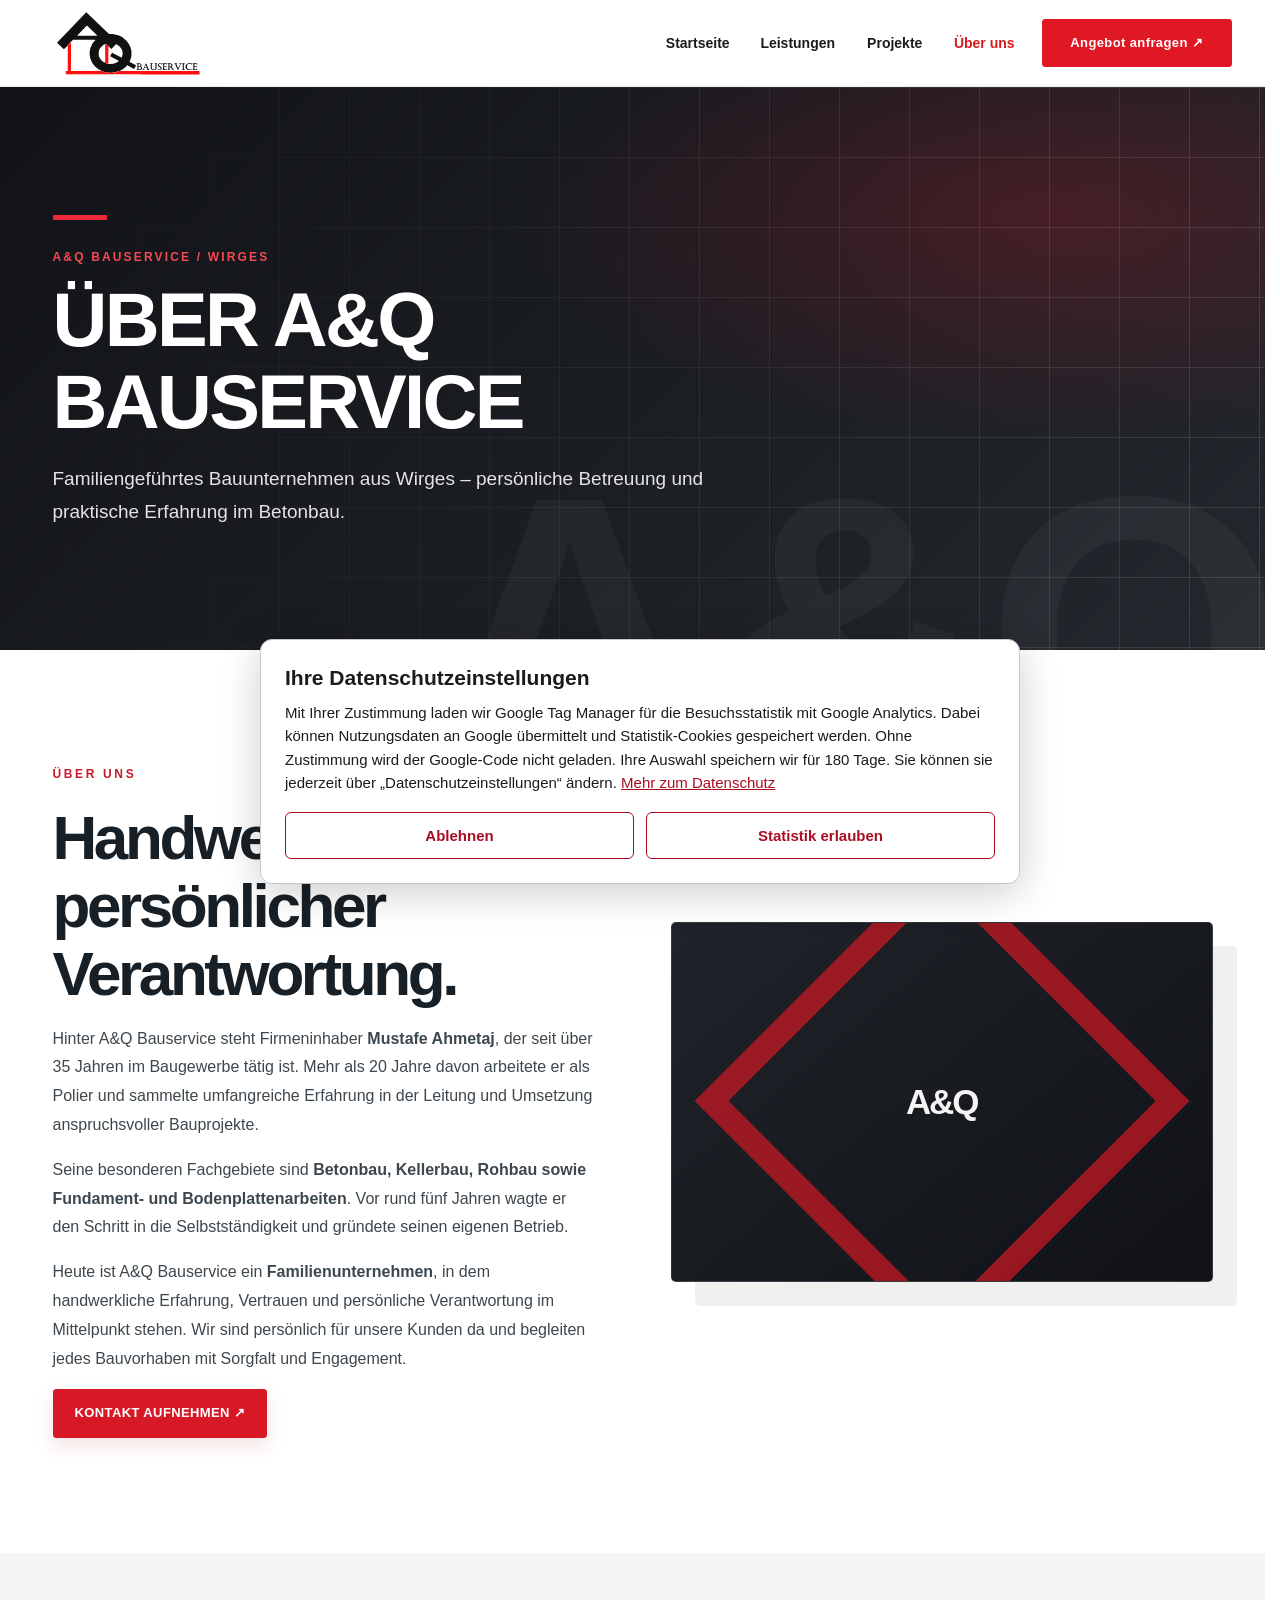
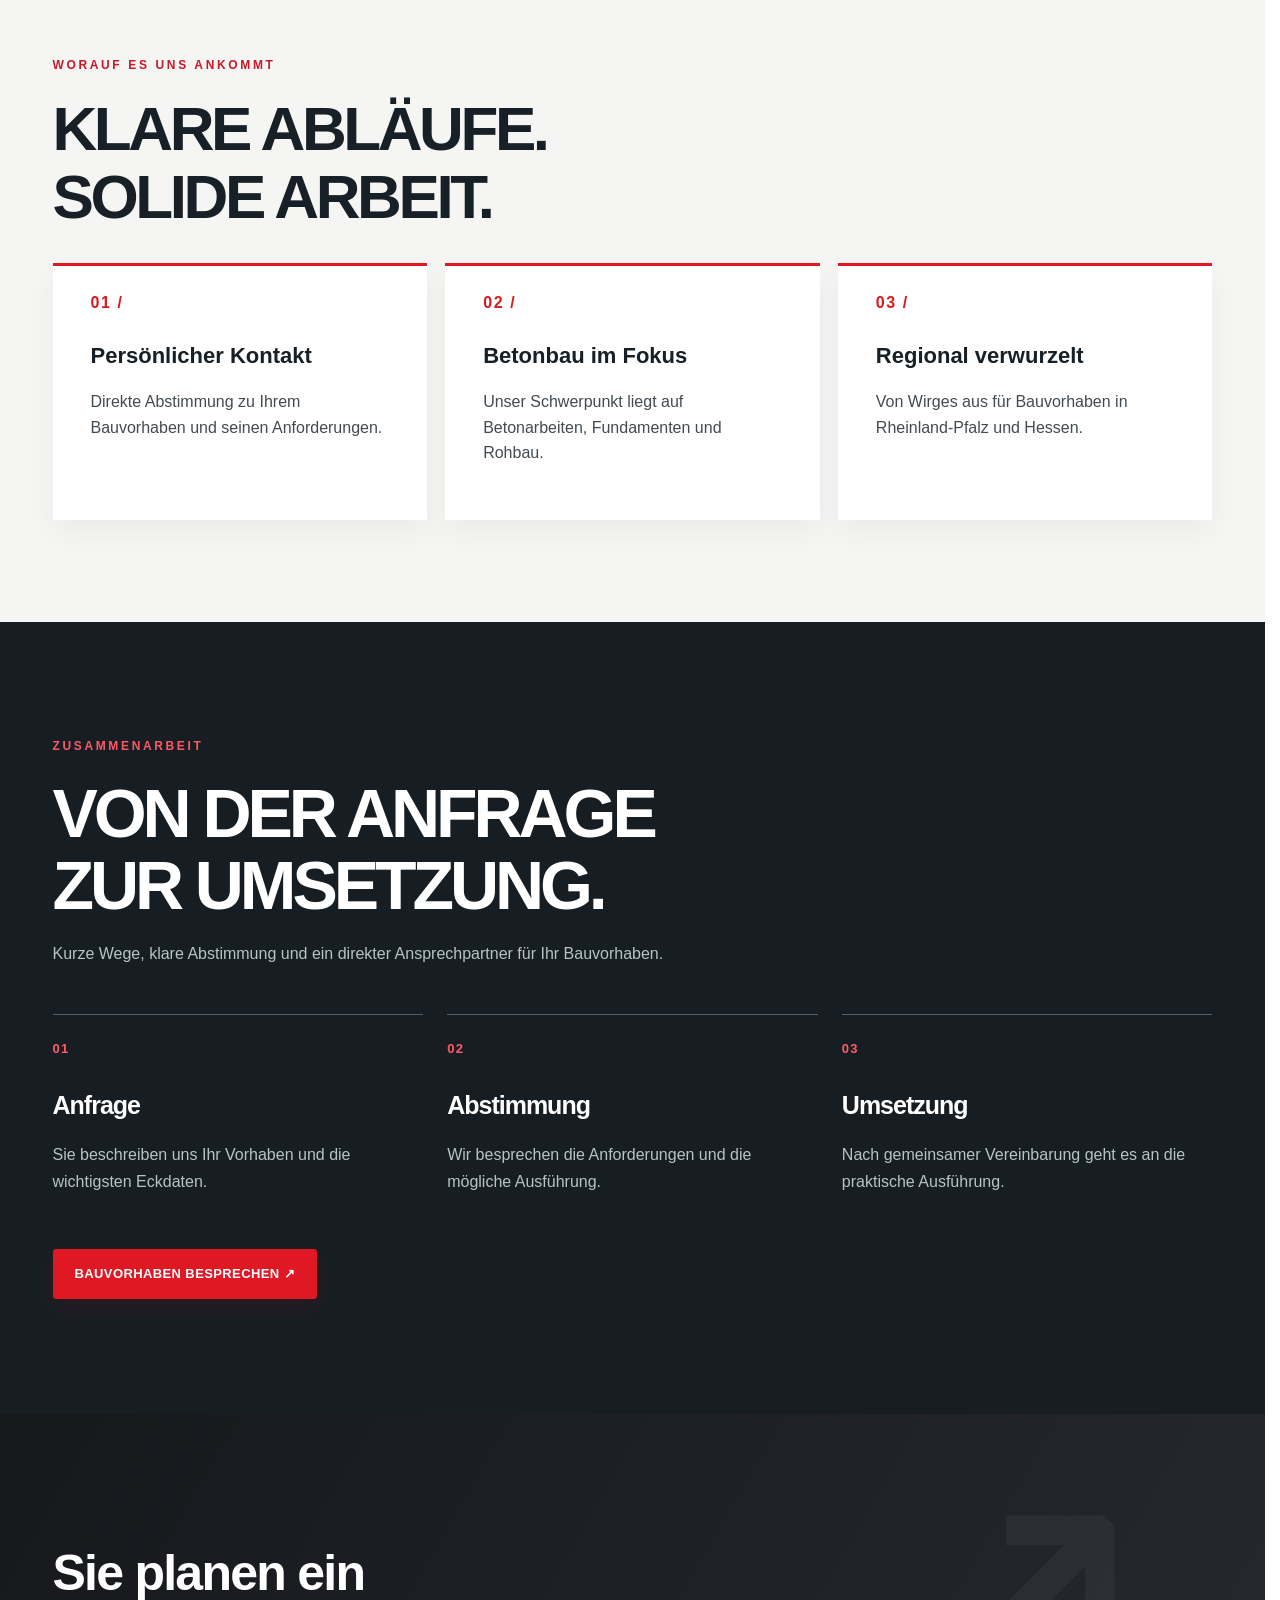
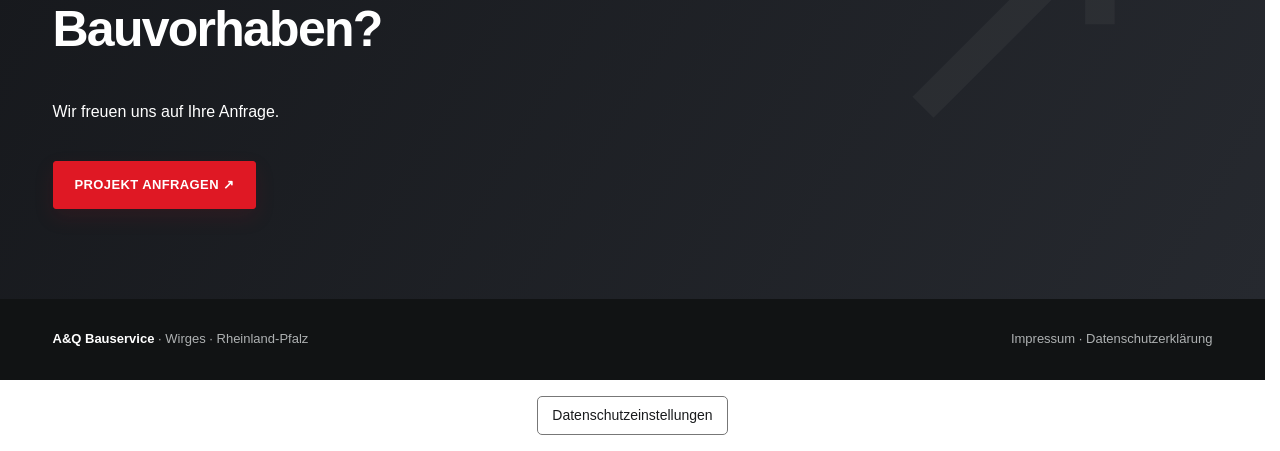
<file: ueber-uns.html>
<!doctype html><html lang="de"><head><link rel="icon" type="image/svg+xml" href="/favicon.svg"><meta charset="utf-8"><meta name="viewport" content="width=device-width,initial-scale=1"><meta name="description" content="A&amp;Q Bauservice aus Wirges: Familienbetrieb von Mustafe Ahmetaj mit über 35 Jahren Erfahrung im Baugewerbe, insbesondere Betonbau, Kellerbau und Rohbau."><title>Über uns – Familienbetrieb aus Wirges | A&amp;Q Bauservice</title><style>
:root{--red:#df1824;--ink:#191b1d;--muted:#636970;--paper:#f7f7f5;--line:#e5e5e2}*{box-sizing:border-box}html{scroll-behavior:smooth}body{margin:0;font-family:Inter,Arial,Helvetica,sans-serif;color:var(--ink);background:white;line-height:1.6}a{color:inherit;text-decoration:none}button,input,textarea{font:inherit}button{cursor:pointer}.container{width:min(1160px,calc(100% - 44px));margin:auto}.top{background:#fff;position:sticky;top:0;z-index:20;border-bottom:1px solid #ececec}.nav{height:86px;display:flex;align-items:center;justify-content:space-between;gap:20px}.logo{display:block;background:#fff;padding:3px;border-radius:3px}.logo img{display:block;width:190px;max-height:63px;object-fit:contain}.links{display:flex;align-items:center;gap:27px;font-size:14px;font-weight:700}.links a:hover{color:var(--red)}.btn{display:inline-flex;align-items:center;justify-content:center;padding:13px 21px;background:var(--red);color:white;border:1px solid var(--red);border-radius:3px;font-weight:800;font-size:13px;letter-spacing:.03em;transition:.2s}.btn:hover{background:#b70f19}.btn-outline{background:transparent;border-color:#ffffff80}.btn-outline:hover{background:#ffffff20}.menu{display:none;background:none;border:0;font-size:27px}.hero{position:relative;isolation:isolate;overflow:hidden;background:linear-gradient(112deg,#141618 20%,#272b2e 70%,#111315);color:#fff;min-height:640px;display:flex;align-items:center}.hero:before{content:"";position:absolute;inset:0;background:repeating-linear-gradient(135deg,transparent 0 90px,#ffffff05 90px 91px),radial-gradient(circle at 80% 40%,#d51a2538,transparent 40%);z-index:-1}.hero:after{content:"AQ";position:absolute;right:-3%;bottom:-26%;font-size:clamp(250px,42vw,650px);font-weight:900;color:#ffffff07;line-height:1;z-index:-1}.hero-content{padding:110px 0;max-width:870px}.eyebrow{font-size:12px;font-weight:900;letter-spacing:.22em;text-transform:uppercase;color:var(--red);margin:0 0 20px}.hero .eyebrow{color:#ff5b62}.hero h1{font-size:clamp(43px,6.3vw,88px);line-height:1.04;letter-spacing:-.05em;margin:0 0 25px;max-width:850px}.hero h1 span{color:#fa3c48}.hero p{color:#d2d4d5;max-width:680px;font-size:18px;margin-bottom:32px}.actions{display:flex;flex-wrap:wrap;gap:12px}.facts{background:#202325;color:white}.fact-row{display:grid;grid-template-columns:repeat(3,1fr);gap:20px;padding:24px 0}.fact-row strong{display:block;font-size:19px}.fact-row span{font-size:12px;color:#b5b8ba}section{padding:90px 0}.section-title{font-size:clamp(32px,4vw,48px);letter-spacing:-.045em;line-height:1.12;margin:0 0 15px}.lead{color:var(--muted);max-width:680px;margin:0 0 36px}.services{background:var(--paper)}.cards{display:grid;grid-template-columns:repeat(3,1fr);gap:18px}.service{background:white;border:1px solid var(--line);padding:29px;min-height:235px;transition:.2s}.service:hover{transform:translateY(-3px);border-color:#d9a0a3}.service .num{color:var(--red);font-size:13px;font-weight:900}.service h3{font-size:21px;line-height:1.2;margin:25px 0 10px}.service p{font-size:14px;color:var(--muted);margin:0}.projects{background:white}.project-grid{display:grid;grid-template-columns:repeat(3,1fr);gap:18px}.project{background:#eceeed;min-height:250px;display:flex;flex-direction:column;justify-content:end;padding:25px;position:relative;overflow:hidden}.project:before{content:"";position:absolute;inset:0;background:linear-gradient(155deg,#c5c8c6,#727a7c);z-index:0}.project:nth-child(2):before{background:linear-gradient(155deg,#b5b5b2,#50575b)}.project:nth-child(3):before{background:linear-gradient(155deg,#d0d0cb,#6e7475)}.project>*{position:relative;color:white}.project strong{font-size:20px}.project span{font-size:12px;opacity:.9}.note{font-size:12px;color:var(--muted);margin-top:14px}.about{background:#1b1e20;color:white}.about-grid{display:grid;grid-template-columns:1fr 1fr;gap:80px;align-items:center}.about p{color:#c5c7c8}.about-art{min-height:360px;border:1px solid #ffffff20;background:linear-gradient(145deg,#303538,#16191b);display:grid;place-items:center;position:relative}.about-art:before{content:"";width:56%;aspect-ratio:1;border:24px solid var(--red);transform:rotate(45deg);opacity:.65}.about-art span{position:absolute;font-size:35px;font-weight:900;letter-spacing:-.06em}.contact{background:var(--paper)}.contact-grid{display:grid;grid-template-columns:.8fr 1.2fr;gap:70px}.contact-info{font-size:15px;color:var(--muted)}.form{background:white;padding:30px;border:1px solid var(--line)}.form label{font-size:13px;font-weight:700;display:block;margin-bottom:13px}.form input,.form textarea{display:block;width:100%;margin-top:6px;padding:12px;border:1px solid #d9d9d7;border-radius:2px;background:white}.form textarea{min-height:120px;resize:vertical}.form .btn{width:100%}.hint{font-size:12px;color:var(--muted)}#status{font-size:13px;font-weight:700}footer{background:#111314;color:#aeb1b2;padding:30px 0;font-size:13px}footer .container{display:flex;justify-content:space-between;gap:20px;flex-wrap:wrap}footer strong{color:white}@media(max-width:850px){.links{display:none;position:absolute;top:86px;left:0;right:0;background:white;flex-direction:column;align-items:stretch;padding:20px 25px;box-shadow:0 10px 20px #0002}.links.open{display:flex}.menu{display:block}.cards,.project-grid{grid-template-columns:repeat(2,1fr)}.about-grid,.contact-grid{grid-template-columns:1fr;gap:35px}.about-art{min-height:220px}}@media(max-width:550px){.container{width:min(100% - 32px,1160px)}.logo img{width:165px}.hero{min-height:550px}.hero-content{padding:75px 0}.hero p{font-size:16px}.fact-row{grid-template-columns:1fr;gap:12px}.cards,.project-grid{grid-template-columns:1fr}section{padding:64px 0}.form{padding:20px}.project{min-height:190px}}

/* A&Q – dezente moderne Interaktionen */
:root{--aq-ease:cubic-bezier(.22,1,.36,1)}
#aq-scroll-progress{position:fixed;top:0;left:0;height:3px;width:0;background:var(--red);z-index:100;pointer-events:none}
.top{transition:box-shadow .3s ease,background .3s ease}
.top.aq-scrolled{box-shadow:0 10px 30px #00000012}
.hero{isolation:isolate}
.hero:before{animation:aq-ambient 14s ease-in-out infinite alternate}
.hero:after{animation:aq-watermark 16s ease-in-out infinite alternate;pointer-events:none}
.hero-content>*{animation:aq-hero-enter .85s var(--aq-ease) both}
.hero-content>*:nth-child(2){animation-delay:.12s}
.hero-content>*:nth-child(3){animation-delay:.23s}
.hero-content>*:nth-child(4){animation-delay:.34s}
.hero .btn,.actions .btn{transition:transform .3s var(--aq-ease),background .3s ease,box-shadow .3s ease}
.hero .btn:hover,.actions .btn:hover{transform:translateY(-3px);box-shadow:0 12px 24px #0000002b}
.service{transition:transform .35s var(--aq-ease),box-shadow .35s ease,border-color .35s ease;position:relative;overflow:hidden}
.service:after{content:"";position:absolute;left:0;bottom:0;height:3px;width:100%;background:var(--red);transform:scaleX(0);transform-origin:left;transition:transform .45s var(--aq-ease)}
.service:hover{transform:translateY(-7px);box-shadow:0 18px 40px #00000012}
.service:hover:after{transform:scaleX(1)}
.project{overflow:hidden;transition:box-shadow .35s ease,transform .35s var(--aq-ease)}
.project img{transition:transform .8s var(--aq-ease)}
.project:hover img{transform:scale(1.055)}
.project:hover{box-shadow:0 16px 38px #00000026}
.aq-reveal{opacity:0;transform:translateY(28px);transition:opacity .75s ease,transform .75s var(--aq-ease)}
.aq-reveal.aq-visible{opacity:1;transform:none}
@keyframes aq-hero-enter{from{opacity:0;transform:translateY(24px)}to{opacity:1;transform:none}}
@keyframes aq-ambient{from{opacity:.7;transform:scale(1)}to{opacity:1;transform:scale(1.08)}}
@keyframes aq-watermark{from{transform:translateY(0)}to{transform:translateY(-18px)}}
@media(prefers-reduced-motion:reduce){html{scroll-behavior:auto}*,*:before,*:after{animation-duration:.01ms!important;animation-iteration-count:1!important;transition-duration:.01ms!important}.aq-reveal{opacity:1;transform:none}}

/* A&Q Future: technisches 3D-Architekturmotiv ohne externe Bibliotheken */
.aq-future-hero{background:linear-gradient(115deg,#111518 0%,#1c2226 58%,#111518 100%);min-height:700px}
.aq-future-hero:before{background:linear-gradient(110deg,#111518 0%,#111518ef 36%,#151b1e78 70%,transparent 100%),repeating-linear-gradient(0deg,transparent 0 47px,#ffffff07 48px),repeating-linear-gradient(90deg,transparent 0 47px,#ffffff07 48px);z-index:0}
.aq-future-hero:after{content:"A&Q";right:1%;bottom:3%;font-size:clamp(130px,22vw,350px);color:#ffffff06;z-index:0}
.aq-future-hero .hero-content{position:relative;z-index:2;max-width:760px}
.aq-future-hero h1{font-size:clamp(42px,5.9vw,79px);text-shadow:0 6px 28px #0005}
.aq-future-stage{position:absolute;inset:0 0 0 42%;overflow:hidden;pointer-events:none;z-index:1;perspective:950px;opacity:.95}
.aq-stage-grid{position:absolute;inset:-40%;background:linear-gradient(#d9edf010 1px,transparent 1px),linear-gradient(90deg,#d9edf010 1px,transparent 1px);background-size:48px 48px;transform:rotateX(62deg) rotateZ(-24deg) translateY(130px);mask-image:radial-gradient(ellipse at 60% 55%,black,transparent 65%)}
.aq-structure{--rx:-18deg;--ry:-28deg;position:absolute;top:48%;left:59%;width:280px;height:280px;transform-style:preserve-3d;transform:translate(-50%,-50%) rotateX(var(--rx)) rotateY(var(--ry)) rotateZ(-10deg);transition:transform .5s ease;animation:aq-structure-float 7s ease-in-out infinite alternate;filter:drop-shadow(0 26px 30px #0007)}
.aq-floor{position:absolute;width:250px;height:200px;left:15px;top:40px;background:linear-gradient(140deg,#a5b0b4cc,#3e4c55db);border:2px solid #c6d5d5a6;box-shadow:inset 0 0 0 12px #8b9da71a,0 0 0 1px #ffffff28;transform-style:preserve-3d}
.aq-floor-base{transform:translateZ(-80px)}
.aq-floor-top{transform:translateZ(85px);background:linear-gradient(140deg,#9eaeb65c,#303d457a);border-color:#c3d5dc8c}
.aq-pillar{position:absolute;width:12px;height:12px;background:#e6454d;box-shadow:0 0 0 3px #f1454c24,0 0 22px #e5324766;transform-style:preserve-3d}
.aq-pillar:after{content:"";position:absolute;left:0;top:0;width:12px;height:165px;background:linear-gradient(90deg,#ff626b,#a70f1d);transform-origin:top;transform:rotateX(90deg)}
.aq-p1{left:15px;top:40px;transform:translateZ(85px)}.aq-p2{left:253px;top:40px;transform:translateZ(85px)}.aq-p3{left:15px;top:228px;transform:translateZ(85px)}.aq-p4{left:253px;top:228px;transform:translateZ(85px)}
.aq-beam{position:absolute;height:7px;background:linear-gradient(90deg,#f3545e,#95121c);box-shadow:0 0 18px #d9223840;transform:translateZ(93px)}
.aq-beam-a{left:15px;top:40px;width:250px}.aq-beam-b{left:15px;top:228px;width:250px}
.aq-structure-glow{position:absolute;inset:0;border-radius:50%;background:#e52a371b;filter:blur(55px);transform:translateZ(-120px)}
.aq-stage-caption{position:absolute;right:6%;bottom:8%;font:700 10px/1.5 monospace;letter-spacing:.2em;color:#d3dce3a0}.aq-stage-caption span{color:#f15a61;margin-left:12px}
@keyframes aq-structure-float{0%{translate:0 0}100%{translate:0 -17px}}
.aq-future-hero .eyebrow:before{content:"";display:inline-block;width:24px;height:2px;background:#fa4b55;vertical-align:middle;margin-right:12px}
.aq-future-hero .btn{border-radius:2px}
.aq-future-hero .btn-outline{backdrop-filter:blur(8px)}
.services .service{background:linear-gradient(145deg,#fff,#fafbfc);border-radius:3px}
.services .service .num{font-family:monospace;letter-spacing:.08em}
.projects .project{border-radius:3px}
@media(max-width:850px){.aq-future-stage{left:25%;opacity:.32}.aq-structure{left:70%;scale:.8}.aq-future-hero:before{background:linear-gradient(90deg,#111518f7 0%,#111518e0 58%,#1115187a 100%)}}
@media(max-width:550px){.aq-future-hero{min-height:650px}.aq-future-stage{left:10%;opacity:.19}.aq-structure{scale:.65;left:75%}.aq-stage-caption{display:none}.aq-future-hero .hero-content{padding:90px 0}}
@media(prefers-reduced-motion:reduce){.aq-structure{animation:none!important;transition:none!important}}

/* Eigenständiger interaktiver 3D-Bauteilbereich */
.aq-build-section{background:linear-gradient(130deg,#101619,#1b2429);color:#fff;padding:95px 0;overflow:hidden}
.aq-build-layout{display:grid;grid-template-columns:minmax(0,1fr) minmax(0,1fr);align-items:center;gap:60px}
.aq-build-copy .section-title{font-size:clamp(34px,4.1vw,57px);line-height:1.08}
.aq-build-copy .section-title span{color:#f34a55}
.aq-build-intro{max-width:510px;color:#bfc9cd;line-height:1.75;margin:20px 0 30px}
.aq-build-controls{display:grid;gap:10px}
.aq-build-tab{display:flex;align-items:center;gap:16px;width:100%;text-align:left;padding:15px 18px;border:1px solid #ffffff24;background:#ffffff08;color:#e8edef;border-radius:3px;font-weight:750;transition:background .25s,border-color .25s,transform .25s}
.aq-build-tab span{font:700 12px monospace;color:#ff737c}
.aq-build-tab:hover{background:#ffffff14;transform:translateX(3px)}
.aq-build-tab.is-active{background:#e326341d;border-color:#f14958}
.aq-build-description{min-height:54px;color:#d4dadd;font-size:14px;margin:18px 0}
.aq-build-link{color:#ff6570;font-weight:800;font-size:13px;text-decoration:none}
.aq-build-link:hover{text-decoration:underline}
.aq-build-visual{min-width:0}
.aq-build-stage{height:430px;position:relative;overflow:hidden;border:1px solid #ffffff25;border-radius:4px;background:radial-gradient(ellipse at 60% 45%,#354954 0%,#172126 52%,#101719 100%);perspective:950px}
.aq-build-stage .aq-future-stage{position:absolute;inset:0;opacity:1;z-index:1}
.aq-build-stage .aq-stage-grid{inset:-45%;opacity:.85}
.aq-build-stage .aq-structure{left:50%;top:51%;scale:1.05;transition:transform .5s ease}
.aq-build-stage .aq-stage-caption{bottom:7%;right:7%}
.aq-build-stage .aq-floor,.aq-build-stage .aq-pillar,.aq-build-stage .aq-beam{transition:opacity .4s ease,filter .4s ease}
.aq-build-stage[data-part="base"] .aq-floor-top,.aq-build-stage[data-part="base"] .aq-pillar,.aq-build-stage[data-part="base"] .aq-beam{opacity:.18}
.aq-build-stage[data-part="pillars"] .aq-floor-top{opacity:.22}
.aq-build-stage[data-part="top"] .aq-floor-base,.aq-build-stage[data-part="top"] .aq-pillar{opacity:.4}
.aq-build-hint{margin-top:12px;text-align:right;font:700 10px monospace;letter-spacing:.13em;color:#9caeb7}
.aq-build-hint span{color:#ef3f4d}
@media(max-width:850px){.aq-build-layout{grid-template-columns:1fr;gap:25px}.aq-build-section{padding:65px 0}.aq-build-stage{height:350px}.aq-build-stage .aq-future-stage{left:0;opacity:1}.aq-build-stage .aq-structure{left:50%;scale:.86}}
@media(max-width:550px){.aq-build-stage{height:300px}.aq-build-stage .aq-structure{scale:.72}.aq-build-stage .aq-stage-caption{display:block;bottom:5%;font-size:8px}}

/* Dreistufige isometrische Hausbau-Visualisierung */
.aq-house-stage{background:radial-gradient(ellipse at 50% 42%,#31454d,#131f25 68%,#10181d);display:grid;place-items:center}
.aq-house-stage:before{content:"";position:absolute;inset:0;background:linear-gradient(#ffffff07 1px,transparent 1px),linear-gradient(90deg,#ffffff07 1px,transparent 1px);background-size:36px 36px;mask-image:radial-gradient(ellipse,black,transparent 77%);pointer-events:none}
.aq-house-svg{display:block;position:relative;width:100%;height:100%;max-width:640px;overflow:visible;filter:drop-shadow(0 14px 15px #0004)}
.aq-house-walls,.aq-house-roof{transform-box:fill-box;transform-origin:center bottom;transition:opacity .55s ease,transform .7s cubic-bezier(.22,1,.36,1)}
.aq-house-stage[data-part="base"] .aq-house-walls{opacity:0;transform:translateY(-12px) scaleY(.9)}
.aq-house-stage[data-part="base"] .aq-house-roof,.aq-house-stage[data-part="pillars"] .aq-house-roof{opacity:0;transform:translateY(-35px)}
.aq-house-stage[data-part="pillars"] .aq-house-walls,.aq-house-stage[data-part="top"] .aq-house-walls,.aq-house-stage[data-part="top"] .aq-house-roof{opacity:1;transform:none}
.aq-house-marker{opacity:.7}
.aq-house-label{position:absolute;bottom:18px;left:22px;font:700 11px/1.7 monospace;letter-spacing:.13em;color:#a5bac3}
.aq-house-label strong{display:block;color:#f26b75;font-size:13px;letter-spacing:.07em}
.aq-house-stage{height:440px}
@media(max-width:850px){.aq-house-stage{height:380px}}
@media(max-width:550px){.aq-house-stage{height:290px}.aq-house-label{bottom:10px;left:12px;font-size:9px}.aq-house-label strong{font-size:10px}}
@media(prefers-reduced-motion:reduce){.aq-house-walls,.aq-house-roof{transition:none!important}}
.services .aq-service-photo{display:flex;flex-direction:column;padding:0;overflow:hidden;color:inherit;text-decoration:none;min-height:0}.aq-service-photo>img{display:block;width:100%;height:185px;object-fit:cover;transition:transform .6s cubic-bezier(.22,1,.36,1)}.aq-service-photo:hover>img{transform:scale(1.045)}.aq-service-content{display:block;padding:23px;flex:1}.aq-service-photo h3{margin:14px 0 9px}.aq-service-more{display:block;margin-top:18px;color:var(--red);font-size:12px;font-weight:900}.aq-review-section{background:#f6f7f6;padding:78px 0}.aq-review-wrap{display:grid;grid-template-columns:1fr auto;align-items:center;gap:30px}.aq-review-stars{color:#e1a72c;font-size:27px;letter-spacing:.12em}.aq-review-note{font-size:13px;color:#667078}.aq-review-link{display:inline-flex;padding:14px 22px;background:#191d20;color:#fff;border-radius:3px;font-weight:800}.aq-review-link:hover{background:#d71920}@media(max-width:700px){.aq-review-wrap{grid-template-columns:1fr}.aq-service-photo>img{height:190px}}/* Neue Bildbühne: regionaler Rohbau statt Luxusvilla */
.hero.aq-future-hero{position:relative;isolation:isolate;overflow:hidden;min-height:650px;background:#101519!important;display:flex;align-items:center}
.hero.aq-future-hero:before{content:"";position:absolute;inset:-3%;z-index:-2;background:url("projekt-07.webp") center 53%/cover no-repeat;animation:aq-hero-camera 24s ease-in-out infinite alternate;will-change:transform}
.hero.aq-future-hero:after{content:"";display:block!important;position:absolute;inset:0;z-index:-1;pointer-events:none;background:linear-gradient(90deg,rgba(9,13,17,.92) 0%,rgba(9,13,17,.76) 38%,rgba(9,13,17,.24) 76%,rgba(9,13,17,.15) 100%),linear-gradient(0deg,rgba(8,12,16,.37),transparent 35%)}
.hero.aq-future-hero .hero-content{position:relative;z-index:2;width:100%;padding-top:105px;padding-bottom:115px}
.hero.aq-future-hero .hero-content h1{max-width:900px;font-size:clamp(42px,5.1vw,76px);line-height:1.07;letter-spacing:-.035em}
.hero.aq-future-hero .hero-content>p:not(.eyebrow){max-width:650px}
.hero.aq-future-hero .eyebrow{letter-spacing:.2em;font-size:13px}
.aq-hero-caption{position:absolute;bottom:24px;right:max(26px,calc((100vw - 1180px)/2));z-index:2;color:#ffffffbd;font:700 11px/1.6 Arial,sans-serif;letter-spacing:.1em;text-transform:uppercase}
.aq-hero-caption:before{content:"";display:inline-block;width:25px;height:1px;background:#ed3745;vertical-align:middle;margin-right:10px}
@keyframes aq-hero-camera{0%{transform:scale(1.03) translate3d(-.5%,0,0)}100%{transform:scale(1.13) translate3d(1.1%,-.6%,0)}}
@media(max-width:760px){.hero.aq-future-hero{min-height:620px}.hero.aq-future-hero:after{background:linear-gradient(90deg,#0b1015e8,#0b10159c)}.hero.aq-future-hero .hero-content{padding-top:85px;padding-bottom:100px}.hero.aq-future-hero .hero-content h1{font-size:clamp(36px,9vw,54px)}.aq-hero-caption{left:20px;right:auto;bottom:18px}}
@media(prefers-reduced-motion:reduce){.hero.aq-future-hero:before{animation:none}}

/* Filmischer Startbereich nach Architektur-Entwurf */
.hero.aq-future-hero{min-height:690px}
.hero.aq-future-hero:before{background-position:center 48%;animation:aq-hero-camera 27s ease-in-out infinite alternate}
.hero.aq-future-hero:after{background:linear-gradient(90deg,rgba(8,11,13,.95) 0%,rgba(8,11,13,.82) 32%,rgba(8,11,13,.35) 66%,rgba(8,11,13,.18) 100%),linear-gradient(0deg,rgba(8,11,13,.55),transparent 34%)}
.hero.aq-future-hero .hero-content{padding-top:100px;padding-bottom:100px}
.hero.aq-future-hero .hero-content h1{max-width:790px;font-size:clamp(45px,4.8vw,73px);line-height:1.06}
.hero.aq-future-hero .hero-content>p:not(.eyebrow){max-width:620px}
.hero.aq-future-hero .eyebrow{color:#fff;font-size:12px;letter-spacing:.22em}
.hero.aq-future-hero .eyebrow:before{content:"";display:inline-block;width:55px;height:2px;background:#ee2739;vertical-align:middle;margin-right:14px}
.aq-hero-trust{background:#111416;color:#fff;display:grid;grid-template-columns:repeat(4,minmax(0,1fr));border-top:1px solid #ffffff20}
.aq-hero-trust-item{padding:28px 24px;border-right:1px solid #ffffff1b;display:flex;gap:15px;align-items:center}
.aq-hero-trust-item:last-child{border-right:0}
.aq-hero-trust-icon{font-size:26px;color:#f13a49;font-weight:900;line-height:1}
.aq-hero-trust-item strong{display:block;font-size:14px;line-height:1.5}
.aq-hero-trust-item span:last-child{display:block;font-size:12px;color:#b4bdc0;margin-top:3px}
@media(max-width:850px){.aq-hero-trust{grid-template-columns:repeat(2,minmax(0,1fr))}.aq-hero-trust-item{border-bottom:1px solid #ffffff1b}}
@media(max-width:550px){.hero.aq-future-hero{min-height:620px}.hero.aq-future-hero .hero-content h1{font-size:clamp(37px,10vw,53px)}.aq-hero-trust-item{padding:20px 13px;gap:10px}.aq-hero-trust-item strong{font-size:12px}.aq-hero-trust-item span:last-child{font-size:11px}.aq-hero-trust-icon{font-size:21px}}

/* KI-Hero: nutzt das neue Motiv, sobald die Bilddatei im Repository liegt. */
.hero.aq-future-hero:before{background-image:url("aq-hero-ki.jpg"),url("projekt-07.webp");background-position:center center;background-size:cover}

/* Video-Hintergrund mit Bild-Fallback, datensparsam lokal gehostet */
.hero.aq-future-hero .aq-hero-video{position:absolute;inset:0;width:100%;height:100%;object-fit:cover;object-position:center 48%;z-index:-2;pointer-events:none}
.hero.aq-future-hero:has(.aq-hero-video) .hero-content{z-index:2}
@media(prefers-reduced-motion:reduce){.hero.aq-future-hero .aq-hero-video{display:none}}

/* Statisches KI-Bild: kein Video und keine Kamerafahrt */
.hero.aq-future-hero:before{background-image:url("aq-hero-ki.jpg"),url("projekt-07.webp");animation:none!important;transform:none!important;will-change:auto}
.hero.aq-future-hero .aq-hero-video,.hero.aq-future-hero .aq-video-play,.hero.aq-future-hero .video-play{display:none!important}

/* Definitiv statischer Startbereich: sämtliche älteren Bewegungsregeln überschreiben */
html body .hero.aq-future-hero::before{animation-name:none!important;animation:none!important;transition:none!important;transform:none!important;background-image:url("aq-hero-ki.jpg")!important;background-repeat:no-repeat!important;background-size:cover!important;background-position:center center!important;inset:0!important}
html body .hero.aq-future-hero::after{animation:none!important;transition:none!important;transform:none!important}
html body .hero.aq-future-hero .hero-content{animation:none!important;transform:none!important}

/* Rohbauvideo als ruhiger Hintergrund, überlagert für gut lesbaren Text */
html body .hero.aq-future-hero{isolation:isolate}
html body .hero.aq-future-hero .aq-hero-video{display:block!important;position:absolute;inset:0;width:100%;height:100%;object-fit:cover;object-position:center center;z-index:0;pointer-events:none}
html body .hero.aq-future-hero::before{z-index:-1!important}
html body .hero.aq-future-hero::after{z-index:1!important;pointer-events:none}
html body .hero.aq-future-hero .hero-content,html body .hero.aq-future-hero .aq-hero-caption{position:relative;z-index:2}
@media(prefers-reduced-motion:reduce){html body .hero.aq-future-hero .aq-hero-video{display:none!important}}

/* Hero refresh 2026: premium typography and clear conversion path; keep real MP4 */
html body .hero.aq-future-hero{min-height:clamp(650px,80svh,850px)!important;padding:104px 0 110px!important;display:flex;align-items:center;overflow:hidden}
html body .hero.aq-future-hero .aq-hero-video{display:block!important;position:absolute;inset:0;width:100%;height:100%;object-fit:cover;object-position:center 47%;z-index:0;pointer-events:none}
html body .hero.aq-future-hero::after{z-index:1!important;background:linear-gradient(90deg,rgba(7,12,17,.93) 0%,rgba(7,12,17,.84) 33%,rgba(7,12,17,.45) 68%,rgba(7,12,17,.25) 100%),linear-gradient(0deg,rgba(7,12,17,.5),transparent 40%)!important}
html body .hero.aq-future-hero .hero-content{width:100%;max-width:1180px!important;padding-top:30px!important;padding-bottom:18px!important;position:relative;z-index:2}
html body .hero.aq-future-hero .eyebrow{font-size:12px!important;letter-spacing:.2em!important;color:#f5f6f7!important;font-weight:750!important;display:flex;align-items:center;gap:12px;margin:0 0 25px!important}
.aq-hero-eyebrow-dot{display:inline-block;width:9px;height:9px;background:#f02b40;border-radius:50%;box-shadow:0 0 0 5px rgba(240,43,64,.18);flex:none}
html body .hero.aq-future-hero .eyebrow::before{display:none!important}
html body .hero.aq-future-hero h1{font-size:clamp(44px,5.7vw,82px)!important;line-height:1.035!important;letter-spacing:-.055em!important;max-width:950px!important;margin:0 0 27px!important;font-weight:900!important;text-wrap:balance;text-shadow:0 2px 24px rgba(0,0,0,.16)}
html body .hero.aq-future-hero h1 span{color:#ff354b!important}
html body .hero.aq-future-hero .aq-hero-lead{font-size:clamp(16px,1.45vw,19px)!important;line-height:1.72!important;color:#e2e5e9!important;max-width:630px!important;margin:0 0 33px!important}
html body .hero.aq-future-hero .aq-hero-lead strong{color:#fff;font-weight:650}
html body .hero.aq-future-hero .actions{display:flex!important;flex-wrap:wrap;gap:13px!important;margin-bottom:34px!important}
html body .hero.aq-future-hero .actions .btn{display:inline-flex!important;align-items:center;justify-content:center;gap:16px;min-height:56px;padding:16px 24px!important;font-size:12px!important;letter-spacing:.095em!important;font-weight:800!important;border-radius:5px!important;transition:transform .2s ease,background .2s ease,border-color .2s ease!important}
html body .hero.aq-future-hero .actions .btn:hover{transform:translateY(-2px)}
html body .hero.aq-future-hero .actions .btn:not(.btn-outline){background:#e9283e!important;color:#fff!important;border:1px solid #e9283e!important;box-shadow:0 10px 30px rgba(233,40,62,.2)}
html body .hero.aq-future-hero .actions .btn-outline{background:rgba(255,255,255,.06)!important;color:#fff!important;border:1px solid rgba(255,255,255,.48)!important;backdrop-filter:blur(7px)}
html body .hero.aq-future-hero .actions .btn-outline:hover{background:rgba(255,255,255,.16)!important}
.aq-hero-meta{display:flex;flex-wrap:wrap;gap:12px 29px;color:#e4e6e8;font-size:12px;letter-spacing:.025em}
.aq-hero-meta span{display:inline-flex;align-items:center;gap:9px}
.aq-hero-meta i{display:inline-block;width:6px;height:6px;background:#e9283e;border-radius:50%}
html body .hero.aq-future-hero .aq-hero-caption{position:absolute!important;z-index:2!important;bottom:25px!important;right:max(28px,calc((100vw - 1180px)/2))!important;display:flex!important;align-items:center;gap:12px;color:#e2e5e9!important;font-size:10px!important;letter-spacing:.16em!important;text-transform:uppercase}
.aq-hero-caption-line{height:1px;width:30px;background:#ef3449}
.aq-hero-caption-index{color:#f4f4f4;border-left:1px solid rgba(255,255,255,.4);padding-left:12px}
html body .aq-hero-trust{position:relative;z-index:3;box-shadow:0 12px 32px rgba(0,0,0,.12)}
@media(max-width:760px){
 html body .hero.aq-future-hero{min-height:710px!important;padding:104px 0 86px!important;align-items:center}
 html body .hero.aq-future-hero::after{background:linear-gradient(90deg,rgba(7,12,17,.9),rgba(7,12,17,.55)),linear-gradient(0deg,rgba(7,12,17,.72),transparent 55%)!important}
 html body .hero.aq-future-hero .aq-hero-video{object-position:60% center}
 html body .hero.aq-future-hero .hero-content{padding-top:0!important}
 html body .hero.aq-future-hero h1{font-size:clamp(39px,9vw,62px)!important;letter-spacing:-.047em!important}
 html body .hero.aq-future-hero .eyebrow{font-size:10px!important;letter-spacing:.12em!important}
 html body .hero.aq-future-hero .actions{gap:10px!important}
 html body .hero.aq-future-hero .actions .btn{min-height:52px;padding:14px 17px!important}
 html body .hero.aq-future-hero .aq-hero-caption{bottom:16px!important;right:18px!important;font-size:9px!important}
}
@media(max-width:420px){html body .hero.aq-future-hero{min-height:730px!important}html body .hero.aq-future-hero .actions .btn{width:100%;justify-content:space-between}html body .hero.aq-future-hero .aq-hero-caption{display:none!important}}
@media(prefers-reduced-motion:reduce){html body .hero.aq-future-hero .actions .btn{transition:none!important}}

.aq-contact-direct{display:flex;flex-direction:column;gap:13px;margin-top:25px}.aq-contact-direct a{display:inline-flex;align-items:center;width:fit-content;color:inherit;font-weight:750;text-decoration:none;overflow-wrap:anywhere}.aq-contact-direct a:hover{color:#ee3046}

/* Mobile usability pass – October 2026 */
html{overflow-x:clip}body{max-width:100%;overflow-x:clip}img,video,svg{max-width:100%}img{height:auto}a,button,input,textarea,select{touch-action:manipulation}input,textarea,select{max-width:100%;min-width:0}a:focus-visible,button:focus-visible,input:focus-visible,textarea:focus-visible{outline:3px solid #e9283e;outline-offset:3px}
@media(max-width:760px){body{overflow-wrap:break-word}h1,h2,h3{text-wrap:balance}button,a.btn{min-height:44px}input,textarea,select{font-size:16px!important}section{scroll-margin-top:75px}}
@media(max-width:420px){h1,h2,h3{overflow-wrap:break-word}p{overflow-wrap:break-word}}

@media(max-width:760px){html body .hero.aq-future-hero{min-height:680px!important;padding:88px 0 72px!important}html body .hero.aq-future-hero .hero-content{width:min(100% - 36px,1160px)!important;margin-inline:auto!important}html body .hero.aq-future-hero h1{font-size:clamp(36px,9vw,56px)!important;line-height:1.08!important}html body .hero.aq-future-hero .aq-hero-lead{font-size:16px!important;line-height:1.58!important}html body .hero.aq-future-hero .aq-hero-video{object-position:55% center}html body .hero.aq-future-hero .actions .btn{min-height:50px!important}html body .aq-hero-trust{display:grid!important;grid-template-columns:repeat(2,minmax(0,1fr))!important}html body .aq-hero-trust-item{min-width:0!important}html body .contact-grid,html body .aq-build-layout{grid-template-columns:minmax(0,1fr)!important}}
@media(max-width:480px){html body .hero.aq-future-hero{min-height:700px!important}html body .hero.aq-future-hero .actions{flex-direction:column!important}html body .hero.aq-future-hero .actions .btn{width:100%!important}html body .aq-hero-trust{grid-template-columns:minmax(0,1fr)!important}html body .hero.aq-future-hero .aq-hero-meta{gap:8px 15px!important}}
@media(prefers-reduced-motion:reduce){html body .hero.aq-future-hero .aq-hero-video{display:none!important}}

/* A&Q modern inner-page design system */
:root{--aq-accent:#df1824;--aq-dark:#17191e;--aq-soft:#f4f4f2}html{scroll-behavior:smooth}body{overflow-x:clip}a,button{transition:background-color .22s ease,color .22s ease,border-color .22s ease,transform .25s ease}a:focus-visible,button:focus-visible,input:focus-visible,textarea:focus-visible{outline:3px solid #ed3849;outline-offset:3px}h1,h2{letter-spacing:-.035em;text-wrap:balance}img{max-width:100%}
.aq-inner-intro{position:relative;isolation:isolate;overflow:hidden;background:radial-gradient(ellipse at 83% 23%,rgba(223,24,36,.21),transparent 36%),linear-gradient(135deg,#111318 0%,#24272d 100%)!important;padding:clamp(86px,10vw,150px) 0 clamp(65px,8vw,110px)!important}.aq-inner-intro:before{content:"";position:absolute;inset:0;z-index:-1;opacity:.18;background-image:linear-gradient(90deg,transparent 98%,#fff 100%),linear-gradient(0deg,transparent 98%,#fff 100%);background-size:70px 70px;mask-image:linear-gradient(90deg,transparent,#000)}.aq-inner-intro:after{content:"A&Q";position:absolute;right:-.05em;bottom:-.45em;font-weight:900;font-size:clamp(190px,30vw,510px);line-height:1;color:rgba(255,255,255,.035);z-index:-1;pointer-events:none}.aq-inner-intro .eyebrow{letter-spacing:.18em;text-transform:uppercase;font-weight:800}.aq-inner-intro h1{font-weight:900;text-transform:uppercase;max-width:850px;line-height:1.03}.aq-inner-intro p:not(.eyebrow){font-size:clamp(16px,1.6vw,19px);line-height:1.75}.aq-inner-intro .container{position:relative;z-index:1}.aq-inner-intro .container:before{content:"";display:block;width:54px;height:5px;background:#ed2839;margin-bottom:28px}.aq-inner-intro .eyebrow{margin-bottom:12px}
.aq-page-bottom{position:relative;overflow:hidden;background:linear-gradient(120deg,#16181c,#26292f)!important;padding:clamp(52px,7vw,95px) 0!important}.aq-page-bottom:after{content:"↗";position:absolute;right:8%;top:-100px;font-size:360px;color:rgba(255,255,255,.04);pointer-events:none}.aq-page-bottom .container{position:relative;z-index:1}.aq-page-bottom h2{font-size:clamp(30px,4vw,50px);line-height:1.12;max-width:650px}.aq-page-bottom .btn{margin-top:20px}.btn,.cta{border-radius:3px;box-shadow:0 8px 20px rgba(170,15,30,.13)}.btn:hover,.cta:hover{transform:translateY(-3px)}
.projects .project-grid{gap:18px}.projects .project{border-radius:5px;overflow:hidden;box-shadow:0 12px 32px rgba(15,20,25,.10)}.projects .project img{transition:transform .5s ease}.projects .project:hover img{transform:scale(1.06)}.projects .project-caption{padding:22px!important}.projects .project-caption strong{font-size:clamp(16px,1.6vw,20px)}
.about{background:#fff}.about .about-grid{gap:clamp(28px,6vw,90px)}.about .about-art{border-radius:5px;overflow:hidden;background:linear-gradient(140deg,#20232a,#101216)!important;box-shadow:24px 24px 0 #f0f0ef}.about .about-art span{color:#f4f4f4}.about .section-title{font-size:clamp(30px,4vw,52px)}
.contact{background:linear-gradient(145deg,#f7f7f6,#fff)}.contact .contact-grid{gap:clamp(28px,5vw,70px)}.contact .form{border:1px solid #e5e5e5;border-top:4px solid #df1824;border-radius:5px;box-shadow:0 24px 70px rgba(20,25,30,.09);background:#fff;padding:clamp(22px,3vw,40px)}.contact .form input,.contact .form textarea{border-radius:3px;min-height:48px}.contact .form textarea{min-height:130px}.contact .aq-contact-direct a{overflow-wrap:anywhere}
@media(max-width:760px){.aq-inner-intro{padding:82px 0 55px!important}.aq-inner-intro h1{font-size:clamp(34px,9vw,52px)}.projects .project-grid{grid-template-columns:repeat(2,minmax(0,1fr))}.about .about-art{box-shadow:12px 12px 0 #f0f0ef}.contact .contact-grid{grid-template-columns:minmax(0,1fr)}.contact .form input,.contact .form textarea{font-size:16px!important}}
@media(max-width:520px){.projects .project-grid{grid-template-columns:minmax(0,1fr)}.aq-inner-intro:after{font-size:200px}.aq-page-bottom:after{font-size:200px;top:0}}
@media(prefers-reduced-motion:reduce){html{scroll-behavior:auto}.btn,.cta,.projects .project img{transition:none!important}}
.aq-about-values{background:#f5f5f3;padding:clamp(65px,8vw,105px) 0}.aq-about-values .section-title{max-width:720px}.aq-value-grid{display:grid;grid-template-columns:repeat(3,minmax(0,1fr));gap:18px;margin-top:32px}.aq-value-grid>div{background:white;padding:clamp(24px,3vw,38px);border-top:4px solid #df1824;box-shadow:0 12px 28px rgba(20,25,30,.045)}.aq-value-grid span{color:#d71920;font-weight:900;letter-spacing:.1em}.aq-value-grid h3{font-size:22px;margin:22px 0 12px}.aq-value-grid p{color:#555e64}@media(max-width:760px){.aq-value-grid{grid-template-columns:1fr}}
/* Universal site navigation: same layout on every page */
.top{position:sticky!important;top:0!important;z-index:100!important;background:#fff!important;border-bottom:1px solid #ececec!important}.top .nav{width:min(1160px,calc(100% - 44px))!important;max-width:none!important;margin:0 auto!important;min-height:86px!important;height:86px!important;padding:0!important;display:flex!important;flex-direction:row!important;align-items:center!important;justify-content:space-between!important;gap:20px!important}.top .logo{width:196px!important;min-width:196px!important;max-width:196px!important;height:69px!important;max-height:69px!important;display:flex!important;align-items:center!important;justify-content:center!important;padding:3px!important;background:#fff!important;border-radius:3px!important;flex-shrink:0!important}.top .logo img{display:block!important;width:190px!important;max-width:190px!important;height:63px!important;max-height:63px!important;object-fit:contain!important}.top .links{display:flex!important;flex-direction:row!important;align-items:center!important;gap:clamp(12px,2vw,27px)!important;font-size:14px!important;font-weight:700!important}.top .links>a:not(.btn){color:#191b1d!important}.top .links>a:not(.btn):hover,.top .links>a[aria-current="page"]:not(.btn){color:#d71920!important}.top .links .btn{background:#df1824!important;border:1px solid #df1824!important;color:#fff!important;padding:13px 19px!important;white-space:nowrap!important;border-radius:3px!important;font-size:13px!important;font-weight:800!important;display:inline-flex!important;align-items:center!important;justify-content:center!important;text-decoration:none!important}.top .menu{display:none!important;border:0!important;background:transparent!important;font-size:27px!important;color:#191b1d!important;cursor:pointer!important}
@media(max-width:850px){.top .nav{height:76px!important;min-height:76px!important}.top .logo{width:172px!important;min-width:172px!important;max-width:172px!important;height:62px!important;max-height:62px!important}.top .logo img{width:166px!important;max-width:166px!important;height:56px!important;max-height:56px!important}.top .menu{display:block!important;margin-left:auto!important}.top .links{display:none!important;position:absolute!important;top:76px!important;left:0!important;right:0!important;background:#fff!important;flex-direction:column!important;align-items:stretch!important;gap:0!important;padding:14px 22px 22px!important;box-shadow:0 16px 26px #0002!important}.top .links.open{display:flex!important}.top .links>a{display:block!important;padding:12px 4px!important}.top .links .btn{margin-top:8px!important;text-align:center!important}}

/* Scroll progress bar – consistent with homepage */
#aq-scroll-progress{position:fixed;top:0;left:0;height:3px;width:0;background:#df1824;z-index:1000;pointer-events:none;transition:width .08s linear}.top{transition:box-shadow .3s ease,background .3s ease}.top.aq-scrolled{box-shadow:0 10px 30px #00000012}

/* Pixel-consistent navigation across every page */
html{scrollbar-gutter:stable}.top,.top *{box-sizing:border-box!important}.top{font-family:Arial,Helvetica,sans-serif!important;font-size:14px!important;line-height:1.35!important;letter-spacing:normal!important}.top .nav{font-family:Arial,Helvetica,sans-serif!important;line-height:1.35!important}.top .links{font-family:Arial,Helvetica,sans-serif!important;font-size:14px!important;line-height:20px!important;letter-spacing:0!important}.top .links>a:not(.btn){display:inline-flex!important;align-items:center!important;justify-content:center!important;font-family:Arial,Helvetica,sans-serif!important;font-size:14px!important;font-weight:700!important;line-height:20px!important;letter-spacing:0!important;padding:0!important;margin:0!important;white-space:nowrap!important}.top .links .btn{font-family:Arial,Helvetica,sans-serif!important;font-size:13px!important;font-weight:800!important;line-height:20px!important;letter-spacing:.03em!important;min-height:48px!important;margin:0!important;box-shadow:none!important;transform:none!important}.top .links .btn:hover{transform:none!important}.top .logo,.top .logo img{transform:none!important;transition:none!important}.top .links>a[aria-current="page"]:not(.btn){font-weight:700!important}
@media(max-width:850px){.top .links>a:not(.btn){display:flex!important;justify-content:flex-start!important;padding:12px 4px!important}.top .links .btn{margin-top:8px!important}}

/* Final navbar stability: identical measured geometry on all pages */
.top{height:87px!important;min-height:87px!important;max-height:87px!important;box-shadow:none!important;transition:none!important}.top.aq-scrolled{box-shadow:none!important}.top .nav{width:calc(100% - 44px)!important;max-width:1160px!important;height:86px!important;min-height:86px!important;max-height:86px!important;flex-wrap:nowrap!important}.top .links{gap:24px!important;flex-wrap:nowrap!important;flex-shrink:0!important}.top .links>a:not(.btn){flex-shrink:0!important}.top .links>a[href="index.html"]:not(.btn){width:70px!important}.top .links>a[href="leistungen.html"]:not(.btn){width:82px!important}.top .links>a[href="projekte.html"]:not(.btn){width:64px!important}.top .links>a[href="ueber-uns.html"]:not(.btn){width:67px!important}.top .links .btn{width:190px!important;min-width:190px!important;max-width:190px!important;min-height:48px!important;height:48px!important;flex-shrink:0!important;padding:0 10px!important}.top .logo{width:196px!important;min-width:196px!important;max-width:196px!important;height:69px!important;min-height:69px!important;max-height:69px!important}.top .logo img{width:190px!important;height:63px!important;max-width:190px!important;max-height:63px!important}
@media(max-width:950px){.top .links{gap:13px!important}.top .links .btn{width:175px!important;min-width:175px!important;max-width:175px!important}}
@media(max-width:850px){.top{height:77px!important;min-height:77px!important;max-height:77px!important}.top .nav{height:76px!important;min-height:76px!important;max-height:76px!important}.top .logo{width:172px!important;min-width:172px!important;max-width:172px!important;height:62px!important;min-height:62px!important;max-height:62px!important}.top .logo img{width:166px!important;max-width:166px!important;height:56px!important;max-height:56px!important}.top .links{flex-wrap:nowrap!important;gap:0!important}.top .links>a:not(.btn){width:auto!important}.top .links .btn{width:100%!important;min-width:0!important;max-width:none!important}}

/* Logo background blends into white header */

.top .logo img{filter:none!important}

/* Shared mobile usability refinements (does not alter desktop header) */
@media(max-width:850px){.top .menu{min-width:44px!important;min-height:44px!important;display:flex!important;align-items:center!important;justify-content:center!important;touch-action:manipulation}.top .links{max-height:calc(100dvh - 76px)!important;overflow-y:auto!important;overscroll-behavior:contain!important}.top .links>a:not(.btn){min-height:44px!important;display:flex!important;align-items:center!important}.top .links .btn{min-height:48px!important}.top .logo{flex-shrink:0!important}}
@media(max-width:600px){main img:not(.aq-hero-video){max-width:100%}main .wrap,main .container{min-width:0}main h1,main h2,main h3{overflow-wrap:break-word}main .btn,main .cta{max-width:100%;white-space:normal;overflow-wrap:anywhere}main input,main textarea,main select{max-width:100%}}

/* About: contemporary layout and clear customer journey */
.about#ueber-uns{padding:clamp(75px,9vw,125px) 0}.about#ueber-uns .section-title,.aq-about-values .section-title{font-size:clamp(36px,5vw,62px);letter-spacing:-.055em;line-height:1.1}.about#ueber-uns p:not(.eyebrow){line-height:1.8}.aq-about-values{padding:clamp(65px,8vw,105px) 0}.aq-about-values .aq-value-grid>div{border-top:3px solid #df1824;padding-top:24px}.aq-about-steps{background:#171e23;color:#fff;padding:clamp(75px,9vw,120px) 0}.aq-about-steps .eyebrow{color:#ff5865}.aq-about-steps h2{font-size:clamp(36px,5.4vw,68px);letter-spacing:-.06em;line-height:1.07;margin:15px 0 18px}.aq-about-steps-intro{max-width:630px;color:#b9c2c6;line-height:1.75}.aq-steps-grid{display:grid;grid-template-columns:repeat(3,minmax(0,1fr));gap:24px;margin:46px 0 38px}.aq-steps-grid>div{border-top:1px solid #536067;padding-top:20px}.aq-steps-grid span{font-size:13px;color:#ff5c66;font-weight:850;letter-spacing:.1em}.aq-steps-grid h3{font-size:25px;letter-spacing:-.04em;margin:24px 0 12px}.aq-steps-grid p{color:#b9c2c6;line-height:1.7}.aq-about-steps .btn{display:inline-flex;align-items:center;min-height:50px}@media(max-width:760px){.aq-steps-grid{grid-template-columns:1fr;gap:20px}.aq-steps-grid>div{padding:20px 0 12px}.about#ueber-uns{padding:60px 0}}

/* Readability correction: About us content on light background */
#ueber-uns.about{background:#fff!important;color:#172026!important}
#ueber-uns.about .section-title{color:#172026!important;text-shadow:none!important}
#ueber-uns.about p:not(.eyebrow){color:#3d474e!important;opacity:1!important;line-height:1.8!important}
#ueber-uns.about .eyebrow{color:#c71929!important;font-weight:800!important}
#ueber-uns.about .btn{background:#d71927!important;color:#fff!important;border-color:#d71927!important}
.aq-about-values{background:#f5f5f3!important;color:#172026!important}
.aq-about-values .section-title,.aq-about-values h3{color:#172026!important}
.aq-about-values p{color:#424b51!important;opacity:1!important}
.aq-about-values .eyebrow{color:#c71929!important}
</style><style>.aq-inner-intro{background:#191b1d;color:white;padding:100px 0 54px}.aq-inner-intro h1{font-size:clamp(38px,6vw,76px);line-height:1.07;max-width:850px;margin:10px 0 20px}.aq-inner-intro p{max-width:720px;color:#e4e4e4}.aq-inner-intro .eyebrow{color:#f34a54}.aq-page-bottom{padding:52px 0;background:#17191d;color:white}.aq-page-bottom a{color:white}@media(max-width:760px){.aq-inner-intro{padding:95px 0 35px}.aq-inner-intro h1{font-size:clamp(34px,9vw,55px)}}.aq-home-teaser{padding:65px 0}.aq-home-teaser .btn{margin-top:14px}.aq-home-teaser p{max-width:720px}</style><link rel="canonical" href="https://aq-bauservice.de/ueber-uns.html">
<meta property="og:type" content="website">
<meta property="og:site_name" content="A&amp;Q Bauservice">
<meta property="og:url" content="https://aq-bauservice.de/ueber-uns.html">
<link rel="stylesheet" href="responsive-layout.css?v=20261102-2"><link rel="stylesheet" href="consent.css?v=20261111"><script defer src="consent.js?v=20261111"></script></head><body><header class="top"><nav class="container nav" aria-label="Hauptnavigation"><a class="logo" href="index.html" aria-label="A&Q Bauservice Startseite"><img src="aq-logo-transparent.svg?v=2" width="190" height="63" alt="A&Q Bauservice Logo"></a><button class="menu" id="menu" type="button" aria-controls="links" aria-label="Menü öffnen" aria-expanded="false">☰</button><div class="links" id="links"><a href="index.html">Startseite</a><a href="leistungen.html">Leistungen</a><a href="projekte.html">Projekte</a><a href="ueber-uns.html" aria-current="page">Über uns</a><a href="kontakt.html" class="btn">Angebot anfragen ↗</a></div></nav></header><main><div class="aq-inner-intro"><div class="container"><p class="eyebrow">A&Q BAUSERVICE / WIRGES</p><h1>Über A&Q Bauservice</h1><p>Familiengeführtes Bauunternehmen aus Wirges – persönliche Betreuung und praktische Erfahrung im Betonbau.</p></div></div><section class="about" id="ueber-uns"><div class="container about-grid"><div><p class="eyebrow">Über uns</p><h2 class="section-title">Handwerk mit persönlicher Verantwortung.</h2><p>Hinter A&Q Bauservice steht Firmeninhaber <strong>Mustafe Ahmetaj</strong>, der seit über 35 Jahren im Baugewerbe tätig ist. Mehr als 20 Jahre davon arbeitete er als Polier und sammelte umfangreiche Erfahrung in der Leitung und Umsetzung anspruchsvoller Bauprojekte.</p><p>Seine besonderen Fachgebiete sind <strong>Betonbau, Kellerbau, Rohbau sowie Fundament- und Bodenplattenarbeiten</strong>. Vor rund fünf Jahren wagte er den Schritt in die Selbstständigkeit und gründete seinen eigenen Betrieb.</p><p>Heute ist A&Q Bauservice ein <strong>Familienunternehmen</strong>, in dem handwerkliche Erfahrung, Vertrauen und persönliche Verantwortung im Mittelpunkt stehen. Wir sind persönlich für unsere Kunden da und begleiten jedes Bauvorhaben mit Sorgfalt und Engagement.</p><a href="kontakt.html" class="btn">KONTAKT AUFNEHMEN ↗</a></div><div class="about-art" aria-hidden="true"><span>A&Q</span></div></div></section><section class="aq-about-values"><div class="container"><p class="eyebrow">Worauf es uns ankommt</p><h2 class="section-title">KLARE ABLÄUFE. SOLIDE ARBEIT.</h2><div class="aq-value-grid"><div><span>01 /</span><h3>Persönlicher Kontakt</h3><p>Direkte Abstimmung zu Ihrem Bauvorhaben und seinen Anforderungen.</p></div><div><span>02 /</span><h3>Betonbau im Fokus</h3><p>Unser Schwerpunkt liegt auf Betonarbeiten, Fundamenten und Rohbau.</p></div><div><span>03 /</span><h3>Regional verwurzelt</h3><p>Von Wirges aus für Bauvorhaben in Rheinland-Pfalz und Hessen.</p></div></div></div></section><section class="aq-about-steps" aria-labelledby="aq-about-steps-title"><div class="container"><p class="eyebrow">ZUSAMMENARBEIT</p><h2 id="aq-about-steps-title">VON DER ANFRAGE ZUR UMSETZUNG.</h2><p class="aq-about-steps-intro">Kurze Wege, klare Abstimmung und ein direkter Ansprechpartner für Ihr Bauvorhaben.</p><div class="aq-steps-grid"><div><span>01</span><h3>Anfrage</h3><p>Sie beschreiben uns Ihr Vorhaben und die wichtigsten Eckdaten.</p></div><div><span>02</span><h3>Abstimmung</h3><p>Wir besprechen die Anforderungen und die mögliche Ausführung.</p></div><div><span>03</span><h3>Umsetzung</h3><p>Nach gemeinsamer Vereinbarung geht es an die praktische Ausführung.</p></div></div><a class="btn" href="kontakt.html">BAUVORHABEN BESPRECHEN ↗</a></div></section><div class="aq-page-bottom"><div class="container"><h2>Sie planen ein Bauvorhaben?</h2><p>Wir freuen uns auf Ihre Anfrage.</p><a class="btn" href="kontakt.html">PROJEKT ANFRAGEN ↗</a></div></div></main><footer><div class="container"><span><strong>A&Q Bauservice</strong> · Wirges · Rheinland-Pfalz</span><span><a href="impressum.html">Impressum</a> · <a href="datenschutz.html">Datenschutzerklärung</a></span></div></footer><script>const menu=document.getElementById('menu'),links=document.getElementById('links');menu?.addEventListener('click',()=>{const open=links.classList.toggle('open');menu.setAttribute('aria-expanded',String(open));menu.textContent=open?'✕':'☰'});links?.querySelectorAll('a').forEach(a=>a.addEventListener('click',()=>{links.classList.remove('open');menu.setAttribute('aria-expanded','false');menu.textContent='☰'}));</script><script>/* A&Q universal scroll progress */(()=>{if(document.getElementById('aq-scroll-progress'))return;const bar=document.createElement('div');bar.id='aq-scroll-progress';bar.setAttribute('aria-hidden','true');document.body.appendChild(bar);const header=document.querySelector('.top');let scheduled=false;function update(){const max=Math.max(0,document.documentElement.scrollHeight-window.innerHeight);const pct=max>0?Math.max(0,Math.min(100,window.scrollY/max*100)):100;bar.style.width=pct+'%';header?.classList.toggle('aq-scrolled',window.scrollY>16);scheduled=false}function queue(){if(!scheduled){scheduled=true;requestAnimationFrame(update)}}window.addEventListener('scroll',queue,{passive:true});window.addEventListener('resize',queue,{passive:true});window.addEventListener('load',queue,{once:true});update()})();</script></body></html>
</file>
<file: responsive-layout.css>
/* Shared edge alignment across every page and viewport. */
:root{--page-gutter:clamp(16px,2.6vw,48px)}
.top .nav{width:calc(100% - var(--page-gutter)*2)!important;max-width:none!important;margin-inline:auto!important}
.top .logo{margin-left:0!important;margin-right:auto!important;justify-content:flex-start!important;padding-left:0!important}
.top .links{margin-left:auto!important}
/* Reference composition with fluid cards and the original red branding. */
.ref-section{padding:clamp(36px,3.2vw,64px) 0 clamp(48px,5vw,90px)!important;min-height:0!important}
.ref-section .container{width:calc(100% - var(--page-gutter)*2)!important;max-width:none!important}
.ref-heading{padding:0!important;margin-bottom:clamp(28px,3vw,48px)!important}
.ref-heading h1{font-size:clamp(36px,3.7vw,68px)!important;line-height:1.1!important}
.ref-heading .eyebrow{font-size:clamp(12px,1vw,15px)!important}
.ref-lead{font-size:clamp(16px,1.35vw,22px)!important;max-width:820px}
.ref-grid{grid-template-columns:repeat(3,minmax(0,1fr))!important;gap:clamp(16px,1.3vw,28px)!important}
.ref-card{min-width:0;border-radius:16px!important}
.ref-open{min-width:0}
.ref-photo{aspect-ratio:1.43!important;flex:none;min-height:0}
.ref-body{padding:clamp(20px,1.6vw,32px)!important;min-height:300px!important;width:100%;min-width:0}
.ref-body h3{font-size:clamp(21px,1.65vw,32px)!important;line-height:1.2!important;overflow-wrap:break-word}
.ref-body p{font-size:clamp(15px,1.05vw,19px)!important;line-height:1.55!important}
.ref-tags{justify-content:flex-start;gap:12px 20px}
.ref-tags span{font-size:clamp(12px,.85vw,15px)!important;white-space:normal}
.ref-action{font-size:clamp(15px,1vw,18px)!important}
.ref-disclaimer{max-width:1100px;font-size:12px;color:#b9c0c5;margin:24px 6px 0}
@media(min-width:2200px){.ref-photo{aspect-ratio:1.65!important}.ref-body{min-height:320px!important}}
@media(max-width:1000px){.ref-grid{grid-template-columns:repeat(2,minmax(0,1fr))!important}.ref-body{min-height:310px!important}.ref-body h3{font-size:24px!important}}
@media(max-width:620px){.ref-grid{grid-template-columns:1fr!important}.ref-body{min-height:0!important;padding:22px!important}.ref-body h3{font-size:24px!important}.ref-photo{aspect-ratio:1.43!important}.ref-heading h1{font-size:clamp(32px,8vw,44px)!important}.ref-place{left:14px!important;top:14px!important}.ref-tags{margin-top:8px}}
</file>
<file: consent.css>
.aq-consent{position:fixed;bottom:16px;left:16px;right:16px;max-width:760px;margin:auto;z-index:10000;padding:24px;background:#fff;color:#191b1d;border:1px solid #c8c8c8;border-radius:12px;box-shadow:0 8px 40px #0003;font:15px/1.55 Arial,Helvetica,sans-serif;max-height:calc(100dvh - 32px);overflow:auto;text-align:left}.aq-consent[hidden]{display:none}.aq-consent h2{font-size:21px;line-height:1.3;margin:0 0 10px;letter-spacing:normal}.aq-consent p{margin:0 0 18px}.aq-consent a{color:#a90d20;text-decoration:underline}.aq-consent-actions{display:flex;gap:12px;flex-wrap:wrap}.aq-consent-actions button{flex:1;min-width:150px;border:1px solid #a90d20;background:#fff;color:#a90d20;border-radius:6px;padding:12px 16px;font:700 15px/1.4 Arial,Helvetica,sans-serif;cursor:pointer}.aq-consent-actions button:hover{background:#fff0f1}.aq-consent-settings{display:block;margin:16px auto;padding:9px 14px;border:1px solid #777;border-radius:5px;background:#fff;color:#191b1d;font:14px/1.4 Arial,Helvetica,sans-serif;cursor:pointer}.aq-consent button:focus-visible,.aq-consent a:focus-visible,.aq-consent-settings:focus-visible{outline:3px solid #191b1d;outline-offset:3px}@media(max-width:480px){.aq-consent{padding:18px;bottom:8px;left:8px;right:8px}.aq-consent-actions{flex-direction:column}}
</file>
